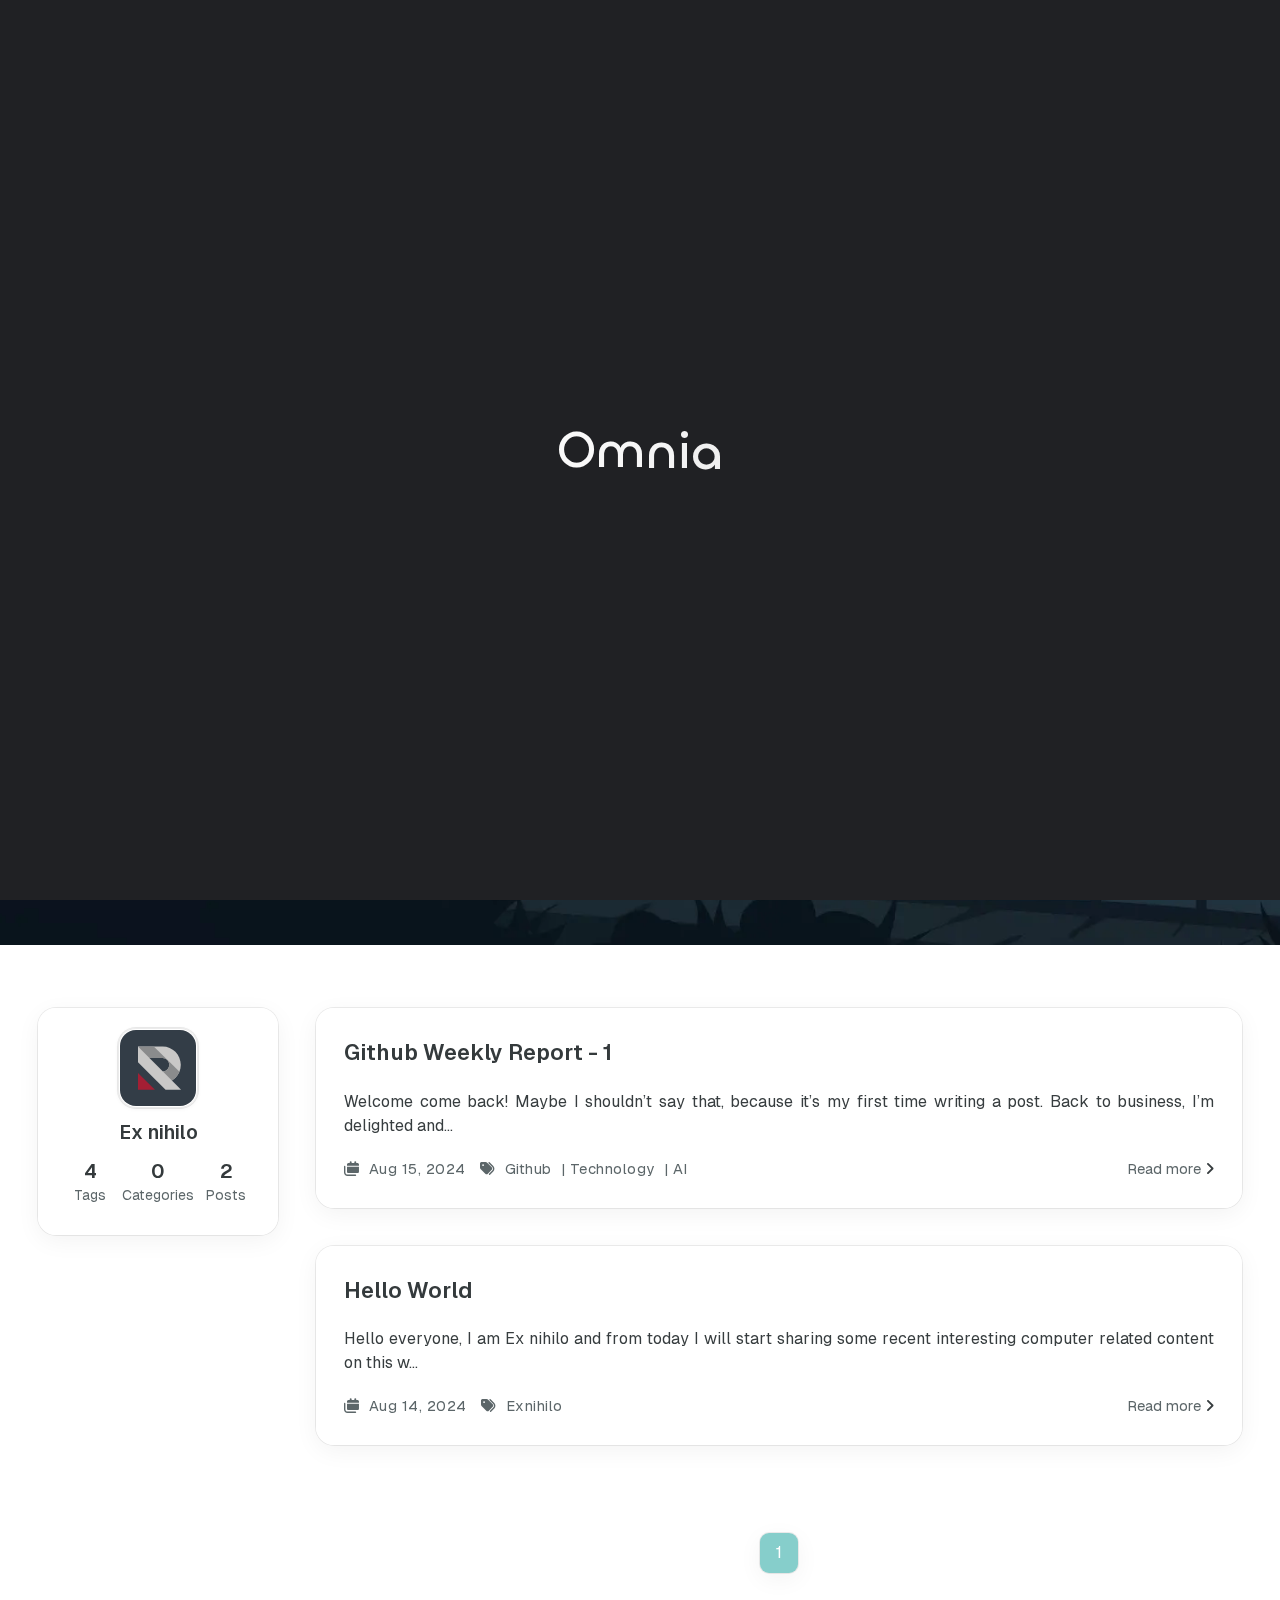
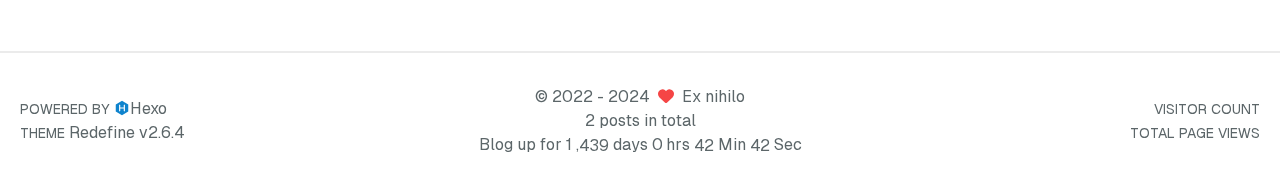
<file: index.html>
<!DOCTYPE html>
<html lang="en">
<head>
    <meta charset="utf-8">
    <meta name="viewport" content="width=device-width, initial-scale=1">
    <meta name="keywords" content="Hexo Theme Redefine">
    
    <meta name="author" content="Ex nihilo">
    <!-- preconnect -->
    <link rel="preconnect" href="https://fonts.googleapis.com">
    <link rel="preconnect" href="https://fonts.gstatic.com" crossorigin>

    
    <!--- Seo Part-->
    
    <link rel="canonical" href="http://example.com/"/>
    <meta name="robots" content="index,follow">
    <meta name="googlebot" content="index,follow">
    <meta name="revisit-after" content="1 days">
    
        <meta property="og:type" content="website">
<meta property="og:title" content="NIHIL">
<meta property="og:url" content="http://example.com/index.html">
<meta property="og:site_name" content="NIHIL">
<meta property="og:locale" content="en_US">
<meta property="article:author" content="Exnihilooo">
<meta name="twitter:card" content="summary">
    
    
    <!--- Icon Part-->
    <link rel="icon" type="image/png" href="/images/redefine-favicon.svg" sizes="192x192">
    <link rel="apple-touch-icon" sizes="180x180" href="/images/redefine-favicon.svg">
    <meta name="theme-color" content="#86cecb">
    <link rel="shortcut icon" href="/images/redefine-favicon.svg">
    <!--- Page Info-->
    
    <title>
        
        Omnia
    </title>

    
<link rel="stylesheet" href="/fonts/Chillax/chillax.css">


    <!--- Inject Part-->
    

    
<link rel="stylesheet" href="/css/style.css">


    
        
<link rel="stylesheet" href="/assets/build/styles.css">

    

    
<link rel="stylesheet" href="/fonts/GeistMono/geist-mono.css">

    
<link rel="stylesheet" href="/fonts/Geist/geist.css">

    <!--- Font Part-->
    
    
    
    

    
        
<script src="/js/libs/anime.min.js"></script>

    

    <script id="hexo-configurations">
    window.config = {"hostname":"example.com","root":"/","language":"en","path":"search.xml"};
    window.theme = {"articles":{"style":{"font_size":"16px","line_height":1.5,"image_border_radius":"14px","image_alignment":"center","image_caption":false,"link_icon":true,"title_alignment":"left","headings_top_spacing":{"h1":"3.2rem","h2":"2.4rem","h3":"1.9rem","h4":"1.6rem","h5":"1.4rem","h6":"1.3rem"}},"word_count":{"enable":true,"count":true,"min2read":true},"author_label":{"enable":false,"auto":false,"list":[]},"code_block":{"copy":true,"style":"mac","font":{"enable":false,"family":null,"url":null}},"toc":{"enable":true,"max_depth":3,"number":false,"expand":true,"init_open":true},"copyright":{"enable":true,"default":"cc_by_nc_sa"},"lazyload":true,"recommendation":{"enable":false,"title":"推荐阅读","limit":3,"mobile_limit":2,"placeholder":"/images/wallhaven-wqery6-light.webp","skip_dirs":[]}},"colors":{"primary":"#86cecb","secondary":null,"default_mode":"dark"},"global":{"fonts":{"chinese":{"enable":false,"family":null,"url":null},"english":{"enable":false,"family":null,"url":null}},"content_max_width":"1000px","sidebar_width":"210px","hover":{"shadow":true,"scale":false},"scroll_progress":{"bar":true,"percentage":true},"website_counter":{"url":"https://cn.vercount.one/js","enable":true,"site_pv":true,"site_uv":true,"post_pv":true},"single_page":true,"preloader":true,"open_graph":true,"google_analytics":{"enable":false,"id":null}},"home_banner":{"enable":true,"style":"fixed","image":{"light":"/images/wallhaven-wqery6-light.webp","dark":"/images/wallhaven-wqery6-dark.webp"},"title":"Omnia mutantur, nihil interit","subtitle":{"text":[],"hitokoto":{"enable":false,"api":"https://v1.hitokoto.cn"},"typing_speed":100,"backing_speed":80,"starting_delay":500,"backing_delay":1500,"loop":true,"smart_backspace":true},"text_color":{"light":"#fff","dark":"#d1d1b6"},"text_style":{"title_size":"2.8rem","subtitle_size":"1.5rem","line_height":1.2},"custom_font":{"enable":false,"family":null,"url":null},"social_links":{"enable":true,"style":"default","links":{"github":"https://github.com/Exnihilooo","instagram":"https://www.instagram.com/exnihilooooo/","email":"pwxsab@gmail.com","linkedin":"https://www.linkedin.com/in/wenxuan-pan-aa3951312/"},"qrs":{"weixin":null}}},"plugins":{"feed":{"enable":false},"aplayer":{"enable":false,"type":"fixed","audios":[{"name":null,"artist":null,"url":null,"cover":null,"lrc":null}]},"mermaid":{"enable":false,"version":"9.3.0"}},"version":"2.6.4","navbar":{"auto_hide":false,"color":{"left":"\t#137a7f","right":"#e12885","transparency":35},"width":{"home":"1200px","pages":"1000px"},"links":{"Home":{"path":"/","icon":"fa-regular fa-house"},"Archives":{"path":"/archives","icon":"fa-regular fa-archive"}},"search":{"enable":true,"preload":true}},"page_templates":{"friends_column":2,"tags_style":"blur"},"home":{"sidebar":{"enable":true,"position":"left","first_item":"menu","announcement":null,"show_on_mobile":true,"links":null},"article_date_format":"MMM D, YYYY","categories":{"enable":true,"limit":3},"tags":{"enable":true,"limit":3}},"footerStart":"2022/8/17 11:45:14"};
    window.lang_ago = {"second":"%s seconds ago","minute":"%s minutes ago","hour":"%s hours ago","day":"%s days ago","week":"%s weeks ago","month":"%s months ago","year":"%s years ago"};
    window.data = {"masonry":false};
  </script>
    
    <!--- Fontawesome Part-->
    
<link rel="stylesheet" href="/fontawesome/fontawesome.min.css">

    
<link rel="stylesheet" href="/fontawesome/brands.min.css">

    
<link rel="stylesheet" href="/fontawesome/solid.min.css">

    
<link rel="stylesheet" href="/fontawesome/regular.min.css">

    
    
    
    
<meta name="generator" content="Hexo 7.3.0"></head>


<body>
<div class="progress-bar-container">
    
        <span class="scroll-progress-bar"></span>
    

    
        <span class="pjax-progress-bar"></span>
<!--        <span class="swup-progress-icon">-->
<!--            <i class="fa-solid fa-circle-notch fa-spin"></i>-->
<!--        </span>-->
    
</div>



    <style>
    :root {
        --preloader-background-color: #fff;
        --preloader-text-color: #000;
    }

    @media (prefers-color-scheme: dark) {
        :root {
            --preloader-background-color: #202124;
            --preloader-text-color: #fff;
        }
    }

    @media (prefers-color-scheme: light) {
        :root {
            --preloader-background-color: #fff;
            --preloader-text-color: #000;
        }
    }

    @media (max-width: 600px) {
        .ml13 {
            font-size: 2.6rem !important; /* Adjust this value as needed */
        }
    }

    .preloader {
        display: flex;
        flex-direction: column;
        gap: 1rem; /* Tailwind 'gap-4' is 1rem */
        align-items: center;
        justify-content: center;
        position: fixed;
        padding: 12px;
        top: 0;
        right: 0;
        bottom: 0;
        left: 0;
        width: 100vw;
        height: 100vh; /* 'h-screen' is 100% of the viewport height */
        background-color: var(--preloader-background-color);
        z-index: 1100; /* 'z-[1100]' sets the z-index */
        transition: opacity 0.2s ease-in-out;
    }

    .ml13 {
        font-size: 3.2rem;
        /* text-transform: uppercase; */
        color: var(--preloader-text-color);
        letter-spacing: -1px;
        font-weight: 500;
        font-family: 'Chillax-Variable', sans-serif;
        text-align: center;
    }

    .ml13 .word {
        display: inline-flex;
        flex-wrap: wrap;
        white-space: nowrap;
    }

    .ml13 .letter {
        display: inline-block;
        line-height: 1em;
    }
</style>

<div class="preloader">
    <h2 class="ml13">
        Omnia
    </h2>
    <script>
        var textWrapper = document.querySelector('.ml13');
        // Split text into words
        var words = textWrapper.textContent.trim().split(' ');

        // Clear the existing content
        textWrapper.innerHTML = '';

        // Wrap each word and its letters in spans
        words.forEach(function(word) {
            var wordSpan = document.createElement('span');
            wordSpan.classList.add('word');
            wordSpan.innerHTML = word.replace(/\S/g, "<span class='letter'>$&</span>");
            textWrapper.appendChild(wordSpan);
            textWrapper.appendChild(document.createTextNode(' ')); // Add space between words
        });

        var animation = anime.timeline({loop: true})
            .add({
                targets: '.ml13 .letter',
                translateY: [40,0],
                translateZ: 0,
                opacity: [0,1],
                filter: ['blur(5px)', 'blur(0px)'], // Starting from blurred to unblurred
                easing: "easeOutExpo",
                duration: 1400,
                delay: (el, i) => 300 + 30 * i,
            }).add({
                targets: '.ml13 .letter',
                translateY: [0,-40],
                opacity: [1,0],
                filter: ['blur(0px)', 'blur(5px)'], // Ending from unblurred to blurred
                easing: "easeInExpo",
                duration: 1200,
                delay: (el, i) => 100 + 30 * i,
                complete: function() {
                    hidePreloader(); // Call hidePreloader after the animation completes
                }
            });

        let themeStatus = JSON.parse(localStorage.getItem('REDEFINE-THEME-STATUS'))?.isDark;

        // If the theme status is not found in local storage, check the preferred color scheme
        if (themeStatus === undefined || themeStatus === null) {
            if (window.matchMedia && window.matchMedia('(prefers-color-scheme: dark)').matches) {
                themeStatus = 'dark';
            } else {
                themeStatus = 'light';
            }
        }

        // Now you can use the themeStatus variable in your code
        if (themeStatus) {
            document.documentElement.style.setProperty('--preloader-background-color', '#202124');
            document.documentElement.style.setProperty('--preloader-text-color', '#fff');
        } else {
            document.documentElement.style.setProperty('--preloader-background-color', '#fff');
            document.documentElement.style.setProperty('--preloader-text-color', '#000');
        }

        window.addEventListener('load', function () {
            setTimeout(hidePreloader, 5000); // Call hidePreloader after 5000 milliseconds if not already called by animation
        });

        function hidePreloader() {
            var preloader = document.querySelector('.preloader');
            preloader.style.opacity = '0';
            setTimeout(function () {
                preloader.style.display = 'none';
            }, 200);
        }
    </script>
</div>

<main class="page-container" id="swup">

    
        
    <style>
        .home-banner-container {
            background: none !important;
        }
        .home-article-item,
        .sidebar-links,
        .sidebar-content,
        a.page-number,
        a.extend,
        .sidebar-links .links:hover,
        .right-bottom-tools,
        footer.footer {
            background-color: var(--background-color-transparent-80) !important;
        }
        .right-bottom-tools:hover,
        a.page-number:hover,
        a.extend:hover {
            background-color: var(--primary-color) !important;
        }
        .site-info,
        .home-article-sticky-label {
            background-color: var(--background-color-transparent-15) !important;
        }
        .home-article-sticky-label {
            backdrop-filter: none !important;
        }
    </style>
    <div class="home-banner-background transition-fade fixed top-0 left-0 w-screen h-screen scale-125 sm:scale-110 box-border will-change-transform bg-cover">
        <img src="/images/wallhaven-wqery6-light.webp" alt="home-banner-background" class="w-full h-full object-cover dark:hidden">
        <img src="/images/wallhaven-wqery6-dark.webp" alt="home-banner-background" class="w-full h-full object-cover hidden dark:block">
    </div>


<div class="home-banner-container flex justify-center items-center transition-fade relative">
    
    <div class="content mt-8 flex flex-col justify-center items-center">
        <div class="description flex flex-col justify-center items-center w-screen font-medium text-center"
        
        >
            Omnia mutantur, nihil interit
            
            
                <p><i id="subtitle"></i></p>
            
        </div>
        
            
            <div class="absolute bottom-0.5 flex flex-row justify-between max-w-[1340px] items-center w-full px-8 sm:px-12">
                <div class="flex p-3 bg-gray-300/50 dark:bg-gray-500/40 backdrop-blur-lg border border-white/20 dark:border-gray-500/30 group rounded-full cursor-pointer flex justify-center items-center aspect-square h-full shadow-redefine-flat hover:shadow-redefine-flat-hover transition-shadow" onclick="scrollToMain()" >
                    <i class="fa-solid fa-arrow-down fa-fw fa-lg group-hover:translate-y-1 transition-transform"></i>
                </div>
                <div class="social-contacts px-6 py-3 bg-gray-300/50 dark:bg-gray-500/40 backdrop-blur-lg border border-white/20 dark:border-gray-500/30 shadow-redefine-flat rounded-full flex flex-row gap-3 items-center">
                    
                        
                            
                                <span class="social-contact-item github">
                                    <a target="_blank" href="https://github.com/Exnihilooo">
                                        <i class="fa-brands fa-fw fa-lg fa-github"></i>
                                    </a>
                                </span>
                            
                        
                    
                        
                            
                                <span class="social-contact-item instagram">
                                    <a target="_blank" href="https://www.instagram.com/exnihilooooo/">
                                        <i class="fa-brands fa-fw fa-lg fa-instagram"></i>
                                    </a>
                                </span>
                            
                        
                    
                        
                            
                                <span class="social-contact-item email ">
                                    <a href="mailto:pwxsab@gmail.com">
                                        <i class="fa-solid fa-fw fa-at fa-lg"></i>
                                    </a>
                                </span>
                            
                        
                    
                        
                            
                                <span class="social-contact-item linkedin">
                                    <a target="_blank" href="https://www.linkedin.com/in/wenxuan-pan-aa3951312/">
                                        <i class="fa-brands fa-fw fa-lg fa-linkedin"></i>
                                    </a>
                                </span>
                            
                        
                    
                    
                </div>
            </div>
        
    </div>
    <script>
        const scrollToMain = ()=> {
            console.log('scroll');
            const target = document.querySelector('.main-content-container');
            target.scrollIntoView({ behavior: 'smooth'});
        }
    </script>
</div>
    

    <div class="main-content-container">


        <div class="main-content-header">
            <header class="navbar-container px-6 md:px-12">

    <div class="navbar-content has-home-banner">
        <div class="left">
            
            <a class="logo-title" href="/">
                <h1>
                Omnia
                </h1>
            </a>
        </div>

        <div class="right">
            <!-- PC -->
            <div class="desktop">
                <ul class="navbar-list">
                    
                        
                            

                            <li class="navbar-item">
                                <!-- Menu -->
                                <a class="active"
                                   href="/"
                                        >
                                    <i class="fa-regular fa-house fa-fw"></i>
                                    HOME
                                    
                                </a>

                                <!-- Submenu -->
                                
                            </li>
                    
                        
                            

                            <li class="navbar-item">
                                <!-- Menu -->
                                <a class=""
                                   href="/archives"
                                        >
                                    <i class="fa-regular fa-archive fa-fw"></i>
                                    ARCHIVES
                                    
                                </a>

                                <!-- Submenu -->
                                
                            </li>
                    
                    
                        <li class="navbar-item search search-popup-trigger">
                            <i class="fa-solid fa-magnifying-glass"></i>
                        </li>
                    
                </ul>
            </div>
            <!-- Mobile -->
            <div class="mobile">
                
                    <div class="icon-item search search-popup-trigger"><i class="fa-solid fa-magnifying-glass"></i>
                    </div>
                
                <div class="icon-item navbar-bar">
                    <div class="navbar-bar-middle"></div>
                </div>
            </div>
        </div>
    </div>

    <!-- Mobile sheet -->
    <div class="navbar-drawer h-screen w-full absolute top-0 left-0 bg-background-color flex flex-col justify-between">
        <ul class="drawer-navbar-list flex flex-col px-4 justify-center items-start">
            
                
                    

                    <li class="drawer-navbar-item text-base my-1.5 flex flex-col w-full">
                        
                        <a class="py-1.5 px-2 flex flex-row items-center justify-between gap-1 hover:!text-primary active:!text-primary text-2xl font-semibold group border-b border-border-color hover:border-primary w-full active"
                           href="/"
                        >
                            <span>
                                HOME
                            </span>
                            
                                <i class="fa-regular fa-house fa-sm fa-fw"></i>
                            
                        </a>
                        

                        
                    </li>
            
                
                    

                    <li class="drawer-navbar-item text-base my-1.5 flex flex-col w-full">
                        
                        <a class="py-1.5 px-2 flex flex-row items-center justify-between gap-1 hover:!text-primary active:!text-primary text-2xl font-semibold group border-b border-border-color hover:border-primary w-full "
                           href="/archives"
                        >
                            <span>
                                ARCHIVES
                            </span>
                            
                                <i class="fa-regular fa-archive fa-sm fa-fw"></i>
                            
                        </a>
                        

                        
                    </li>
            

            
            
        </ul>

        <div class="statistics flex justify-around my-2.5">
    <a class="item tag-count-item flex flex-col justify-center items-center w-20" href="/tags">
        <div class="number text-2xl sm:text-xl text-second-text-color font-semibold">4</div>
        <div class="label text-third-text-color text-sm">Tags</div>
    </a>
    <a class="item tag-count-item flex flex-col justify-center items-center w-20" href="/categories">
        <div class="number text-2xl sm:text-xl text-second-text-color font-semibold">0</div>
        <div class="label text-third-text-color text-sm">Categories</div>
    </a>
    <a class="item tag-count-item flex flex-col justify-center items-center w-20" href="/archives">
        <div class="number text-2xl sm:text-xl text-second-text-color font-semibold">2</div>
        <div class="label text-third-text-color text-sm">Posts</div>
    </a>
</div>
    </div>

    <div class="window-mask"></div>

</header>


        </div>

        <div class="main-content-body">

            
                <div class="home-sidebar-container">
    <div class="sticky-container sticky">
        
        
            
            <div class="sidebar-content" >
                <div class="avatar flex justify-center">
    <img src="/images/redefine-avatar.svg">
</div>
                <div class="author flex flex-col justify-center my-2.5 mx-0">
    <div class="name">Ex nihilo</div>
    
</div>
                <div class="statistics flex justify-around my-2.5">
    <a class="item tag-count-item flex flex-col justify-center items-center w-20" href="/tags">
        <div class="number text-2xl sm:text-xl text-second-text-color font-semibold">4</div>
        <div class="label text-third-text-color text-sm">Tags</div>
    </a>
    <a class="item tag-count-item flex flex-col justify-center items-center w-20" href="/categories">
        <div class="number text-2xl sm:text-xl text-second-text-color font-semibold">0</div>
        <div class="label text-third-text-color text-sm">Categories</div>
    </a>
    <a class="item tag-count-item flex flex-col justify-center items-center w-20" href="/archives">
        <div class="number text-2xl sm:text-xl text-second-text-color font-semibold">2</div>
        <div class="label text-third-text-color text-sm">Posts</div>
    </a>
</div>
            </div>
        

    </div>
</div>

            

            <div class="main-content">

                
                    <div class="home-content-container">
    <ul class="home-article-list">
        
            <li class="home-article-item">

                

                

                
                <div class="flex flex-col gap-5 px-7 pb-7 pt-7">
                    <h3 class="home-article-title">
                        <a href="/2024/08/15/Github%20Weekly%20Report%20-%201/">
                            Github Weekly Report - 1
                        </a>
                    </h3>

                    <div class="home-article-content markdown-body">
                        
                            Welcome come back! Maybe I shouldn’t say that, because it’s my first time writing a post.
Back to business, I’m delighted and...
                        
                    </div>

                    <div class="home-article-meta-info-container">
    <div class="home-article-meta-info">
        <span><i class="fa-solid fa-calendars"></i>&nbsp;
            <span class="home-article-date" data-date="Thu Aug 15 2024 16:42:11 GMT+0400">
                
                    Aug 15, 2024
                
            </span>
        </span>
        
        
            <span class="home-article-tag">
                <i class="fa-solid fa-tags"></i>&nbsp;
                <ul>
                    
                        <li>
                            
                            <a href="/tags/Github/">Github</a>&nbsp;
                        </li>
                    
                        <li>
                            | 
                            <a href="/tags/Technology/">Technology</a>&nbsp;
                        </li>
                    
                        <li>
                            | 
                            <a href="/tags/AI/">AI</a>&nbsp;
                        </li>
                    
                </ul>
            </span>
        
    </div>

    <a href="/2024/08/15/Github%20Weekly%20Report%20-%201/">Read more<span class="seo-reader-text">Github Weekly Report - 1</span>&nbsp;<i class="fa-solid fa-angle-right"></i></a>
</div>

                </div>
            </li>
        
            <li class="home-article-item">

                

                

                
                <div class="flex flex-col gap-5 px-7 pb-7 pt-7">
                    <h3 class="home-article-title">
                        <a href="/2024/08/14/hello_world/">
                            Hello World
                        </a>
                    </h3>

                    <div class="home-article-content markdown-body">
                        
                            Hello everyone, I am Ex nihilo and from today I will start sharing some recent interesting computer related content on this w...
                        
                    </div>

                    <div class="home-article-meta-info-container">
    <div class="home-article-meta-info">
        <span><i class="fa-solid fa-calendars"></i>&nbsp;
            <span class="home-article-date" data-date="Wed Aug 14 2024 23:09:33 GMT+0400">
                
                    Aug 14, 2024
                
            </span>
        </span>
        
        
            <span class="home-article-tag">
                <i class="fa-solid fa-tags"></i>&nbsp;
                <ul>
                    
                        <li>
                            
                            <a href="/tags/Exnihilo/">Exnihilo</a>&nbsp;
                        </li>
                    
                </ul>
            </span>
        
    </div>

    <a href="/2024/08/14/hello_world/">Read more<span class="seo-reader-text">Hello World</span>&nbsp;<i class="fa-solid fa-angle-right"></i></a>
</div>

                </div>
            </li>
        
    </ul>

    <div class="home-paginator px-7 py-5">
        <div class="paginator">
    <span class="page-number current">1</span>
</div>

    </div>
</div>

                    <div class="comment-container pjax"></div>
                

            </div>

            

        </div>

        <div class="main-content-footer">
            <footer class="footer mt-5 py-5 h-auto text-base text-third-text-color relative border-t-2 border-t-border-color">
    <div class="info-container py-3 text-center">
        
        <div class="text-center">
            &copy;
            
              <span>2022</span>
              -
            
            2024&nbsp;&nbsp;<i class="fa-solid fa-heart fa-beat" style="--fa-animation-duration: 0.5s; color: #f54545"></i>&nbsp;&nbsp;<a href="/">Ex nihilo</a>
            
                
                <p class="post-count space-x-0.5">
                    <span>
                        2 posts in total
                    </span>
                    
                </p>
            
        </div>
        
            <script data-swup-reload-script src="https://cn.vercount.one/js"></script>
            <div class="relative text-center lg:absolute lg:right-[20px] lg:top-1/2 lg:-translate-y-1/2 lg:text-right">
                
                    <span id="busuanzi_container_site_uv" class="lg:!block">
                        <span class="text-sm">VISITOR COUNT</span>
                        <span id="busuanzi_value_site_uv"></span>
                    </span>
                
                
                    <span id="busuanzi_container_site_pv" class="lg:!block">
                        <span class="text-sm">TOTAL PAGE VIEWS</span>
                        <span id="busuanzi_value_site_pv"></span>
                    </span>
                
            </div>
        
        <div class="relative text-center lg:absolute lg:left-[20px] lg:top-1/2 lg:-translate-y-1/2 lg:text-left">
            <span class="lg:block text-sm">POWERED BY <?xml version="1.0" encoding="utf-8"?><!DOCTYPE svg PUBLIC "-//W3C//DTD SVG 1.1//EN" "http://www.w3.org/Graphics/SVG/1.1/DTD/svg11.dtd"><svg class="relative top-[2px] inline-block align-baseline" version="1.1" id="圖層_1" xmlns="http://www.w3.org/2000/svg" xmlns:xlink="http://www.w3.org/1999/xlink" x="0px" y="0px" width="1rem" height="1rem" viewBox="0 0 512 512" enable-background="new 0 0 512 512" xml:space="preserve"><path fill="#0E83CD" d="M256.4,25.8l-200,115.5L56,371.5l199.6,114.7l200-115.5l0.4-230.2L256.4,25.8z M349,354.6l-18.4,10.7l-18.6-11V275H200v79.6l-18.4,10.7l-18.6-11v-197l18.5-10.6l18.5,10.8V237h112v-79.6l18.5-10.6l18.5,10.8V354.6z"/></svg><a target="_blank" class="text-base" href="https://hexo.io">Hexo</a></span>
            <span class="text-sm lg:block">THEME&nbsp;<a class="text-base" target="_blank" href="https://github.com/EvanNotFound/hexo-theme-redefine">Redefine v2.6.4</a></span>
        </div>
        
        
            <div>
                Blog up for <span class="odometer" id="runtime_days" ></span> days <span class="odometer" id="runtime_hours"></span> hrs <span class="odometer" id="runtime_minutes"></span> Min <span class="odometer" id="runtime_seconds"></span> Sec
            </div>
        
        
            <script data-swup-reload-script>
                try {
                    function odometer_init() {
                    const elements = document.querySelectorAll('.odometer');
                    elements.forEach(el => {
                        new Odometer({
                            el,
                            format: '( ddd).dd',
                            duration: 200
                        });
                    });
                    }
                    odometer_init();
                } catch (error) {}
            </script>
        
        
        
    </div>  
</footer>
        </div>
    </div>

    

    <div class="right-side-tools-container">
        <div class="side-tools-container">
    <ul class="hidden-tools-list">
        <li class="right-bottom-tools tool-font-adjust-plus flex justify-center items-center">
            <i class="fa-regular fa-magnifying-glass-plus"></i>
        </li>

        <li class="right-bottom-tools tool-font-adjust-minus flex justify-center items-center">
            <i class="fa-regular fa-magnifying-glass-minus"></i>
        </li>

        <li class="right-bottom-tools tool-dark-light-toggle flex justify-center items-center">
            <i class="fa-regular fa-moon"></i>
        </li>

        <!-- rss -->
        

        

        <li class="right-bottom-tools tool-scroll-to-bottom flex justify-center items-center">
            <i class="fa-regular fa-arrow-down"></i>
        </li>
    </ul>

    <ul class="visible-tools-list">
        <li class="right-bottom-tools toggle-tools-list flex justify-center items-center">
            <i class="fa-regular fa-cog fa-spin"></i>
        </li>
        
            <li class="right-bottom-tools tool-scroll-to-top flex justify-center items-center">
                <i class="arrow-up fas fa-arrow-up"></i>
                <span class="percent"></span>
            </li>
        
        
    </ul>
</div>

    </div>

    <div class="image-viewer-container">
    <img src="">
</div>


    
        <div class="search-pop-overlay">
    <div class="popup search-popup">
        <div class="search-header">
          <span class="search-input-field-pre">
            <i class="fa-solid fa-keyboard"></i>
          </span>
            <div class="search-input-container">
                <input autocomplete="off"
                       autocorrect="off"
                       autocapitalize="off"
                       placeholder="Search..."
                       spellcheck="false"
                       type="search"
                       class="search-input"
                >
            </div>
            <span class="popup-btn-close">
                <i class="fa-solid fa-times"></i>
            </span>
        </div>
        <div id="search-result">
            <div id="no-result">
                <i class="fa-solid fa-spinner fa-spin-pulse fa-5x fa-fw"></i>
            </div>
        </div>
    </div>
</div>

    

</main>


    
<script src="/js/libs/Swup.min.js"></script>

<script src="/js/libs/SwupSlideTheme.min.js"></script>

<script src="/js/libs/SwupScriptsPlugin.min.js"></script>

<script src="/js/libs/SwupProgressPlugin.min.js"></script>

<script src="/js/libs/SwupScrollPlugin.min.js"></script>

<script src="/js/libs/SwupPreloadPlugin.min.js"></script>

<script>
    const swup = new Swup({
        plugins: [
            new SwupScriptsPlugin({
                optin: true,
            }),
            new SwupProgressPlugin(),
            new SwupScrollPlugin({
                offset: 80,
            }),
            new SwupSlideTheme({
                mainElement: ".main-content-body",
            }),
            new SwupPreloadPlugin(),
        ],
        containers: ["#swup"],
    });
</script>








<script src="/js/tools/imageViewer.js" type="module"></script>

<script src="/js/utils.js" type="module"></script>

<script src="/js/main.js" type="module"></script>

<script src="/js/layouts/navbarShrink.js" type="module"></script>

<script src="/js/tools/scrollTopBottom.js" type="module"></script>

<script src="/js/tools/lightDarkSwitch.js" type="module"></script>

<script src="/js/layouts/categoryList.js" type="module"></script>



    
<script src="/js/tools/localSearch.js" type="module"></script>




    
<script src="/js/tools/codeBlock.js" type="module"></script>




    
<script src="/js/layouts/lazyload.js" type="module"></script>




    
<script src="/js/tools/runtime.js"></script>

    
<script src="/js/libs/odometer.min.js"></script>

    
<link rel="stylesheet" href="/assets/odometer-theme-minimal.css">




  
<script src="/js/libs/Typed.min.js"></script>

  
<script src="/js/plugins/typed.js" type="module"></script>









<div class="post-scripts" data-swup-reload-script>
    
        
<script src="/js/tools/tocToggle.js" type="module"></script>

<script src="/js/layouts/toc.js" type="module"></script>

<script src="/js/plugins/tabs.js" type="module"></script>

    
</div>


</body>
</html>
</file>
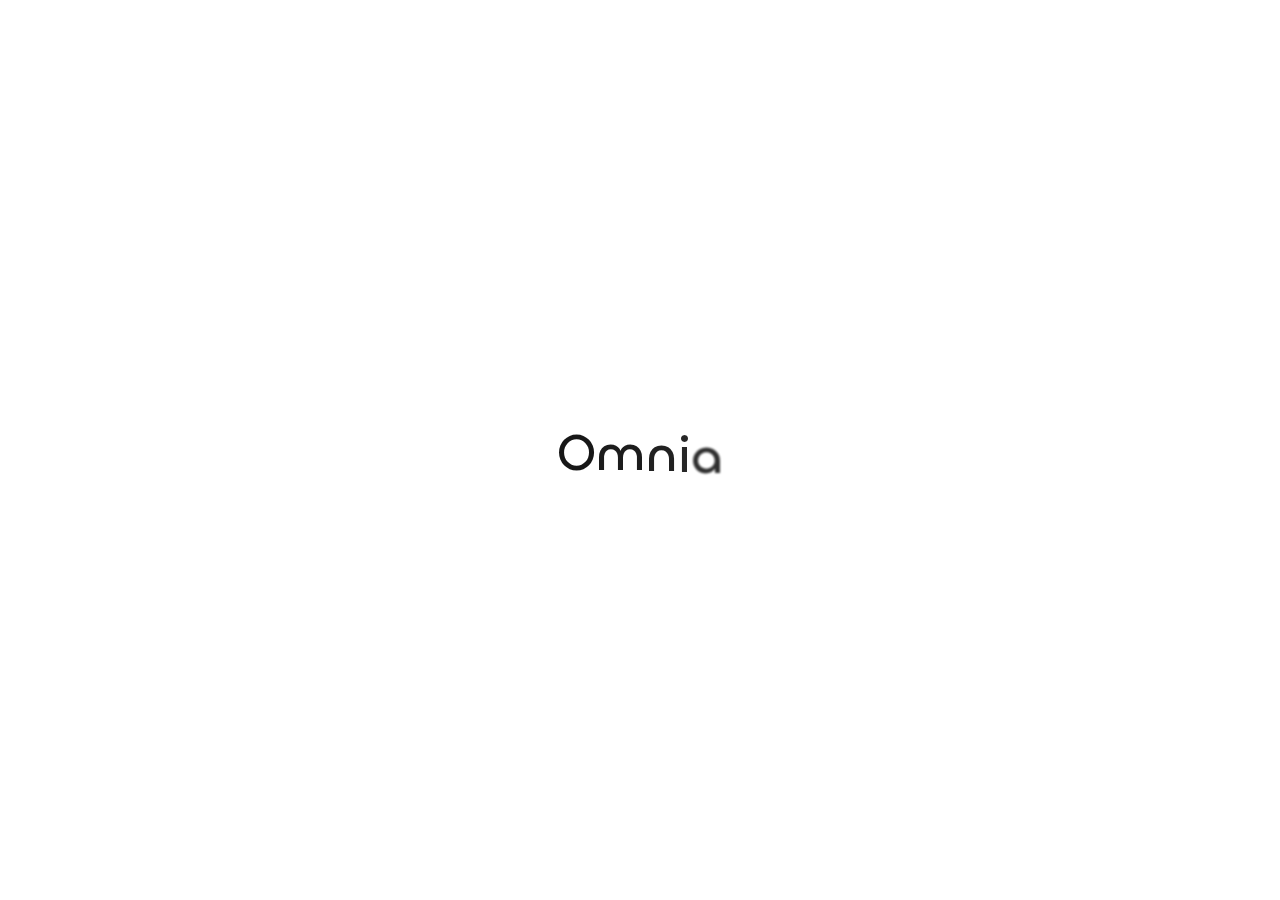
<file: archives/index.html>
<!DOCTYPE html>
<html lang="en">
<head>
    <meta charset="utf-8">
    <meta name="viewport" content="width=device-width, initial-scale=1">
    <meta name="keywords" content="Hexo Theme Redefine">
    
    <meta name="author" content="Ex nihilo">
    <!-- preconnect -->
    <link rel="preconnect" href="https://fonts.googleapis.com">
    <link rel="preconnect" href="https://fonts.gstatic.com" crossorigin>

    
    <!--- Seo Part-->
    
    <link rel="canonical" href="http://example.com/archives/"/>
    <meta name="robots" content="index,follow">
    <meta name="googlebot" content="index,follow">
    <meta name="revisit-after" content="1 days">
    
        <meta property="og:type" content="website">
<meta property="og:title" content="NIHIL">
<meta property="og:url" content="http://example.com/archives/index.html">
<meta property="og:site_name" content="NIHIL">
<meta property="og:locale" content="en_US">
<meta property="article:author" content="Exnihilooo">
<meta name="twitter:card" content="summary">
    
    
    <!--- Icon Part-->
    <link rel="icon" type="image/png" href="/images/redefine-favicon.svg" sizes="192x192">
    <link rel="apple-touch-icon" sizes="180x180" href="/images/redefine-favicon.svg">
    <meta name="theme-color" content="#86cecb">
    <link rel="shortcut icon" href="/images/redefine-favicon.svg">
    <!--- Page Info-->
    
    <title>
        
            Archive -
        
        Omnia
    </title>

    
<link rel="stylesheet" href="/fonts/Chillax/chillax.css">


    <!--- Inject Part-->
    

    
<link rel="stylesheet" href="/css/style.css">


    
        
<link rel="stylesheet" href="/assets/build/styles.css">

    

    
<link rel="stylesheet" href="/fonts/GeistMono/geist-mono.css">

    
<link rel="stylesheet" href="/fonts/Geist/geist.css">

    <!--- Font Part-->
    
    
    
    

    
        
<script src="/js/libs/anime.min.js"></script>

    

    <script id="hexo-configurations">
    window.config = {"hostname":"example.com","root":"/","language":"en","path":"search.xml"};
    window.theme = {"articles":{"style":{"font_size":"16px","line_height":1.5,"image_border_radius":"14px","image_alignment":"center","image_caption":false,"link_icon":true,"title_alignment":"left","headings_top_spacing":{"h1":"3.2rem","h2":"2.4rem","h3":"1.9rem","h4":"1.6rem","h5":"1.4rem","h6":"1.3rem"}},"word_count":{"enable":true,"count":true,"min2read":true},"author_label":{"enable":false,"auto":false,"list":[]},"code_block":{"copy":true,"style":"mac","font":{"enable":false,"family":null,"url":null}},"toc":{"enable":true,"max_depth":3,"number":false,"expand":true,"init_open":true},"copyright":{"enable":true,"default":"cc_by_nc_sa"},"lazyload":true,"recommendation":{"enable":false,"title":"推荐阅读","limit":3,"mobile_limit":2,"placeholder":"/images/wallhaven-wqery6-light.webp","skip_dirs":[]}},"colors":{"primary":"#86cecb","secondary":null,"default_mode":"dark"},"global":{"fonts":{"chinese":{"enable":false,"family":null,"url":null},"english":{"enable":false,"family":null,"url":null}},"content_max_width":"1000px","sidebar_width":"210px","hover":{"shadow":true,"scale":false},"scroll_progress":{"bar":true,"percentage":true},"website_counter":{"url":"https://cn.vercount.one/js","enable":true,"site_pv":true,"site_uv":true,"post_pv":true},"single_page":true,"preloader":true,"open_graph":true,"google_analytics":{"enable":false,"id":null}},"home_banner":{"enable":true,"style":"fixed","image":{"light":"/images/wallhaven-wqery6-light.webp","dark":"/images/wallhaven-wqery6-dark.webp"},"title":"Omnia mutantur, nihil interit","subtitle":{"text":[],"hitokoto":{"enable":false,"api":"https://v1.hitokoto.cn"},"typing_speed":100,"backing_speed":80,"starting_delay":500,"backing_delay":1500,"loop":true,"smart_backspace":true},"text_color":{"light":"#fff","dark":"#d1d1b6"},"text_style":{"title_size":"2.8rem","subtitle_size":"1.5rem","line_height":1.2},"custom_font":{"enable":false,"family":null,"url":null},"social_links":{"enable":true,"style":"default","links":{"github":"https://github.com/Exnihilooo","instagram":"https://www.instagram.com/exnihilooooo/","email":"pwxsab@gmail.com","linkedin":"https://www.linkedin.com/in/wenxuan-pan-aa3951312/"},"qrs":{"weixin":null}}},"plugins":{"feed":{"enable":false},"aplayer":{"enable":false,"type":"fixed","audios":[{"name":null,"artist":null,"url":null,"cover":null,"lrc":null}]},"mermaid":{"enable":false,"version":"9.3.0"}},"version":"2.6.4","navbar":{"auto_hide":false,"color":{"left":"\t#137a7f","right":"#e12885","transparency":35},"width":{"home":"1200px","pages":"1000px"},"links":{"Home":{"path":"/","icon":"fa-regular fa-house"},"Archives":{"path":"/archives","icon":"fa-regular fa-archive"}},"search":{"enable":true,"preload":true}},"page_templates":{"friends_column":2,"tags_style":"blur"},"home":{"sidebar":{"enable":true,"position":"left","first_item":"menu","announcement":null,"show_on_mobile":true,"links":null},"article_date_format":"MMM D, YYYY","categories":{"enable":true,"limit":3},"tags":{"enable":true,"limit":3}},"footerStart":"2022/8/17 11:45:14"};
    window.lang_ago = {"second":"%s seconds ago","minute":"%s minutes ago","hour":"%s hours ago","day":"%s days ago","week":"%s weeks ago","month":"%s months ago","year":"%s years ago"};
    window.data = {"masonry":false};
  </script>
    
    <!--- Fontawesome Part-->
    
<link rel="stylesheet" href="/fontawesome/fontawesome.min.css">

    
<link rel="stylesheet" href="/fontawesome/brands.min.css">

    
<link rel="stylesheet" href="/fontawesome/solid.min.css">

    
<link rel="stylesheet" href="/fontawesome/regular.min.css">

    
    
    
    
<meta name="generator" content="Hexo 7.3.0"></head>


<body>
<div class="progress-bar-container">
    
        <span class="scroll-progress-bar"></span>
    

    
        <span class="pjax-progress-bar"></span>
<!--        <span class="swup-progress-icon">-->
<!--            <i class="fa-solid fa-circle-notch fa-spin"></i>-->
<!--        </span>-->
    
</div>



    <style>
    :root {
        --preloader-background-color: #fff;
        --preloader-text-color: #000;
    }

    @media (prefers-color-scheme: dark) {
        :root {
            --preloader-background-color: #202124;
            --preloader-text-color: #fff;
        }
    }

    @media (prefers-color-scheme: light) {
        :root {
            --preloader-background-color: #fff;
            --preloader-text-color: #000;
        }
    }

    @media (max-width: 600px) {
        .ml13 {
            font-size: 2.6rem !important; /* Adjust this value as needed */
        }
    }

    .preloader {
        display: flex;
        flex-direction: column;
        gap: 1rem; /* Tailwind 'gap-4' is 1rem */
        align-items: center;
        justify-content: center;
        position: fixed;
        padding: 12px;
        top: 0;
        right: 0;
        bottom: 0;
        left: 0;
        width: 100vw;
        height: 100vh; /* 'h-screen' is 100% of the viewport height */
        background-color: var(--preloader-background-color);
        z-index: 1100; /* 'z-[1100]' sets the z-index */
        transition: opacity 0.2s ease-in-out;
    }

    .ml13 {
        font-size: 3.2rem;
        /* text-transform: uppercase; */
        color: var(--preloader-text-color);
        letter-spacing: -1px;
        font-weight: 500;
        font-family: 'Chillax-Variable', sans-serif;
        text-align: center;
    }

    .ml13 .word {
        display: inline-flex;
        flex-wrap: wrap;
        white-space: nowrap;
    }

    .ml13 .letter {
        display: inline-block;
        line-height: 1em;
    }
</style>

<div class="preloader">
    <h2 class="ml13">
        Omnia
    </h2>
    <script>
        var textWrapper = document.querySelector('.ml13');
        // Split text into words
        var words = textWrapper.textContent.trim().split(' ');

        // Clear the existing content
        textWrapper.innerHTML = '';

        // Wrap each word and its letters in spans
        words.forEach(function(word) {
            var wordSpan = document.createElement('span');
            wordSpan.classList.add('word');
            wordSpan.innerHTML = word.replace(/\S/g, "<span class='letter'>$&</span>");
            textWrapper.appendChild(wordSpan);
            textWrapper.appendChild(document.createTextNode(' ')); // Add space between words
        });

        var animation = anime.timeline({loop: true})
            .add({
                targets: '.ml13 .letter',
                translateY: [40,0],
                translateZ: 0,
                opacity: [0,1],
                filter: ['blur(5px)', 'blur(0px)'], // Starting from blurred to unblurred
                easing: "easeOutExpo",
                duration: 1400,
                delay: (el, i) => 300 + 30 * i,
            }).add({
                targets: '.ml13 .letter',
                translateY: [0,-40],
                opacity: [1,0],
                filter: ['blur(0px)', 'blur(5px)'], // Ending from unblurred to blurred
                easing: "easeInExpo",
                duration: 1200,
                delay: (el, i) => 100 + 30 * i,
                complete: function() {
                    hidePreloader(); // Call hidePreloader after the animation completes
                }
            });

        let themeStatus = JSON.parse(localStorage.getItem('REDEFINE-THEME-STATUS'))?.isDark;

        // If the theme status is not found in local storage, check the preferred color scheme
        if (themeStatus === undefined || themeStatus === null) {
            if (window.matchMedia && window.matchMedia('(prefers-color-scheme: dark)').matches) {
                themeStatus = 'dark';
            } else {
                themeStatus = 'light';
            }
        }

        // Now you can use the themeStatus variable in your code
        if (themeStatus) {
            document.documentElement.style.setProperty('--preloader-background-color', '#202124');
            document.documentElement.style.setProperty('--preloader-text-color', '#fff');
        } else {
            document.documentElement.style.setProperty('--preloader-background-color', '#fff');
            document.documentElement.style.setProperty('--preloader-text-color', '#000');
        }

        window.addEventListener('load', function () {
            setTimeout(hidePreloader, 5000); // Call hidePreloader after 5000 milliseconds if not already called by animation
        });

        function hidePreloader() {
            var preloader = document.querySelector('.preloader');
            preloader.style.opacity = '0';
            setTimeout(function () {
                preloader.style.display = 'none';
            }, 200);
        }
    </script>
</div>

<main class="page-container" id="swup">

    

    <div class="main-content-container">


        <div class="main-content-header">
            <header class="navbar-container px-6 md:px-12">

    <div class="navbar-content ">
        <div class="left">
            
            <a class="logo-title" href="/">
                
                Omnia
                
            </a>
        </div>

        <div class="right">
            <!-- PC -->
            <div class="desktop">
                <ul class="navbar-list">
                    
                        
                            

                            <li class="navbar-item">
                                <!-- Menu -->
                                <a class=""
                                   href="/"
                                        >
                                    <i class="fa-regular fa-house fa-fw"></i>
                                    HOME
                                    
                                </a>

                                <!-- Submenu -->
                                
                            </li>
                    
                        
                            

                            <li class="navbar-item">
                                <!-- Menu -->
                                <a class="active"
                                   href="/archives"
                                        >
                                    <i class="fa-regular fa-archive fa-fw"></i>
                                    ARCHIVES
                                    
                                </a>

                                <!-- Submenu -->
                                
                            </li>
                    
                    
                        <li class="navbar-item search search-popup-trigger">
                            <i class="fa-solid fa-magnifying-glass"></i>
                        </li>
                    
                </ul>
            </div>
            <!-- Mobile -->
            <div class="mobile">
                
                    <div class="icon-item search search-popup-trigger"><i class="fa-solid fa-magnifying-glass"></i>
                    </div>
                
                <div class="icon-item navbar-bar">
                    <div class="navbar-bar-middle"></div>
                </div>
            </div>
        </div>
    </div>

    <!-- Mobile sheet -->
    <div class="navbar-drawer h-screen w-full absolute top-0 left-0 bg-background-color flex flex-col justify-between">
        <ul class="drawer-navbar-list flex flex-col px-4 justify-center items-start">
            
                
                    

                    <li class="drawer-navbar-item text-base my-1.5 flex flex-col w-full">
                        
                        <a class="py-1.5 px-2 flex flex-row items-center justify-between gap-1 hover:!text-primary active:!text-primary text-2xl font-semibold group border-b border-border-color hover:border-primary w-full "
                           href="/"
                        >
                            <span>
                                HOME
                            </span>
                            
                                <i class="fa-regular fa-house fa-sm fa-fw"></i>
                            
                        </a>
                        

                        
                    </li>
            
                
                    

                    <li class="drawer-navbar-item text-base my-1.5 flex flex-col w-full">
                        
                        <a class="py-1.5 px-2 flex flex-row items-center justify-between gap-1 hover:!text-primary active:!text-primary text-2xl font-semibold group border-b border-border-color hover:border-primary w-full active"
                           href="/archives"
                        >
                            <span>
                                ARCHIVES
                            </span>
                            
                                <i class="fa-regular fa-archive fa-sm fa-fw"></i>
                            
                        </a>
                        

                        
                    </li>
            

            
            
        </ul>

        <div class="statistics flex justify-around my-2.5">
    <a class="item tag-count-item flex flex-col justify-center items-center w-20" href="/tags">
        <div class="number text-2xl sm:text-xl text-second-text-color font-semibold">4</div>
        <div class="label text-third-text-color text-sm">Tags</div>
    </a>
    <a class="item tag-count-item flex flex-col justify-center items-center w-20" href="/categories">
        <div class="number text-2xl sm:text-xl text-second-text-color font-semibold">0</div>
        <div class="label text-third-text-color text-sm">Categories</div>
    </a>
    <a class="item tag-count-item flex flex-col justify-center items-center w-20" href="/archives">
        <div class="number text-2xl sm:text-xl text-second-text-color font-semibold">2</div>
        <div class="label text-third-text-color text-sm">Posts</div>
    </a>
</div>
    </div>

    <div class="window-mask"></div>

</header>


        </div>

        <div class="main-content-body">

            

            <div class="main-content">

                
                    <div class="archive-container shadow-none hover:shadow-none sm:shadow-redefine sm:hover:shadow-redefine-hover">
    
<div class="archive-list-container">
    
        <section class="archive-item mb-spacing-unit last:mb-0">
            <div class="archive-item-header flex flex-row items-center mb-2">
                <span class="archive-year font-semibold text-3xl mr-2">2024</span>
                <span class="archive-year-post-count text-xs md:text-sm font-bold rounded-small bg-third-background-color py-[2px] px-[10px] border border-border-color">2</span>
            </div>
            
            <ul class="article-list pl-0 md:pl-8 text-lg leading-[1.5]">
                
                    
                    
                         <!-- Close the previous LI if not the first item -->
                        <li class="article-item space-y-2 px-6 pt-10 pb-2 text-xl relative border-l-2 border-border-color" date-is='08-15'>
                    
                    <a href="/2024/08/15/Github%20Weekly%20Report%20-%201/" class="block overflow-hidden w-fit">
                        <span class="article-title my-0.5 text-2xl">Github Weekly Report - 1</span>
                    </a>
                    
                
                    
                    
                        
                            </li>
                         <!-- Close the previous LI if not the first item -->
                        <li class="article-item space-y-2 px-6 pt-10 pb-2 text-xl relative border-l-2 border-border-color" date-is='08-14'>
                    
                    <a href="/2024/08/14/hello_world/" class="block overflow-hidden w-fit">
                        <span class="article-title my-0.5 text-2xl">Hello World</span>
                    </a>
                    
                
                </li> <!-- Ensure the last item is properly closed -->
            </ul>
        </section>
    
</div>

</div>

                

            </div>

            

        </div>

        <div class="main-content-footer">
            <footer class="footer mt-5 py-5 h-auto text-base text-third-text-color relative border-t-2 border-t-border-color">
    <div class="info-container py-3 text-center">
        
        <div class="text-center">
            &copy;
            
              <span>2022</span>
              -
            
            2024&nbsp;&nbsp;<i class="fa-solid fa-heart fa-beat" style="--fa-animation-duration: 0.5s; color: #f54545"></i>&nbsp;&nbsp;<a href="/">Ex nihilo</a>
            
                
                <p class="post-count space-x-0.5">
                    <span>
                        2 posts in total
                    </span>
                    
                </p>
            
        </div>
        
            <script data-swup-reload-script src="https://cn.vercount.one/js"></script>
            <div class="relative text-center lg:absolute lg:right-[20px] lg:top-1/2 lg:-translate-y-1/2 lg:text-right">
                
                    <span id="busuanzi_container_site_uv" class="lg:!block">
                        <span class="text-sm">VISITOR COUNT</span>
                        <span id="busuanzi_value_site_uv"></span>
                    </span>
                
                
                    <span id="busuanzi_container_site_pv" class="lg:!block">
                        <span class="text-sm">TOTAL PAGE VIEWS</span>
                        <span id="busuanzi_value_site_pv"></span>
                    </span>
                
            </div>
        
        <div class="relative text-center lg:absolute lg:left-[20px] lg:top-1/2 lg:-translate-y-1/2 lg:text-left">
            <span class="lg:block text-sm">POWERED BY <?xml version="1.0" encoding="utf-8"?><!DOCTYPE svg PUBLIC "-//W3C//DTD SVG 1.1//EN" "http://www.w3.org/Graphics/SVG/1.1/DTD/svg11.dtd"><svg class="relative top-[2px] inline-block align-baseline" version="1.1" id="圖層_1" xmlns="http://www.w3.org/2000/svg" xmlns:xlink="http://www.w3.org/1999/xlink" x="0px" y="0px" width="1rem" height="1rem" viewBox="0 0 512 512" enable-background="new 0 0 512 512" xml:space="preserve"><path fill="#0E83CD" d="M256.4,25.8l-200,115.5L56,371.5l199.6,114.7l200-115.5l0.4-230.2L256.4,25.8z M349,354.6l-18.4,10.7l-18.6-11V275H200v79.6l-18.4,10.7l-18.6-11v-197l18.5-10.6l18.5,10.8V237h112v-79.6l18.5-10.6l18.5,10.8V354.6z"/></svg><a target="_blank" class="text-base" href="https://hexo.io">Hexo</a></span>
            <span class="text-sm lg:block">THEME&nbsp;<a class="text-base" target="_blank" href="https://github.com/EvanNotFound/hexo-theme-redefine">Redefine v2.6.4</a></span>
        </div>
        
        
            <div>
                Blog up for <span class="odometer" id="runtime_days" ></span> days <span class="odometer" id="runtime_hours"></span> hrs <span class="odometer" id="runtime_minutes"></span> Min <span class="odometer" id="runtime_seconds"></span> Sec
            </div>
        
        
            <script data-swup-reload-script>
                try {
                    function odometer_init() {
                    const elements = document.querySelectorAll('.odometer');
                    elements.forEach(el => {
                        new Odometer({
                            el,
                            format: '( ddd).dd',
                            duration: 200
                        });
                    });
                    }
                    odometer_init();
                } catch (error) {}
            </script>
        
        
        
    </div>  
</footer>
        </div>
    </div>

    

    <div class="right-side-tools-container">
        <div class="side-tools-container">
    <ul class="hidden-tools-list">
        <li class="right-bottom-tools tool-font-adjust-plus flex justify-center items-center">
            <i class="fa-regular fa-magnifying-glass-plus"></i>
        </li>

        <li class="right-bottom-tools tool-font-adjust-minus flex justify-center items-center">
            <i class="fa-regular fa-magnifying-glass-minus"></i>
        </li>

        <li class="right-bottom-tools tool-dark-light-toggle flex justify-center items-center">
            <i class="fa-regular fa-moon"></i>
        </li>

        <!-- rss -->
        

        

        <li class="right-bottom-tools tool-scroll-to-bottom flex justify-center items-center">
            <i class="fa-regular fa-arrow-down"></i>
        </li>
    </ul>

    <ul class="visible-tools-list">
        <li class="right-bottom-tools toggle-tools-list flex justify-center items-center">
            <i class="fa-regular fa-cog fa-spin"></i>
        </li>
        
            <li class="right-bottom-tools tool-scroll-to-top flex justify-center items-center">
                <i class="arrow-up fas fa-arrow-up"></i>
                <span class="percent"></span>
            </li>
        
        
    </ul>
</div>

    </div>

    <div class="image-viewer-container">
    <img src="">
</div>


    
        <div class="search-pop-overlay">
    <div class="popup search-popup">
        <div class="search-header">
          <span class="search-input-field-pre">
            <i class="fa-solid fa-keyboard"></i>
          </span>
            <div class="search-input-container">
                <input autocomplete="off"
                       autocorrect="off"
                       autocapitalize="off"
                       placeholder="Search..."
                       spellcheck="false"
                       type="search"
                       class="search-input"
                >
            </div>
            <span class="popup-btn-close">
                <i class="fa-solid fa-times"></i>
            </span>
        </div>
        <div id="search-result">
            <div id="no-result">
                <i class="fa-solid fa-spinner fa-spin-pulse fa-5x fa-fw"></i>
            </div>
        </div>
    </div>
</div>

    

</main>


    
<script src="/js/libs/Swup.min.js"></script>

<script src="/js/libs/SwupSlideTheme.min.js"></script>

<script src="/js/libs/SwupScriptsPlugin.min.js"></script>

<script src="/js/libs/SwupProgressPlugin.min.js"></script>

<script src="/js/libs/SwupScrollPlugin.min.js"></script>

<script src="/js/libs/SwupPreloadPlugin.min.js"></script>

<script>
    const swup = new Swup({
        plugins: [
            new SwupScriptsPlugin({
                optin: true,
            }),
            new SwupProgressPlugin(),
            new SwupScrollPlugin({
                offset: 80,
            }),
            new SwupSlideTheme({
                mainElement: ".main-content-body",
            }),
            new SwupPreloadPlugin(),
        ],
        containers: ["#swup"],
    });
</script>







<script src="/js/tools/imageViewer.js" type="module"></script>

<script src="/js/utils.js" type="module"></script>

<script src="/js/main.js" type="module"></script>

<script src="/js/layouts/navbarShrink.js" type="module"></script>

<script src="/js/tools/scrollTopBottom.js" type="module"></script>

<script src="/js/tools/lightDarkSwitch.js" type="module"></script>

<script src="/js/layouts/categoryList.js" type="module"></script>



    
<script src="/js/tools/localSearch.js" type="module"></script>




    
<script src="/js/tools/codeBlock.js" type="module"></script>




    
<script src="/js/layouts/lazyload.js" type="module"></script>




    
<script src="/js/tools/runtime.js"></script>

    
<script src="/js/libs/odometer.min.js"></script>

    
<link rel="stylesheet" href="/assets/odometer-theme-minimal.css">




  
<script src="/js/libs/Typed.min.js"></script>

  
<script src="/js/plugins/typed.js" type="module"></script>









<div class="post-scripts" data-swup-reload-script>
    
        
<script src="/js/tools/tocToggle.js" type="module"></script>

<script src="/js/layouts/toc.js" type="module"></script>

<script src="/js/plugins/tabs.js" type="module"></script>

    
</div>


</body>
</html>
</file>
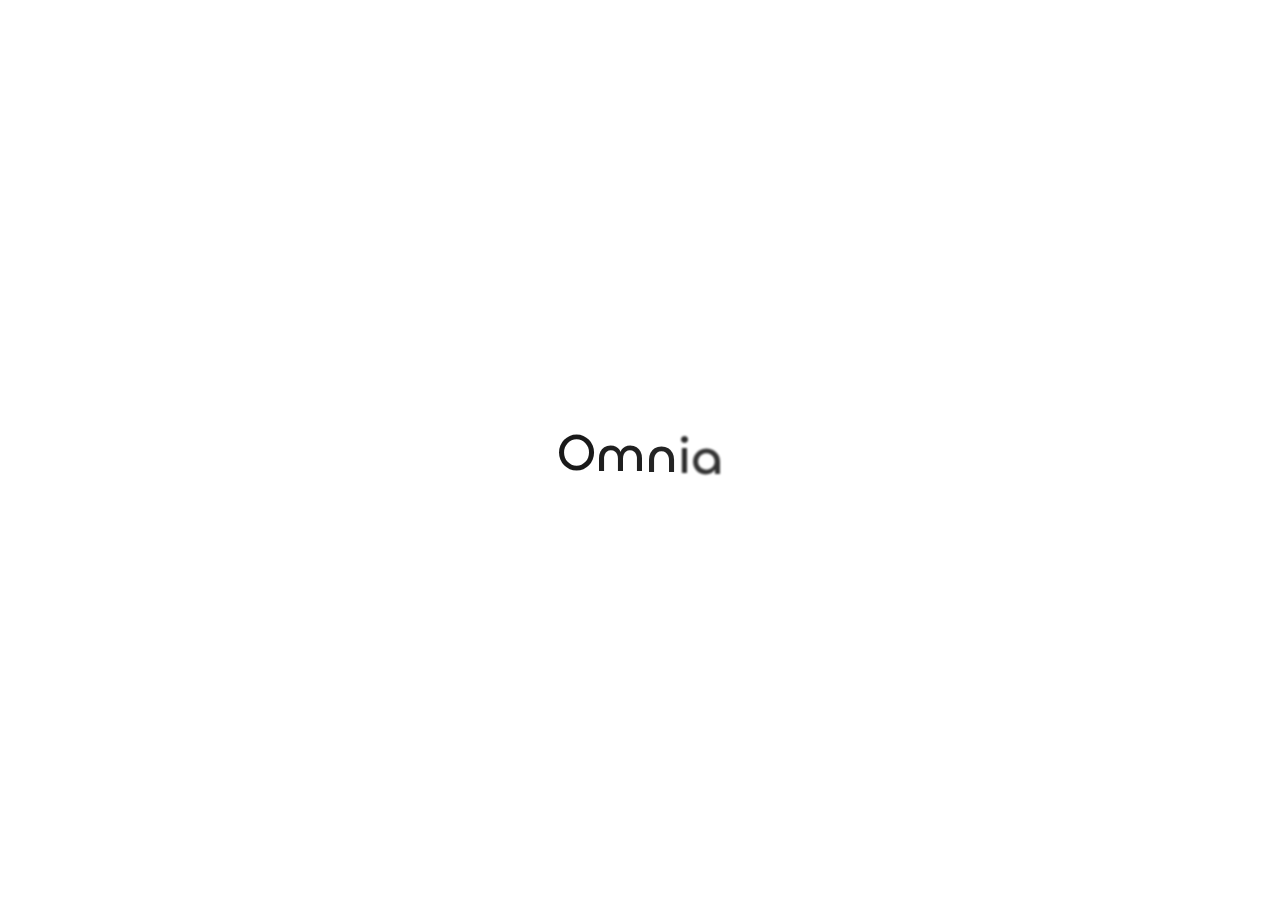
<file: categories/index.html>
<!DOCTYPE html>
<html lang="en">
<head>
    <meta charset="utf-8">
    <meta name="viewport" content="width=device-width, initial-scale=1">
    <meta name="keywords" content="Hexo Theme Redefine">
    
    <meta name="author" content="Ex nihilo">
    <!-- preconnect -->
    <link rel="preconnect" href="https://fonts.googleapis.com">
    <link rel="preconnect" href="https://fonts.gstatic.com" crossorigin>

    
    <!--- Seo Part-->
    
    <link rel="canonical" href="http://example.com/categories/"/>
    <meta name="robots" content="index,follow">
    <meta name="googlebot" content="index,follow">
    <meta name="revisit-after" content="1 days">
    
        <meta property="og:type" content="website">
<meta property="og:title" content="categories">
<meta property="og:url" content="http://example.com/categories/index.html">
<meta property="og:site_name" content="NIHIL">
<meta property="og:locale" content="en_US">
<meta property="article:published_time" content="2024-08-15T17:58:34.000Z">
<meta property="article:modified_time" content="2024-08-15T17:58:34.604Z">
<meta property="article:author" content="Exnihilooo">
<meta name="twitter:card" content="summary">
    
    
    <!--- Icon Part-->
    <link rel="icon" type="image/png" href="/images/redefine-favicon.svg" sizes="192x192">
    <link rel="apple-touch-icon" sizes="180x180" href="/images/redefine-favicon.svg">
    <meta name="theme-color" content="#86cecb">
    <link rel="shortcut icon" href="/images/redefine-favicon.svg">
    <!--- Page Info-->
    
    <title>
        
            Categories -
        
        Omnia
    </title>

    
<link rel="stylesheet" href="/fonts/Chillax/chillax.css">


    <!--- Inject Part-->
    

    
<link rel="stylesheet" href="/css/style.css">


    
        
<link rel="stylesheet" href="/assets/build/styles.css">

    

    
<link rel="stylesheet" href="/fonts/GeistMono/geist-mono.css">

    
<link rel="stylesheet" href="/fonts/Geist/geist.css">

    <!--- Font Part-->
    
    
    
    

    
        
<script src="/js/libs/anime.min.js"></script>

    

    <script id="hexo-configurations">
    window.config = {"hostname":"example.com","root":"/","language":"en","path":"search.xml"};
    window.theme = {"articles":{"style":{"font_size":"16px","line_height":1.5,"image_border_radius":"14px","image_alignment":"center","image_caption":false,"link_icon":true,"title_alignment":"left","headings_top_spacing":{"h1":"3.2rem","h2":"2.4rem","h3":"1.9rem","h4":"1.6rem","h5":"1.4rem","h6":"1.3rem"}},"word_count":{"enable":true,"count":true,"min2read":true},"author_label":{"enable":false,"auto":false,"list":[]},"code_block":{"copy":true,"style":"mac","font":{"enable":false,"family":null,"url":null}},"toc":{"enable":true,"max_depth":3,"number":false,"expand":true,"init_open":true},"copyright":{"enable":true,"default":"cc_by_nc_sa"},"lazyload":true,"recommendation":{"enable":false,"title":"推荐阅读","limit":3,"mobile_limit":2,"placeholder":"/images/wallhaven-wqery6-light.webp","skip_dirs":[]}},"colors":{"primary":"#86cecb","secondary":null,"default_mode":"dark"},"global":{"fonts":{"chinese":{"enable":false,"family":null,"url":null},"english":{"enable":false,"family":null,"url":null}},"content_max_width":"1000px","sidebar_width":"210px","hover":{"shadow":true,"scale":false},"scroll_progress":{"bar":true,"percentage":true},"website_counter":{"url":"https://cn.vercount.one/js","enable":true,"site_pv":true,"site_uv":true,"post_pv":true},"single_page":true,"preloader":true,"open_graph":true,"google_analytics":{"enable":false,"id":null}},"home_banner":{"enable":true,"style":"fixed","image":{"light":"/images/wallhaven-wqery6-light.webp","dark":"/images/wallhaven-wqery6-dark.webp"},"title":"Omnia mutantur, nihil interit","subtitle":{"text":[],"hitokoto":{"enable":false,"api":"https://v1.hitokoto.cn"},"typing_speed":100,"backing_speed":80,"starting_delay":500,"backing_delay":1500,"loop":true,"smart_backspace":true},"text_color":{"light":"#fff","dark":"#d1d1b6"},"text_style":{"title_size":"2.8rem","subtitle_size":"1.5rem","line_height":1.2},"custom_font":{"enable":false,"family":null,"url":null},"social_links":{"enable":true,"style":"default","links":{"github":"https://github.com/Exnihilooo","instagram":"https://www.instagram.com/exnihilooooo/","email":"pwxsab@gmail.com","linkedin":"https://www.linkedin.com/in/wenxuan-pan-aa3951312/"},"qrs":{"weixin":null}}},"plugins":{"feed":{"enable":false},"aplayer":{"enable":false,"type":"fixed","audios":[{"name":null,"artist":null,"url":null,"cover":null,"lrc":null}]},"mermaid":{"enable":false,"version":"9.3.0"}},"version":"2.6.4","navbar":{"auto_hide":false,"color":{"left":"\t#137a7f","right":"#e12885","transparency":35},"width":{"home":"1200px","pages":"1000px"},"links":{"Home":{"path":"/","icon":"fa-regular fa-house"},"Archives":{"path":"/archives","icon":"fa-regular fa-archive"}},"search":{"enable":true,"preload":true}},"page_templates":{"friends_column":2,"tags_style":"blur"},"home":{"sidebar":{"enable":true,"position":"left","first_item":"menu","announcement":null,"show_on_mobile":true,"links":null},"article_date_format":"MMM D, YYYY","categories":{"enable":true,"limit":3},"tags":{"enable":true,"limit":3}},"footerStart":"2022/8/17 11:45:14"};
    window.lang_ago = {"second":"%s seconds ago","minute":"%s minutes ago","hour":"%s hours ago","day":"%s days ago","week":"%s weeks ago","month":"%s months ago","year":"%s years ago"};
    window.data = {"masonry":false};
  </script>
    
    <!--- Fontawesome Part-->
    
<link rel="stylesheet" href="/fontawesome/fontawesome.min.css">

    
<link rel="stylesheet" href="/fontawesome/brands.min.css">

    
<link rel="stylesheet" href="/fontawesome/solid.min.css">

    
<link rel="stylesheet" href="/fontawesome/regular.min.css">

    
    
    
    
<meta name="generator" content="Hexo 7.3.0"></head>


<body>
<div class="progress-bar-container">
    
        <span class="scroll-progress-bar"></span>
    

    
        <span class="pjax-progress-bar"></span>
<!--        <span class="swup-progress-icon">-->
<!--            <i class="fa-solid fa-circle-notch fa-spin"></i>-->
<!--        </span>-->
    
</div>



    <style>
    :root {
        --preloader-background-color: #fff;
        --preloader-text-color: #000;
    }

    @media (prefers-color-scheme: dark) {
        :root {
            --preloader-background-color: #202124;
            --preloader-text-color: #fff;
        }
    }

    @media (prefers-color-scheme: light) {
        :root {
            --preloader-background-color: #fff;
            --preloader-text-color: #000;
        }
    }

    @media (max-width: 600px) {
        .ml13 {
            font-size: 2.6rem !important; /* Adjust this value as needed */
        }
    }

    .preloader {
        display: flex;
        flex-direction: column;
        gap: 1rem; /* Tailwind 'gap-4' is 1rem */
        align-items: center;
        justify-content: center;
        position: fixed;
        padding: 12px;
        top: 0;
        right: 0;
        bottom: 0;
        left: 0;
        width: 100vw;
        height: 100vh; /* 'h-screen' is 100% of the viewport height */
        background-color: var(--preloader-background-color);
        z-index: 1100; /* 'z-[1100]' sets the z-index */
        transition: opacity 0.2s ease-in-out;
    }

    .ml13 {
        font-size: 3.2rem;
        /* text-transform: uppercase; */
        color: var(--preloader-text-color);
        letter-spacing: -1px;
        font-weight: 500;
        font-family: 'Chillax-Variable', sans-serif;
        text-align: center;
    }

    .ml13 .word {
        display: inline-flex;
        flex-wrap: wrap;
        white-space: nowrap;
    }

    .ml13 .letter {
        display: inline-block;
        line-height: 1em;
    }
</style>

<div class="preloader">
    <h2 class="ml13">
        Omnia
    </h2>
    <script>
        var textWrapper = document.querySelector('.ml13');
        // Split text into words
        var words = textWrapper.textContent.trim().split(' ');

        // Clear the existing content
        textWrapper.innerHTML = '';

        // Wrap each word and its letters in spans
        words.forEach(function(word) {
            var wordSpan = document.createElement('span');
            wordSpan.classList.add('word');
            wordSpan.innerHTML = word.replace(/\S/g, "<span class='letter'>$&</span>");
            textWrapper.appendChild(wordSpan);
            textWrapper.appendChild(document.createTextNode(' ')); // Add space between words
        });

        var animation = anime.timeline({loop: true})
            .add({
                targets: '.ml13 .letter',
                translateY: [40,0],
                translateZ: 0,
                opacity: [0,1],
                filter: ['blur(5px)', 'blur(0px)'], // Starting from blurred to unblurred
                easing: "easeOutExpo",
                duration: 1400,
                delay: (el, i) => 300 + 30 * i,
            }).add({
                targets: '.ml13 .letter',
                translateY: [0,-40],
                opacity: [1,0],
                filter: ['blur(0px)', 'blur(5px)'], // Ending from unblurred to blurred
                easing: "easeInExpo",
                duration: 1200,
                delay: (el, i) => 100 + 30 * i,
                complete: function() {
                    hidePreloader(); // Call hidePreloader after the animation completes
                }
            });

        let themeStatus = JSON.parse(localStorage.getItem('REDEFINE-THEME-STATUS'))?.isDark;

        // If the theme status is not found in local storage, check the preferred color scheme
        if (themeStatus === undefined || themeStatus === null) {
            if (window.matchMedia && window.matchMedia('(prefers-color-scheme: dark)').matches) {
                themeStatus = 'dark';
            } else {
                themeStatus = 'light';
            }
        }

        // Now you can use the themeStatus variable in your code
        if (themeStatus) {
            document.documentElement.style.setProperty('--preloader-background-color', '#202124');
            document.documentElement.style.setProperty('--preloader-text-color', '#fff');
        } else {
            document.documentElement.style.setProperty('--preloader-background-color', '#fff');
            document.documentElement.style.setProperty('--preloader-text-color', '#000');
        }

        window.addEventListener('load', function () {
            setTimeout(hidePreloader, 5000); // Call hidePreloader after 5000 milliseconds if not already called by animation
        });

        function hidePreloader() {
            var preloader = document.querySelector('.preloader');
            preloader.style.opacity = '0';
            setTimeout(function () {
                preloader.style.display = 'none';
            }, 200);
        }
    </script>
</div>

<main class="page-container" id="swup">

    

    <div class="main-content-container">


        <div class="main-content-header">
            <header class="navbar-container px-6 md:px-12">

    <div class="navbar-content ">
        <div class="left">
            
            <a class="logo-title" href="/">
                
                Omnia
                
            </a>
        </div>

        <div class="right">
            <!-- PC -->
            <div class="desktop">
                <ul class="navbar-list">
                    
                        
                            

                            <li class="navbar-item">
                                <!-- Menu -->
                                <a class=""
                                   href="/"
                                        >
                                    <i class="fa-regular fa-house fa-fw"></i>
                                    HOME
                                    
                                </a>

                                <!-- Submenu -->
                                
                            </li>
                    
                        
                            

                            <li class="navbar-item">
                                <!-- Menu -->
                                <a class=""
                                   href="/archives"
                                        >
                                    <i class="fa-regular fa-archive fa-fw"></i>
                                    ARCHIVES
                                    
                                </a>

                                <!-- Submenu -->
                                
                            </li>
                    
                    
                        <li class="navbar-item search search-popup-trigger">
                            <i class="fa-solid fa-magnifying-glass"></i>
                        </li>
                    
                </ul>
            </div>
            <!-- Mobile -->
            <div class="mobile">
                
                    <div class="icon-item search search-popup-trigger"><i class="fa-solid fa-magnifying-glass"></i>
                    </div>
                
                <div class="icon-item navbar-bar">
                    <div class="navbar-bar-middle"></div>
                </div>
            </div>
        </div>
    </div>

    <!-- Mobile sheet -->
    <div class="navbar-drawer h-screen w-full absolute top-0 left-0 bg-background-color flex flex-col justify-between">
        <ul class="drawer-navbar-list flex flex-col px-4 justify-center items-start">
            
                
                    

                    <li class="drawer-navbar-item text-base my-1.5 flex flex-col w-full">
                        
                        <a class="py-1.5 px-2 flex flex-row items-center justify-between gap-1 hover:!text-primary active:!text-primary text-2xl font-semibold group border-b border-border-color hover:border-primary w-full "
                           href="/"
                        >
                            <span>
                                HOME
                            </span>
                            
                                <i class="fa-regular fa-house fa-sm fa-fw"></i>
                            
                        </a>
                        

                        
                    </li>
            
                
                    

                    <li class="drawer-navbar-item text-base my-1.5 flex flex-col w-full">
                        
                        <a class="py-1.5 px-2 flex flex-row items-center justify-between gap-1 hover:!text-primary active:!text-primary text-2xl font-semibold group border-b border-border-color hover:border-primary w-full "
                           href="/archives"
                        >
                            <span>
                                ARCHIVES
                            </span>
                            
                                <i class="fa-regular fa-archive fa-sm fa-fw"></i>
                            
                        </a>
                        

                        
                    </li>
            

            
            
        </ul>

        <div class="statistics flex justify-around my-2.5">
    <a class="item tag-count-item flex flex-col justify-center items-center w-20" href="/tags">
        <div class="number text-2xl sm:text-xl text-second-text-color font-semibold">4</div>
        <div class="label text-third-text-color text-sm">Tags</div>
    </a>
    <a class="item tag-count-item flex flex-col justify-center items-center w-20" href="/categories">
        <div class="number text-2xl sm:text-xl text-second-text-color font-semibold">0</div>
        <div class="label text-third-text-color text-sm">Categories</div>
    </a>
    <a class="item tag-count-item flex flex-col justify-center items-center w-20" href="/archives">
        <div class="number text-2xl sm:text-xl text-second-text-color font-semibold">2</div>
        <div class="label text-third-text-color text-sm">Posts</div>
    </a>
</div>
    </div>

    <div class="window-mask"></div>

</header>


        </div>

        <div class="main-content-body">

            

            <div class="main-content">

                
                    <div class="category-list-container">
	<div >
		<h1 class="category-header">
			Categories
		</h1>
	</div>
	<div class="category-list-content">
		
	</div>
	<div class="category-comments">
		
	</div>
</div>


                

            </div>

            

        </div>

        <div class="main-content-footer">
            <footer class="footer mt-5 py-5 h-auto text-base text-third-text-color relative border-t-2 border-t-border-color">
    <div class="info-container py-3 text-center">
        
        <div class="text-center">
            &copy;
            
              <span>2022</span>
              -
            
            2024&nbsp;&nbsp;<i class="fa-solid fa-heart fa-beat" style="--fa-animation-duration: 0.5s; color: #f54545"></i>&nbsp;&nbsp;<a href="/">Ex nihilo</a>
            
                
                <p class="post-count space-x-0.5">
                    <span>
                        2 posts in total
                    </span>
                    
                </p>
            
        </div>
        
            <script data-swup-reload-script src="https://cn.vercount.one/js"></script>
            <div class="relative text-center lg:absolute lg:right-[20px] lg:top-1/2 lg:-translate-y-1/2 lg:text-right">
                
                    <span id="busuanzi_container_site_uv" class="lg:!block">
                        <span class="text-sm">VISITOR COUNT</span>
                        <span id="busuanzi_value_site_uv"></span>
                    </span>
                
                
                    <span id="busuanzi_container_site_pv" class="lg:!block">
                        <span class="text-sm">TOTAL PAGE VIEWS</span>
                        <span id="busuanzi_value_site_pv"></span>
                    </span>
                
            </div>
        
        <div class="relative text-center lg:absolute lg:left-[20px] lg:top-1/2 lg:-translate-y-1/2 lg:text-left">
            <span class="lg:block text-sm">POWERED BY <?xml version="1.0" encoding="utf-8"?><!DOCTYPE svg PUBLIC "-//W3C//DTD SVG 1.1//EN" "http://www.w3.org/Graphics/SVG/1.1/DTD/svg11.dtd"><svg class="relative top-[2px] inline-block align-baseline" version="1.1" id="圖層_1" xmlns="http://www.w3.org/2000/svg" xmlns:xlink="http://www.w3.org/1999/xlink" x="0px" y="0px" width="1rem" height="1rem" viewBox="0 0 512 512" enable-background="new 0 0 512 512" xml:space="preserve"><path fill="#0E83CD" d="M256.4,25.8l-200,115.5L56,371.5l199.6,114.7l200-115.5l0.4-230.2L256.4,25.8z M349,354.6l-18.4,10.7l-18.6-11V275H200v79.6l-18.4,10.7l-18.6-11v-197l18.5-10.6l18.5,10.8V237h112v-79.6l18.5-10.6l18.5,10.8V354.6z"/></svg><a target="_blank" class="text-base" href="https://hexo.io">Hexo</a></span>
            <span class="text-sm lg:block">THEME&nbsp;<a class="text-base" target="_blank" href="https://github.com/EvanNotFound/hexo-theme-redefine">Redefine v2.6.4</a></span>
        </div>
        
        
            <div>
                Blog up for <span class="odometer" id="runtime_days" ></span> days <span class="odometer" id="runtime_hours"></span> hrs <span class="odometer" id="runtime_minutes"></span> Min <span class="odometer" id="runtime_seconds"></span> Sec
            </div>
        
        
            <script data-swup-reload-script>
                try {
                    function odometer_init() {
                    const elements = document.querySelectorAll('.odometer');
                    elements.forEach(el => {
                        new Odometer({
                            el,
                            format: '( ddd).dd',
                            duration: 200
                        });
                    });
                    }
                    odometer_init();
                } catch (error) {}
            </script>
        
        
        
    </div>  
</footer>
        </div>
    </div>

    

    <div class="right-side-tools-container">
        <div class="side-tools-container">
    <ul class="hidden-tools-list">
        <li class="right-bottom-tools tool-font-adjust-plus flex justify-center items-center">
            <i class="fa-regular fa-magnifying-glass-plus"></i>
        </li>

        <li class="right-bottom-tools tool-font-adjust-minus flex justify-center items-center">
            <i class="fa-regular fa-magnifying-glass-minus"></i>
        </li>

        <li class="right-bottom-tools tool-dark-light-toggle flex justify-center items-center">
            <i class="fa-regular fa-moon"></i>
        </li>

        <!-- rss -->
        

        

        <li class="right-bottom-tools tool-scroll-to-bottom flex justify-center items-center">
            <i class="fa-regular fa-arrow-down"></i>
        </li>
    </ul>

    <ul class="visible-tools-list">
        <li class="right-bottom-tools toggle-tools-list flex justify-center items-center">
            <i class="fa-regular fa-cog fa-spin"></i>
        </li>
        
            <li class="right-bottom-tools tool-scroll-to-top flex justify-center items-center">
                <i class="arrow-up fas fa-arrow-up"></i>
                <span class="percent"></span>
            </li>
        
        
    </ul>
</div>

    </div>

    <div class="image-viewer-container">
    <img src="">
</div>


    
        <div class="search-pop-overlay">
    <div class="popup search-popup">
        <div class="search-header">
          <span class="search-input-field-pre">
            <i class="fa-solid fa-keyboard"></i>
          </span>
            <div class="search-input-container">
                <input autocomplete="off"
                       autocorrect="off"
                       autocapitalize="off"
                       placeholder="Search..."
                       spellcheck="false"
                       type="search"
                       class="search-input"
                >
            </div>
            <span class="popup-btn-close">
                <i class="fa-solid fa-times"></i>
            </span>
        </div>
        <div id="search-result">
            <div id="no-result">
                <i class="fa-solid fa-spinner fa-spin-pulse fa-5x fa-fw"></i>
            </div>
        </div>
    </div>
</div>

    

</main>


    
<script src="/js/libs/Swup.min.js"></script>

<script src="/js/libs/SwupSlideTheme.min.js"></script>

<script src="/js/libs/SwupScriptsPlugin.min.js"></script>

<script src="/js/libs/SwupProgressPlugin.min.js"></script>

<script src="/js/libs/SwupScrollPlugin.min.js"></script>

<script src="/js/libs/SwupPreloadPlugin.min.js"></script>

<script>
    const swup = new Swup({
        plugins: [
            new SwupScriptsPlugin({
                optin: true,
            }),
            new SwupProgressPlugin(),
            new SwupScrollPlugin({
                offset: 80,
            }),
            new SwupSlideTheme({
                mainElement: ".main-content-body",
            }),
            new SwupPreloadPlugin(),
        ],
        containers: ["#swup"],
    });
</script>







<script src="/js/tools/imageViewer.js" type="module"></script>

<script src="/js/utils.js" type="module"></script>

<script src="/js/main.js" type="module"></script>

<script src="/js/layouts/navbarShrink.js" type="module"></script>

<script src="/js/tools/scrollTopBottom.js" type="module"></script>

<script src="/js/tools/lightDarkSwitch.js" type="module"></script>

<script src="/js/layouts/categoryList.js" type="module"></script>



    
<script src="/js/tools/localSearch.js" type="module"></script>




    
<script src="/js/tools/codeBlock.js" type="module"></script>




    
<script src="/js/layouts/lazyload.js" type="module"></script>




    
<script src="/js/tools/runtime.js"></script>

    
<script src="/js/libs/odometer.min.js"></script>

    
<link rel="stylesheet" href="/assets/odometer-theme-minimal.css">




  
<script src="/js/libs/Typed.min.js"></script>

  
<script src="/js/plugins/typed.js" type="module"></script>









<div class="post-scripts" data-swup-reload-script>
    
        
<script src="/js/tools/tocToggle.js" type="module"></script>

<script src="/js/layouts/toc.js" type="module"></script>

<script src="/js/plugins/tabs.js" type="module"></script>

    
</div>


</body>
</html>
</file>
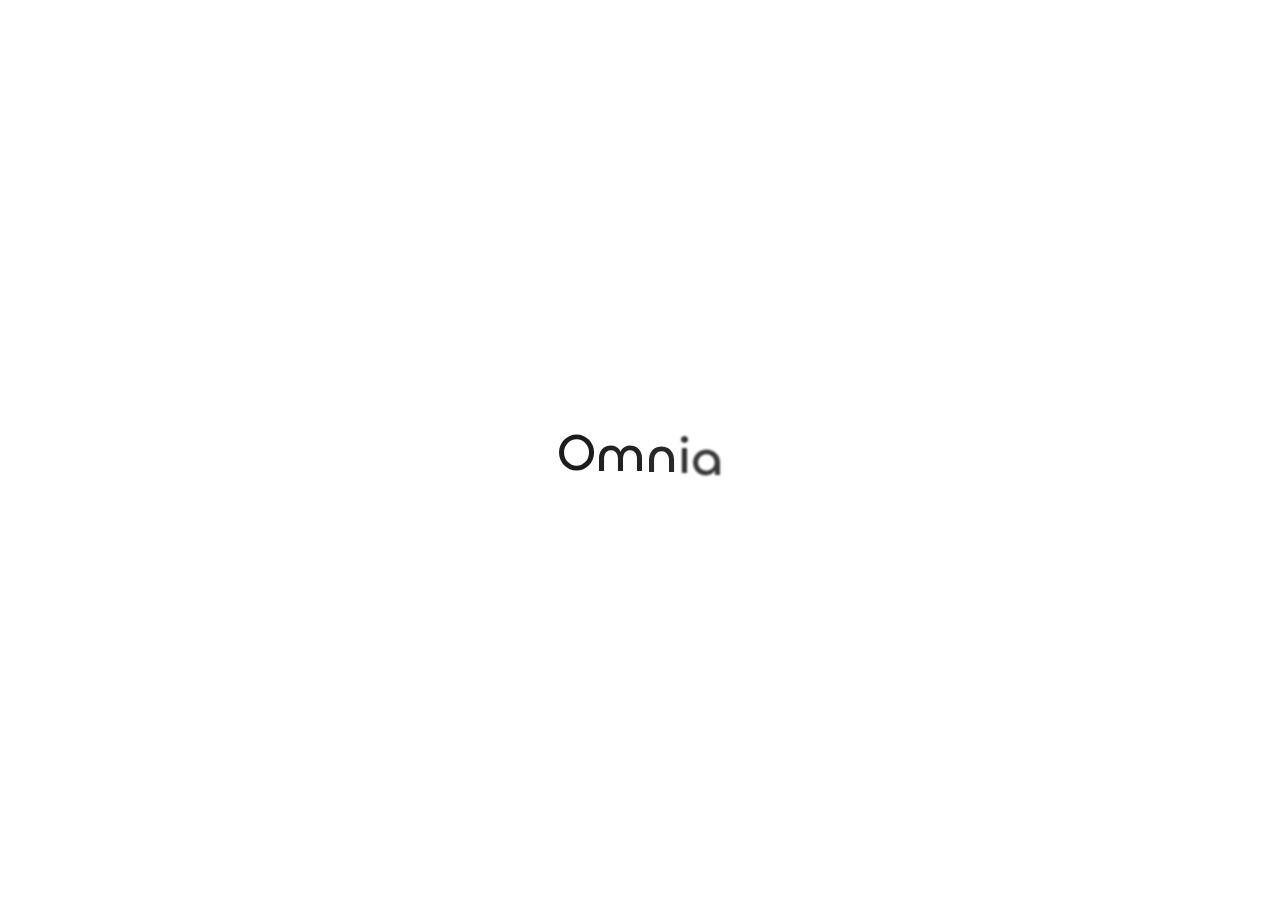
<file: tags/index.html>
<!DOCTYPE html>
<html lang="en">
<head>
    <meta charset="utf-8">
    <meta name="viewport" content="width=device-width, initial-scale=1">
    <meta name="keywords" content="Hexo Theme Redefine">
    
    <meta name="author" content="Ex nihilo">
    <!-- preconnect -->
    <link rel="preconnect" href="https://fonts.googleapis.com">
    <link rel="preconnect" href="https://fonts.gstatic.com" crossorigin>

    
    <!--- Seo Part-->
    
    <link rel="canonical" href="http://example.com/tags/"/>
    <meta name="robots" content="index,follow">
    <meta name="googlebot" content="index,follow">
    <meta name="revisit-after" content="1 days">
    
        <meta property="og:type" content="website">
<meta property="og:title" content="tags">
<meta property="og:url" content="http://example.com/tags/index.html">
<meta property="og:site_name" content="NIHIL">
<meta property="og:locale" content="en_US">
<meta property="article:published_time" content="2024-08-15T17:56:32.000Z">
<meta property="article:modified_time" content="2024-08-15T17:56:32.234Z">
<meta property="article:author" content="Exnihilooo">
<meta name="twitter:card" content="summary">
    
    
    <!--- Icon Part-->
    <link rel="icon" type="image/png" href="/images/redefine-favicon.svg" sizes="192x192">
    <link rel="apple-touch-icon" sizes="180x180" href="/images/redefine-favicon.svg">
    <meta name="theme-color" content="#86cecb">
    <link rel="shortcut icon" href="/images/redefine-favicon.svg">
    <!--- Page Info-->
    
    <title>
        
            Tags -
        
        Omnia
    </title>

    
<link rel="stylesheet" href="/fonts/Chillax/chillax.css">


    <!--- Inject Part-->
    

    
<link rel="stylesheet" href="/css/style.css">


    
        
<link rel="stylesheet" href="/assets/build/styles.css">

    

    
<link rel="stylesheet" href="/fonts/GeistMono/geist-mono.css">

    
<link rel="stylesheet" href="/fonts/Geist/geist.css">

    <!--- Font Part-->
    
    
    
    

    
        
<script src="/js/libs/anime.min.js"></script>

    

    <script id="hexo-configurations">
    window.config = {"hostname":"example.com","root":"/","language":"en","path":"search.xml"};
    window.theme = {"articles":{"style":{"font_size":"16px","line_height":1.5,"image_border_radius":"14px","image_alignment":"center","image_caption":false,"link_icon":true,"title_alignment":"left","headings_top_spacing":{"h1":"3.2rem","h2":"2.4rem","h3":"1.9rem","h4":"1.6rem","h5":"1.4rem","h6":"1.3rem"}},"word_count":{"enable":true,"count":true,"min2read":true},"author_label":{"enable":false,"auto":false,"list":[]},"code_block":{"copy":true,"style":"mac","font":{"enable":false,"family":null,"url":null}},"toc":{"enable":true,"max_depth":3,"number":false,"expand":true,"init_open":true},"copyright":{"enable":true,"default":"cc_by_nc_sa"},"lazyload":true,"recommendation":{"enable":false,"title":"推荐阅读","limit":3,"mobile_limit":2,"placeholder":"/images/wallhaven-wqery6-light.webp","skip_dirs":[]}},"colors":{"primary":"#86cecb","secondary":null,"default_mode":"dark"},"global":{"fonts":{"chinese":{"enable":false,"family":null,"url":null},"english":{"enable":false,"family":null,"url":null}},"content_max_width":"1000px","sidebar_width":"210px","hover":{"shadow":true,"scale":false},"scroll_progress":{"bar":true,"percentage":true},"website_counter":{"url":"https://cn.vercount.one/js","enable":true,"site_pv":true,"site_uv":true,"post_pv":true},"single_page":true,"preloader":true,"open_graph":true,"google_analytics":{"enable":false,"id":null}},"home_banner":{"enable":true,"style":"fixed","image":{"light":"/images/wallhaven-wqery6-light.webp","dark":"/images/wallhaven-wqery6-dark.webp"},"title":"Omnia mutantur, nihil interit","subtitle":{"text":[],"hitokoto":{"enable":false,"api":"https://v1.hitokoto.cn"},"typing_speed":100,"backing_speed":80,"starting_delay":500,"backing_delay":1500,"loop":true,"smart_backspace":true},"text_color":{"light":"#fff","dark":"#d1d1b6"},"text_style":{"title_size":"2.8rem","subtitle_size":"1.5rem","line_height":1.2},"custom_font":{"enable":false,"family":null,"url":null},"social_links":{"enable":true,"style":"default","links":{"github":"https://github.com/Exnihilooo","instagram":"https://www.instagram.com/exnihilooooo/","email":"pwxsab@gmail.com","linkedin":"https://www.linkedin.com/in/wenxuan-pan-aa3951312/"},"qrs":{"weixin":null}}},"plugins":{"feed":{"enable":false},"aplayer":{"enable":false,"type":"fixed","audios":[{"name":null,"artist":null,"url":null,"cover":null,"lrc":null}]},"mermaid":{"enable":false,"version":"9.3.0"}},"version":"2.6.4","navbar":{"auto_hide":false,"color":{"left":"\t#137a7f","right":"#e12885","transparency":35},"width":{"home":"1200px","pages":"1000px"},"links":{"Home":{"path":"/","icon":"fa-regular fa-house"},"Archives":{"path":"/archives","icon":"fa-regular fa-archive"}},"search":{"enable":true,"preload":true}},"page_templates":{"friends_column":2,"tags_style":"blur"},"home":{"sidebar":{"enable":true,"position":"left","first_item":"menu","announcement":null,"show_on_mobile":true,"links":null},"article_date_format":"MMM D, YYYY","categories":{"enable":true,"limit":3},"tags":{"enable":true,"limit":3}},"footerStart":"2022/8/17 11:45:14"};
    window.lang_ago = {"second":"%s seconds ago","minute":"%s minutes ago","hour":"%s hours ago","day":"%s days ago","week":"%s weeks ago","month":"%s months ago","year":"%s years ago"};
    window.data = {"masonry":false};
  </script>
    
    <!--- Fontawesome Part-->
    
<link rel="stylesheet" href="/fontawesome/fontawesome.min.css">

    
<link rel="stylesheet" href="/fontawesome/brands.min.css">

    
<link rel="stylesheet" href="/fontawesome/solid.min.css">

    
<link rel="stylesheet" href="/fontawesome/regular.min.css">

    
    
    
    
<meta name="generator" content="Hexo 7.3.0"></head>


<body>
<div class="progress-bar-container">
    
        <span class="scroll-progress-bar"></span>
    

    
        <span class="pjax-progress-bar"></span>
<!--        <span class="swup-progress-icon">-->
<!--            <i class="fa-solid fa-circle-notch fa-spin"></i>-->
<!--        </span>-->
    
</div>



    <style>
    :root {
        --preloader-background-color: #fff;
        --preloader-text-color: #000;
    }

    @media (prefers-color-scheme: dark) {
        :root {
            --preloader-background-color: #202124;
            --preloader-text-color: #fff;
        }
    }

    @media (prefers-color-scheme: light) {
        :root {
            --preloader-background-color: #fff;
            --preloader-text-color: #000;
        }
    }

    @media (max-width: 600px) {
        .ml13 {
            font-size: 2.6rem !important; /* Adjust this value as needed */
        }
    }

    .preloader {
        display: flex;
        flex-direction: column;
        gap: 1rem; /* Tailwind 'gap-4' is 1rem */
        align-items: center;
        justify-content: center;
        position: fixed;
        padding: 12px;
        top: 0;
        right: 0;
        bottom: 0;
        left: 0;
        width: 100vw;
        height: 100vh; /* 'h-screen' is 100% of the viewport height */
        background-color: var(--preloader-background-color);
        z-index: 1100; /* 'z-[1100]' sets the z-index */
        transition: opacity 0.2s ease-in-out;
    }

    .ml13 {
        font-size: 3.2rem;
        /* text-transform: uppercase; */
        color: var(--preloader-text-color);
        letter-spacing: -1px;
        font-weight: 500;
        font-family: 'Chillax-Variable', sans-serif;
        text-align: center;
    }

    .ml13 .word {
        display: inline-flex;
        flex-wrap: wrap;
        white-space: nowrap;
    }

    .ml13 .letter {
        display: inline-block;
        line-height: 1em;
    }
</style>

<div class="preloader">
    <h2 class="ml13">
        Omnia
    </h2>
    <script>
        var textWrapper = document.querySelector('.ml13');
        // Split text into words
        var words = textWrapper.textContent.trim().split(' ');

        // Clear the existing content
        textWrapper.innerHTML = '';

        // Wrap each word and its letters in spans
        words.forEach(function(word) {
            var wordSpan = document.createElement('span');
            wordSpan.classList.add('word');
            wordSpan.innerHTML = word.replace(/\S/g, "<span class='letter'>$&</span>");
            textWrapper.appendChild(wordSpan);
            textWrapper.appendChild(document.createTextNode(' ')); // Add space between words
        });

        var animation = anime.timeline({loop: true})
            .add({
                targets: '.ml13 .letter',
                translateY: [40,0],
                translateZ: 0,
                opacity: [0,1],
                filter: ['blur(5px)', 'blur(0px)'], // Starting from blurred to unblurred
                easing: "easeOutExpo",
                duration: 1400,
                delay: (el, i) => 300 + 30 * i,
            }).add({
                targets: '.ml13 .letter',
                translateY: [0,-40],
                opacity: [1,0],
                filter: ['blur(0px)', 'blur(5px)'], // Ending from unblurred to blurred
                easing: "easeInExpo",
                duration: 1200,
                delay: (el, i) => 100 + 30 * i,
                complete: function() {
                    hidePreloader(); // Call hidePreloader after the animation completes
                }
            });

        let themeStatus = JSON.parse(localStorage.getItem('REDEFINE-THEME-STATUS'))?.isDark;

        // If the theme status is not found in local storage, check the preferred color scheme
        if (themeStatus === undefined || themeStatus === null) {
            if (window.matchMedia && window.matchMedia('(prefers-color-scheme: dark)').matches) {
                themeStatus = 'dark';
            } else {
                themeStatus = 'light';
            }
        }

        // Now you can use the themeStatus variable in your code
        if (themeStatus) {
            document.documentElement.style.setProperty('--preloader-background-color', '#202124');
            document.documentElement.style.setProperty('--preloader-text-color', '#fff');
        } else {
            document.documentElement.style.setProperty('--preloader-background-color', '#fff');
            document.documentElement.style.setProperty('--preloader-text-color', '#000');
        }

        window.addEventListener('load', function () {
            setTimeout(hidePreloader, 5000); // Call hidePreloader after 5000 milliseconds if not already called by animation
        });

        function hidePreloader() {
            var preloader = document.querySelector('.preloader');
            preloader.style.opacity = '0';
            setTimeout(function () {
                preloader.style.display = 'none';
            }, 200);
        }
    </script>
</div>

<main class="page-container" id="swup">

    

    <div class="main-content-container">


        <div class="main-content-header">
            <header class="navbar-container px-6 md:px-12">

    <div class="navbar-content ">
        <div class="left">
            
            <a class="logo-title" href="/">
                
                Omnia
                
            </a>
        </div>

        <div class="right">
            <!-- PC -->
            <div class="desktop">
                <ul class="navbar-list">
                    
                        
                            

                            <li class="navbar-item">
                                <!-- Menu -->
                                <a class=""
                                   href="/"
                                        >
                                    <i class="fa-regular fa-house fa-fw"></i>
                                    HOME
                                    
                                </a>

                                <!-- Submenu -->
                                
                            </li>
                    
                        
                            

                            <li class="navbar-item">
                                <!-- Menu -->
                                <a class=""
                                   href="/archives"
                                        >
                                    <i class="fa-regular fa-archive fa-fw"></i>
                                    ARCHIVES
                                    
                                </a>

                                <!-- Submenu -->
                                
                            </li>
                    
                    
                        <li class="navbar-item search search-popup-trigger">
                            <i class="fa-solid fa-magnifying-glass"></i>
                        </li>
                    
                </ul>
            </div>
            <!-- Mobile -->
            <div class="mobile">
                
                    <div class="icon-item search search-popup-trigger"><i class="fa-solid fa-magnifying-glass"></i>
                    </div>
                
                <div class="icon-item navbar-bar">
                    <div class="navbar-bar-middle"></div>
                </div>
            </div>
        </div>
    </div>

    <!-- Mobile sheet -->
    <div class="navbar-drawer h-screen w-full absolute top-0 left-0 bg-background-color flex flex-col justify-between">
        <ul class="drawer-navbar-list flex flex-col px-4 justify-center items-start">
            
                
                    

                    <li class="drawer-navbar-item text-base my-1.5 flex flex-col w-full">
                        
                        <a class="py-1.5 px-2 flex flex-row items-center justify-between gap-1 hover:!text-primary active:!text-primary text-2xl font-semibold group border-b border-border-color hover:border-primary w-full "
                           href="/"
                        >
                            <span>
                                HOME
                            </span>
                            
                                <i class="fa-regular fa-house fa-sm fa-fw"></i>
                            
                        </a>
                        

                        
                    </li>
            
                
                    

                    <li class="drawer-navbar-item text-base my-1.5 flex flex-col w-full">
                        
                        <a class="py-1.5 px-2 flex flex-row items-center justify-between gap-1 hover:!text-primary active:!text-primary text-2xl font-semibold group border-b border-border-color hover:border-primary w-full "
                           href="/archives"
                        >
                            <span>
                                ARCHIVES
                            </span>
                            
                                <i class="fa-regular fa-archive fa-sm fa-fw"></i>
                            
                        </a>
                        

                        
                    </li>
            

            
            
        </ul>

        <div class="statistics flex justify-around my-2.5">
    <a class="item tag-count-item flex flex-col justify-center items-center w-20" href="/tags">
        <div class="number text-2xl sm:text-xl text-second-text-color font-semibold">4</div>
        <div class="label text-third-text-color text-sm">Tags</div>
    </a>
    <a class="item tag-count-item flex flex-col justify-center items-center w-20" href="/categories">
        <div class="number text-2xl sm:text-xl text-second-text-color font-semibold">0</div>
        <div class="label text-third-text-color text-sm">Categories</div>
    </a>
    <a class="item tag-count-item flex flex-col justify-center items-center w-20" href="/archives">
        <div class="number text-2xl sm:text-xl text-second-text-color font-semibold">2</div>
        <div class="label text-third-text-color text-sm">Posts</div>
    </a>
</div>
    </div>

    <div class="window-mask"></div>

</header>


        </div>

        <div class="main-content-body">

            

            <div class="main-content">

                
                    
<div class="tagcloud-container">
	<div>
		<h1 class="tagcloud-header">Tags</h1>
	</div>

	
	<div class="tagcloud-content">
		<ul class="tag-list" data-show-value="true">
			
				<li>
					<a data-weight="1" href="/tags/Github/">
						<i class="fa-solid fa-hashtag"></i>Github
					</a>
				</li>
			
				<li>
					<a data-weight="1" href="/tags/Technology/">
						<i class="fa-solid fa-hashtag"></i>Technology
					</a>
				</li>
			
				<li>
					<a data-weight="1" href="/tags/AI/">
						<i class="fa-solid fa-hashtag"></i>AI
					</a>
				</li>
			
				<li>
					<a data-weight="1" href="/tags/Exnihilo/">
						<i class="fa-solid fa-hashtag"></i>Exnihilo
					</a>
				</li>
			
		</ul>
	</div>
	
</div>



                

            </div>

            

        </div>

        <div class="main-content-footer">
            <footer class="footer mt-5 py-5 h-auto text-base text-third-text-color relative border-t-2 border-t-border-color">
    <div class="info-container py-3 text-center">
        
        <div class="text-center">
            &copy;
            
              <span>2022</span>
              -
            
            2024&nbsp;&nbsp;<i class="fa-solid fa-heart fa-beat" style="--fa-animation-duration: 0.5s; color: #f54545"></i>&nbsp;&nbsp;<a href="/">Ex nihilo</a>
            
                
                <p class="post-count space-x-0.5">
                    <span>
                        2 posts in total
                    </span>
                    
                </p>
            
        </div>
        
            <script data-swup-reload-script src="https://cn.vercount.one/js"></script>
            <div class="relative text-center lg:absolute lg:right-[20px] lg:top-1/2 lg:-translate-y-1/2 lg:text-right">
                
                    <span id="busuanzi_container_site_uv" class="lg:!block">
                        <span class="text-sm">VISITOR COUNT</span>
                        <span id="busuanzi_value_site_uv"></span>
                    </span>
                
                
                    <span id="busuanzi_container_site_pv" class="lg:!block">
                        <span class="text-sm">TOTAL PAGE VIEWS</span>
                        <span id="busuanzi_value_site_pv"></span>
                    </span>
                
            </div>
        
        <div class="relative text-center lg:absolute lg:left-[20px] lg:top-1/2 lg:-translate-y-1/2 lg:text-left">
            <span class="lg:block text-sm">POWERED BY <?xml version="1.0" encoding="utf-8"?><!DOCTYPE svg PUBLIC "-//W3C//DTD SVG 1.1//EN" "http://www.w3.org/Graphics/SVG/1.1/DTD/svg11.dtd"><svg class="relative top-[2px] inline-block align-baseline" version="1.1" id="圖層_1" xmlns="http://www.w3.org/2000/svg" xmlns:xlink="http://www.w3.org/1999/xlink" x="0px" y="0px" width="1rem" height="1rem" viewBox="0 0 512 512" enable-background="new 0 0 512 512" xml:space="preserve"><path fill="#0E83CD" d="M256.4,25.8l-200,115.5L56,371.5l199.6,114.7l200-115.5l0.4-230.2L256.4,25.8z M349,354.6l-18.4,10.7l-18.6-11V275H200v79.6l-18.4,10.7l-18.6-11v-197l18.5-10.6l18.5,10.8V237h112v-79.6l18.5-10.6l18.5,10.8V354.6z"/></svg><a target="_blank" class="text-base" href="https://hexo.io">Hexo</a></span>
            <span class="text-sm lg:block">THEME&nbsp;<a class="text-base" target="_blank" href="https://github.com/EvanNotFound/hexo-theme-redefine">Redefine v2.6.4</a></span>
        </div>
        
        
            <div>
                Blog up for <span class="odometer" id="runtime_days" ></span> days <span class="odometer" id="runtime_hours"></span> hrs <span class="odometer" id="runtime_minutes"></span> Min <span class="odometer" id="runtime_seconds"></span> Sec
            </div>
        
        
            <script data-swup-reload-script>
                try {
                    function odometer_init() {
                    const elements = document.querySelectorAll('.odometer');
                    elements.forEach(el => {
                        new Odometer({
                            el,
                            format: '( ddd).dd',
                            duration: 200
                        });
                    });
                    }
                    odometer_init();
                } catch (error) {}
            </script>
        
        
        
    </div>  
</footer>
        </div>
    </div>

    

    <div class="right-side-tools-container">
        <div class="side-tools-container">
    <ul class="hidden-tools-list">
        <li class="right-bottom-tools tool-font-adjust-plus flex justify-center items-center">
            <i class="fa-regular fa-magnifying-glass-plus"></i>
        </li>

        <li class="right-bottom-tools tool-font-adjust-minus flex justify-center items-center">
            <i class="fa-regular fa-magnifying-glass-minus"></i>
        </li>

        <li class="right-bottom-tools tool-dark-light-toggle flex justify-center items-center">
            <i class="fa-regular fa-moon"></i>
        </li>

        <!-- rss -->
        

        

        <li class="right-bottom-tools tool-scroll-to-bottom flex justify-center items-center">
            <i class="fa-regular fa-arrow-down"></i>
        </li>
    </ul>

    <ul class="visible-tools-list">
        <li class="right-bottom-tools toggle-tools-list flex justify-center items-center">
            <i class="fa-regular fa-cog fa-spin"></i>
        </li>
        
            <li class="right-bottom-tools tool-scroll-to-top flex justify-center items-center">
                <i class="arrow-up fas fa-arrow-up"></i>
                <span class="percent"></span>
            </li>
        
        
    </ul>
</div>

    </div>

    <div class="image-viewer-container">
    <img src="">
</div>


    
        <div class="search-pop-overlay">
    <div class="popup search-popup">
        <div class="search-header">
          <span class="search-input-field-pre">
            <i class="fa-solid fa-keyboard"></i>
          </span>
            <div class="search-input-container">
                <input autocomplete="off"
                       autocorrect="off"
                       autocapitalize="off"
                       placeholder="Search..."
                       spellcheck="false"
                       type="search"
                       class="search-input"
                >
            </div>
            <span class="popup-btn-close">
                <i class="fa-solid fa-times"></i>
            </span>
        </div>
        <div id="search-result">
            <div id="no-result">
                <i class="fa-solid fa-spinner fa-spin-pulse fa-5x fa-fw"></i>
            </div>
        </div>
    </div>
</div>

    

</main>


    
<script src="/js/libs/Swup.min.js"></script>

<script src="/js/libs/SwupSlideTheme.min.js"></script>

<script src="/js/libs/SwupScriptsPlugin.min.js"></script>

<script src="/js/libs/SwupProgressPlugin.min.js"></script>

<script src="/js/libs/SwupScrollPlugin.min.js"></script>

<script src="/js/libs/SwupPreloadPlugin.min.js"></script>

<script>
    const swup = new Swup({
        plugins: [
            new SwupScriptsPlugin({
                optin: true,
            }),
            new SwupProgressPlugin(),
            new SwupScrollPlugin({
                offset: 80,
            }),
            new SwupSlideTheme({
                mainElement: ".main-content-body",
            }),
            new SwupPreloadPlugin(),
        ],
        containers: ["#swup"],
    });
</script>







<script src="/js/tools/imageViewer.js" type="module"></script>

<script src="/js/utils.js" type="module"></script>

<script src="/js/main.js" type="module"></script>

<script src="/js/layouts/navbarShrink.js" type="module"></script>

<script src="/js/tools/scrollTopBottom.js" type="module"></script>

<script src="/js/tools/lightDarkSwitch.js" type="module"></script>

<script src="/js/layouts/categoryList.js" type="module"></script>



    
<script src="/js/tools/localSearch.js" type="module"></script>




    
<script src="/js/tools/codeBlock.js" type="module"></script>




    
<script src="/js/layouts/lazyload.js" type="module"></script>




    
<script src="/js/tools/runtime.js"></script>

    
<script src="/js/libs/odometer.min.js"></script>

    
<link rel="stylesheet" href="/assets/odometer-theme-minimal.css">




  
<script src="/js/libs/Typed.min.js"></script>

  
<script src="/js/plugins/typed.js" type="module"></script>









<div class="post-scripts" data-swup-reload-script>
    
        
<script src="/js/tools/tocToggle.js" type="module"></script>

<script src="/js/layouts/toc.js" type="module"></script>

<script src="/js/plugins/tabs.js" type="module"></script>

    
</div>


</body>
</html>
</file>
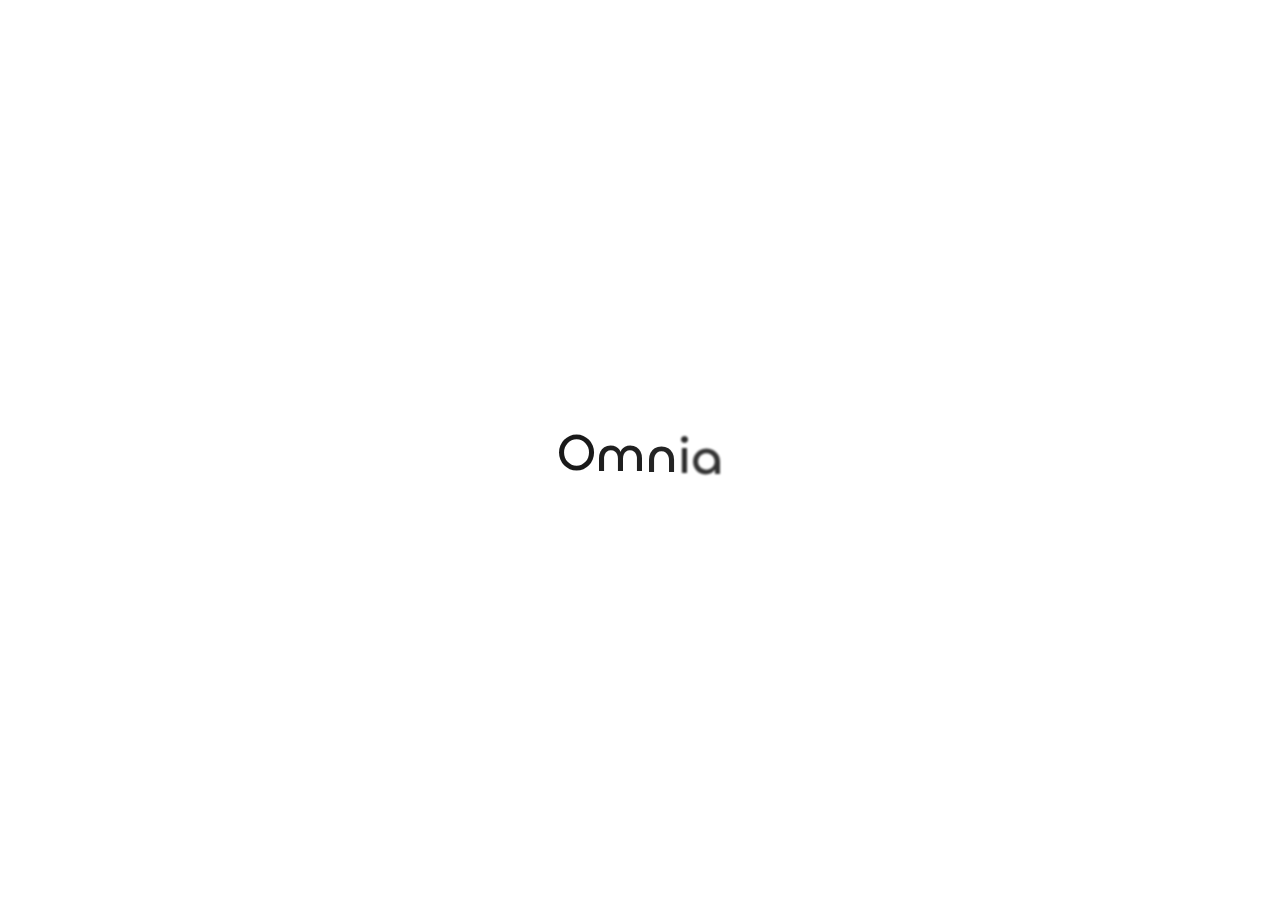
<file: archives/2024/index.html>
<!DOCTYPE html>
<html lang="en">
<head>
    <meta charset="utf-8">
    <meta name="viewport" content="width=device-width, initial-scale=1">
    <meta name="keywords" content="Hexo Theme Redefine">
    
    <meta name="author" content="Ex nihilo">
    <!-- preconnect -->
    <link rel="preconnect" href="https://fonts.googleapis.com">
    <link rel="preconnect" href="https://fonts.gstatic.com" crossorigin>

    
    <!--- Seo Part-->
    
    <link rel="canonical" href="http://example.com/archives/2024/"/>
    <meta name="robots" content="index,follow">
    <meta name="googlebot" content="index,follow">
    <meta name="revisit-after" content="1 days">
    
        <meta property="og:type" content="website">
<meta property="og:title" content="NIHIL">
<meta property="og:url" content="http://example.com/archives/2024/index.html">
<meta property="og:site_name" content="NIHIL">
<meta property="og:locale" content="en_US">
<meta property="article:author" content="Exnihilooo">
<meta name="twitter:card" content="summary">
    
    
    <!--- Icon Part-->
    <link rel="icon" type="image/png" href="/images/redefine-favicon.svg" sizes="192x192">
    <link rel="apple-touch-icon" sizes="180x180" href="/images/redefine-favicon.svg">
    <meta name="theme-color" content="#86cecb">
    <link rel="shortcut icon" href="/images/redefine-favicon.svg">
    <!--- Page Info-->
    
    <title>
        
            Archive: 2024 -
        
        Omnia
    </title>

    
<link rel="stylesheet" href="/fonts/Chillax/chillax.css">


    <!--- Inject Part-->
    

    
<link rel="stylesheet" href="/css/style.css">


    
        
<link rel="stylesheet" href="/assets/build/styles.css">

    

    
<link rel="stylesheet" href="/fonts/GeistMono/geist-mono.css">

    
<link rel="stylesheet" href="/fonts/Geist/geist.css">

    <!--- Font Part-->
    
    
    
    

    
        
<script src="/js/libs/anime.min.js"></script>

    

    <script id="hexo-configurations">
    window.config = {"hostname":"example.com","root":"/","language":"en","path":"search.xml"};
    window.theme = {"articles":{"style":{"font_size":"16px","line_height":1.5,"image_border_radius":"14px","image_alignment":"center","image_caption":false,"link_icon":true,"title_alignment":"left","headings_top_spacing":{"h1":"3.2rem","h2":"2.4rem","h3":"1.9rem","h4":"1.6rem","h5":"1.4rem","h6":"1.3rem"}},"word_count":{"enable":true,"count":true,"min2read":true},"author_label":{"enable":false,"auto":false,"list":[]},"code_block":{"copy":true,"style":"mac","font":{"enable":false,"family":null,"url":null}},"toc":{"enable":true,"max_depth":3,"number":false,"expand":true,"init_open":true},"copyright":{"enable":true,"default":"cc_by_nc_sa"},"lazyload":true,"recommendation":{"enable":false,"title":"推荐阅读","limit":3,"mobile_limit":2,"placeholder":"/images/wallhaven-wqery6-light.webp","skip_dirs":[]}},"colors":{"primary":"#86cecb","secondary":null,"default_mode":"dark"},"global":{"fonts":{"chinese":{"enable":false,"family":null,"url":null},"english":{"enable":false,"family":null,"url":null}},"content_max_width":"1000px","sidebar_width":"210px","hover":{"shadow":true,"scale":false},"scroll_progress":{"bar":true,"percentage":true},"website_counter":{"url":"https://cn.vercount.one/js","enable":true,"site_pv":true,"site_uv":true,"post_pv":true},"single_page":true,"preloader":true,"open_graph":true,"google_analytics":{"enable":false,"id":null}},"home_banner":{"enable":true,"style":"fixed","image":{"light":"/images/wallhaven-wqery6-light.webp","dark":"/images/wallhaven-wqery6-dark.webp"},"title":"Omnia mutantur, nihil interit","subtitle":{"text":[],"hitokoto":{"enable":false,"api":"https://v1.hitokoto.cn"},"typing_speed":100,"backing_speed":80,"starting_delay":500,"backing_delay":1500,"loop":true,"smart_backspace":true},"text_color":{"light":"#fff","dark":"#d1d1b6"},"text_style":{"title_size":"2.8rem","subtitle_size":"1.5rem","line_height":1.2},"custom_font":{"enable":false,"family":null,"url":null},"social_links":{"enable":true,"style":"default","links":{"github":"https://github.com/Exnihilooo","instagram":"https://www.instagram.com/exnihilooooo/","email":"pwxsab@gmail.com","linkedin":"https://www.linkedin.com/in/wenxuan-pan-aa3951312/"},"qrs":{"weixin":null}}},"plugins":{"feed":{"enable":false},"aplayer":{"enable":false,"type":"fixed","audios":[{"name":null,"artist":null,"url":null,"cover":null,"lrc":null}]},"mermaid":{"enable":false,"version":"9.3.0"}},"version":"2.6.4","navbar":{"auto_hide":false,"color":{"left":"\t#137a7f","right":"#e12885","transparency":35},"width":{"home":"1200px","pages":"1000px"},"links":{"Home":{"path":"/","icon":"fa-regular fa-house"},"Archives":{"path":"/archives","icon":"fa-regular fa-archive"}},"search":{"enable":true,"preload":true}},"page_templates":{"friends_column":2,"tags_style":"blur"},"home":{"sidebar":{"enable":true,"position":"left","first_item":"menu","announcement":null,"show_on_mobile":true,"links":null},"article_date_format":"MMM D, YYYY","categories":{"enable":true,"limit":3},"tags":{"enable":true,"limit":3}},"footerStart":"2022/8/17 11:45:14"};
    window.lang_ago = {"second":"%s seconds ago","minute":"%s minutes ago","hour":"%s hours ago","day":"%s days ago","week":"%s weeks ago","month":"%s months ago","year":"%s years ago"};
    window.data = {"masonry":false};
  </script>
    
    <!--- Fontawesome Part-->
    
<link rel="stylesheet" href="/fontawesome/fontawesome.min.css">

    
<link rel="stylesheet" href="/fontawesome/brands.min.css">

    
<link rel="stylesheet" href="/fontawesome/solid.min.css">

    
<link rel="stylesheet" href="/fontawesome/regular.min.css">

    
    
    
    
<meta name="generator" content="Hexo 7.3.0"></head>


<body>
<div class="progress-bar-container">
    
        <span class="scroll-progress-bar"></span>
    

    
        <span class="pjax-progress-bar"></span>
<!--        <span class="swup-progress-icon">-->
<!--            <i class="fa-solid fa-circle-notch fa-spin"></i>-->
<!--        </span>-->
    
</div>



    <style>
    :root {
        --preloader-background-color: #fff;
        --preloader-text-color: #000;
    }

    @media (prefers-color-scheme: dark) {
        :root {
            --preloader-background-color: #202124;
            --preloader-text-color: #fff;
        }
    }

    @media (prefers-color-scheme: light) {
        :root {
            --preloader-background-color: #fff;
            --preloader-text-color: #000;
        }
    }

    @media (max-width: 600px) {
        .ml13 {
            font-size: 2.6rem !important; /* Adjust this value as needed */
        }
    }

    .preloader {
        display: flex;
        flex-direction: column;
        gap: 1rem; /* Tailwind 'gap-4' is 1rem */
        align-items: center;
        justify-content: center;
        position: fixed;
        padding: 12px;
        top: 0;
        right: 0;
        bottom: 0;
        left: 0;
        width: 100vw;
        height: 100vh; /* 'h-screen' is 100% of the viewport height */
        background-color: var(--preloader-background-color);
        z-index: 1100; /* 'z-[1100]' sets the z-index */
        transition: opacity 0.2s ease-in-out;
    }

    .ml13 {
        font-size: 3.2rem;
        /* text-transform: uppercase; */
        color: var(--preloader-text-color);
        letter-spacing: -1px;
        font-weight: 500;
        font-family: 'Chillax-Variable', sans-serif;
        text-align: center;
    }

    .ml13 .word {
        display: inline-flex;
        flex-wrap: wrap;
        white-space: nowrap;
    }

    .ml13 .letter {
        display: inline-block;
        line-height: 1em;
    }
</style>

<div class="preloader">
    <h2 class="ml13">
        Omnia
    </h2>
    <script>
        var textWrapper = document.querySelector('.ml13');
        // Split text into words
        var words = textWrapper.textContent.trim().split(' ');

        // Clear the existing content
        textWrapper.innerHTML = '';

        // Wrap each word and its letters in spans
        words.forEach(function(word) {
            var wordSpan = document.createElement('span');
            wordSpan.classList.add('word');
            wordSpan.innerHTML = word.replace(/\S/g, "<span class='letter'>$&</span>");
            textWrapper.appendChild(wordSpan);
            textWrapper.appendChild(document.createTextNode(' ')); // Add space between words
        });

        var animation = anime.timeline({loop: true})
            .add({
                targets: '.ml13 .letter',
                translateY: [40,0],
                translateZ: 0,
                opacity: [0,1],
                filter: ['blur(5px)', 'blur(0px)'], // Starting from blurred to unblurred
                easing: "easeOutExpo",
                duration: 1400,
                delay: (el, i) => 300 + 30 * i,
            }).add({
                targets: '.ml13 .letter',
                translateY: [0,-40],
                opacity: [1,0],
                filter: ['blur(0px)', 'blur(5px)'], // Ending from unblurred to blurred
                easing: "easeInExpo",
                duration: 1200,
                delay: (el, i) => 100 + 30 * i,
                complete: function() {
                    hidePreloader(); // Call hidePreloader after the animation completes
                }
            });

        let themeStatus = JSON.parse(localStorage.getItem('REDEFINE-THEME-STATUS'))?.isDark;

        // If the theme status is not found in local storage, check the preferred color scheme
        if (themeStatus === undefined || themeStatus === null) {
            if (window.matchMedia && window.matchMedia('(prefers-color-scheme: dark)').matches) {
                themeStatus = 'dark';
            } else {
                themeStatus = 'light';
            }
        }

        // Now you can use the themeStatus variable in your code
        if (themeStatus) {
            document.documentElement.style.setProperty('--preloader-background-color', '#202124');
            document.documentElement.style.setProperty('--preloader-text-color', '#fff');
        } else {
            document.documentElement.style.setProperty('--preloader-background-color', '#fff');
            document.documentElement.style.setProperty('--preloader-text-color', '#000');
        }

        window.addEventListener('load', function () {
            setTimeout(hidePreloader, 5000); // Call hidePreloader after 5000 milliseconds if not already called by animation
        });

        function hidePreloader() {
            var preloader = document.querySelector('.preloader');
            preloader.style.opacity = '0';
            setTimeout(function () {
                preloader.style.display = 'none';
            }, 200);
        }
    </script>
</div>

<main class="page-container" id="swup">

    

    <div class="main-content-container">


        <div class="main-content-header">
            <header class="navbar-container px-6 md:px-12">

    <div class="navbar-content ">
        <div class="left">
            
            <a class="logo-title" href="/">
                
                Omnia
                
            </a>
        </div>

        <div class="right">
            <!-- PC -->
            <div class="desktop">
                <ul class="navbar-list">
                    
                        
                            

                            <li class="navbar-item">
                                <!-- Menu -->
                                <a class=""
                                   href="/"
                                        >
                                    <i class="fa-regular fa-house fa-fw"></i>
                                    HOME
                                    
                                </a>

                                <!-- Submenu -->
                                
                            </li>
                    
                        
                            

                            <li class="navbar-item">
                                <!-- Menu -->
                                <a class="active"
                                   href="/archives"
                                        >
                                    <i class="fa-regular fa-archive fa-fw"></i>
                                    ARCHIVES
                                    
                                </a>

                                <!-- Submenu -->
                                
                            </li>
                    
                    
                        <li class="navbar-item search search-popup-trigger">
                            <i class="fa-solid fa-magnifying-glass"></i>
                        </li>
                    
                </ul>
            </div>
            <!-- Mobile -->
            <div class="mobile">
                
                    <div class="icon-item search search-popup-trigger"><i class="fa-solid fa-magnifying-glass"></i>
                    </div>
                
                <div class="icon-item navbar-bar">
                    <div class="navbar-bar-middle"></div>
                </div>
            </div>
        </div>
    </div>

    <!-- Mobile sheet -->
    <div class="navbar-drawer h-screen w-full absolute top-0 left-0 bg-background-color flex flex-col justify-between">
        <ul class="drawer-navbar-list flex flex-col px-4 justify-center items-start">
            
                
                    

                    <li class="drawer-navbar-item text-base my-1.5 flex flex-col w-full">
                        
                        <a class="py-1.5 px-2 flex flex-row items-center justify-between gap-1 hover:!text-primary active:!text-primary text-2xl font-semibold group border-b border-border-color hover:border-primary w-full "
                           href="/"
                        >
                            <span>
                                HOME
                            </span>
                            
                                <i class="fa-regular fa-house fa-sm fa-fw"></i>
                            
                        </a>
                        

                        
                    </li>
            
                
                    

                    <li class="drawer-navbar-item text-base my-1.5 flex flex-col w-full">
                        
                        <a class="py-1.5 px-2 flex flex-row items-center justify-between gap-1 hover:!text-primary active:!text-primary text-2xl font-semibold group border-b border-border-color hover:border-primary w-full active"
                           href="/archives"
                        >
                            <span>
                                ARCHIVES
                            </span>
                            
                                <i class="fa-regular fa-archive fa-sm fa-fw"></i>
                            
                        </a>
                        

                        
                    </li>
            

            
            
        </ul>

        <div class="statistics flex justify-around my-2.5">
    <a class="item tag-count-item flex flex-col justify-center items-center w-20" href="/tags">
        <div class="number text-2xl sm:text-xl text-second-text-color font-semibold">4</div>
        <div class="label text-third-text-color text-sm">Tags</div>
    </a>
    <a class="item tag-count-item flex flex-col justify-center items-center w-20" href="/categories">
        <div class="number text-2xl sm:text-xl text-second-text-color font-semibold">0</div>
        <div class="label text-third-text-color text-sm">Categories</div>
    </a>
    <a class="item tag-count-item flex flex-col justify-center items-center w-20" href="/archives">
        <div class="number text-2xl sm:text-xl text-second-text-color font-semibold">2</div>
        <div class="label text-third-text-color text-sm">Posts</div>
    </a>
</div>
    </div>

    <div class="window-mask"></div>

</header>


        </div>

        <div class="main-content-body">

            

            <div class="main-content">

                
                    <div class="archive-container shadow-none hover:shadow-none sm:shadow-redefine sm:hover:shadow-redefine-hover">
    
<div class="archive-list-container">
    
        <section class="archive-item mb-spacing-unit last:mb-0">
            <div class="archive-item-header flex flex-row items-center mb-2">
                <span class="archive-year font-semibold text-3xl mr-2">2024</span>
                <span class="archive-year-post-count text-xs md:text-sm font-bold rounded-small bg-third-background-color py-[2px] px-[10px] border border-border-color">2</span>
            </div>
            
            <ul class="article-list pl-0 md:pl-8 text-lg leading-[1.5]">
                
                    
                    
                         <!-- Close the previous LI if not the first item -->
                        <li class="article-item space-y-2 px-6 pt-10 pb-2 text-xl relative border-l-2 border-border-color" date-is='08-15'>
                    
                    <a href="/2024/08/15/Github%20Weekly%20Report%20-%201/" class="block overflow-hidden w-fit">
                        <span class="article-title my-0.5 text-2xl">Github Weekly Report - 1</span>
                    </a>
                    
                
                    
                    
                        
                            </li>
                         <!-- Close the previous LI if not the first item -->
                        <li class="article-item space-y-2 px-6 pt-10 pb-2 text-xl relative border-l-2 border-border-color" date-is='08-14'>
                    
                    <a href="/2024/08/14/hello_world/" class="block overflow-hidden w-fit">
                        <span class="article-title my-0.5 text-2xl">Hello World</span>
                    </a>
                    
                
                </li> <!-- Ensure the last item is properly closed -->
            </ul>
        </section>
    
</div>

</div>

                

            </div>

            

        </div>

        <div class="main-content-footer">
            <footer class="footer mt-5 py-5 h-auto text-base text-third-text-color relative border-t-2 border-t-border-color">
    <div class="info-container py-3 text-center">
        
        <div class="text-center">
            &copy;
            
              <span>2022</span>
              -
            
            2024&nbsp;&nbsp;<i class="fa-solid fa-heart fa-beat" style="--fa-animation-duration: 0.5s; color: #f54545"></i>&nbsp;&nbsp;<a href="/">Ex nihilo</a>
            
                
                <p class="post-count space-x-0.5">
                    <span>
                        2 posts in total
                    </span>
                    
                </p>
            
        </div>
        
            <script data-swup-reload-script src="https://cn.vercount.one/js"></script>
            <div class="relative text-center lg:absolute lg:right-[20px] lg:top-1/2 lg:-translate-y-1/2 lg:text-right">
                
                    <span id="busuanzi_container_site_uv" class="lg:!block">
                        <span class="text-sm">VISITOR COUNT</span>
                        <span id="busuanzi_value_site_uv"></span>
                    </span>
                
                
                    <span id="busuanzi_container_site_pv" class="lg:!block">
                        <span class="text-sm">TOTAL PAGE VIEWS</span>
                        <span id="busuanzi_value_site_pv"></span>
                    </span>
                
            </div>
        
        <div class="relative text-center lg:absolute lg:left-[20px] lg:top-1/2 lg:-translate-y-1/2 lg:text-left">
            <span class="lg:block text-sm">POWERED BY <?xml version="1.0" encoding="utf-8"?><!DOCTYPE svg PUBLIC "-//W3C//DTD SVG 1.1//EN" "http://www.w3.org/Graphics/SVG/1.1/DTD/svg11.dtd"><svg class="relative top-[2px] inline-block align-baseline" version="1.1" id="圖層_1" xmlns="http://www.w3.org/2000/svg" xmlns:xlink="http://www.w3.org/1999/xlink" x="0px" y="0px" width="1rem" height="1rem" viewBox="0 0 512 512" enable-background="new 0 0 512 512" xml:space="preserve"><path fill="#0E83CD" d="M256.4,25.8l-200,115.5L56,371.5l199.6,114.7l200-115.5l0.4-230.2L256.4,25.8z M349,354.6l-18.4,10.7l-18.6-11V275H200v79.6l-18.4,10.7l-18.6-11v-197l18.5-10.6l18.5,10.8V237h112v-79.6l18.5-10.6l18.5,10.8V354.6z"/></svg><a target="_blank" class="text-base" href="https://hexo.io">Hexo</a></span>
            <span class="text-sm lg:block">THEME&nbsp;<a class="text-base" target="_blank" href="https://github.com/EvanNotFound/hexo-theme-redefine">Redefine v2.6.4</a></span>
        </div>
        
        
            <div>
                Blog up for <span class="odometer" id="runtime_days" ></span> days <span class="odometer" id="runtime_hours"></span> hrs <span class="odometer" id="runtime_minutes"></span> Min <span class="odometer" id="runtime_seconds"></span> Sec
            </div>
        
        
            <script data-swup-reload-script>
                try {
                    function odometer_init() {
                    const elements = document.querySelectorAll('.odometer');
                    elements.forEach(el => {
                        new Odometer({
                            el,
                            format: '( ddd).dd',
                            duration: 200
                        });
                    });
                    }
                    odometer_init();
                } catch (error) {}
            </script>
        
        
        
    </div>  
</footer>
        </div>
    </div>

    

    <div class="right-side-tools-container">
        <div class="side-tools-container">
    <ul class="hidden-tools-list">
        <li class="right-bottom-tools tool-font-adjust-plus flex justify-center items-center">
            <i class="fa-regular fa-magnifying-glass-plus"></i>
        </li>

        <li class="right-bottom-tools tool-font-adjust-minus flex justify-center items-center">
            <i class="fa-regular fa-magnifying-glass-minus"></i>
        </li>

        <li class="right-bottom-tools tool-dark-light-toggle flex justify-center items-center">
            <i class="fa-regular fa-moon"></i>
        </li>

        <!-- rss -->
        

        

        <li class="right-bottom-tools tool-scroll-to-bottom flex justify-center items-center">
            <i class="fa-regular fa-arrow-down"></i>
        </li>
    </ul>

    <ul class="visible-tools-list">
        <li class="right-bottom-tools toggle-tools-list flex justify-center items-center">
            <i class="fa-regular fa-cog fa-spin"></i>
        </li>
        
            <li class="right-bottom-tools tool-scroll-to-top flex justify-center items-center">
                <i class="arrow-up fas fa-arrow-up"></i>
                <span class="percent"></span>
            </li>
        
        
    </ul>
</div>

    </div>

    <div class="image-viewer-container">
    <img src="">
</div>


    
        <div class="search-pop-overlay">
    <div class="popup search-popup">
        <div class="search-header">
          <span class="search-input-field-pre">
            <i class="fa-solid fa-keyboard"></i>
          </span>
            <div class="search-input-container">
                <input autocomplete="off"
                       autocorrect="off"
                       autocapitalize="off"
                       placeholder="Search..."
                       spellcheck="false"
                       type="search"
                       class="search-input"
                >
            </div>
            <span class="popup-btn-close">
                <i class="fa-solid fa-times"></i>
            </span>
        </div>
        <div id="search-result">
            <div id="no-result">
                <i class="fa-solid fa-spinner fa-spin-pulse fa-5x fa-fw"></i>
            </div>
        </div>
    </div>
</div>

    

</main>


    
<script src="/js/libs/Swup.min.js"></script>

<script src="/js/libs/SwupSlideTheme.min.js"></script>

<script src="/js/libs/SwupScriptsPlugin.min.js"></script>

<script src="/js/libs/SwupProgressPlugin.min.js"></script>

<script src="/js/libs/SwupScrollPlugin.min.js"></script>

<script src="/js/libs/SwupPreloadPlugin.min.js"></script>

<script>
    const swup = new Swup({
        plugins: [
            new SwupScriptsPlugin({
                optin: true,
            }),
            new SwupProgressPlugin(),
            new SwupScrollPlugin({
                offset: 80,
            }),
            new SwupSlideTheme({
                mainElement: ".main-content-body",
            }),
            new SwupPreloadPlugin(),
        ],
        containers: ["#swup"],
    });
</script>







<script src="/js/tools/imageViewer.js" type="module"></script>

<script src="/js/utils.js" type="module"></script>

<script src="/js/main.js" type="module"></script>

<script src="/js/layouts/navbarShrink.js" type="module"></script>

<script src="/js/tools/scrollTopBottom.js" type="module"></script>

<script src="/js/tools/lightDarkSwitch.js" type="module"></script>

<script src="/js/layouts/categoryList.js" type="module"></script>



    
<script src="/js/tools/localSearch.js" type="module"></script>




    
<script src="/js/tools/codeBlock.js" type="module"></script>




    
<script src="/js/layouts/lazyload.js" type="module"></script>




    
<script src="/js/tools/runtime.js"></script>

    
<script src="/js/libs/odometer.min.js"></script>

    
<link rel="stylesheet" href="/assets/odometer-theme-minimal.css">




  
<script src="/js/libs/Typed.min.js"></script>

  
<script src="/js/plugins/typed.js" type="module"></script>









<div class="post-scripts" data-swup-reload-script>
    
        
<script src="/js/tools/tocToggle.js" type="module"></script>

<script src="/js/layouts/toc.js" type="module"></script>

<script src="/js/plugins/tabs.js" type="module"></script>

    
</div>


</body>
</html>
</file>
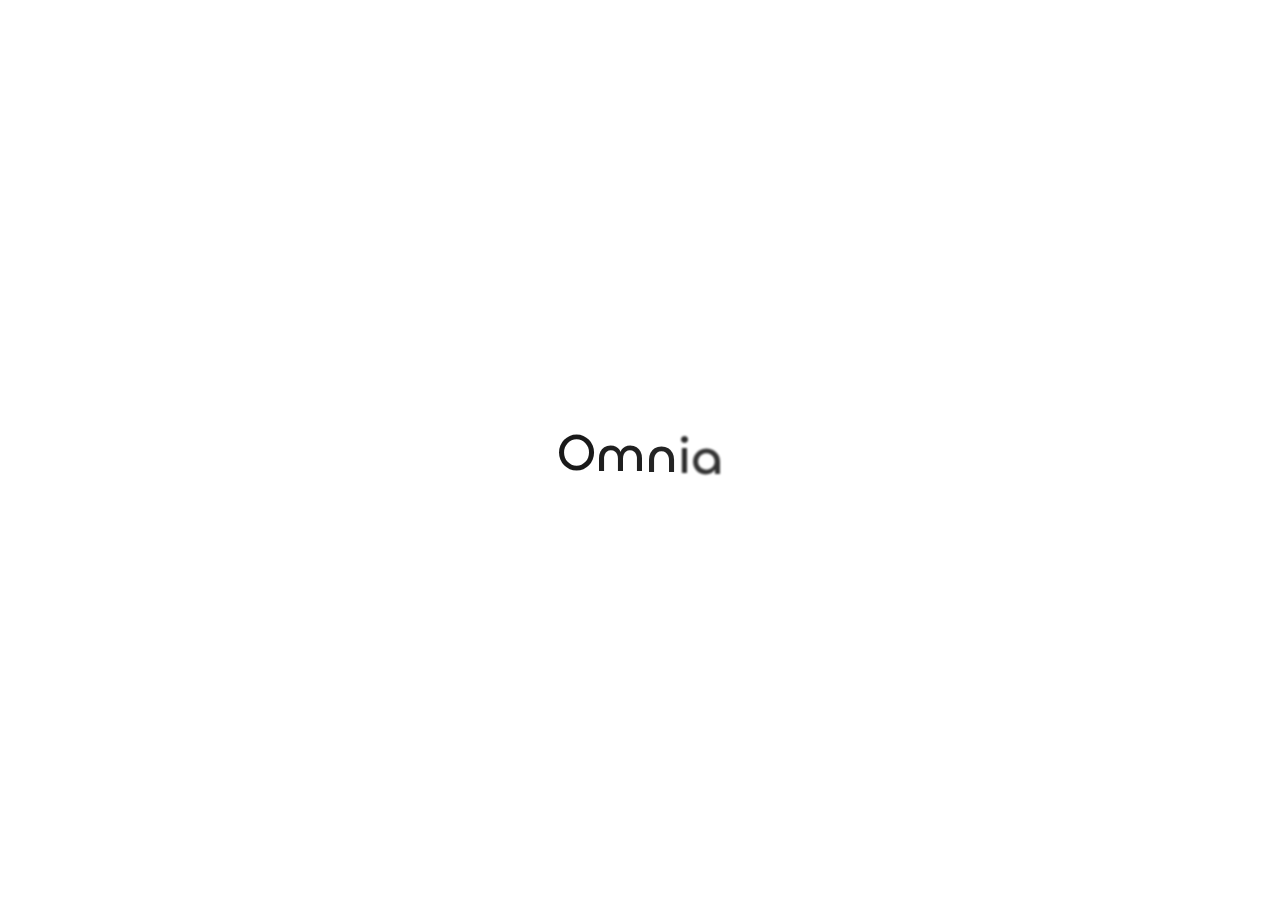
<file: tags/AI/index.html>
<!DOCTYPE html>
<html lang="en">
<head>
    <meta charset="utf-8">
    <meta name="viewport" content="width=device-width, initial-scale=1">
    <meta name="keywords" content="Hexo Theme Redefine">
    
    <meta name="author" content="Ex nihilo">
    <!-- preconnect -->
    <link rel="preconnect" href="https://fonts.googleapis.com">
    <link rel="preconnect" href="https://fonts.gstatic.com" crossorigin>

    
    <!--- Seo Part-->
    
    <link rel="canonical" href="http://example.com/tags/ai/"/>
    <meta name="robots" content="index,follow">
    <meta name="googlebot" content="index,follow">
    <meta name="revisit-after" content="1 days">
    
        <meta property="og:type" content="website">
<meta property="og:title" content="NIHIL">
<meta property="og:url" content="http://example.com/tags/AI/index.html">
<meta property="og:site_name" content="NIHIL">
<meta property="og:locale" content="en_US">
<meta property="article:author" content="Exnihilooo">
<meta name="twitter:card" content="summary">
    
    
    <!--- Icon Part-->
    <link rel="icon" type="image/png" href="/images/redefine-favicon.svg" sizes="192x192">
    <link rel="apple-touch-icon" sizes="180x180" href="/images/redefine-favicon.svg">
    <meta name="theme-color" content="#86cecb">
    <link rel="shortcut icon" href="/images/redefine-favicon.svg">
    <!--- Page Info-->
    
    <title>
        
            Tag: AI -
        
        Omnia
    </title>

    
<link rel="stylesheet" href="/fonts/Chillax/chillax.css">


    <!--- Inject Part-->
    

    
<link rel="stylesheet" href="/css/style.css">


    
        
<link rel="stylesheet" href="/assets/build/styles.css">

    

    
<link rel="stylesheet" href="/fonts/GeistMono/geist-mono.css">

    
<link rel="stylesheet" href="/fonts/Geist/geist.css">

    <!--- Font Part-->
    
    
    
    

    
        
<script src="/js/libs/anime.min.js"></script>

    

    <script id="hexo-configurations">
    window.config = {"hostname":"example.com","root":"/","language":"en","path":"search.xml"};
    window.theme = {"articles":{"style":{"font_size":"16px","line_height":1.5,"image_border_radius":"14px","image_alignment":"center","image_caption":false,"link_icon":true,"title_alignment":"left","headings_top_spacing":{"h1":"3.2rem","h2":"2.4rem","h3":"1.9rem","h4":"1.6rem","h5":"1.4rem","h6":"1.3rem"}},"word_count":{"enable":true,"count":true,"min2read":true},"author_label":{"enable":false,"auto":false,"list":[]},"code_block":{"copy":true,"style":"mac","font":{"enable":false,"family":null,"url":null}},"toc":{"enable":true,"max_depth":3,"number":false,"expand":true,"init_open":true},"copyright":{"enable":true,"default":"cc_by_nc_sa"},"lazyload":true,"recommendation":{"enable":false,"title":"推荐阅读","limit":3,"mobile_limit":2,"placeholder":"/images/wallhaven-wqery6-light.webp","skip_dirs":[]}},"colors":{"primary":"#86cecb","secondary":null,"default_mode":"dark"},"global":{"fonts":{"chinese":{"enable":false,"family":null,"url":null},"english":{"enable":false,"family":null,"url":null}},"content_max_width":"1000px","sidebar_width":"210px","hover":{"shadow":true,"scale":false},"scroll_progress":{"bar":true,"percentage":true},"website_counter":{"url":"https://cn.vercount.one/js","enable":true,"site_pv":true,"site_uv":true,"post_pv":true},"single_page":true,"preloader":true,"open_graph":true,"google_analytics":{"enable":false,"id":null}},"home_banner":{"enable":true,"style":"fixed","image":{"light":"/images/wallhaven-wqery6-light.webp","dark":"/images/wallhaven-wqery6-dark.webp"},"title":"Omnia mutantur, nihil interit","subtitle":{"text":[],"hitokoto":{"enable":false,"api":"https://v1.hitokoto.cn"},"typing_speed":100,"backing_speed":80,"starting_delay":500,"backing_delay":1500,"loop":true,"smart_backspace":true},"text_color":{"light":"#fff","dark":"#d1d1b6"},"text_style":{"title_size":"2.8rem","subtitle_size":"1.5rem","line_height":1.2},"custom_font":{"enable":false,"family":null,"url":null},"social_links":{"enable":true,"style":"default","links":{"github":"https://github.com/Exnihilooo","instagram":"https://www.instagram.com/exnihilooooo/","email":"pwxsab@gmail.com","linkedin":"https://www.linkedin.com/in/wenxuan-pan-aa3951312/"},"qrs":{"weixin":null}}},"plugins":{"feed":{"enable":false},"aplayer":{"enable":false,"type":"fixed","audios":[{"name":null,"artist":null,"url":null,"cover":null,"lrc":null}]},"mermaid":{"enable":false,"version":"9.3.0"}},"version":"2.6.4","navbar":{"auto_hide":false,"color":{"left":"\t#137a7f","right":"#e12885","transparency":35},"width":{"home":"1200px","pages":"1000px"},"links":{"Home":{"path":"/","icon":"fa-regular fa-house"},"Archives":{"path":"/archives","icon":"fa-regular fa-archive"}},"search":{"enable":true,"preload":true}},"page_templates":{"friends_column":2,"tags_style":"blur"},"home":{"sidebar":{"enable":true,"position":"left","first_item":"menu","announcement":null,"show_on_mobile":true,"links":null},"article_date_format":"MMM D, YYYY","categories":{"enable":true,"limit":3},"tags":{"enable":true,"limit":3}},"footerStart":"2022/8/17 11:45:14"};
    window.lang_ago = {"second":"%s seconds ago","minute":"%s minutes ago","hour":"%s hours ago","day":"%s days ago","week":"%s weeks ago","month":"%s months ago","year":"%s years ago"};
    window.data = {"masonry":false};
  </script>
    
    <!--- Fontawesome Part-->
    
<link rel="stylesheet" href="/fontawesome/fontawesome.min.css">

    
<link rel="stylesheet" href="/fontawesome/brands.min.css">

    
<link rel="stylesheet" href="/fontawesome/solid.min.css">

    
<link rel="stylesheet" href="/fontawesome/regular.min.css">

    
    
    
    
<meta name="generator" content="Hexo 7.3.0"></head>


<body>
<div class="progress-bar-container">
    
        <span class="scroll-progress-bar"></span>
    

    
        <span class="pjax-progress-bar"></span>
<!--        <span class="swup-progress-icon">-->
<!--            <i class="fa-solid fa-circle-notch fa-spin"></i>-->
<!--        </span>-->
    
</div>



    <style>
    :root {
        --preloader-background-color: #fff;
        --preloader-text-color: #000;
    }

    @media (prefers-color-scheme: dark) {
        :root {
            --preloader-background-color: #202124;
            --preloader-text-color: #fff;
        }
    }

    @media (prefers-color-scheme: light) {
        :root {
            --preloader-background-color: #fff;
            --preloader-text-color: #000;
        }
    }

    @media (max-width: 600px) {
        .ml13 {
            font-size: 2.6rem !important; /* Adjust this value as needed */
        }
    }

    .preloader {
        display: flex;
        flex-direction: column;
        gap: 1rem; /* Tailwind 'gap-4' is 1rem */
        align-items: center;
        justify-content: center;
        position: fixed;
        padding: 12px;
        top: 0;
        right: 0;
        bottom: 0;
        left: 0;
        width: 100vw;
        height: 100vh; /* 'h-screen' is 100% of the viewport height */
        background-color: var(--preloader-background-color);
        z-index: 1100; /* 'z-[1100]' sets the z-index */
        transition: opacity 0.2s ease-in-out;
    }

    .ml13 {
        font-size: 3.2rem;
        /* text-transform: uppercase; */
        color: var(--preloader-text-color);
        letter-spacing: -1px;
        font-weight: 500;
        font-family: 'Chillax-Variable', sans-serif;
        text-align: center;
    }

    .ml13 .word {
        display: inline-flex;
        flex-wrap: wrap;
        white-space: nowrap;
    }

    .ml13 .letter {
        display: inline-block;
        line-height: 1em;
    }
</style>

<div class="preloader">
    <h2 class="ml13">
        Omnia
    </h2>
    <script>
        var textWrapper = document.querySelector('.ml13');
        // Split text into words
        var words = textWrapper.textContent.trim().split(' ');

        // Clear the existing content
        textWrapper.innerHTML = '';

        // Wrap each word and its letters in spans
        words.forEach(function(word) {
            var wordSpan = document.createElement('span');
            wordSpan.classList.add('word');
            wordSpan.innerHTML = word.replace(/\S/g, "<span class='letter'>$&</span>");
            textWrapper.appendChild(wordSpan);
            textWrapper.appendChild(document.createTextNode(' ')); // Add space between words
        });

        var animation = anime.timeline({loop: true})
            .add({
                targets: '.ml13 .letter',
                translateY: [40,0],
                translateZ: 0,
                opacity: [0,1],
                filter: ['blur(5px)', 'blur(0px)'], // Starting from blurred to unblurred
                easing: "easeOutExpo",
                duration: 1400,
                delay: (el, i) => 300 + 30 * i,
            }).add({
                targets: '.ml13 .letter',
                translateY: [0,-40],
                opacity: [1,0],
                filter: ['blur(0px)', 'blur(5px)'], // Ending from unblurred to blurred
                easing: "easeInExpo",
                duration: 1200,
                delay: (el, i) => 100 + 30 * i,
                complete: function() {
                    hidePreloader(); // Call hidePreloader after the animation completes
                }
            });

        let themeStatus = JSON.parse(localStorage.getItem('REDEFINE-THEME-STATUS'))?.isDark;

        // If the theme status is not found in local storage, check the preferred color scheme
        if (themeStatus === undefined || themeStatus === null) {
            if (window.matchMedia && window.matchMedia('(prefers-color-scheme: dark)').matches) {
                themeStatus = 'dark';
            } else {
                themeStatus = 'light';
            }
        }

        // Now you can use the themeStatus variable in your code
        if (themeStatus) {
            document.documentElement.style.setProperty('--preloader-background-color', '#202124');
            document.documentElement.style.setProperty('--preloader-text-color', '#fff');
        } else {
            document.documentElement.style.setProperty('--preloader-background-color', '#fff');
            document.documentElement.style.setProperty('--preloader-text-color', '#000');
        }

        window.addEventListener('load', function () {
            setTimeout(hidePreloader, 5000); // Call hidePreloader after 5000 milliseconds if not already called by animation
        });

        function hidePreloader() {
            var preloader = document.querySelector('.preloader');
            preloader.style.opacity = '0';
            setTimeout(function () {
                preloader.style.display = 'none';
            }, 200);
        }
    </script>
</div>

<main class="page-container" id="swup">

    

    <div class="main-content-container">


        <div class="main-content-header">
            <header class="navbar-container px-6 md:px-12">

    <div class="navbar-content ">
        <div class="left">
            
            <a class="logo-title" href="/">
                
                Omnia
                
            </a>
        </div>

        <div class="right">
            <!-- PC -->
            <div class="desktop">
                <ul class="navbar-list">
                    
                        
                            

                            <li class="navbar-item">
                                <!-- Menu -->
                                <a class=""
                                   href="/"
                                        >
                                    <i class="fa-regular fa-house fa-fw"></i>
                                    HOME
                                    
                                </a>

                                <!-- Submenu -->
                                
                            </li>
                    
                        
                            

                            <li class="navbar-item">
                                <!-- Menu -->
                                <a class=""
                                   href="/archives"
                                        >
                                    <i class="fa-regular fa-archive fa-fw"></i>
                                    ARCHIVES
                                    
                                </a>

                                <!-- Submenu -->
                                
                            </li>
                    
                    
                        <li class="navbar-item search search-popup-trigger">
                            <i class="fa-solid fa-magnifying-glass"></i>
                        </li>
                    
                </ul>
            </div>
            <!-- Mobile -->
            <div class="mobile">
                
                    <div class="icon-item search search-popup-trigger"><i class="fa-solid fa-magnifying-glass"></i>
                    </div>
                
                <div class="icon-item navbar-bar">
                    <div class="navbar-bar-middle"></div>
                </div>
            </div>
        </div>
    </div>

    <!-- Mobile sheet -->
    <div class="navbar-drawer h-screen w-full absolute top-0 left-0 bg-background-color flex flex-col justify-between">
        <ul class="drawer-navbar-list flex flex-col px-4 justify-center items-start">
            
                
                    

                    <li class="drawer-navbar-item text-base my-1.5 flex flex-col w-full">
                        
                        <a class="py-1.5 px-2 flex flex-row items-center justify-between gap-1 hover:!text-primary active:!text-primary text-2xl font-semibold group border-b border-border-color hover:border-primary w-full "
                           href="/"
                        >
                            <span>
                                HOME
                            </span>
                            
                                <i class="fa-regular fa-house fa-sm fa-fw"></i>
                            
                        </a>
                        

                        
                    </li>
            
                
                    

                    <li class="drawer-navbar-item text-base my-1.5 flex flex-col w-full">
                        
                        <a class="py-1.5 px-2 flex flex-row items-center justify-between gap-1 hover:!text-primary active:!text-primary text-2xl font-semibold group border-b border-border-color hover:border-primary w-full "
                           href="/archives"
                        >
                            <span>
                                ARCHIVES
                            </span>
                            
                                <i class="fa-regular fa-archive fa-sm fa-fw"></i>
                            
                        </a>
                        

                        
                    </li>
            

            
            
        </ul>

        <div class="statistics flex justify-around my-2.5">
    <a class="item tag-count-item flex flex-col justify-center items-center w-20" href="/tags">
        <div class="number text-2xl sm:text-xl text-second-text-color font-semibold">4</div>
        <div class="label text-third-text-color text-sm">Tags</div>
    </a>
    <a class="item tag-count-item flex flex-col justify-center items-center w-20" href="/categories">
        <div class="number text-2xl sm:text-xl text-second-text-color font-semibold">0</div>
        <div class="label text-third-text-color text-sm">Categories</div>
    </a>
    <a class="item tag-count-item flex flex-col justify-center items-center w-20" href="/archives">
        <div class="number text-2xl sm:text-xl text-second-text-color font-semibold">2</div>
        <div class="label text-third-text-color text-sm">Posts</div>
    </a>
</div>
    </div>

    <div class="window-mask"></div>

</header>


        </div>

        <div class="main-content-body">

            

            <div class="main-content">

                
                    <div class="tag-container">
	<div class="tag-name">
		<i class="fa-solid fa-tag"></i>&nbsp;AI
	</div>
	<div class="tag-post-list">
		
<div class="archive-list-container">
    
        <section class="archive-item mb-spacing-unit last:mb-0">
            <div class="archive-item-header flex flex-row items-center mb-2">
                <span class="archive-year font-semibold text-3xl mr-2">2024</span>
                <span class="archive-year-post-count text-xs md:text-sm font-bold rounded-small bg-third-background-color py-[2px] px-[10px] border border-border-color">1</span>
            </div>
            
            <ul class="article-list pl-0 md:pl-8 text-lg leading-[1.5]">
                
                    
                    
                         <!-- Close the previous LI if not the first item -->
                        <li class="article-item space-y-2 px-6 pt-10 pb-2 text-xl relative border-l-2 border-border-color" date-is='08-15'>
                    
                    <a href="/2024/08/15/Github%20Weekly%20Report%20-%201/" class="block overflow-hidden w-fit">
                        <span class="article-title my-0.5 text-2xl">Github Weekly Report - 1</span>
                    </a>
                    
                
                </li> <!-- Ensure the last item is properly closed -->
            </ul>
        </section>
    
</div>

	</div>
</div>

<div class="tag-paginator">
	<div class="paginator">
    <span class="page-number current">1</span>
</div>

</div>


                

            </div>

            

        </div>

        <div class="main-content-footer">
            <footer class="footer mt-5 py-5 h-auto text-base text-third-text-color relative border-t-2 border-t-border-color">
    <div class="info-container py-3 text-center">
        
        <div class="text-center">
            &copy;
            
              <span>2022</span>
              -
            
            2024&nbsp;&nbsp;<i class="fa-solid fa-heart fa-beat" style="--fa-animation-duration: 0.5s; color: #f54545"></i>&nbsp;&nbsp;<a href="/">Ex nihilo</a>
            
                
                <p class="post-count space-x-0.5">
                    <span>
                        2 posts in total
                    </span>
                    
                </p>
            
        </div>
        
            <script data-swup-reload-script src="https://cn.vercount.one/js"></script>
            <div class="relative text-center lg:absolute lg:right-[20px] lg:top-1/2 lg:-translate-y-1/2 lg:text-right">
                
                    <span id="busuanzi_container_site_uv" class="lg:!block">
                        <span class="text-sm">VISITOR COUNT</span>
                        <span id="busuanzi_value_site_uv"></span>
                    </span>
                
                
                    <span id="busuanzi_container_site_pv" class="lg:!block">
                        <span class="text-sm">TOTAL PAGE VIEWS</span>
                        <span id="busuanzi_value_site_pv"></span>
                    </span>
                
            </div>
        
        <div class="relative text-center lg:absolute lg:left-[20px] lg:top-1/2 lg:-translate-y-1/2 lg:text-left">
            <span class="lg:block text-sm">POWERED BY <?xml version="1.0" encoding="utf-8"?><!DOCTYPE svg PUBLIC "-//W3C//DTD SVG 1.1//EN" "http://www.w3.org/Graphics/SVG/1.1/DTD/svg11.dtd"><svg class="relative top-[2px] inline-block align-baseline" version="1.1" id="圖層_1" xmlns="http://www.w3.org/2000/svg" xmlns:xlink="http://www.w3.org/1999/xlink" x="0px" y="0px" width="1rem" height="1rem" viewBox="0 0 512 512" enable-background="new 0 0 512 512" xml:space="preserve"><path fill="#0E83CD" d="M256.4,25.8l-200,115.5L56,371.5l199.6,114.7l200-115.5l0.4-230.2L256.4,25.8z M349,354.6l-18.4,10.7l-18.6-11V275H200v79.6l-18.4,10.7l-18.6-11v-197l18.5-10.6l18.5,10.8V237h112v-79.6l18.5-10.6l18.5,10.8V354.6z"/></svg><a target="_blank" class="text-base" href="https://hexo.io">Hexo</a></span>
            <span class="text-sm lg:block">THEME&nbsp;<a class="text-base" target="_blank" href="https://github.com/EvanNotFound/hexo-theme-redefine">Redefine v2.6.4</a></span>
        </div>
        
        
            <div>
                Blog up for <span class="odometer" id="runtime_days" ></span> days <span class="odometer" id="runtime_hours"></span> hrs <span class="odometer" id="runtime_minutes"></span> Min <span class="odometer" id="runtime_seconds"></span> Sec
            </div>
        
        
            <script data-swup-reload-script>
                try {
                    function odometer_init() {
                    const elements = document.querySelectorAll('.odometer');
                    elements.forEach(el => {
                        new Odometer({
                            el,
                            format: '( ddd).dd',
                            duration: 200
                        });
                    });
                    }
                    odometer_init();
                } catch (error) {}
            </script>
        
        
        
    </div>  
</footer>
        </div>
    </div>

    

    <div class="right-side-tools-container">
        <div class="side-tools-container">
    <ul class="hidden-tools-list">
        <li class="right-bottom-tools tool-font-adjust-plus flex justify-center items-center">
            <i class="fa-regular fa-magnifying-glass-plus"></i>
        </li>

        <li class="right-bottom-tools tool-font-adjust-minus flex justify-center items-center">
            <i class="fa-regular fa-magnifying-glass-minus"></i>
        </li>

        <li class="right-bottom-tools tool-dark-light-toggle flex justify-center items-center">
            <i class="fa-regular fa-moon"></i>
        </li>

        <!-- rss -->
        

        

        <li class="right-bottom-tools tool-scroll-to-bottom flex justify-center items-center">
            <i class="fa-regular fa-arrow-down"></i>
        </li>
    </ul>

    <ul class="visible-tools-list">
        <li class="right-bottom-tools toggle-tools-list flex justify-center items-center">
            <i class="fa-regular fa-cog fa-spin"></i>
        </li>
        
            <li class="right-bottom-tools tool-scroll-to-top flex justify-center items-center">
                <i class="arrow-up fas fa-arrow-up"></i>
                <span class="percent"></span>
            </li>
        
        
    </ul>
</div>

    </div>

    <div class="image-viewer-container">
    <img src="">
</div>


    
        <div class="search-pop-overlay">
    <div class="popup search-popup">
        <div class="search-header">
          <span class="search-input-field-pre">
            <i class="fa-solid fa-keyboard"></i>
          </span>
            <div class="search-input-container">
                <input autocomplete="off"
                       autocorrect="off"
                       autocapitalize="off"
                       placeholder="Search..."
                       spellcheck="false"
                       type="search"
                       class="search-input"
                >
            </div>
            <span class="popup-btn-close">
                <i class="fa-solid fa-times"></i>
            </span>
        </div>
        <div id="search-result">
            <div id="no-result">
                <i class="fa-solid fa-spinner fa-spin-pulse fa-5x fa-fw"></i>
            </div>
        </div>
    </div>
</div>

    

</main>


    
<script src="/js/libs/Swup.min.js"></script>

<script src="/js/libs/SwupSlideTheme.min.js"></script>

<script src="/js/libs/SwupScriptsPlugin.min.js"></script>

<script src="/js/libs/SwupProgressPlugin.min.js"></script>

<script src="/js/libs/SwupScrollPlugin.min.js"></script>

<script src="/js/libs/SwupPreloadPlugin.min.js"></script>

<script>
    const swup = new Swup({
        plugins: [
            new SwupScriptsPlugin({
                optin: true,
            }),
            new SwupProgressPlugin(),
            new SwupScrollPlugin({
                offset: 80,
            }),
            new SwupSlideTheme({
                mainElement: ".main-content-body",
            }),
            new SwupPreloadPlugin(),
        ],
        containers: ["#swup"],
    });
</script>







<script src="/js/tools/imageViewer.js" type="module"></script>

<script src="/js/utils.js" type="module"></script>

<script src="/js/main.js" type="module"></script>

<script src="/js/layouts/navbarShrink.js" type="module"></script>

<script src="/js/tools/scrollTopBottom.js" type="module"></script>

<script src="/js/tools/lightDarkSwitch.js" type="module"></script>

<script src="/js/layouts/categoryList.js" type="module"></script>



    
<script src="/js/tools/localSearch.js" type="module"></script>




    
<script src="/js/tools/codeBlock.js" type="module"></script>




    
<script src="/js/layouts/lazyload.js" type="module"></script>




    
<script src="/js/tools/runtime.js"></script>

    
<script src="/js/libs/odometer.min.js"></script>

    
<link rel="stylesheet" href="/assets/odometer-theme-minimal.css">




  
<script src="/js/libs/Typed.min.js"></script>

  
<script src="/js/plugins/typed.js" type="module"></script>









<div class="post-scripts" data-swup-reload-script>
    
        
<script src="/js/tools/tocToggle.js" type="module"></script>

<script src="/js/layouts/toc.js" type="module"></script>

<script src="/js/plugins/tabs.js" type="module"></script>

    
</div>


</body>
</html>
</file>
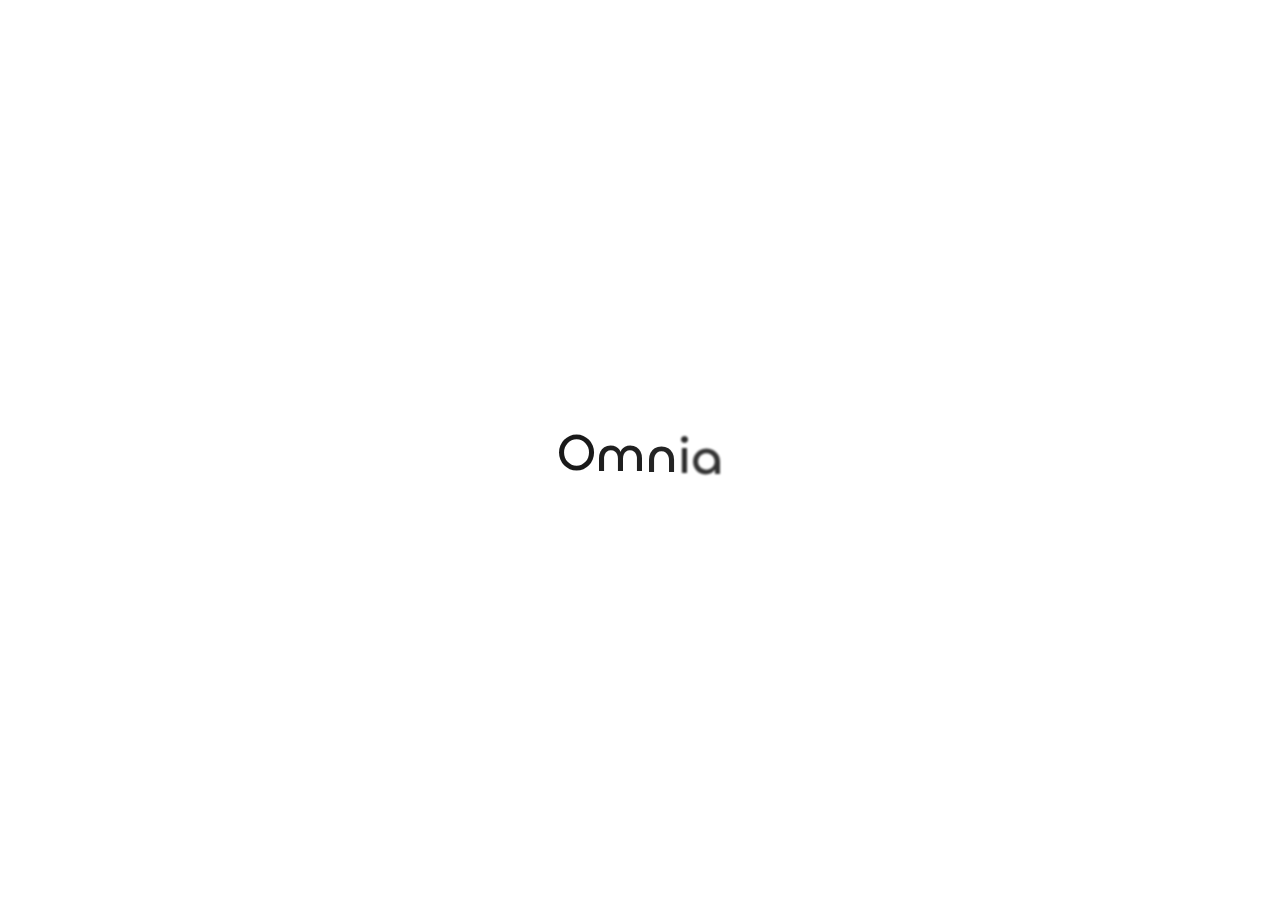
<file: tags/Exnihilo/index.html>
<!DOCTYPE html>
<html lang="en">
<head>
    <meta charset="utf-8">
    <meta name="viewport" content="width=device-width, initial-scale=1">
    <meta name="keywords" content="Hexo Theme Redefine">
    
    <meta name="author" content="Ex nihilo">
    <!-- preconnect -->
    <link rel="preconnect" href="https://fonts.googleapis.com">
    <link rel="preconnect" href="https://fonts.gstatic.com" crossorigin>

    
    <!--- Seo Part-->
    
    <link rel="canonical" href="http://example.com/tags/exnihilo/"/>
    <meta name="robots" content="index,follow">
    <meta name="googlebot" content="index,follow">
    <meta name="revisit-after" content="1 days">
    
        <meta property="og:type" content="website">
<meta property="og:title" content="NIHIL">
<meta property="og:url" content="http://example.com/tags/Exnihilo/index.html">
<meta property="og:site_name" content="NIHIL">
<meta property="og:locale" content="en_US">
<meta property="article:author" content="Exnihilooo">
<meta name="twitter:card" content="summary">
    
    
    <!--- Icon Part-->
    <link rel="icon" type="image/png" href="/images/redefine-favicon.svg" sizes="192x192">
    <link rel="apple-touch-icon" sizes="180x180" href="/images/redefine-favicon.svg">
    <meta name="theme-color" content="#86cecb">
    <link rel="shortcut icon" href="/images/redefine-favicon.svg">
    <!--- Page Info-->
    
    <title>
        
            Tag: Exnihilo -
        
        Omnia
    </title>

    
<link rel="stylesheet" href="/fonts/Chillax/chillax.css">


    <!--- Inject Part-->
    

    
<link rel="stylesheet" href="/css/style.css">


    
        
<link rel="stylesheet" href="/assets/build/styles.css">

    

    
<link rel="stylesheet" href="/fonts/GeistMono/geist-mono.css">

    
<link rel="stylesheet" href="/fonts/Geist/geist.css">

    <!--- Font Part-->
    
    
    
    

    
        
<script src="/js/libs/anime.min.js"></script>

    

    <script id="hexo-configurations">
    window.config = {"hostname":"example.com","root":"/","language":"en","path":"search.xml"};
    window.theme = {"articles":{"style":{"font_size":"16px","line_height":1.5,"image_border_radius":"14px","image_alignment":"center","image_caption":false,"link_icon":true,"title_alignment":"left","headings_top_spacing":{"h1":"3.2rem","h2":"2.4rem","h3":"1.9rem","h4":"1.6rem","h5":"1.4rem","h6":"1.3rem"}},"word_count":{"enable":true,"count":true,"min2read":true},"author_label":{"enable":false,"auto":false,"list":[]},"code_block":{"copy":true,"style":"mac","font":{"enable":false,"family":null,"url":null}},"toc":{"enable":true,"max_depth":3,"number":false,"expand":true,"init_open":true},"copyright":{"enable":true,"default":"cc_by_nc_sa"},"lazyload":true,"recommendation":{"enable":false,"title":"推荐阅读","limit":3,"mobile_limit":2,"placeholder":"/images/wallhaven-wqery6-light.webp","skip_dirs":[]}},"colors":{"primary":"#86cecb","secondary":null,"default_mode":"dark"},"global":{"fonts":{"chinese":{"enable":false,"family":null,"url":null},"english":{"enable":false,"family":null,"url":null}},"content_max_width":"1000px","sidebar_width":"210px","hover":{"shadow":true,"scale":false},"scroll_progress":{"bar":true,"percentage":true},"website_counter":{"url":"https://cn.vercount.one/js","enable":true,"site_pv":true,"site_uv":true,"post_pv":true},"single_page":true,"preloader":true,"open_graph":true,"google_analytics":{"enable":false,"id":null}},"home_banner":{"enable":true,"style":"fixed","image":{"light":"/images/wallhaven-wqery6-light.webp","dark":"/images/wallhaven-wqery6-dark.webp"},"title":"Omnia mutantur, nihil interit","subtitle":{"text":[],"hitokoto":{"enable":false,"api":"https://v1.hitokoto.cn"},"typing_speed":100,"backing_speed":80,"starting_delay":500,"backing_delay":1500,"loop":true,"smart_backspace":true},"text_color":{"light":"#fff","dark":"#d1d1b6"},"text_style":{"title_size":"2.8rem","subtitle_size":"1.5rem","line_height":1.2},"custom_font":{"enable":false,"family":null,"url":null},"social_links":{"enable":true,"style":"default","links":{"github":"https://github.com/Exnihilooo","instagram":"https://www.instagram.com/exnihilooooo/","email":"pwxsab@gmail.com","linkedin":"https://www.linkedin.com/in/wenxuan-pan-aa3951312/"},"qrs":{"weixin":null}}},"plugins":{"feed":{"enable":false},"aplayer":{"enable":false,"type":"fixed","audios":[{"name":null,"artist":null,"url":null,"cover":null,"lrc":null}]},"mermaid":{"enable":false,"version":"9.3.0"}},"version":"2.6.4","navbar":{"auto_hide":false,"color":{"left":"\t#137a7f","right":"#e12885","transparency":35},"width":{"home":"1200px","pages":"1000px"},"links":{"Home":{"path":"/","icon":"fa-regular fa-house"},"Archives":{"path":"/archives","icon":"fa-regular fa-archive"}},"search":{"enable":true,"preload":true}},"page_templates":{"friends_column":2,"tags_style":"blur"},"home":{"sidebar":{"enable":true,"position":"left","first_item":"menu","announcement":null,"show_on_mobile":true,"links":null},"article_date_format":"MMM D, YYYY","categories":{"enable":true,"limit":3},"tags":{"enable":true,"limit":3}},"footerStart":"2022/8/17 11:45:14"};
    window.lang_ago = {"second":"%s seconds ago","minute":"%s minutes ago","hour":"%s hours ago","day":"%s days ago","week":"%s weeks ago","month":"%s months ago","year":"%s years ago"};
    window.data = {"masonry":false};
  </script>
    
    <!--- Fontawesome Part-->
    
<link rel="stylesheet" href="/fontawesome/fontawesome.min.css">

    
<link rel="stylesheet" href="/fontawesome/brands.min.css">

    
<link rel="stylesheet" href="/fontawesome/solid.min.css">

    
<link rel="stylesheet" href="/fontawesome/regular.min.css">

    
    
    
    
<meta name="generator" content="Hexo 7.3.0"></head>


<body>
<div class="progress-bar-container">
    
        <span class="scroll-progress-bar"></span>
    

    
        <span class="pjax-progress-bar"></span>
<!--        <span class="swup-progress-icon">-->
<!--            <i class="fa-solid fa-circle-notch fa-spin"></i>-->
<!--        </span>-->
    
</div>



    <style>
    :root {
        --preloader-background-color: #fff;
        --preloader-text-color: #000;
    }

    @media (prefers-color-scheme: dark) {
        :root {
            --preloader-background-color: #202124;
            --preloader-text-color: #fff;
        }
    }

    @media (prefers-color-scheme: light) {
        :root {
            --preloader-background-color: #fff;
            --preloader-text-color: #000;
        }
    }

    @media (max-width: 600px) {
        .ml13 {
            font-size: 2.6rem !important; /* Adjust this value as needed */
        }
    }

    .preloader {
        display: flex;
        flex-direction: column;
        gap: 1rem; /* Tailwind 'gap-4' is 1rem */
        align-items: center;
        justify-content: center;
        position: fixed;
        padding: 12px;
        top: 0;
        right: 0;
        bottom: 0;
        left: 0;
        width: 100vw;
        height: 100vh; /* 'h-screen' is 100% of the viewport height */
        background-color: var(--preloader-background-color);
        z-index: 1100; /* 'z-[1100]' sets the z-index */
        transition: opacity 0.2s ease-in-out;
    }

    .ml13 {
        font-size: 3.2rem;
        /* text-transform: uppercase; */
        color: var(--preloader-text-color);
        letter-spacing: -1px;
        font-weight: 500;
        font-family: 'Chillax-Variable', sans-serif;
        text-align: center;
    }

    .ml13 .word {
        display: inline-flex;
        flex-wrap: wrap;
        white-space: nowrap;
    }

    .ml13 .letter {
        display: inline-block;
        line-height: 1em;
    }
</style>

<div class="preloader">
    <h2 class="ml13">
        Omnia
    </h2>
    <script>
        var textWrapper = document.querySelector('.ml13');
        // Split text into words
        var words = textWrapper.textContent.trim().split(' ');

        // Clear the existing content
        textWrapper.innerHTML = '';

        // Wrap each word and its letters in spans
        words.forEach(function(word) {
            var wordSpan = document.createElement('span');
            wordSpan.classList.add('word');
            wordSpan.innerHTML = word.replace(/\S/g, "<span class='letter'>$&</span>");
            textWrapper.appendChild(wordSpan);
            textWrapper.appendChild(document.createTextNode(' ')); // Add space between words
        });

        var animation = anime.timeline({loop: true})
            .add({
                targets: '.ml13 .letter',
                translateY: [40,0],
                translateZ: 0,
                opacity: [0,1],
                filter: ['blur(5px)', 'blur(0px)'], // Starting from blurred to unblurred
                easing: "easeOutExpo",
                duration: 1400,
                delay: (el, i) => 300 + 30 * i,
            }).add({
                targets: '.ml13 .letter',
                translateY: [0,-40],
                opacity: [1,0],
                filter: ['blur(0px)', 'blur(5px)'], // Ending from unblurred to blurred
                easing: "easeInExpo",
                duration: 1200,
                delay: (el, i) => 100 + 30 * i,
                complete: function() {
                    hidePreloader(); // Call hidePreloader after the animation completes
                }
            });

        let themeStatus = JSON.parse(localStorage.getItem('REDEFINE-THEME-STATUS'))?.isDark;

        // If the theme status is not found in local storage, check the preferred color scheme
        if (themeStatus === undefined || themeStatus === null) {
            if (window.matchMedia && window.matchMedia('(prefers-color-scheme: dark)').matches) {
                themeStatus = 'dark';
            } else {
                themeStatus = 'light';
            }
        }

        // Now you can use the themeStatus variable in your code
        if (themeStatus) {
            document.documentElement.style.setProperty('--preloader-background-color', '#202124');
            document.documentElement.style.setProperty('--preloader-text-color', '#fff');
        } else {
            document.documentElement.style.setProperty('--preloader-background-color', '#fff');
            document.documentElement.style.setProperty('--preloader-text-color', '#000');
        }

        window.addEventListener('load', function () {
            setTimeout(hidePreloader, 5000); // Call hidePreloader after 5000 milliseconds if not already called by animation
        });

        function hidePreloader() {
            var preloader = document.querySelector('.preloader');
            preloader.style.opacity = '0';
            setTimeout(function () {
                preloader.style.display = 'none';
            }, 200);
        }
    </script>
</div>

<main class="page-container" id="swup">

    

    <div class="main-content-container">


        <div class="main-content-header">
            <header class="navbar-container px-6 md:px-12">

    <div class="navbar-content ">
        <div class="left">
            
            <a class="logo-title" href="/">
                
                Omnia
                
            </a>
        </div>

        <div class="right">
            <!-- PC -->
            <div class="desktop">
                <ul class="navbar-list">
                    
                        
                            

                            <li class="navbar-item">
                                <!-- Menu -->
                                <a class=""
                                   href="/"
                                        >
                                    <i class="fa-regular fa-house fa-fw"></i>
                                    HOME
                                    
                                </a>

                                <!-- Submenu -->
                                
                            </li>
                    
                        
                            

                            <li class="navbar-item">
                                <!-- Menu -->
                                <a class=""
                                   href="/archives"
                                        >
                                    <i class="fa-regular fa-archive fa-fw"></i>
                                    ARCHIVES
                                    
                                </a>

                                <!-- Submenu -->
                                
                            </li>
                    
                    
                        <li class="navbar-item search search-popup-trigger">
                            <i class="fa-solid fa-magnifying-glass"></i>
                        </li>
                    
                </ul>
            </div>
            <!-- Mobile -->
            <div class="mobile">
                
                    <div class="icon-item search search-popup-trigger"><i class="fa-solid fa-magnifying-glass"></i>
                    </div>
                
                <div class="icon-item navbar-bar">
                    <div class="navbar-bar-middle"></div>
                </div>
            </div>
        </div>
    </div>

    <!-- Mobile sheet -->
    <div class="navbar-drawer h-screen w-full absolute top-0 left-0 bg-background-color flex flex-col justify-between">
        <ul class="drawer-navbar-list flex flex-col px-4 justify-center items-start">
            
                
                    

                    <li class="drawer-navbar-item text-base my-1.5 flex flex-col w-full">
                        
                        <a class="py-1.5 px-2 flex flex-row items-center justify-between gap-1 hover:!text-primary active:!text-primary text-2xl font-semibold group border-b border-border-color hover:border-primary w-full "
                           href="/"
                        >
                            <span>
                                HOME
                            </span>
                            
                                <i class="fa-regular fa-house fa-sm fa-fw"></i>
                            
                        </a>
                        

                        
                    </li>
            
                
                    

                    <li class="drawer-navbar-item text-base my-1.5 flex flex-col w-full">
                        
                        <a class="py-1.5 px-2 flex flex-row items-center justify-between gap-1 hover:!text-primary active:!text-primary text-2xl font-semibold group border-b border-border-color hover:border-primary w-full "
                           href="/archives"
                        >
                            <span>
                                ARCHIVES
                            </span>
                            
                                <i class="fa-regular fa-archive fa-sm fa-fw"></i>
                            
                        </a>
                        

                        
                    </li>
            

            
            
        </ul>

        <div class="statistics flex justify-around my-2.5">
    <a class="item tag-count-item flex flex-col justify-center items-center w-20" href="/tags">
        <div class="number text-2xl sm:text-xl text-second-text-color font-semibold">4</div>
        <div class="label text-third-text-color text-sm">Tags</div>
    </a>
    <a class="item tag-count-item flex flex-col justify-center items-center w-20" href="/categories">
        <div class="number text-2xl sm:text-xl text-second-text-color font-semibold">0</div>
        <div class="label text-third-text-color text-sm">Categories</div>
    </a>
    <a class="item tag-count-item flex flex-col justify-center items-center w-20" href="/archives">
        <div class="number text-2xl sm:text-xl text-second-text-color font-semibold">2</div>
        <div class="label text-third-text-color text-sm">Posts</div>
    </a>
</div>
    </div>

    <div class="window-mask"></div>

</header>


        </div>

        <div class="main-content-body">

            

            <div class="main-content">

                
                    <div class="tag-container">
	<div class="tag-name">
		<i class="fa-solid fa-tag"></i>&nbsp;Exnihilo
	</div>
	<div class="tag-post-list">
		
<div class="archive-list-container">
    
        <section class="archive-item mb-spacing-unit last:mb-0">
            <div class="archive-item-header flex flex-row items-center mb-2">
                <span class="archive-year font-semibold text-3xl mr-2">2024</span>
                <span class="archive-year-post-count text-xs md:text-sm font-bold rounded-small bg-third-background-color py-[2px] px-[10px] border border-border-color">1</span>
            </div>
            
            <ul class="article-list pl-0 md:pl-8 text-lg leading-[1.5]">
                
                    
                    
                         <!-- Close the previous LI if not the first item -->
                        <li class="article-item space-y-2 px-6 pt-10 pb-2 text-xl relative border-l-2 border-border-color" date-is='08-14'>
                    
                    <a href="/2024/08/14/hello_world/" class="block overflow-hidden w-fit">
                        <span class="article-title my-0.5 text-2xl">Hello World</span>
                    </a>
                    
                
                </li> <!-- Ensure the last item is properly closed -->
            </ul>
        </section>
    
</div>

	</div>
</div>

<div class="tag-paginator">
	<div class="paginator">
    <span class="page-number current">1</span>
</div>

</div>


                

            </div>

            

        </div>

        <div class="main-content-footer">
            <footer class="footer mt-5 py-5 h-auto text-base text-third-text-color relative border-t-2 border-t-border-color">
    <div class="info-container py-3 text-center">
        
        <div class="text-center">
            &copy;
            
              <span>2022</span>
              -
            
            2024&nbsp;&nbsp;<i class="fa-solid fa-heart fa-beat" style="--fa-animation-duration: 0.5s; color: #f54545"></i>&nbsp;&nbsp;<a href="/">Ex nihilo</a>
            
                
                <p class="post-count space-x-0.5">
                    <span>
                        2 posts in total
                    </span>
                    
                </p>
            
        </div>
        
            <script data-swup-reload-script src="https://cn.vercount.one/js"></script>
            <div class="relative text-center lg:absolute lg:right-[20px] lg:top-1/2 lg:-translate-y-1/2 lg:text-right">
                
                    <span id="busuanzi_container_site_uv" class="lg:!block">
                        <span class="text-sm">VISITOR COUNT</span>
                        <span id="busuanzi_value_site_uv"></span>
                    </span>
                
                
                    <span id="busuanzi_container_site_pv" class="lg:!block">
                        <span class="text-sm">TOTAL PAGE VIEWS</span>
                        <span id="busuanzi_value_site_pv"></span>
                    </span>
                
            </div>
        
        <div class="relative text-center lg:absolute lg:left-[20px] lg:top-1/2 lg:-translate-y-1/2 lg:text-left">
            <span class="lg:block text-sm">POWERED BY <?xml version="1.0" encoding="utf-8"?><!DOCTYPE svg PUBLIC "-//W3C//DTD SVG 1.1//EN" "http://www.w3.org/Graphics/SVG/1.1/DTD/svg11.dtd"><svg class="relative top-[2px] inline-block align-baseline" version="1.1" id="圖層_1" xmlns="http://www.w3.org/2000/svg" xmlns:xlink="http://www.w3.org/1999/xlink" x="0px" y="0px" width="1rem" height="1rem" viewBox="0 0 512 512" enable-background="new 0 0 512 512" xml:space="preserve"><path fill="#0E83CD" d="M256.4,25.8l-200,115.5L56,371.5l199.6,114.7l200-115.5l0.4-230.2L256.4,25.8z M349,354.6l-18.4,10.7l-18.6-11V275H200v79.6l-18.4,10.7l-18.6-11v-197l18.5-10.6l18.5,10.8V237h112v-79.6l18.5-10.6l18.5,10.8V354.6z"/></svg><a target="_blank" class="text-base" href="https://hexo.io">Hexo</a></span>
            <span class="text-sm lg:block">THEME&nbsp;<a class="text-base" target="_blank" href="https://github.com/EvanNotFound/hexo-theme-redefine">Redefine v2.6.4</a></span>
        </div>
        
        
            <div>
                Blog up for <span class="odometer" id="runtime_days" ></span> days <span class="odometer" id="runtime_hours"></span> hrs <span class="odometer" id="runtime_minutes"></span> Min <span class="odometer" id="runtime_seconds"></span> Sec
            </div>
        
        
            <script data-swup-reload-script>
                try {
                    function odometer_init() {
                    const elements = document.querySelectorAll('.odometer');
                    elements.forEach(el => {
                        new Odometer({
                            el,
                            format: '( ddd).dd',
                            duration: 200
                        });
                    });
                    }
                    odometer_init();
                } catch (error) {}
            </script>
        
        
        
    </div>  
</footer>
        </div>
    </div>

    

    <div class="right-side-tools-container">
        <div class="side-tools-container">
    <ul class="hidden-tools-list">
        <li class="right-bottom-tools tool-font-adjust-plus flex justify-center items-center">
            <i class="fa-regular fa-magnifying-glass-plus"></i>
        </li>

        <li class="right-bottom-tools tool-font-adjust-minus flex justify-center items-center">
            <i class="fa-regular fa-magnifying-glass-minus"></i>
        </li>

        <li class="right-bottom-tools tool-dark-light-toggle flex justify-center items-center">
            <i class="fa-regular fa-moon"></i>
        </li>

        <!-- rss -->
        

        

        <li class="right-bottom-tools tool-scroll-to-bottom flex justify-center items-center">
            <i class="fa-regular fa-arrow-down"></i>
        </li>
    </ul>

    <ul class="visible-tools-list">
        <li class="right-bottom-tools toggle-tools-list flex justify-center items-center">
            <i class="fa-regular fa-cog fa-spin"></i>
        </li>
        
            <li class="right-bottom-tools tool-scroll-to-top flex justify-center items-center">
                <i class="arrow-up fas fa-arrow-up"></i>
                <span class="percent"></span>
            </li>
        
        
    </ul>
</div>

    </div>

    <div class="image-viewer-container">
    <img src="">
</div>


    
        <div class="search-pop-overlay">
    <div class="popup search-popup">
        <div class="search-header">
          <span class="search-input-field-pre">
            <i class="fa-solid fa-keyboard"></i>
          </span>
            <div class="search-input-container">
                <input autocomplete="off"
                       autocorrect="off"
                       autocapitalize="off"
                       placeholder="Search..."
                       spellcheck="false"
                       type="search"
                       class="search-input"
                >
            </div>
            <span class="popup-btn-close">
                <i class="fa-solid fa-times"></i>
            </span>
        </div>
        <div id="search-result">
            <div id="no-result">
                <i class="fa-solid fa-spinner fa-spin-pulse fa-5x fa-fw"></i>
            </div>
        </div>
    </div>
</div>

    

</main>


    
<script src="/js/libs/Swup.min.js"></script>

<script src="/js/libs/SwupSlideTheme.min.js"></script>

<script src="/js/libs/SwupScriptsPlugin.min.js"></script>

<script src="/js/libs/SwupProgressPlugin.min.js"></script>

<script src="/js/libs/SwupScrollPlugin.min.js"></script>

<script src="/js/libs/SwupPreloadPlugin.min.js"></script>

<script>
    const swup = new Swup({
        plugins: [
            new SwupScriptsPlugin({
                optin: true,
            }),
            new SwupProgressPlugin(),
            new SwupScrollPlugin({
                offset: 80,
            }),
            new SwupSlideTheme({
                mainElement: ".main-content-body",
            }),
            new SwupPreloadPlugin(),
        ],
        containers: ["#swup"],
    });
</script>







<script src="/js/tools/imageViewer.js" type="module"></script>

<script src="/js/utils.js" type="module"></script>

<script src="/js/main.js" type="module"></script>

<script src="/js/layouts/navbarShrink.js" type="module"></script>

<script src="/js/tools/scrollTopBottom.js" type="module"></script>

<script src="/js/tools/lightDarkSwitch.js" type="module"></script>

<script src="/js/layouts/categoryList.js" type="module"></script>



    
<script src="/js/tools/localSearch.js" type="module"></script>




    
<script src="/js/tools/codeBlock.js" type="module"></script>




    
<script src="/js/layouts/lazyload.js" type="module"></script>




    
<script src="/js/tools/runtime.js"></script>

    
<script src="/js/libs/odometer.min.js"></script>

    
<link rel="stylesheet" href="/assets/odometer-theme-minimal.css">




  
<script src="/js/libs/Typed.min.js"></script>

  
<script src="/js/plugins/typed.js" type="module"></script>









<div class="post-scripts" data-swup-reload-script>
    
        
<script src="/js/tools/tocToggle.js" type="module"></script>

<script src="/js/layouts/toc.js" type="module"></script>

<script src="/js/plugins/tabs.js" type="module"></script>

    
</div>


</body>
</html>
</file>
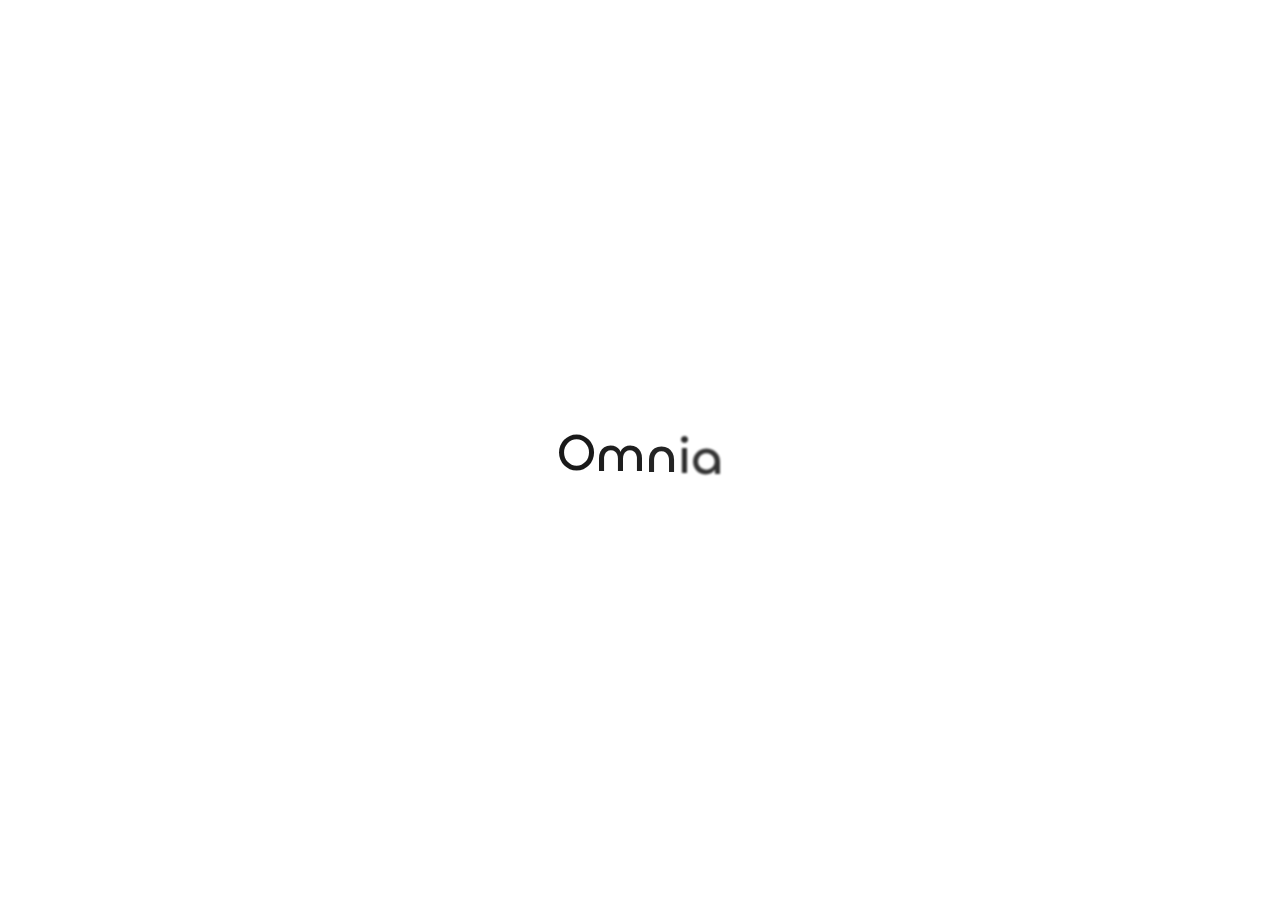
<file: tags/Github/index.html>
<!DOCTYPE html>
<html lang="en">
<head>
    <meta charset="utf-8">
    <meta name="viewport" content="width=device-width, initial-scale=1">
    <meta name="keywords" content="Hexo Theme Redefine">
    
    <meta name="author" content="Ex nihilo">
    <!-- preconnect -->
    <link rel="preconnect" href="https://fonts.googleapis.com">
    <link rel="preconnect" href="https://fonts.gstatic.com" crossorigin>

    
    <!--- Seo Part-->
    
    <link rel="canonical" href="http://example.com/tags/github/"/>
    <meta name="robots" content="index,follow">
    <meta name="googlebot" content="index,follow">
    <meta name="revisit-after" content="1 days">
    
        <meta property="og:type" content="website">
<meta property="og:title" content="NIHIL">
<meta property="og:url" content="http://example.com/tags/Github/index.html">
<meta property="og:site_name" content="NIHIL">
<meta property="og:locale" content="en_US">
<meta property="article:author" content="Exnihilooo">
<meta name="twitter:card" content="summary">
    
    
    <!--- Icon Part-->
    <link rel="icon" type="image/png" href="/images/redefine-favicon.svg" sizes="192x192">
    <link rel="apple-touch-icon" sizes="180x180" href="/images/redefine-favicon.svg">
    <meta name="theme-color" content="#86cecb">
    <link rel="shortcut icon" href="/images/redefine-favicon.svg">
    <!--- Page Info-->
    
    <title>
        
            Tag: Github -
        
        Omnia
    </title>

    
<link rel="stylesheet" href="/fonts/Chillax/chillax.css">


    <!--- Inject Part-->
    

    
<link rel="stylesheet" href="/css/style.css">


    
        
<link rel="stylesheet" href="/assets/build/styles.css">

    

    
<link rel="stylesheet" href="/fonts/GeistMono/geist-mono.css">

    
<link rel="stylesheet" href="/fonts/Geist/geist.css">

    <!--- Font Part-->
    
    
    
    

    
        
<script src="/js/libs/anime.min.js"></script>

    

    <script id="hexo-configurations">
    window.config = {"hostname":"example.com","root":"/","language":"en","path":"search.xml"};
    window.theme = {"articles":{"style":{"font_size":"16px","line_height":1.5,"image_border_radius":"14px","image_alignment":"center","image_caption":false,"link_icon":true,"title_alignment":"left","headings_top_spacing":{"h1":"3.2rem","h2":"2.4rem","h3":"1.9rem","h4":"1.6rem","h5":"1.4rem","h6":"1.3rem"}},"word_count":{"enable":true,"count":true,"min2read":true},"author_label":{"enable":false,"auto":false,"list":[]},"code_block":{"copy":true,"style":"mac","font":{"enable":false,"family":null,"url":null}},"toc":{"enable":true,"max_depth":3,"number":false,"expand":true,"init_open":true},"copyright":{"enable":true,"default":"cc_by_nc_sa"},"lazyload":true,"recommendation":{"enable":false,"title":"推荐阅读","limit":3,"mobile_limit":2,"placeholder":"/images/wallhaven-wqery6-light.webp","skip_dirs":[]}},"colors":{"primary":"#86cecb","secondary":null,"default_mode":"dark"},"global":{"fonts":{"chinese":{"enable":false,"family":null,"url":null},"english":{"enable":false,"family":null,"url":null}},"content_max_width":"1000px","sidebar_width":"210px","hover":{"shadow":true,"scale":false},"scroll_progress":{"bar":true,"percentage":true},"website_counter":{"url":"https://cn.vercount.one/js","enable":true,"site_pv":true,"site_uv":true,"post_pv":true},"single_page":true,"preloader":true,"open_graph":true,"google_analytics":{"enable":false,"id":null}},"home_banner":{"enable":true,"style":"fixed","image":{"light":"/images/wallhaven-wqery6-light.webp","dark":"/images/wallhaven-wqery6-dark.webp"},"title":"Omnia mutantur, nihil interit","subtitle":{"text":[],"hitokoto":{"enable":false,"api":"https://v1.hitokoto.cn"},"typing_speed":100,"backing_speed":80,"starting_delay":500,"backing_delay":1500,"loop":true,"smart_backspace":true},"text_color":{"light":"#fff","dark":"#d1d1b6"},"text_style":{"title_size":"2.8rem","subtitle_size":"1.5rem","line_height":1.2},"custom_font":{"enable":false,"family":null,"url":null},"social_links":{"enable":true,"style":"default","links":{"github":"https://github.com/Exnihilooo","instagram":"https://www.instagram.com/exnihilooooo/","email":"pwxsab@gmail.com","linkedin":"https://www.linkedin.com/in/wenxuan-pan-aa3951312/"},"qrs":{"weixin":null}}},"plugins":{"feed":{"enable":false},"aplayer":{"enable":false,"type":"fixed","audios":[{"name":null,"artist":null,"url":null,"cover":null,"lrc":null}]},"mermaid":{"enable":false,"version":"9.3.0"}},"version":"2.6.4","navbar":{"auto_hide":false,"color":{"left":"\t#137a7f","right":"#e12885","transparency":35},"width":{"home":"1200px","pages":"1000px"},"links":{"Home":{"path":"/","icon":"fa-regular fa-house"},"Archives":{"path":"/archives","icon":"fa-regular fa-archive"}},"search":{"enable":true,"preload":true}},"page_templates":{"friends_column":2,"tags_style":"blur"},"home":{"sidebar":{"enable":true,"position":"left","first_item":"menu","announcement":null,"show_on_mobile":true,"links":null},"article_date_format":"MMM D, YYYY","categories":{"enable":true,"limit":3},"tags":{"enable":true,"limit":3}},"footerStart":"2022/8/17 11:45:14"};
    window.lang_ago = {"second":"%s seconds ago","minute":"%s minutes ago","hour":"%s hours ago","day":"%s days ago","week":"%s weeks ago","month":"%s months ago","year":"%s years ago"};
    window.data = {"masonry":false};
  </script>
    
    <!--- Fontawesome Part-->
    
<link rel="stylesheet" href="/fontawesome/fontawesome.min.css">

    
<link rel="stylesheet" href="/fontawesome/brands.min.css">

    
<link rel="stylesheet" href="/fontawesome/solid.min.css">

    
<link rel="stylesheet" href="/fontawesome/regular.min.css">

    
    
    
    
<meta name="generator" content="Hexo 7.3.0"></head>


<body>
<div class="progress-bar-container">
    
        <span class="scroll-progress-bar"></span>
    

    
        <span class="pjax-progress-bar"></span>
<!--        <span class="swup-progress-icon">-->
<!--            <i class="fa-solid fa-circle-notch fa-spin"></i>-->
<!--        </span>-->
    
</div>



    <style>
    :root {
        --preloader-background-color: #fff;
        --preloader-text-color: #000;
    }

    @media (prefers-color-scheme: dark) {
        :root {
            --preloader-background-color: #202124;
            --preloader-text-color: #fff;
        }
    }

    @media (prefers-color-scheme: light) {
        :root {
            --preloader-background-color: #fff;
            --preloader-text-color: #000;
        }
    }

    @media (max-width: 600px) {
        .ml13 {
            font-size: 2.6rem !important; /* Adjust this value as needed */
        }
    }

    .preloader {
        display: flex;
        flex-direction: column;
        gap: 1rem; /* Tailwind 'gap-4' is 1rem */
        align-items: center;
        justify-content: center;
        position: fixed;
        padding: 12px;
        top: 0;
        right: 0;
        bottom: 0;
        left: 0;
        width: 100vw;
        height: 100vh; /* 'h-screen' is 100% of the viewport height */
        background-color: var(--preloader-background-color);
        z-index: 1100; /* 'z-[1100]' sets the z-index */
        transition: opacity 0.2s ease-in-out;
    }

    .ml13 {
        font-size: 3.2rem;
        /* text-transform: uppercase; */
        color: var(--preloader-text-color);
        letter-spacing: -1px;
        font-weight: 500;
        font-family: 'Chillax-Variable', sans-serif;
        text-align: center;
    }

    .ml13 .word {
        display: inline-flex;
        flex-wrap: wrap;
        white-space: nowrap;
    }

    .ml13 .letter {
        display: inline-block;
        line-height: 1em;
    }
</style>

<div class="preloader">
    <h2 class="ml13">
        Omnia
    </h2>
    <script>
        var textWrapper = document.querySelector('.ml13');
        // Split text into words
        var words = textWrapper.textContent.trim().split(' ');

        // Clear the existing content
        textWrapper.innerHTML = '';

        // Wrap each word and its letters in spans
        words.forEach(function(word) {
            var wordSpan = document.createElement('span');
            wordSpan.classList.add('word');
            wordSpan.innerHTML = word.replace(/\S/g, "<span class='letter'>$&</span>");
            textWrapper.appendChild(wordSpan);
            textWrapper.appendChild(document.createTextNode(' ')); // Add space between words
        });

        var animation = anime.timeline({loop: true})
            .add({
                targets: '.ml13 .letter',
                translateY: [40,0],
                translateZ: 0,
                opacity: [0,1],
                filter: ['blur(5px)', 'blur(0px)'], // Starting from blurred to unblurred
                easing: "easeOutExpo",
                duration: 1400,
                delay: (el, i) => 300 + 30 * i,
            }).add({
                targets: '.ml13 .letter',
                translateY: [0,-40],
                opacity: [1,0],
                filter: ['blur(0px)', 'blur(5px)'], // Ending from unblurred to blurred
                easing: "easeInExpo",
                duration: 1200,
                delay: (el, i) => 100 + 30 * i,
                complete: function() {
                    hidePreloader(); // Call hidePreloader after the animation completes
                }
            });

        let themeStatus = JSON.parse(localStorage.getItem('REDEFINE-THEME-STATUS'))?.isDark;

        // If the theme status is not found in local storage, check the preferred color scheme
        if (themeStatus === undefined || themeStatus === null) {
            if (window.matchMedia && window.matchMedia('(prefers-color-scheme: dark)').matches) {
                themeStatus = 'dark';
            } else {
                themeStatus = 'light';
            }
        }

        // Now you can use the themeStatus variable in your code
        if (themeStatus) {
            document.documentElement.style.setProperty('--preloader-background-color', '#202124');
            document.documentElement.style.setProperty('--preloader-text-color', '#fff');
        } else {
            document.documentElement.style.setProperty('--preloader-background-color', '#fff');
            document.documentElement.style.setProperty('--preloader-text-color', '#000');
        }

        window.addEventListener('load', function () {
            setTimeout(hidePreloader, 5000); // Call hidePreloader after 5000 milliseconds if not already called by animation
        });

        function hidePreloader() {
            var preloader = document.querySelector('.preloader');
            preloader.style.opacity = '0';
            setTimeout(function () {
                preloader.style.display = 'none';
            }, 200);
        }
    </script>
</div>

<main class="page-container" id="swup">

    

    <div class="main-content-container">


        <div class="main-content-header">
            <header class="navbar-container px-6 md:px-12">

    <div class="navbar-content ">
        <div class="left">
            
            <a class="logo-title" href="/">
                
                Omnia
                
            </a>
        </div>

        <div class="right">
            <!-- PC -->
            <div class="desktop">
                <ul class="navbar-list">
                    
                        
                            

                            <li class="navbar-item">
                                <!-- Menu -->
                                <a class=""
                                   href="/"
                                        >
                                    <i class="fa-regular fa-house fa-fw"></i>
                                    HOME
                                    
                                </a>

                                <!-- Submenu -->
                                
                            </li>
                    
                        
                            

                            <li class="navbar-item">
                                <!-- Menu -->
                                <a class=""
                                   href="/archives"
                                        >
                                    <i class="fa-regular fa-archive fa-fw"></i>
                                    ARCHIVES
                                    
                                </a>

                                <!-- Submenu -->
                                
                            </li>
                    
                    
                        <li class="navbar-item search search-popup-trigger">
                            <i class="fa-solid fa-magnifying-glass"></i>
                        </li>
                    
                </ul>
            </div>
            <!-- Mobile -->
            <div class="mobile">
                
                    <div class="icon-item search search-popup-trigger"><i class="fa-solid fa-magnifying-glass"></i>
                    </div>
                
                <div class="icon-item navbar-bar">
                    <div class="navbar-bar-middle"></div>
                </div>
            </div>
        </div>
    </div>

    <!-- Mobile sheet -->
    <div class="navbar-drawer h-screen w-full absolute top-0 left-0 bg-background-color flex flex-col justify-between">
        <ul class="drawer-navbar-list flex flex-col px-4 justify-center items-start">
            
                
                    

                    <li class="drawer-navbar-item text-base my-1.5 flex flex-col w-full">
                        
                        <a class="py-1.5 px-2 flex flex-row items-center justify-between gap-1 hover:!text-primary active:!text-primary text-2xl font-semibold group border-b border-border-color hover:border-primary w-full "
                           href="/"
                        >
                            <span>
                                HOME
                            </span>
                            
                                <i class="fa-regular fa-house fa-sm fa-fw"></i>
                            
                        </a>
                        

                        
                    </li>
            
                
                    

                    <li class="drawer-navbar-item text-base my-1.5 flex flex-col w-full">
                        
                        <a class="py-1.5 px-2 flex flex-row items-center justify-between gap-1 hover:!text-primary active:!text-primary text-2xl font-semibold group border-b border-border-color hover:border-primary w-full "
                           href="/archives"
                        >
                            <span>
                                ARCHIVES
                            </span>
                            
                                <i class="fa-regular fa-archive fa-sm fa-fw"></i>
                            
                        </a>
                        

                        
                    </li>
            

            
            
        </ul>

        <div class="statistics flex justify-around my-2.5">
    <a class="item tag-count-item flex flex-col justify-center items-center w-20" href="/tags">
        <div class="number text-2xl sm:text-xl text-second-text-color font-semibold">4</div>
        <div class="label text-third-text-color text-sm">Tags</div>
    </a>
    <a class="item tag-count-item flex flex-col justify-center items-center w-20" href="/categories">
        <div class="number text-2xl sm:text-xl text-second-text-color font-semibold">0</div>
        <div class="label text-third-text-color text-sm">Categories</div>
    </a>
    <a class="item tag-count-item flex flex-col justify-center items-center w-20" href="/archives">
        <div class="number text-2xl sm:text-xl text-second-text-color font-semibold">2</div>
        <div class="label text-third-text-color text-sm">Posts</div>
    </a>
</div>
    </div>

    <div class="window-mask"></div>

</header>


        </div>

        <div class="main-content-body">

            

            <div class="main-content">

                
                    <div class="tag-container">
	<div class="tag-name">
		<i class="fa-solid fa-tag"></i>&nbsp;Github
	</div>
	<div class="tag-post-list">
		
<div class="archive-list-container">
    
        <section class="archive-item mb-spacing-unit last:mb-0">
            <div class="archive-item-header flex flex-row items-center mb-2">
                <span class="archive-year font-semibold text-3xl mr-2">2024</span>
                <span class="archive-year-post-count text-xs md:text-sm font-bold rounded-small bg-third-background-color py-[2px] px-[10px] border border-border-color">1</span>
            </div>
            
            <ul class="article-list pl-0 md:pl-8 text-lg leading-[1.5]">
                
                    
                    
                         <!-- Close the previous LI if not the first item -->
                        <li class="article-item space-y-2 px-6 pt-10 pb-2 text-xl relative border-l-2 border-border-color" date-is='08-15'>
                    
                    <a href="/2024/08/15/Github%20Weekly%20Report%20-%201/" class="block overflow-hidden w-fit">
                        <span class="article-title my-0.5 text-2xl">Github Weekly Report - 1</span>
                    </a>
                    
                
                </li> <!-- Ensure the last item is properly closed -->
            </ul>
        </section>
    
</div>

	</div>
</div>

<div class="tag-paginator">
	<div class="paginator">
    <span class="page-number current">1</span>
</div>

</div>


                

            </div>

            

        </div>

        <div class="main-content-footer">
            <footer class="footer mt-5 py-5 h-auto text-base text-third-text-color relative border-t-2 border-t-border-color">
    <div class="info-container py-3 text-center">
        
        <div class="text-center">
            &copy;
            
              <span>2022</span>
              -
            
            2024&nbsp;&nbsp;<i class="fa-solid fa-heart fa-beat" style="--fa-animation-duration: 0.5s; color: #f54545"></i>&nbsp;&nbsp;<a href="/">Ex nihilo</a>
            
                
                <p class="post-count space-x-0.5">
                    <span>
                        2 posts in total
                    </span>
                    
                </p>
            
        </div>
        
            <script data-swup-reload-script src="https://cn.vercount.one/js"></script>
            <div class="relative text-center lg:absolute lg:right-[20px] lg:top-1/2 lg:-translate-y-1/2 lg:text-right">
                
                    <span id="busuanzi_container_site_uv" class="lg:!block">
                        <span class="text-sm">VISITOR COUNT</span>
                        <span id="busuanzi_value_site_uv"></span>
                    </span>
                
                
                    <span id="busuanzi_container_site_pv" class="lg:!block">
                        <span class="text-sm">TOTAL PAGE VIEWS</span>
                        <span id="busuanzi_value_site_pv"></span>
                    </span>
                
            </div>
        
        <div class="relative text-center lg:absolute lg:left-[20px] lg:top-1/2 lg:-translate-y-1/2 lg:text-left">
            <span class="lg:block text-sm">POWERED BY <?xml version="1.0" encoding="utf-8"?><!DOCTYPE svg PUBLIC "-//W3C//DTD SVG 1.1//EN" "http://www.w3.org/Graphics/SVG/1.1/DTD/svg11.dtd"><svg class="relative top-[2px] inline-block align-baseline" version="1.1" id="圖層_1" xmlns="http://www.w3.org/2000/svg" xmlns:xlink="http://www.w3.org/1999/xlink" x="0px" y="0px" width="1rem" height="1rem" viewBox="0 0 512 512" enable-background="new 0 0 512 512" xml:space="preserve"><path fill="#0E83CD" d="M256.4,25.8l-200,115.5L56,371.5l199.6,114.7l200-115.5l0.4-230.2L256.4,25.8z M349,354.6l-18.4,10.7l-18.6-11V275H200v79.6l-18.4,10.7l-18.6-11v-197l18.5-10.6l18.5,10.8V237h112v-79.6l18.5-10.6l18.5,10.8V354.6z"/></svg><a target="_blank" class="text-base" href="https://hexo.io">Hexo</a></span>
            <span class="text-sm lg:block">THEME&nbsp;<a class="text-base" target="_blank" href="https://github.com/EvanNotFound/hexo-theme-redefine">Redefine v2.6.4</a></span>
        </div>
        
        
            <div>
                Blog up for <span class="odometer" id="runtime_days" ></span> days <span class="odometer" id="runtime_hours"></span> hrs <span class="odometer" id="runtime_minutes"></span> Min <span class="odometer" id="runtime_seconds"></span> Sec
            </div>
        
        
            <script data-swup-reload-script>
                try {
                    function odometer_init() {
                    const elements = document.querySelectorAll('.odometer');
                    elements.forEach(el => {
                        new Odometer({
                            el,
                            format: '( ddd).dd',
                            duration: 200
                        });
                    });
                    }
                    odometer_init();
                } catch (error) {}
            </script>
        
        
        
    </div>  
</footer>
        </div>
    </div>

    

    <div class="right-side-tools-container">
        <div class="side-tools-container">
    <ul class="hidden-tools-list">
        <li class="right-bottom-tools tool-font-adjust-plus flex justify-center items-center">
            <i class="fa-regular fa-magnifying-glass-plus"></i>
        </li>

        <li class="right-bottom-tools tool-font-adjust-minus flex justify-center items-center">
            <i class="fa-regular fa-magnifying-glass-minus"></i>
        </li>

        <li class="right-bottom-tools tool-dark-light-toggle flex justify-center items-center">
            <i class="fa-regular fa-moon"></i>
        </li>

        <!-- rss -->
        

        

        <li class="right-bottom-tools tool-scroll-to-bottom flex justify-center items-center">
            <i class="fa-regular fa-arrow-down"></i>
        </li>
    </ul>

    <ul class="visible-tools-list">
        <li class="right-bottom-tools toggle-tools-list flex justify-center items-center">
            <i class="fa-regular fa-cog fa-spin"></i>
        </li>
        
            <li class="right-bottom-tools tool-scroll-to-top flex justify-center items-center">
                <i class="arrow-up fas fa-arrow-up"></i>
                <span class="percent"></span>
            </li>
        
        
    </ul>
</div>

    </div>

    <div class="image-viewer-container">
    <img src="">
</div>


    
        <div class="search-pop-overlay">
    <div class="popup search-popup">
        <div class="search-header">
          <span class="search-input-field-pre">
            <i class="fa-solid fa-keyboard"></i>
          </span>
            <div class="search-input-container">
                <input autocomplete="off"
                       autocorrect="off"
                       autocapitalize="off"
                       placeholder="Search..."
                       spellcheck="false"
                       type="search"
                       class="search-input"
                >
            </div>
            <span class="popup-btn-close">
                <i class="fa-solid fa-times"></i>
            </span>
        </div>
        <div id="search-result">
            <div id="no-result">
                <i class="fa-solid fa-spinner fa-spin-pulse fa-5x fa-fw"></i>
            </div>
        </div>
    </div>
</div>

    

</main>


    
<script src="/js/libs/Swup.min.js"></script>

<script src="/js/libs/SwupSlideTheme.min.js"></script>

<script src="/js/libs/SwupScriptsPlugin.min.js"></script>

<script src="/js/libs/SwupProgressPlugin.min.js"></script>

<script src="/js/libs/SwupScrollPlugin.min.js"></script>

<script src="/js/libs/SwupPreloadPlugin.min.js"></script>

<script>
    const swup = new Swup({
        plugins: [
            new SwupScriptsPlugin({
                optin: true,
            }),
            new SwupProgressPlugin(),
            new SwupScrollPlugin({
                offset: 80,
            }),
            new SwupSlideTheme({
                mainElement: ".main-content-body",
            }),
            new SwupPreloadPlugin(),
        ],
        containers: ["#swup"],
    });
</script>







<script src="/js/tools/imageViewer.js" type="module"></script>

<script src="/js/utils.js" type="module"></script>

<script src="/js/main.js" type="module"></script>

<script src="/js/layouts/navbarShrink.js" type="module"></script>

<script src="/js/tools/scrollTopBottom.js" type="module"></script>

<script src="/js/tools/lightDarkSwitch.js" type="module"></script>

<script src="/js/layouts/categoryList.js" type="module"></script>



    
<script src="/js/tools/localSearch.js" type="module"></script>




    
<script src="/js/tools/codeBlock.js" type="module"></script>




    
<script src="/js/layouts/lazyload.js" type="module"></script>




    
<script src="/js/tools/runtime.js"></script>

    
<script src="/js/libs/odometer.min.js"></script>

    
<link rel="stylesheet" href="/assets/odometer-theme-minimal.css">




  
<script src="/js/libs/Typed.min.js"></script>

  
<script src="/js/plugins/typed.js" type="module"></script>









<div class="post-scripts" data-swup-reload-script>
    
        
<script src="/js/tools/tocToggle.js" type="module"></script>

<script src="/js/layouts/toc.js" type="module"></script>

<script src="/js/plugins/tabs.js" type="module"></script>

    
</div>


</body>
</html>
</file>
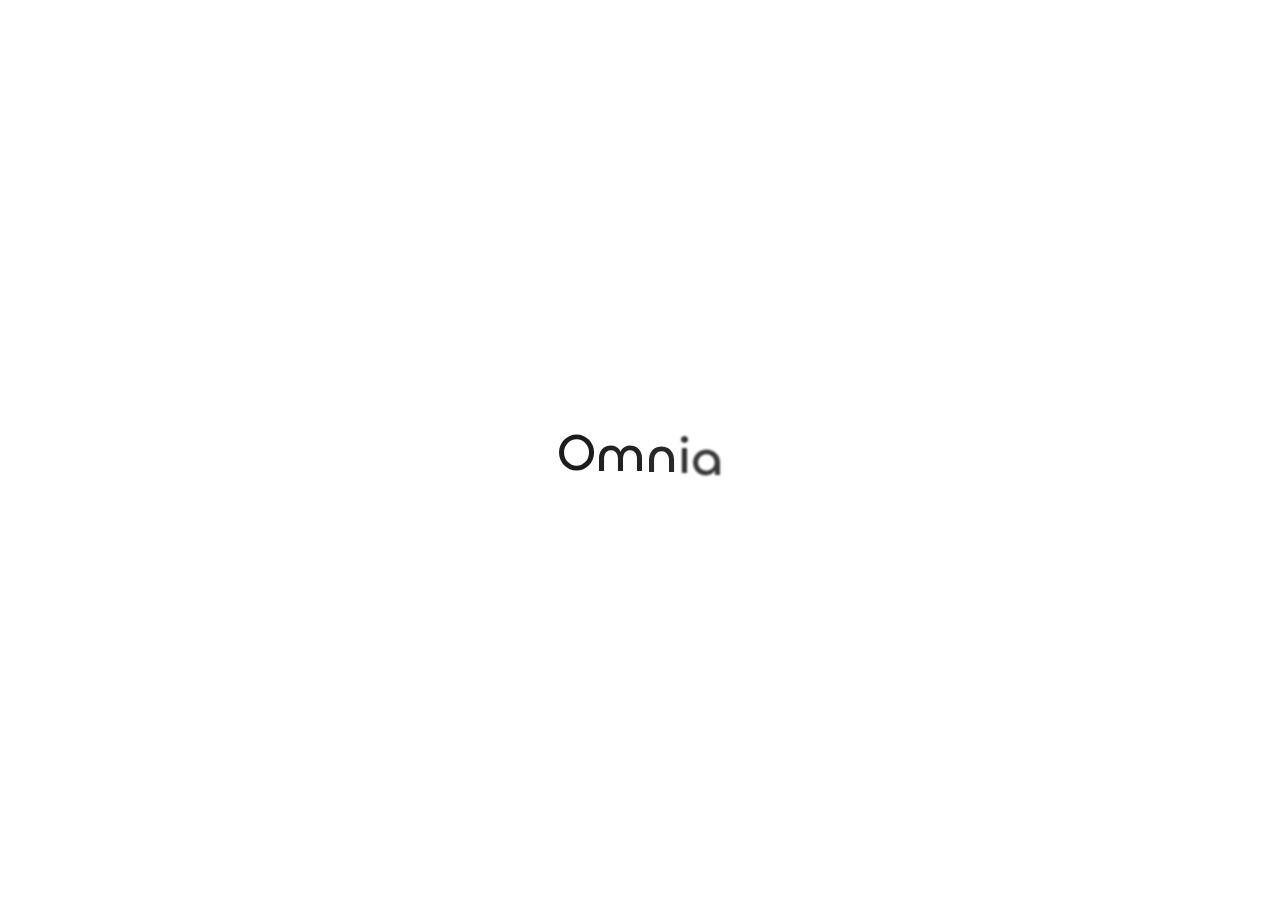
<file: tags/Technology/index.html>
<!DOCTYPE html>
<html lang="en">
<head>
    <meta charset="utf-8">
    <meta name="viewport" content="width=device-width, initial-scale=1">
    <meta name="keywords" content="Hexo Theme Redefine">
    
    <meta name="author" content="Ex nihilo">
    <!-- preconnect -->
    <link rel="preconnect" href="https://fonts.googleapis.com">
    <link rel="preconnect" href="https://fonts.gstatic.com" crossorigin>

    
    <!--- Seo Part-->
    
    <link rel="canonical" href="http://example.com/tags/technology/"/>
    <meta name="robots" content="index,follow">
    <meta name="googlebot" content="index,follow">
    <meta name="revisit-after" content="1 days">
    
        <meta property="og:type" content="website">
<meta property="og:title" content="NIHIL">
<meta property="og:url" content="http://example.com/tags/Technology/index.html">
<meta property="og:site_name" content="NIHIL">
<meta property="og:locale" content="en_US">
<meta property="article:author" content="Exnihilooo">
<meta name="twitter:card" content="summary">
    
    
    <!--- Icon Part-->
    <link rel="icon" type="image/png" href="/images/redefine-favicon.svg" sizes="192x192">
    <link rel="apple-touch-icon" sizes="180x180" href="/images/redefine-favicon.svg">
    <meta name="theme-color" content="#86cecb">
    <link rel="shortcut icon" href="/images/redefine-favicon.svg">
    <!--- Page Info-->
    
    <title>
        
            Tag: Technology -
        
        Omnia
    </title>

    
<link rel="stylesheet" href="/fonts/Chillax/chillax.css">


    <!--- Inject Part-->
    

    
<link rel="stylesheet" href="/css/style.css">


    
        
<link rel="stylesheet" href="/assets/build/styles.css">

    

    
<link rel="stylesheet" href="/fonts/GeistMono/geist-mono.css">

    
<link rel="stylesheet" href="/fonts/Geist/geist.css">

    <!--- Font Part-->
    
    
    
    

    
        
<script src="/js/libs/anime.min.js"></script>

    

    <script id="hexo-configurations">
    window.config = {"hostname":"example.com","root":"/","language":"en","path":"search.xml"};
    window.theme = {"articles":{"style":{"font_size":"16px","line_height":1.5,"image_border_radius":"14px","image_alignment":"center","image_caption":false,"link_icon":true,"title_alignment":"left","headings_top_spacing":{"h1":"3.2rem","h2":"2.4rem","h3":"1.9rem","h4":"1.6rem","h5":"1.4rem","h6":"1.3rem"}},"word_count":{"enable":true,"count":true,"min2read":true},"author_label":{"enable":false,"auto":false,"list":[]},"code_block":{"copy":true,"style":"mac","font":{"enable":false,"family":null,"url":null}},"toc":{"enable":true,"max_depth":3,"number":false,"expand":true,"init_open":true},"copyright":{"enable":true,"default":"cc_by_nc_sa"},"lazyload":true,"recommendation":{"enable":false,"title":"推荐阅读","limit":3,"mobile_limit":2,"placeholder":"/images/wallhaven-wqery6-light.webp","skip_dirs":[]}},"colors":{"primary":"#86cecb","secondary":null,"default_mode":"dark"},"global":{"fonts":{"chinese":{"enable":false,"family":null,"url":null},"english":{"enable":false,"family":null,"url":null}},"content_max_width":"1000px","sidebar_width":"210px","hover":{"shadow":true,"scale":false},"scroll_progress":{"bar":true,"percentage":true},"website_counter":{"url":"https://cn.vercount.one/js","enable":true,"site_pv":true,"site_uv":true,"post_pv":true},"single_page":true,"preloader":true,"open_graph":true,"google_analytics":{"enable":false,"id":null}},"home_banner":{"enable":true,"style":"fixed","image":{"light":"/images/wallhaven-wqery6-light.webp","dark":"/images/wallhaven-wqery6-dark.webp"},"title":"Omnia mutantur, nihil interit","subtitle":{"text":[],"hitokoto":{"enable":false,"api":"https://v1.hitokoto.cn"},"typing_speed":100,"backing_speed":80,"starting_delay":500,"backing_delay":1500,"loop":true,"smart_backspace":true},"text_color":{"light":"#fff","dark":"#d1d1b6"},"text_style":{"title_size":"2.8rem","subtitle_size":"1.5rem","line_height":1.2},"custom_font":{"enable":false,"family":null,"url":null},"social_links":{"enable":true,"style":"default","links":{"github":"https://github.com/Exnihilooo","instagram":"https://www.instagram.com/exnihilooooo/","email":"pwxsab@gmail.com","linkedin":"https://www.linkedin.com/in/wenxuan-pan-aa3951312/"},"qrs":{"weixin":null}}},"plugins":{"feed":{"enable":false},"aplayer":{"enable":false,"type":"fixed","audios":[{"name":null,"artist":null,"url":null,"cover":null,"lrc":null}]},"mermaid":{"enable":false,"version":"9.3.0"}},"version":"2.6.4","navbar":{"auto_hide":false,"color":{"left":"\t#137a7f","right":"#e12885","transparency":35},"width":{"home":"1200px","pages":"1000px"},"links":{"Home":{"path":"/","icon":"fa-regular fa-house"},"Archives":{"path":"/archives","icon":"fa-regular fa-archive"}},"search":{"enable":true,"preload":true}},"page_templates":{"friends_column":2,"tags_style":"blur"},"home":{"sidebar":{"enable":true,"position":"left","first_item":"menu","announcement":null,"show_on_mobile":true,"links":null},"article_date_format":"MMM D, YYYY","categories":{"enable":true,"limit":3},"tags":{"enable":true,"limit":3}},"footerStart":"2022/8/17 11:45:14"};
    window.lang_ago = {"second":"%s seconds ago","minute":"%s minutes ago","hour":"%s hours ago","day":"%s days ago","week":"%s weeks ago","month":"%s months ago","year":"%s years ago"};
    window.data = {"masonry":false};
  </script>
    
    <!--- Fontawesome Part-->
    
<link rel="stylesheet" href="/fontawesome/fontawesome.min.css">

    
<link rel="stylesheet" href="/fontawesome/brands.min.css">

    
<link rel="stylesheet" href="/fontawesome/solid.min.css">

    
<link rel="stylesheet" href="/fontawesome/regular.min.css">

    
    
    
    
<meta name="generator" content="Hexo 7.3.0"></head>


<body>
<div class="progress-bar-container">
    
        <span class="scroll-progress-bar"></span>
    

    
        <span class="pjax-progress-bar"></span>
<!--        <span class="swup-progress-icon">-->
<!--            <i class="fa-solid fa-circle-notch fa-spin"></i>-->
<!--        </span>-->
    
</div>



    <style>
    :root {
        --preloader-background-color: #fff;
        --preloader-text-color: #000;
    }

    @media (prefers-color-scheme: dark) {
        :root {
            --preloader-background-color: #202124;
            --preloader-text-color: #fff;
        }
    }

    @media (prefers-color-scheme: light) {
        :root {
            --preloader-background-color: #fff;
            --preloader-text-color: #000;
        }
    }

    @media (max-width: 600px) {
        .ml13 {
            font-size: 2.6rem !important; /* Adjust this value as needed */
        }
    }

    .preloader {
        display: flex;
        flex-direction: column;
        gap: 1rem; /* Tailwind 'gap-4' is 1rem */
        align-items: center;
        justify-content: center;
        position: fixed;
        padding: 12px;
        top: 0;
        right: 0;
        bottom: 0;
        left: 0;
        width: 100vw;
        height: 100vh; /* 'h-screen' is 100% of the viewport height */
        background-color: var(--preloader-background-color);
        z-index: 1100; /* 'z-[1100]' sets the z-index */
        transition: opacity 0.2s ease-in-out;
    }

    .ml13 {
        font-size: 3.2rem;
        /* text-transform: uppercase; */
        color: var(--preloader-text-color);
        letter-spacing: -1px;
        font-weight: 500;
        font-family: 'Chillax-Variable', sans-serif;
        text-align: center;
    }

    .ml13 .word {
        display: inline-flex;
        flex-wrap: wrap;
        white-space: nowrap;
    }

    .ml13 .letter {
        display: inline-block;
        line-height: 1em;
    }
</style>

<div class="preloader">
    <h2 class="ml13">
        Omnia
    </h2>
    <script>
        var textWrapper = document.querySelector('.ml13');
        // Split text into words
        var words = textWrapper.textContent.trim().split(' ');

        // Clear the existing content
        textWrapper.innerHTML = '';

        // Wrap each word and its letters in spans
        words.forEach(function(word) {
            var wordSpan = document.createElement('span');
            wordSpan.classList.add('word');
            wordSpan.innerHTML = word.replace(/\S/g, "<span class='letter'>$&</span>");
            textWrapper.appendChild(wordSpan);
            textWrapper.appendChild(document.createTextNode(' ')); // Add space between words
        });

        var animation = anime.timeline({loop: true})
            .add({
                targets: '.ml13 .letter',
                translateY: [40,0],
                translateZ: 0,
                opacity: [0,1],
                filter: ['blur(5px)', 'blur(0px)'], // Starting from blurred to unblurred
                easing: "easeOutExpo",
                duration: 1400,
                delay: (el, i) => 300 + 30 * i,
            }).add({
                targets: '.ml13 .letter',
                translateY: [0,-40],
                opacity: [1,0],
                filter: ['blur(0px)', 'blur(5px)'], // Ending from unblurred to blurred
                easing: "easeInExpo",
                duration: 1200,
                delay: (el, i) => 100 + 30 * i,
                complete: function() {
                    hidePreloader(); // Call hidePreloader after the animation completes
                }
            });

        let themeStatus = JSON.parse(localStorage.getItem('REDEFINE-THEME-STATUS'))?.isDark;

        // If the theme status is not found in local storage, check the preferred color scheme
        if (themeStatus === undefined || themeStatus === null) {
            if (window.matchMedia && window.matchMedia('(prefers-color-scheme: dark)').matches) {
                themeStatus = 'dark';
            } else {
                themeStatus = 'light';
            }
        }

        // Now you can use the themeStatus variable in your code
        if (themeStatus) {
            document.documentElement.style.setProperty('--preloader-background-color', '#202124');
            document.documentElement.style.setProperty('--preloader-text-color', '#fff');
        } else {
            document.documentElement.style.setProperty('--preloader-background-color', '#fff');
            document.documentElement.style.setProperty('--preloader-text-color', '#000');
        }

        window.addEventListener('load', function () {
            setTimeout(hidePreloader, 5000); // Call hidePreloader after 5000 milliseconds if not already called by animation
        });

        function hidePreloader() {
            var preloader = document.querySelector('.preloader');
            preloader.style.opacity = '0';
            setTimeout(function () {
                preloader.style.display = 'none';
            }, 200);
        }
    </script>
</div>

<main class="page-container" id="swup">

    

    <div class="main-content-container">


        <div class="main-content-header">
            <header class="navbar-container px-6 md:px-12">

    <div class="navbar-content ">
        <div class="left">
            
            <a class="logo-title" href="/">
                
                Omnia
                
            </a>
        </div>

        <div class="right">
            <!-- PC -->
            <div class="desktop">
                <ul class="navbar-list">
                    
                        
                            

                            <li class="navbar-item">
                                <!-- Menu -->
                                <a class=""
                                   href="/"
                                        >
                                    <i class="fa-regular fa-house fa-fw"></i>
                                    HOME
                                    
                                </a>

                                <!-- Submenu -->
                                
                            </li>
                    
                        
                            

                            <li class="navbar-item">
                                <!-- Menu -->
                                <a class=""
                                   href="/archives"
                                        >
                                    <i class="fa-regular fa-archive fa-fw"></i>
                                    ARCHIVES
                                    
                                </a>

                                <!-- Submenu -->
                                
                            </li>
                    
                    
                        <li class="navbar-item search search-popup-trigger">
                            <i class="fa-solid fa-magnifying-glass"></i>
                        </li>
                    
                </ul>
            </div>
            <!-- Mobile -->
            <div class="mobile">
                
                    <div class="icon-item search search-popup-trigger"><i class="fa-solid fa-magnifying-glass"></i>
                    </div>
                
                <div class="icon-item navbar-bar">
                    <div class="navbar-bar-middle"></div>
                </div>
            </div>
        </div>
    </div>

    <!-- Mobile sheet -->
    <div class="navbar-drawer h-screen w-full absolute top-0 left-0 bg-background-color flex flex-col justify-between">
        <ul class="drawer-navbar-list flex flex-col px-4 justify-center items-start">
            
                
                    

                    <li class="drawer-navbar-item text-base my-1.5 flex flex-col w-full">
                        
                        <a class="py-1.5 px-2 flex flex-row items-center justify-between gap-1 hover:!text-primary active:!text-primary text-2xl font-semibold group border-b border-border-color hover:border-primary w-full "
                           href="/"
                        >
                            <span>
                                HOME
                            </span>
                            
                                <i class="fa-regular fa-house fa-sm fa-fw"></i>
                            
                        </a>
                        

                        
                    </li>
            
                
                    

                    <li class="drawer-navbar-item text-base my-1.5 flex flex-col w-full">
                        
                        <a class="py-1.5 px-2 flex flex-row items-center justify-between gap-1 hover:!text-primary active:!text-primary text-2xl font-semibold group border-b border-border-color hover:border-primary w-full "
                           href="/archives"
                        >
                            <span>
                                ARCHIVES
                            </span>
                            
                                <i class="fa-regular fa-archive fa-sm fa-fw"></i>
                            
                        </a>
                        

                        
                    </li>
            

            
            
        </ul>

        <div class="statistics flex justify-around my-2.5">
    <a class="item tag-count-item flex flex-col justify-center items-center w-20" href="/tags">
        <div class="number text-2xl sm:text-xl text-second-text-color font-semibold">4</div>
        <div class="label text-third-text-color text-sm">Tags</div>
    </a>
    <a class="item tag-count-item flex flex-col justify-center items-center w-20" href="/categories">
        <div class="number text-2xl sm:text-xl text-second-text-color font-semibold">0</div>
        <div class="label text-third-text-color text-sm">Categories</div>
    </a>
    <a class="item tag-count-item flex flex-col justify-center items-center w-20" href="/archives">
        <div class="number text-2xl sm:text-xl text-second-text-color font-semibold">2</div>
        <div class="label text-third-text-color text-sm">Posts</div>
    </a>
</div>
    </div>

    <div class="window-mask"></div>

</header>


        </div>

        <div class="main-content-body">

            

            <div class="main-content">

                
                    <div class="tag-container">
	<div class="tag-name">
		<i class="fa-solid fa-tag"></i>&nbsp;Technology
	</div>
	<div class="tag-post-list">
		
<div class="archive-list-container">
    
        <section class="archive-item mb-spacing-unit last:mb-0">
            <div class="archive-item-header flex flex-row items-center mb-2">
                <span class="archive-year font-semibold text-3xl mr-2">2024</span>
                <span class="archive-year-post-count text-xs md:text-sm font-bold rounded-small bg-third-background-color py-[2px] px-[10px] border border-border-color">1</span>
            </div>
            
            <ul class="article-list pl-0 md:pl-8 text-lg leading-[1.5]">
                
                    
                    
                         <!-- Close the previous LI if not the first item -->
                        <li class="article-item space-y-2 px-6 pt-10 pb-2 text-xl relative border-l-2 border-border-color" date-is='08-15'>
                    
                    <a href="/2024/08/15/Github%20Weekly%20Report%20-%201/" class="block overflow-hidden w-fit">
                        <span class="article-title my-0.5 text-2xl">Github Weekly Report - 1</span>
                    </a>
                    
                
                </li> <!-- Ensure the last item is properly closed -->
            </ul>
        </section>
    
</div>

	</div>
</div>

<div class="tag-paginator">
	<div class="paginator">
    <span class="page-number current">1</span>
</div>

</div>


                

            </div>

            

        </div>

        <div class="main-content-footer">
            <footer class="footer mt-5 py-5 h-auto text-base text-third-text-color relative border-t-2 border-t-border-color">
    <div class="info-container py-3 text-center">
        
        <div class="text-center">
            &copy;
            
              <span>2022</span>
              -
            
            2024&nbsp;&nbsp;<i class="fa-solid fa-heart fa-beat" style="--fa-animation-duration: 0.5s; color: #f54545"></i>&nbsp;&nbsp;<a href="/">Ex nihilo</a>
            
                
                <p class="post-count space-x-0.5">
                    <span>
                        2 posts in total
                    </span>
                    
                </p>
            
        </div>
        
            <script data-swup-reload-script src="https://cn.vercount.one/js"></script>
            <div class="relative text-center lg:absolute lg:right-[20px] lg:top-1/2 lg:-translate-y-1/2 lg:text-right">
                
                    <span id="busuanzi_container_site_uv" class="lg:!block">
                        <span class="text-sm">VISITOR COUNT</span>
                        <span id="busuanzi_value_site_uv"></span>
                    </span>
                
                
                    <span id="busuanzi_container_site_pv" class="lg:!block">
                        <span class="text-sm">TOTAL PAGE VIEWS</span>
                        <span id="busuanzi_value_site_pv"></span>
                    </span>
                
            </div>
        
        <div class="relative text-center lg:absolute lg:left-[20px] lg:top-1/2 lg:-translate-y-1/2 lg:text-left">
            <span class="lg:block text-sm">POWERED BY <?xml version="1.0" encoding="utf-8"?><!DOCTYPE svg PUBLIC "-//W3C//DTD SVG 1.1//EN" "http://www.w3.org/Graphics/SVG/1.1/DTD/svg11.dtd"><svg class="relative top-[2px] inline-block align-baseline" version="1.1" id="圖層_1" xmlns="http://www.w3.org/2000/svg" xmlns:xlink="http://www.w3.org/1999/xlink" x="0px" y="0px" width="1rem" height="1rem" viewBox="0 0 512 512" enable-background="new 0 0 512 512" xml:space="preserve"><path fill="#0E83CD" d="M256.4,25.8l-200,115.5L56,371.5l199.6,114.7l200-115.5l0.4-230.2L256.4,25.8z M349,354.6l-18.4,10.7l-18.6-11V275H200v79.6l-18.4,10.7l-18.6-11v-197l18.5-10.6l18.5,10.8V237h112v-79.6l18.5-10.6l18.5,10.8V354.6z"/></svg><a target="_blank" class="text-base" href="https://hexo.io">Hexo</a></span>
            <span class="text-sm lg:block">THEME&nbsp;<a class="text-base" target="_blank" href="https://github.com/EvanNotFound/hexo-theme-redefine">Redefine v2.6.4</a></span>
        </div>
        
        
            <div>
                Blog up for <span class="odometer" id="runtime_days" ></span> days <span class="odometer" id="runtime_hours"></span> hrs <span class="odometer" id="runtime_minutes"></span> Min <span class="odometer" id="runtime_seconds"></span> Sec
            </div>
        
        
            <script data-swup-reload-script>
                try {
                    function odometer_init() {
                    const elements = document.querySelectorAll('.odometer');
                    elements.forEach(el => {
                        new Odometer({
                            el,
                            format: '( ddd).dd',
                            duration: 200
                        });
                    });
                    }
                    odometer_init();
                } catch (error) {}
            </script>
        
        
        
    </div>  
</footer>
        </div>
    </div>

    

    <div class="right-side-tools-container">
        <div class="side-tools-container">
    <ul class="hidden-tools-list">
        <li class="right-bottom-tools tool-font-adjust-plus flex justify-center items-center">
            <i class="fa-regular fa-magnifying-glass-plus"></i>
        </li>

        <li class="right-bottom-tools tool-font-adjust-minus flex justify-center items-center">
            <i class="fa-regular fa-magnifying-glass-minus"></i>
        </li>

        <li class="right-bottom-tools tool-dark-light-toggle flex justify-center items-center">
            <i class="fa-regular fa-moon"></i>
        </li>

        <!-- rss -->
        

        

        <li class="right-bottom-tools tool-scroll-to-bottom flex justify-center items-center">
            <i class="fa-regular fa-arrow-down"></i>
        </li>
    </ul>

    <ul class="visible-tools-list">
        <li class="right-bottom-tools toggle-tools-list flex justify-center items-center">
            <i class="fa-regular fa-cog fa-spin"></i>
        </li>
        
            <li class="right-bottom-tools tool-scroll-to-top flex justify-center items-center">
                <i class="arrow-up fas fa-arrow-up"></i>
                <span class="percent"></span>
            </li>
        
        
    </ul>
</div>

    </div>

    <div class="image-viewer-container">
    <img src="">
</div>


    
        <div class="search-pop-overlay">
    <div class="popup search-popup">
        <div class="search-header">
          <span class="search-input-field-pre">
            <i class="fa-solid fa-keyboard"></i>
          </span>
            <div class="search-input-container">
                <input autocomplete="off"
                       autocorrect="off"
                       autocapitalize="off"
                       placeholder="Search..."
                       spellcheck="false"
                       type="search"
                       class="search-input"
                >
            </div>
            <span class="popup-btn-close">
                <i class="fa-solid fa-times"></i>
            </span>
        </div>
        <div id="search-result">
            <div id="no-result">
                <i class="fa-solid fa-spinner fa-spin-pulse fa-5x fa-fw"></i>
            </div>
        </div>
    </div>
</div>

    

</main>


    
<script src="/js/libs/Swup.min.js"></script>

<script src="/js/libs/SwupSlideTheme.min.js"></script>

<script src="/js/libs/SwupScriptsPlugin.min.js"></script>

<script src="/js/libs/SwupProgressPlugin.min.js"></script>

<script src="/js/libs/SwupScrollPlugin.min.js"></script>

<script src="/js/libs/SwupPreloadPlugin.min.js"></script>

<script>
    const swup = new Swup({
        plugins: [
            new SwupScriptsPlugin({
                optin: true,
            }),
            new SwupProgressPlugin(),
            new SwupScrollPlugin({
                offset: 80,
            }),
            new SwupSlideTheme({
                mainElement: ".main-content-body",
            }),
            new SwupPreloadPlugin(),
        ],
        containers: ["#swup"],
    });
</script>







<script src="/js/tools/imageViewer.js" type="module"></script>

<script src="/js/utils.js" type="module"></script>

<script src="/js/main.js" type="module"></script>

<script src="/js/layouts/navbarShrink.js" type="module"></script>

<script src="/js/tools/scrollTopBottom.js" type="module"></script>

<script src="/js/tools/lightDarkSwitch.js" type="module"></script>

<script src="/js/layouts/categoryList.js" type="module"></script>



    
<script src="/js/tools/localSearch.js" type="module"></script>




    
<script src="/js/tools/codeBlock.js" type="module"></script>




    
<script src="/js/layouts/lazyload.js" type="module"></script>




    
<script src="/js/tools/runtime.js"></script>

    
<script src="/js/libs/odometer.min.js"></script>

    
<link rel="stylesheet" href="/assets/odometer-theme-minimal.css">




  
<script src="/js/libs/Typed.min.js"></script>

  
<script src="/js/plugins/typed.js" type="module"></script>









<div class="post-scripts" data-swup-reload-script>
    
        
<script src="/js/tools/tocToggle.js" type="module"></script>

<script src="/js/layouts/toc.js" type="module"></script>

<script src="/js/plugins/tabs.js" type="module"></script>

    
</div>


</body>
</html>
</file>
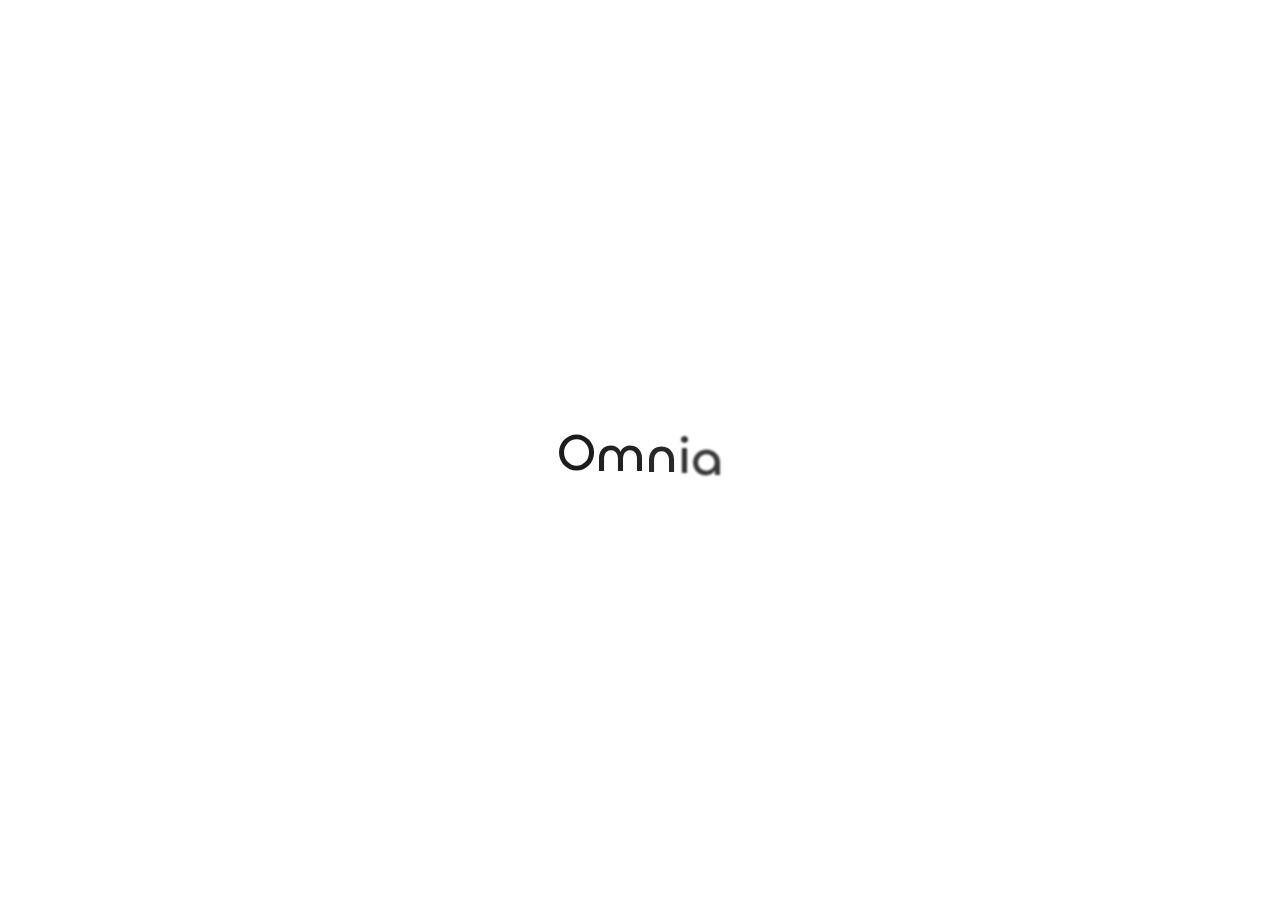
<file: archives/2024/08/index.html>
<!DOCTYPE html>
<html lang="en">
<head>
    <meta charset="utf-8">
    <meta name="viewport" content="width=device-width, initial-scale=1">
    <meta name="keywords" content="Hexo Theme Redefine">
    
    <meta name="author" content="Ex nihilo">
    <!-- preconnect -->
    <link rel="preconnect" href="https://fonts.googleapis.com">
    <link rel="preconnect" href="https://fonts.gstatic.com" crossorigin>

    
    <!--- Seo Part-->
    
    <link rel="canonical" href="http://example.com/archives/2024/08/"/>
    <meta name="robots" content="index,follow">
    <meta name="googlebot" content="index,follow">
    <meta name="revisit-after" content="1 days">
    
        <meta property="og:type" content="website">
<meta property="og:title" content="NIHIL">
<meta property="og:url" content="http://example.com/archives/2024/08/index.html">
<meta property="og:site_name" content="NIHIL">
<meta property="og:locale" content="en_US">
<meta property="article:author" content="Exnihilooo">
<meta name="twitter:card" content="summary">
    
    
    <!--- Icon Part-->
    <link rel="icon" type="image/png" href="/images/redefine-favicon.svg" sizes="192x192">
    <link rel="apple-touch-icon" sizes="180x180" href="/images/redefine-favicon.svg">
    <meta name="theme-color" content="#86cecb">
    <link rel="shortcut icon" href="/images/redefine-favicon.svg">
    <!--- Page Info-->
    
    <title>
        
            Archive: 2024/8 -
        
        Omnia
    </title>

    
<link rel="stylesheet" href="/fonts/Chillax/chillax.css">


    <!--- Inject Part-->
    

    
<link rel="stylesheet" href="/css/style.css">


    
        
<link rel="stylesheet" href="/assets/build/styles.css">

    

    
<link rel="stylesheet" href="/fonts/GeistMono/geist-mono.css">

    
<link rel="stylesheet" href="/fonts/Geist/geist.css">

    <!--- Font Part-->
    
    
    
    

    
        
<script src="/js/libs/anime.min.js"></script>

    

    <script id="hexo-configurations">
    window.config = {"hostname":"example.com","root":"/","language":"en","path":"search.xml"};
    window.theme = {"articles":{"style":{"font_size":"16px","line_height":1.5,"image_border_radius":"14px","image_alignment":"center","image_caption":false,"link_icon":true,"title_alignment":"left","headings_top_spacing":{"h1":"3.2rem","h2":"2.4rem","h3":"1.9rem","h4":"1.6rem","h5":"1.4rem","h6":"1.3rem"}},"word_count":{"enable":true,"count":true,"min2read":true},"author_label":{"enable":false,"auto":false,"list":[]},"code_block":{"copy":true,"style":"mac","font":{"enable":false,"family":null,"url":null}},"toc":{"enable":true,"max_depth":3,"number":false,"expand":true,"init_open":true},"copyright":{"enable":true,"default":"cc_by_nc_sa"},"lazyload":true,"recommendation":{"enable":false,"title":"推荐阅读","limit":3,"mobile_limit":2,"placeholder":"/images/wallhaven-wqery6-light.webp","skip_dirs":[]}},"colors":{"primary":"#86cecb","secondary":null,"default_mode":"dark"},"global":{"fonts":{"chinese":{"enable":false,"family":null,"url":null},"english":{"enable":false,"family":null,"url":null}},"content_max_width":"1000px","sidebar_width":"210px","hover":{"shadow":true,"scale":false},"scroll_progress":{"bar":true,"percentage":true},"website_counter":{"url":"https://cn.vercount.one/js","enable":true,"site_pv":true,"site_uv":true,"post_pv":true},"single_page":true,"preloader":true,"open_graph":true,"google_analytics":{"enable":false,"id":null}},"home_banner":{"enable":true,"style":"fixed","image":{"light":"/images/wallhaven-wqery6-light.webp","dark":"/images/wallhaven-wqery6-dark.webp"},"title":"Omnia mutantur, nihil interit","subtitle":{"text":[],"hitokoto":{"enable":false,"api":"https://v1.hitokoto.cn"},"typing_speed":100,"backing_speed":80,"starting_delay":500,"backing_delay":1500,"loop":true,"smart_backspace":true},"text_color":{"light":"#fff","dark":"#d1d1b6"},"text_style":{"title_size":"2.8rem","subtitle_size":"1.5rem","line_height":1.2},"custom_font":{"enable":false,"family":null,"url":null},"social_links":{"enable":true,"style":"default","links":{"github":"https://github.com/Exnihilooo","instagram":"https://www.instagram.com/exnihilooooo/","email":"pwxsab@gmail.com","linkedin":"https://www.linkedin.com/in/wenxuan-pan-aa3951312/"},"qrs":{"weixin":null}}},"plugins":{"feed":{"enable":false},"aplayer":{"enable":false,"type":"fixed","audios":[{"name":null,"artist":null,"url":null,"cover":null,"lrc":null}]},"mermaid":{"enable":false,"version":"9.3.0"}},"version":"2.6.4","navbar":{"auto_hide":false,"color":{"left":"\t#137a7f","right":"#e12885","transparency":35},"width":{"home":"1200px","pages":"1000px"},"links":{"Home":{"path":"/","icon":"fa-regular fa-house"},"Archives":{"path":"/archives","icon":"fa-regular fa-archive"}},"search":{"enable":true,"preload":true}},"page_templates":{"friends_column":2,"tags_style":"blur"},"home":{"sidebar":{"enable":true,"position":"left","first_item":"menu","announcement":null,"show_on_mobile":true,"links":null},"article_date_format":"MMM D, YYYY","categories":{"enable":true,"limit":3},"tags":{"enable":true,"limit":3}},"footerStart":"2022/8/17 11:45:14"};
    window.lang_ago = {"second":"%s seconds ago","minute":"%s minutes ago","hour":"%s hours ago","day":"%s days ago","week":"%s weeks ago","month":"%s months ago","year":"%s years ago"};
    window.data = {"masonry":false};
  </script>
    
    <!--- Fontawesome Part-->
    
<link rel="stylesheet" href="/fontawesome/fontawesome.min.css">

    
<link rel="stylesheet" href="/fontawesome/brands.min.css">

    
<link rel="stylesheet" href="/fontawesome/solid.min.css">

    
<link rel="stylesheet" href="/fontawesome/regular.min.css">

    
    
    
    
<meta name="generator" content="Hexo 7.3.0"></head>


<body>
<div class="progress-bar-container">
    
        <span class="scroll-progress-bar"></span>
    

    
        <span class="pjax-progress-bar"></span>
<!--        <span class="swup-progress-icon">-->
<!--            <i class="fa-solid fa-circle-notch fa-spin"></i>-->
<!--        </span>-->
    
</div>



    <style>
    :root {
        --preloader-background-color: #fff;
        --preloader-text-color: #000;
    }

    @media (prefers-color-scheme: dark) {
        :root {
            --preloader-background-color: #202124;
            --preloader-text-color: #fff;
        }
    }

    @media (prefers-color-scheme: light) {
        :root {
            --preloader-background-color: #fff;
            --preloader-text-color: #000;
        }
    }

    @media (max-width: 600px) {
        .ml13 {
            font-size: 2.6rem !important; /* Adjust this value as needed */
        }
    }

    .preloader {
        display: flex;
        flex-direction: column;
        gap: 1rem; /* Tailwind 'gap-4' is 1rem */
        align-items: center;
        justify-content: center;
        position: fixed;
        padding: 12px;
        top: 0;
        right: 0;
        bottom: 0;
        left: 0;
        width: 100vw;
        height: 100vh; /* 'h-screen' is 100% of the viewport height */
        background-color: var(--preloader-background-color);
        z-index: 1100; /* 'z-[1100]' sets the z-index */
        transition: opacity 0.2s ease-in-out;
    }

    .ml13 {
        font-size: 3.2rem;
        /* text-transform: uppercase; */
        color: var(--preloader-text-color);
        letter-spacing: -1px;
        font-weight: 500;
        font-family: 'Chillax-Variable', sans-serif;
        text-align: center;
    }

    .ml13 .word {
        display: inline-flex;
        flex-wrap: wrap;
        white-space: nowrap;
    }

    .ml13 .letter {
        display: inline-block;
        line-height: 1em;
    }
</style>

<div class="preloader">
    <h2 class="ml13">
        Omnia
    </h2>
    <script>
        var textWrapper = document.querySelector('.ml13');
        // Split text into words
        var words = textWrapper.textContent.trim().split(' ');

        // Clear the existing content
        textWrapper.innerHTML = '';

        // Wrap each word and its letters in spans
        words.forEach(function(word) {
            var wordSpan = document.createElement('span');
            wordSpan.classList.add('word');
            wordSpan.innerHTML = word.replace(/\S/g, "<span class='letter'>$&</span>");
            textWrapper.appendChild(wordSpan);
            textWrapper.appendChild(document.createTextNode(' ')); // Add space between words
        });

        var animation = anime.timeline({loop: true})
            .add({
                targets: '.ml13 .letter',
                translateY: [40,0],
                translateZ: 0,
                opacity: [0,1],
                filter: ['blur(5px)', 'blur(0px)'], // Starting from blurred to unblurred
                easing: "easeOutExpo",
                duration: 1400,
                delay: (el, i) => 300 + 30 * i,
            }).add({
                targets: '.ml13 .letter',
                translateY: [0,-40],
                opacity: [1,0],
                filter: ['blur(0px)', 'blur(5px)'], // Ending from unblurred to blurred
                easing: "easeInExpo",
                duration: 1200,
                delay: (el, i) => 100 + 30 * i,
                complete: function() {
                    hidePreloader(); // Call hidePreloader after the animation completes
                }
            });

        let themeStatus = JSON.parse(localStorage.getItem('REDEFINE-THEME-STATUS'))?.isDark;

        // If the theme status is not found in local storage, check the preferred color scheme
        if (themeStatus === undefined || themeStatus === null) {
            if (window.matchMedia && window.matchMedia('(prefers-color-scheme: dark)').matches) {
                themeStatus = 'dark';
            } else {
                themeStatus = 'light';
            }
        }

        // Now you can use the themeStatus variable in your code
        if (themeStatus) {
            document.documentElement.style.setProperty('--preloader-background-color', '#202124');
            document.documentElement.style.setProperty('--preloader-text-color', '#fff');
        } else {
            document.documentElement.style.setProperty('--preloader-background-color', '#fff');
            document.documentElement.style.setProperty('--preloader-text-color', '#000');
        }

        window.addEventListener('load', function () {
            setTimeout(hidePreloader, 5000); // Call hidePreloader after 5000 milliseconds if not already called by animation
        });

        function hidePreloader() {
            var preloader = document.querySelector('.preloader');
            preloader.style.opacity = '0';
            setTimeout(function () {
                preloader.style.display = 'none';
            }, 200);
        }
    </script>
</div>

<main class="page-container" id="swup">

    

    <div class="main-content-container">


        <div class="main-content-header">
            <header class="navbar-container px-6 md:px-12">

    <div class="navbar-content ">
        <div class="left">
            
            <a class="logo-title" href="/">
                
                Omnia
                
            </a>
        </div>

        <div class="right">
            <!-- PC -->
            <div class="desktop">
                <ul class="navbar-list">
                    
                        
                            

                            <li class="navbar-item">
                                <!-- Menu -->
                                <a class=""
                                   href="/"
                                        >
                                    <i class="fa-regular fa-house fa-fw"></i>
                                    HOME
                                    
                                </a>

                                <!-- Submenu -->
                                
                            </li>
                    
                        
                            

                            <li class="navbar-item">
                                <!-- Menu -->
                                <a class="active"
                                   href="/archives"
                                        >
                                    <i class="fa-regular fa-archive fa-fw"></i>
                                    ARCHIVES
                                    
                                </a>

                                <!-- Submenu -->
                                
                            </li>
                    
                    
                        <li class="navbar-item search search-popup-trigger">
                            <i class="fa-solid fa-magnifying-glass"></i>
                        </li>
                    
                </ul>
            </div>
            <!-- Mobile -->
            <div class="mobile">
                
                    <div class="icon-item search search-popup-trigger"><i class="fa-solid fa-magnifying-glass"></i>
                    </div>
                
                <div class="icon-item navbar-bar">
                    <div class="navbar-bar-middle"></div>
                </div>
            </div>
        </div>
    </div>

    <!-- Mobile sheet -->
    <div class="navbar-drawer h-screen w-full absolute top-0 left-0 bg-background-color flex flex-col justify-between">
        <ul class="drawer-navbar-list flex flex-col px-4 justify-center items-start">
            
                
                    

                    <li class="drawer-navbar-item text-base my-1.5 flex flex-col w-full">
                        
                        <a class="py-1.5 px-2 flex flex-row items-center justify-between gap-1 hover:!text-primary active:!text-primary text-2xl font-semibold group border-b border-border-color hover:border-primary w-full "
                           href="/"
                        >
                            <span>
                                HOME
                            </span>
                            
                                <i class="fa-regular fa-house fa-sm fa-fw"></i>
                            
                        </a>
                        

                        
                    </li>
            
                
                    

                    <li class="drawer-navbar-item text-base my-1.5 flex flex-col w-full">
                        
                        <a class="py-1.5 px-2 flex flex-row items-center justify-between gap-1 hover:!text-primary active:!text-primary text-2xl font-semibold group border-b border-border-color hover:border-primary w-full active"
                           href="/archives"
                        >
                            <span>
                                ARCHIVES
                            </span>
                            
                                <i class="fa-regular fa-archive fa-sm fa-fw"></i>
                            
                        </a>
                        

                        
                    </li>
            

            
            
        </ul>

        <div class="statistics flex justify-around my-2.5">
    <a class="item tag-count-item flex flex-col justify-center items-center w-20" href="/tags">
        <div class="number text-2xl sm:text-xl text-second-text-color font-semibold">4</div>
        <div class="label text-third-text-color text-sm">Tags</div>
    </a>
    <a class="item tag-count-item flex flex-col justify-center items-center w-20" href="/categories">
        <div class="number text-2xl sm:text-xl text-second-text-color font-semibold">0</div>
        <div class="label text-third-text-color text-sm">Categories</div>
    </a>
    <a class="item tag-count-item flex flex-col justify-center items-center w-20" href="/archives">
        <div class="number text-2xl sm:text-xl text-second-text-color font-semibold">2</div>
        <div class="label text-third-text-color text-sm">Posts</div>
    </a>
</div>
    </div>

    <div class="window-mask"></div>

</header>


        </div>

        <div class="main-content-body">

            

            <div class="main-content">

                
                    <div class="archive-container shadow-none hover:shadow-none sm:shadow-redefine sm:hover:shadow-redefine-hover">
    
<div class="archive-list-container">
    
        <section class="archive-item mb-spacing-unit last:mb-0">
            <div class="archive-item-header flex flex-row items-center mb-2">
                <span class="archive-year font-semibold text-3xl mr-2">2024</span>
                <span class="archive-year-post-count text-xs md:text-sm font-bold rounded-small bg-third-background-color py-[2px] px-[10px] border border-border-color">2</span>
            </div>
            
            <ul class="article-list pl-0 md:pl-8 text-lg leading-[1.5]">
                
                    
                    
                         <!-- Close the previous LI if not the first item -->
                        <li class="article-item space-y-2 px-6 pt-10 pb-2 text-xl relative border-l-2 border-border-color" date-is='08-15'>
                    
                    <a href="/2024/08/15/Github%20Weekly%20Report%20-%201/" class="block overflow-hidden w-fit">
                        <span class="article-title my-0.5 text-2xl">Github Weekly Report - 1</span>
                    </a>
                    
                
                    
                    
                        
                            </li>
                         <!-- Close the previous LI if not the first item -->
                        <li class="article-item space-y-2 px-6 pt-10 pb-2 text-xl relative border-l-2 border-border-color" date-is='08-14'>
                    
                    <a href="/2024/08/14/hello_world/" class="block overflow-hidden w-fit">
                        <span class="article-title my-0.5 text-2xl">Hello World</span>
                    </a>
                    
                
                </li> <!-- Ensure the last item is properly closed -->
            </ul>
        </section>
    
</div>

</div>

                

            </div>

            

        </div>

        <div class="main-content-footer">
            <footer class="footer mt-5 py-5 h-auto text-base text-third-text-color relative border-t-2 border-t-border-color">
    <div class="info-container py-3 text-center">
        
        <div class="text-center">
            &copy;
            
              <span>2022</span>
              -
            
            2024&nbsp;&nbsp;<i class="fa-solid fa-heart fa-beat" style="--fa-animation-duration: 0.5s; color: #f54545"></i>&nbsp;&nbsp;<a href="/">Ex nihilo</a>
            
                
                <p class="post-count space-x-0.5">
                    <span>
                        2 posts in total
                    </span>
                    
                </p>
            
        </div>
        
            <script data-swup-reload-script src="https://cn.vercount.one/js"></script>
            <div class="relative text-center lg:absolute lg:right-[20px] lg:top-1/2 lg:-translate-y-1/2 lg:text-right">
                
                    <span id="busuanzi_container_site_uv" class="lg:!block">
                        <span class="text-sm">VISITOR COUNT</span>
                        <span id="busuanzi_value_site_uv"></span>
                    </span>
                
                
                    <span id="busuanzi_container_site_pv" class="lg:!block">
                        <span class="text-sm">TOTAL PAGE VIEWS</span>
                        <span id="busuanzi_value_site_pv"></span>
                    </span>
                
            </div>
        
        <div class="relative text-center lg:absolute lg:left-[20px] lg:top-1/2 lg:-translate-y-1/2 lg:text-left">
            <span class="lg:block text-sm">POWERED BY <?xml version="1.0" encoding="utf-8"?><!DOCTYPE svg PUBLIC "-//W3C//DTD SVG 1.1//EN" "http://www.w3.org/Graphics/SVG/1.1/DTD/svg11.dtd"><svg class="relative top-[2px] inline-block align-baseline" version="1.1" id="圖層_1" xmlns="http://www.w3.org/2000/svg" xmlns:xlink="http://www.w3.org/1999/xlink" x="0px" y="0px" width="1rem" height="1rem" viewBox="0 0 512 512" enable-background="new 0 0 512 512" xml:space="preserve"><path fill="#0E83CD" d="M256.4,25.8l-200,115.5L56,371.5l199.6,114.7l200-115.5l0.4-230.2L256.4,25.8z M349,354.6l-18.4,10.7l-18.6-11V275H200v79.6l-18.4,10.7l-18.6-11v-197l18.5-10.6l18.5,10.8V237h112v-79.6l18.5-10.6l18.5,10.8V354.6z"/></svg><a target="_blank" class="text-base" href="https://hexo.io">Hexo</a></span>
            <span class="text-sm lg:block">THEME&nbsp;<a class="text-base" target="_blank" href="https://github.com/EvanNotFound/hexo-theme-redefine">Redefine v2.6.4</a></span>
        </div>
        
        
            <div>
                Blog up for <span class="odometer" id="runtime_days" ></span> days <span class="odometer" id="runtime_hours"></span> hrs <span class="odometer" id="runtime_minutes"></span> Min <span class="odometer" id="runtime_seconds"></span> Sec
            </div>
        
        
            <script data-swup-reload-script>
                try {
                    function odometer_init() {
                    const elements = document.querySelectorAll('.odometer');
                    elements.forEach(el => {
                        new Odometer({
                            el,
                            format: '( ddd).dd',
                            duration: 200
                        });
                    });
                    }
                    odometer_init();
                } catch (error) {}
            </script>
        
        
        
    </div>  
</footer>
        </div>
    </div>

    

    <div class="right-side-tools-container">
        <div class="side-tools-container">
    <ul class="hidden-tools-list">
        <li class="right-bottom-tools tool-font-adjust-plus flex justify-center items-center">
            <i class="fa-regular fa-magnifying-glass-plus"></i>
        </li>

        <li class="right-bottom-tools tool-font-adjust-minus flex justify-center items-center">
            <i class="fa-regular fa-magnifying-glass-minus"></i>
        </li>

        <li class="right-bottom-tools tool-dark-light-toggle flex justify-center items-center">
            <i class="fa-regular fa-moon"></i>
        </li>

        <!-- rss -->
        

        

        <li class="right-bottom-tools tool-scroll-to-bottom flex justify-center items-center">
            <i class="fa-regular fa-arrow-down"></i>
        </li>
    </ul>

    <ul class="visible-tools-list">
        <li class="right-bottom-tools toggle-tools-list flex justify-center items-center">
            <i class="fa-regular fa-cog fa-spin"></i>
        </li>
        
            <li class="right-bottom-tools tool-scroll-to-top flex justify-center items-center">
                <i class="arrow-up fas fa-arrow-up"></i>
                <span class="percent"></span>
            </li>
        
        
    </ul>
</div>

    </div>

    <div class="image-viewer-container">
    <img src="">
</div>


    
        <div class="search-pop-overlay">
    <div class="popup search-popup">
        <div class="search-header">
          <span class="search-input-field-pre">
            <i class="fa-solid fa-keyboard"></i>
          </span>
            <div class="search-input-container">
                <input autocomplete="off"
                       autocorrect="off"
                       autocapitalize="off"
                       placeholder="Search..."
                       spellcheck="false"
                       type="search"
                       class="search-input"
                >
            </div>
            <span class="popup-btn-close">
                <i class="fa-solid fa-times"></i>
            </span>
        </div>
        <div id="search-result">
            <div id="no-result">
                <i class="fa-solid fa-spinner fa-spin-pulse fa-5x fa-fw"></i>
            </div>
        </div>
    </div>
</div>

    

</main>


    
<script src="/js/libs/Swup.min.js"></script>

<script src="/js/libs/SwupSlideTheme.min.js"></script>

<script src="/js/libs/SwupScriptsPlugin.min.js"></script>

<script src="/js/libs/SwupProgressPlugin.min.js"></script>

<script src="/js/libs/SwupScrollPlugin.min.js"></script>

<script src="/js/libs/SwupPreloadPlugin.min.js"></script>

<script>
    const swup = new Swup({
        plugins: [
            new SwupScriptsPlugin({
                optin: true,
            }),
            new SwupProgressPlugin(),
            new SwupScrollPlugin({
                offset: 80,
            }),
            new SwupSlideTheme({
                mainElement: ".main-content-body",
            }),
            new SwupPreloadPlugin(),
        ],
        containers: ["#swup"],
    });
</script>







<script src="/js/tools/imageViewer.js" type="module"></script>

<script src="/js/utils.js" type="module"></script>

<script src="/js/main.js" type="module"></script>

<script src="/js/layouts/navbarShrink.js" type="module"></script>

<script src="/js/tools/scrollTopBottom.js" type="module"></script>

<script src="/js/tools/lightDarkSwitch.js" type="module"></script>

<script src="/js/layouts/categoryList.js" type="module"></script>



    
<script src="/js/tools/localSearch.js" type="module"></script>




    
<script src="/js/tools/codeBlock.js" type="module"></script>




    
<script src="/js/layouts/lazyload.js" type="module"></script>




    
<script src="/js/tools/runtime.js"></script>

    
<script src="/js/libs/odometer.min.js"></script>

    
<link rel="stylesheet" href="/assets/odometer-theme-minimal.css">




  
<script src="/js/libs/Typed.min.js"></script>

  
<script src="/js/plugins/typed.js" type="module"></script>









<div class="post-scripts" data-swup-reload-script>
    
        
<script src="/js/tools/tocToggle.js" type="module"></script>

<script src="/js/layouts/toc.js" type="module"></script>

<script src="/js/plugins/tabs.js" type="module"></script>

    
</div>


</body>
</html>
</file>
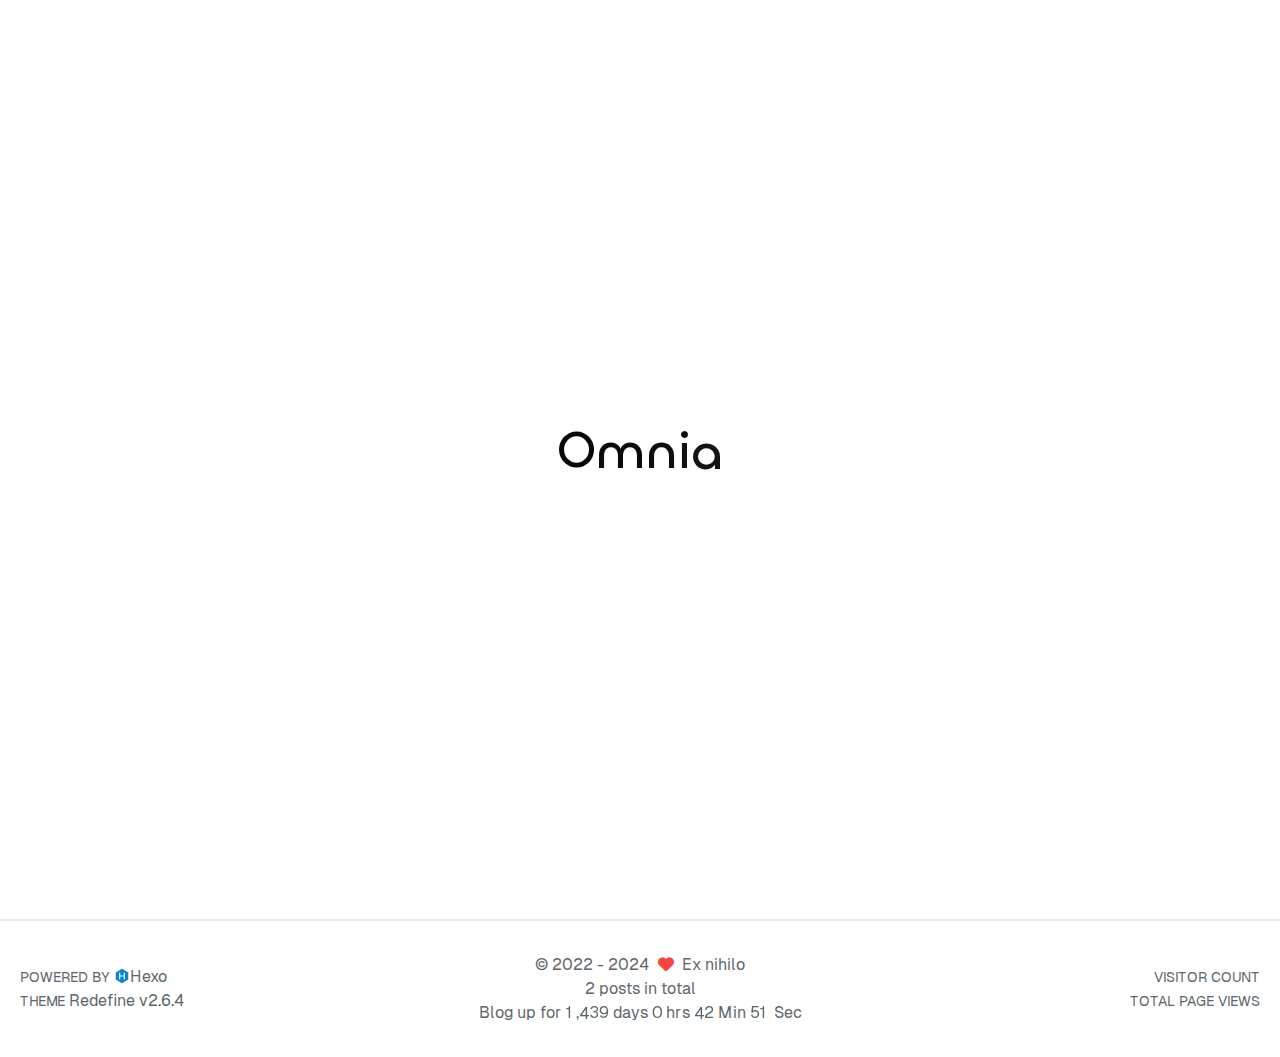
<file: 2024/08/14/hello_world/index.html>
<!DOCTYPE html>
<html lang="en">
<head>
    <meta charset="utf-8">
    <meta name="viewport" content="width=device-width, initial-scale=1">
    <meta name="keywords" content="Hexo Theme Redefine">
    
    <meta name="author" content="Ex nihilo">
    <!-- preconnect -->
    <link rel="preconnect" href="https://fonts.googleapis.com">
    <link rel="preconnect" href="https://fonts.gstatic.com" crossorigin>

    
    <!--- Seo Part-->
    
    <link rel="canonical" href="http://example.com/2024/08/14/hello_world/"/>
    <meta name="robots" content="index,follow">
    <meta name="googlebot" content="index,follow">
    <meta name="revisit-after" content="1 days">
    
        <meta name="description" content="Hello everyone, I am Ex nihilo and from today I will start sharing some recent interesting computer related content on this website on a regular basis. If you all wish to get in touch with me, you can">
<meta property="og:type" content="article">
<meta property="og:title" content="Hello World">
<meta property="og:url" content="http://example.com/2024/08/14/hello_world/index.html">
<meta property="og:site_name" content="NIHIL">
<meta property="og:description" content="Hello everyone, I am Ex nihilo and from today I will start sharing some recent interesting computer related content on this website on a regular basis. If you all wish to get in touch with me, you can">
<meta property="og:locale" content="en_US">
<meta property="article:published_time" content="2024-08-14T19:09:33.254Z">
<meta property="article:modified_time" content="2024-08-15T17:51:38.914Z">
<meta property="article:author" content="Exnihilooo">
<meta property="article:tag" content="Exnihilo">
<meta name="twitter:card" content="summary">
    
    
    <!--- Icon Part-->
    <link rel="icon" type="image/png" href="/images/redefine-favicon.svg" sizes="192x192">
    <link rel="apple-touch-icon" sizes="180x180" href="/images/redefine-favicon.svg">
    <meta name="theme-color" content="#86cecb">
    <link rel="shortcut icon" href="/images/redefine-favicon.svg">
    <!--- Page Info-->
    
    <title>
        
            Hello World -
        
        Omnia
    </title>

    
<link rel="stylesheet" href="/fonts/Chillax/chillax.css">


    <!--- Inject Part-->
    

    
<link rel="stylesheet" href="/css/style.css">


    
        
<link rel="stylesheet" href="/assets/build/styles.css">

    

    
<link rel="stylesheet" href="/fonts/GeistMono/geist-mono.css">

    
<link rel="stylesheet" href="/fonts/Geist/geist.css">

    <!--- Font Part-->
    
    
    
    

    
        
<script src="/js/libs/anime.min.js"></script>

    

    <script id="hexo-configurations">
    window.config = {"hostname":"example.com","root":"/","language":"en","path":"search.xml"};
    window.theme = {"articles":{"style":{"font_size":"16px","line_height":1.5,"image_border_radius":"14px","image_alignment":"center","image_caption":false,"link_icon":true,"title_alignment":"left","headings_top_spacing":{"h1":"3.2rem","h2":"2.4rem","h3":"1.9rem","h4":"1.6rem","h5":"1.4rem","h6":"1.3rem"}},"word_count":{"enable":true,"count":true,"min2read":true},"author_label":{"enable":false,"auto":false,"list":[]},"code_block":{"copy":true,"style":"mac","font":{"enable":false,"family":null,"url":null}},"toc":{"enable":true,"max_depth":3,"number":false,"expand":true,"init_open":true},"copyright":{"enable":true,"default":"cc_by_nc_sa"},"lazyload":true,"recommendation":{"enable":false,"title":"推荐阅读","limit":3,"mobile_limit":2,"placeholder":"/images/wallhaven-wqery6-light.webp","skip_dirs":[]}},"colors":{"primary":"#86cecb","secondary":null,"default_mode":"dark"},"global":{"fonts":{"chinese":{"enable":false,"family":null,"url":null},"english":{"enable":false,"family":null,"url":null}},"content_max_width":"1000px","sidebar_width":"210px","hover":{"shadow":true,"scale":false},"scroll_progress":{"bar":true,"percentage":true},"website_counter":{"url":"https://cn.vercount.one/js","enable":true,"site_pv":true,"site_uv":true,"post_pv":true},"single_page":true,"preloader":true,"open_graph":true,"google_analytics":{"enable":false,"id":null}},"home_banner":{"enable":true,"style":"fixed","image":{"light":"/images/wallhaven-wqery6-light.webp","dark":"/images/wallhaven-wqery6-dark.webp"},"title":"Omnia mutantur, nihil interit","subtitle":{"text":[],"hitokoto":{"enable":false,"api":"https://v1.hitokoto.cn"},"typing_speed":100,"backing_speed":80,"starting_delay":500,"backing_delay":1500,"loop":true,"smart_backspace":true},"text_color":{"light":"#fff","dark":"#d1d1b6"},"text_style":{"title_size":"2.8rem","subtitle_size":"1.5rem","line_height":1.2},"custom_font":{"enable":false,"family":null,"url":null},"social_links":{"enable":true,"style":"default","links":{"github":"https://github.com/Exnihilooo","instagram":"https://www.instagram.com/exnihilooooo/","email":"pwxsab@gmail.com","linkedin":"https://www.linkedin.com/in/wenxuan-pan-aa3951312/"},"qrs":{"weixin":null}}},"plugins":{"feed":{"enable":false},"aplayer":{"enable":false,"type":"fixed","audios":[{"name":null,"artist":null,"url":null,"cover":null,"lrc":null}]},"mermaid":{"enable":false,"version":"9.3.0"}},"version":"2.6.4","navbar":{"auto_hide":false,"color":{"left":"\t#137a7f","right":"#e12885","transparency":35},"width":{"home":"1200px","pages":"1000px"},"links":{"Home":{"path":"/","icon":"fa-regular fa-house"},"Archives":{"path":"/archives","icon":"fa-regular fa-archive"}},"search":{"enable":true,"preload":true}},"page_templates":{"friends_column":2,"tags_style":"blur"},"home":{"sidebar":{"enable":true,"position":"left","first_item":"menu","announcement":null,"show_on_mobile":true,"links":null},"article_date_format":"MMM D, YYYY","categories":{"enable":true,"limit":3},"tags":{"enable":true,"limit":3}},"footerStart":"2022/8/17 11:45:14"};
    window.lang_ago = {"second":"%s seconds ago","minute":"%s minutes ago","hour":"%s hours ago","day":"%s days ago","week":"%s weeks ago","month":"%s months ago","year":"%s years ago"};
    window.data = {"masonry":false};
  </script>
    
    <!--- Fontawesome Part-->
    
<link rel="stylesheet" href="/fontawesome/fontawesome.min.css">

    
<link rel="stylesheet" href="/fontawesome/brands.min.css">

    
<link rel="stylesheet" href="/fontawesome/solid.min.css">

    
<link rel="stylesheet" href="/fontawesome/regular.min.css">

    
    
    
    
<meta name="generator" content="Hexo 7.3.0"></head>


<body>
<div class="progress-bar-container">
    
        <span class="scroll-progress-bar"></span>
    

    
        <span class="pjax-progress-bar"></span>
<!--        <span class="swup-progress-icon">-->
<!--            <i class="fa-solid fa-circle-notch fa-spin"></i>-->
<!--        </span>-->
    
</div>



    <style>
    :root {
        --preloader-background-color: #fff;
        --preloader-text-color: #000;
    }

    @media (prefers-color-scheme: dark) {
        :root {
            --preloader-background-color: #202124;
            --preloader-text-color: #fff;
        }
    }

    @media (prefers-color-scheme: light) {
        :root {
            --preloader-background-color: #fff;
            --preloader-text-color: #000;
        }
    }

    @media (max-width: 600px) {
        .ml13 {
            font-size: 2.6rem !important; /* Adjust this value as needed */
        }
    }

    .preloader {
        display: flex;
        flex-direction: column;
        gap: 1rem; /* Tailwind 'gap-4' is 1rem */
        align-items: center;
        justify-content: center;
        position: fixed;
        padding: 12px;
        top: 0;
        right: 0;
        bottom: 0;
        left: 0;
        width: 100vw;
        height: 100vh; /* 'h-screen' is 100% of the viewport height */
        background-color: var(--preloader-background-color);
        z-index: 1100; /* 'z-[1100]' sets the z-index */
        transition: opacity 0.2s ease-in-out;
    }

    .ml13 {
        font-size: 3.2rem;
        /* text-transform: uppercase; */
        color: var(--preloader-text-color);
        letter-spacing: -1px;
        font-weight: 500;
        font-family: 'Chillax-Variable', sans-serif;
        text-align: center;
    }

    .ml13 .word {
        display: inline-flex;
        flex-wrap: wrap;
        white-space: nowrap;
    }

    .ml13 .letter {
        display: inline-block;
        line-height: 1em;
    }
</style>

<div class="preloader">
    <h2 class="ml13">
        Omnia
    </h2>
    <script>
        var textWrapper = document.querySelector('.ml13');
        // Split text into words
        var words = textWrapper.textContent.trim().split(' ');

        // Clear the existing content
        textWrapper.innerHTML = '';

        // Wrap each word and its letters in spans
        words.forEach(function(word) {
            var wordSpan = document.createElement('span');
            wordSpan.classList.add('word');
            wordSpan.innerHTML = word.replace(/\S/g, "<span class='letter'>$&</span>");
            textWrapper.appendChild(wordSpan);
            textWrapper.appendChild(document.createTextNode(' ')); // Add space between words
        });

        var animation = anime.timeline({loop: true})
            .add({
                targets: '.ml13 .letter',
                translateY: [40,0],
                translateZ: 0,
                opacity: [0,1],
                filter: ['blur(5px)', 'blur(0px)'], // Starting from blurred to unblurred
                easing: "easeOutExpo",
                duration: 1400,
                delay: (el, i) => 300 + 30 * i,
            }).add({
                targets: '.ml13 .letter',
                translateY: [0,-40],
                opacity: [1,0],
                filter: ['blur(0px)', 'blur(5px)'], // Ending from unblurred to blurred
                easing: "easeInExpo",
                duration: 1200,
                delay: (el, i) => 100 + 30 * i,
                complete: function() {
                    hidePreloader(); // Call hidePreloader after the animation completes
                }
            });

        let themeStatus = JSON.parse(localStorage.getItem('REDEFINE-THEME-STATUS'))?.isDark;

        // If the theme status is not found in local storage, check the preferred color scheme
        if (themeStatus === undefined || themeStatus === null) {
            if (window.matchMedia && window.matchMedia('(prefers-color-scheme: dark)').matches) {
                themeStatus = 'dark';
            } else {
                themeStatus = 'light';
            }
        }

        // Now you can use the themeStatus variable in your code
        if (themeStatus) {
            document.documentElement.style.setProperty('--preloader-background-color', '#202124');
            document.documentElement.style.setProperty('--preloader-text-color', '#fff');
        } else {
            document.documentElement.style.setProperty('--preloader-background-color', '#fff');
            document.documentElement.style.setProperty('--preloader-text-color', '#000');
        }

        window.addEventListener('load', function () {
            setTimeout(hidePreloader, 5000); // Call hidePreloader after 5000 milliseconds if not already called by animation
        });

        function hidePreloader() {
            var preloader = document.querySelector('.preloader');
            preloader.style.opacity = '0';
            setTimeout(function () {
                preloader.style.display = 'none';
            }, 200);
        }
    </script>
</div>

<main class="page-container" id="swup">

    

    <div class="main-content-container">


        <div class="main-content-header">
            <header class="navbar-container px-6 md:px-12">

    <div class="navbar-content ">
        <div class="left">
            
            <a class="logo-title" href="/">
                
                Omnia
                
            </a>
        </div>

        <div class="right">
            <!-- PC -->
            <div class="desktop">
                <ul class="navbar-list">
                    
                        
                            

                            <li class="navbar-item">
                                <!-- Menu -->
                                <a class=""
                                   href="/"
                                        >
                                    <i class="fa-regular fa-house fa-fw"></i>
                                    HOME
                                    
                                </a>

                                <!-- Submenu -->
                                
                            </li>
                    
                        
                            

                            <li class="navbar-item">
                                <!-- Menu -->
                                <a class=""
                                   href="/archives"
                                        >
                                    <i class="fa-regular fa-archive fa-fw"></i>
                                    ARCHIVES
                                    
                                </a>

                                <!-- Submenu -->
                                
                            </li>
                    
                    
                        <li class="navbar-item search search-popup-trigger">
                            <i class="fa-solid fa-magnifying-glass"></i>
                        </li>
                    
                </ul>
            </div>
            <!-- Mobile -->
            <div class="mobile">
                
                    <div class="icon-item search search-popup-trigger"><i class="fa-solid fa-magnifying-glass"></i>
                    </div>
                
                <div class="icon-item navbar-bar">
                    <div class="navbar-bar-middle"></div>
                </div>
            </div>
        </div>
    </div>

    <!-- Mobile sheet -->
    <div class="navbar-drawer h-screen w-full absolute top-0 left-0 bg-background-color flex flex-col justify-between">
        <ul class="drawer-navbar-list flex flex-col px-4 justify-center items-start">
            
                
                    

                    <li class="drawer-navbar-item text-base my-1.5 flex flex-col w-full">
                        
                        <a class="py-1.5 px-2 flex flex-row items-center justify-between gap-1 hover:!text-primary active:!text-primary text-2xl font-semibold group border-b border-border-color hover:border-primary w-full "
                           href="/"
                        >
                            <span>
                                HOME
                            </span>
                            
                                <i class="fa-regular fa-house fa-sm fa-fw"></i>
                            
                        </a>
                        

                        
                    </li>
            
                
                    

                    <li class="drawer-navbar-item text-base my-1.5 flex flex-col w-full">
                        
                        <a class="py-1.5 px-2 flex flex-row items-center justify-between gap-1 hover:!text-primary active:!text-primary text-2xl font-semibold group border-b border-border-color hover:border-primary w-full "
                           href="/archives"
                        >
                            <span>
                                ARCHIVES
                            </span>
                            
                                <i class="fa-regular fa-archive fa-sm fa-fw"></i>
                            
                        </a>
                        

                        
                    </li>
            

            
            
        </ul>

        <div class="statistics flex justify-around my-2.5">
    <a class="item tag-count-item flex flex-col justify-center items-center w-20" href="/tags">
        <div class="number text-2xl sm:text-xl text-second-text-color font-semibold">4</div>
        <div class="label text-third-text-color text-sm">Tags</div>
    </a>
    <a class="item tag-count-item flex flex-col justify-center items-center w-20" href="/categories">
        <div class="number text-2xl sm:text-xl text-second-text-color font-semibold">0</div>
        <div class="label text-third-text-color text-sm">Categories</div>
    </a>
    <a class="item tag-count-item flex flex-col justify-center items-center w-20" href="/archives">
        <div class="number text-2xl sm:text-xl text-second-text-color font-semibold">2</div>
        <div class="label text-third-text-color text-sm">Posts</div>
    </a>
</div>
    </div>

    <div class="window-mask"></div>

</header>


        </div>

        <div class="main-content-body">

            

            <div class="main-content">

                
                    <div class="post-page-container flex relative justify-between box-border w-full h-full">
    <div class="article-content-container">

        <div class="article-title relative w-full">
            
                <div class="w-full flex items-center pt-6 justify-start">
                    <h1 class="article-title-regular text-second-text-color tracking-tight text-4xl md:text-6xl font-semibold px-2 sm:px-6 md:px-8 py-3">Hello World</h1>
                </div>
            
            </div>

        
            <div class="article-header flex flex-row gap-2 items-center px-2 sm:px-6 md:px-8">
                <div class="avatar w-[46px] h-[46px] flex-shrink-0 rounded-medium border border-border-color p-[1px]">
                    <img src="/images/redefine-avatar.svg">
                </div>
                <div class="info flex flex-col justify-between">
                    <div class="author flex items-center">
                        <span class="name text-default-text-color text-lg font-semibold">Ex nihilo</span>
                        
                    </div>
                    <div class="meta-info">
                        <div class="article-meta-info">
    <span class="article-date article-meta-item">
        <i class="fa-regular fa-pen-fancy"></i>&nbsp;
        <span class="desktop">2024-08-14 23:09:33</span>
        <span class="mobile">2024-08-14 23:09:33</span>
        <span class="hover-info">Created</span>
    </span>
    
        <span class="article-date article-meta-item">
            <i class="fa-regular fa-wrench"></i>&nbsp;
            <span class="desktop">2024-08-15 21:51:38</span>
            <span class="mobile">2024-08-15 21:51:38</span>
            <span class="hover-info">Updated</span>
        </span>
    

    
    
        <span class="article-tags article-meta-item">
            <i class="fa-regular fa-tags"></i>&nbsp;
            <ul>
                
                    <li>
                        <a href="/tags/Exnihilo/">Exnihilo</a>&nbsp;
                    </li>
                
            </ul>
        </span>
    

    
    
    
    
        <span class="article-pv article-meta-item">
            <i class="fa-regular fa-eye"></i>&nbsp;<span id="busuanzi_value_page_pv"></span>
        </span>
    
</div>

                    </div>
                </div>
            </div>
        

        


        <div class="article-content markdown-body px-2 sm:px-6 md:px-8 pb-8">
            <p>Hello everyone, I am Ex nihilo and from today I will start sharing some recent interesting computer related content on this website on a regular basis. If you all wish to get in touch with me, you can do so through the following link:</p>
<p><a class="link"   target="_blank" rel="noopener" href="https://www.linkedin.com/in/wenxuan-pan-aa3951312/" >Linkedin <i class="fa-regular fa-arrow-up-right-from-square fa-sm"></i></a><br><a class="link"   target="_blank" rel="noopener" href="https://www.instagram.com/exnihilooooo/" >Instagram <i class="fa-regular fa-arrow-up-right-from-square fa-sm"></i></a><br><a class="link"   target="_blank" rel="noopener" href="https://github.com/Exnihilooo" >Github <i class="fa-regular fa-arrow-up-right-from-square fa-sm"></i></a><br><a href="pwxsab@gmail.com">Email</a></p>

        </div>

        
            <div class="post-copyright-info w-full my-8 px-2 sm:px-6 md:px-8">
                <div class="article-copyright-info-container">
    <ul>
        <li><strong>Title:</strong> Hello World</li>
        <li><strong>Author:</strong> Ex nihilo</li>
        <li><strong>Created at
                :</strong> 2024-08-14 23:09:33</li>
        
            <li>
                <strong>Updated at
                    :</strong> 2024-08-15 21:51:38
            </li>
        
        <li>
            <strong>Link:</strong> http://example.com/2024/08/14/hello_world/
        </li>
        <li>
            <strong>
                License:
            </strong>
            

            
                This work is licensed under <a class="license" target="_blank" rel="noopener" href="https://creativecommons.org/licenses/by-nc-sa/4.0">CC BY-NC-SA 4.0</a>.
            
        </li>
    </ul>
</div>

            </div>
        

        
            <ul class="post-tags-box text-lg mt-1.5 flex-wrap justify-center flex md:hidden">
                
                    <li class="tag-item mx-0.5">
                        <a href="/tags/Exnihilo/">#Exnihilo</a>&nbsp;
                    </li>
                
            </ul>
        

        

        
            <div class="article-nav my-8 flex justify-between items-center px-2 sm:px-6 md:px-8">
                
                    <div class="article-prev border-border-color shadow-redefine-flat shadow-shadow-color-2 rounded-medium px-4 py-2 hover:shadow-redefine-flat-hover hover:shadow-shadow-color-2">
                        <a class="prev"
                        rel="prev"
                        href="/2024/08/15/Github%20Weekly%20Report%20-%201/"
                        >
                            <span class="left arrow-icon flex justify-center items-center">
                                <i class="fa-solid fa-chevron-left"></i>
                            </span>
                            <span class="title flex justify-center items-center">
                                <span class="post-nav-title-item">Github Weekly Report - 1</span>
                                <span class="post-nav-item">Prev posts</span>
                            </span>
                        </a>
                    </div>
                
                
            </div>
        


        
    </div>

    
        <div class="toc-content-container">
            <div class="post-toc-wrap">
    <div class="post-toc">
        <div class="toc-title">On this page</div>
        <div class="page-title">Hello World</div>
        

    </div>
</div>
        </div>
    
</div>



                

            </div>

            

        </div>

        <div class="main-content-footer">
            <footer class="footer mt-5 py-5 h-auto text-base text-third-text-color relative border-t-2 border-t-border-color">
    <div class="info-container py-3 text-center">
        
        <div class="text-center">
            &copy;
            
              <span>2022</span>
              -
            
            2024&nbsp;&nbsp;<i class="fa-solid fa-heart fa-beat" style="--fa-animation-duration: 0.5s; color: #f54545"></i>&nbsp;&nbsp;<a href="/">Ex nihilo</a>
            
                
                <p class="post-count space-x-0.5">
                    <span>
                        2 posts in total
                    </span>
                    
                </p>
            
        </div>
        
            <script data-swup-reload-script src="https://cn.vercount.one/js"></script>
            <div class="relative text-center lg:absolute lg:right-[20px] lg:top-1/2 lg:-translate-y-1/2 lg:text-right">
                
                    <span id="busuanzi_container_site_uv" class="lg:!block">
                        <span class="text-sm">VISITOR COUNT</span>
                        <span id="busuanzi_value_site_uv"></span>
                    </span>
                
                
                    <span id="busuanzi_container_site_pv" class="lg:!block">
                        <span class="text-sm">TOTAL PAGE VIEWS</span>
                        <span id="busuanzi_value_site_pv"></span>
                    </span>
                
            </div>
        
        <div class="relative text-center lg:absolute lg:left-[20px] lg:top-1/2 lg:-translate-y-1/2 lg:text-left">
            <span class="lg:block text-sm">POWERED BY <?xml version="1.0" encoding="utf-8"?><!DOCTYPE svg PUBLIC "-//W3C//DTD SVG 1.1//EN" "http://www.w3.org/Graphics/SVG/1.1/DTD/svg11.dtd"><svg class="relative top-[2px] inline-block align-baseline" version="1.1" id="圖層_1" xmlns="http://www.w3.org/2000/svg" xmlns:xlink="http://www.w3.org/1999/xlink" x="0px" y="0px" width="1rem" height="1rem" viewBox="0 0 512 512" enable-background="new 0 0 512 512" xml:space="preserve"><path fill="#0E83CD" d="M256.4,25.8l-200,115.5L56,371.5l199.6,114.7l200-115.5l0.4-230.2L256.4,25.8z M349,354.6l-18.4,10.7l-18.6-11V275H200v79.6l-18.4,10.7l-18.6-11v-197l18.5-10.6l18.5,10.8V237h112v-79.6l18.5-10.6l18.5,10.8V354.6z"/></svg><a target="_blank" class="text-base" href="https://hexo.io">Hexo</a></span>
            <span class="text-sm lg:block">THEME&nbsp;<a class="text-base" target="_blank" href="https://github.com/EvanNotFound/hexo-theme-redefine">Redefine v2.6.4</a></span>
        </div>
        
        
            <div>
                Blog up for <span class="odometer" id="runtime_days" ></span> days <span class="odometer" id="runtime_hours"></span> hrs <span class="odometer" id="runtime_minutes"></span> Min <span class="odometer" id="runtime_seconds"></span> Sec
            </div>
        
        
            <script data-swup-reload-script>
                try {
                    function odometer_init() {
                    const elements = document.querySelectorAll('.odometer');
                    elements.forEach(el => {
                        new Odometer({
                            el,
                            format: '( ddd).dd',
                            duration: 200
                        });
                    });
                    }
                    odometer_init();
                } catch (error) {}
            </script>
        
        
        
    </div>  
</footer>
        </div>
    </div>

    
        <div class="post-tools">
            <div class="post-tools-container">
    <ul class="article-tools-list">
        <!-- TOC aside toggle -->
        
            <li class="right-bottom-tools page-aside-toggle">
                <i class="fa-regular fa-outdent"></i>
            </li>
        

        <!-- go comment -->
        
    </ul>
</div>

        </div>
    

    <div class="right-side-tools-container">
        <div class="side-tools-container">
    <ul class="hidden-tools-list">
        <li class="right-bottom-tools tool-font-adjust-plus flex justify-center items-center">
            <i class="fa-regular fa-magnifying-glass-plus"></i>
        </li>

        <li class="right-bottom-tools tool-font-adjust-minus flex justify-center items-center">
            <i class="fa-regular fa-magnifying-glass-minus"></i>
        </li>

        <li class="right-bottom-tools tool-dark-light-toggle flex justify-center items-center">
            <i class="fa-regular fa-moon"></i>
        </li>

        <!-- rss -->
        

        

        <li class="right-bottom-tools tool-scroll-to-bottom flex justify-center items-center">
            <i class="fa-regular fa-arrow-down"></i>
        </li>
    </ul>

    <ul class="visible-tools-list">
        <li class="right-bottom-tools toggle-tools-list flex justify-center items-center">
            <i class="fa-regular fa-cog fa-spin"></i>
        </li>
        
            <li class="right-bottom-tools tool-scroll-to-top flex justify-center items-center">
                <i class="arrow-up fas fa-arrow-up"></i>
                <span class="percent"></span>
            </li>
        
        
    </ul>
</div>

    </div>

    <div class="image-viewer-container">
    <img src="">
</div>


    
        <div class="search-pop-overlay">
    <div class="popup search-popup">
        <div class="search-header">
          <span class="search-input-field-pre">
            <i class="fa-solid fa-keyboard"></i>
          </span>
            <div class="search-input-container">
                <input autocomplete="off"
                       autocorrect="off"
                       autocapitalize="off"
                       placeholder="Search..."
                       spellcheck="false"
                       type="search"
                       class="search-input"
                >
            </div>
            <span class="popup-btn-close">
                <i class="fa-solid fa-times"></i>
            </span>
        </div>
        <div id="search-result">
            <div id="no-result">
                <i class="fa-solid fa-spinner fa-spin-pulse fa-5x fa-fw"></i>
            </div>
        </div>
    </div>
</div>

    

</main>


    
<script src="/js/libs/Swup.min.js"></script>

<script src="/js/libs/SwupSlideTheme.min.js"></script>

<script src="/js/libs/SwupScriptsPlugin.min.js"></script>

<script src="/js/libs/SwupProgressPlugin.min.js"></script>

<script src="/js/libs/SwupScrollPlugin.min.js"></script>

<script src="/js/libs/SwupPreloadPlugin.min.js"></script>

<script>
    const swup = new Swup({
        plugins: [
            new SwupScriptsPlugin({
                optin: true,
            }),
            new SwupProgressPlugin(),
            new SwupScrollPlugin({
                offset: 80,
            }),
            new SwupSlideTheme({
                mainElement: ".main-content-body",
            }),
            new SwupPreloadPlugin(),
        ],
        containers: ["#swup"],
    });
</script>







<script src="/js/tools/imageViewer.js" type="module"></script>

<script src="/js/utils.js" type="module"></script>

<script src="/js/main.js" type="module"></script>

<script src="/js/layouts/navbarShrink.js" type="module"></script>

<script src="/js/tools/scrollTopBottom.js" type="module"></script>

<script src="/js/tools/lightDarkSwitch.js" type="module"></script>

<script src="/js/layouts/categoryList.js" type="module"></script>



    
<script src="/js/tools/localSearch.js" type="module"></script>




    
<script src="/js/tools/codeBlock.js" type="module"></script>




    
<script src="/js/layouts/lazyload.js" type="module"></script>




    
<script src="/js/tools/runtime.js"></script>

    
<script src="/js/libs/odometer.min.js"></script>

    
<link rel="stylesheet" href="/assets/odometer-theme-minimal.css">




  
<script src="/js/libs/Typed.min.js"></script>

  
<script src="/js/plugins/typed.js" type="module"></script>









<div class="post-scripts" data-swup-reload-script>
    
        
<script src="/js/tools/tocToggle.js" type="module"></script>

<script src="/js/layouts/toc.js" type="module"></script>

<script src="/js/plugins/tabs.js" type="module"></script>

    
</div>


</body>
</html>
</file>
<file: fonts/Chillax/chillax.css>
/**
 * @license
 *
 * Font Family: Chillax
 * Designed by: Manushi Parikh
 * URL: https://www.fontshare.com/fonts/chillax
 * © 2023 Indian Type Foundry
 *
 * Font Style:
 * Chillax Variable(Variable font)
 *
*/


/**
* This is a variable font
* You can controll variable axes as shown below:
* font-variation-settings: 'wght' 700.0;
*
* available axes:

* 'wght' (range from 200.0 to 700.0)

*/

@font-face {
    font-family: 'Chillax-Variable';
    src:local('Chillax-Variable'),
        local('ChillaxVariable'),
        local('Chillax Variable'),
        local('Chillax'),
        url('Chillax-Variable.woff2') format('woff2'),
        url('Chillax-Variable.woff') format('woff'),
        url('Chillax-Variable.ttf') format('truetype');
    font-weight: 200 700;
    font-display: swap;
    font-style: normal;
}
</file>
<file: fonts/GeistMono/geist-mono.css>
/*
 * Geist Mono Variable v1.3.0
 * By Vercel
 */

@font-face {
  font-display: swap;
  font-family: "Geist Mono";
  font-style: normal;
  font-weight: 400;
  src: local('Geist Mono'),
  local('GeistMono'),
  url("GeistMonoVF.woff2") format("woff2"),
  url("GeistMonoVF.woff") format("woff"),
  url("GeistMonoVF.ttf") format("truetype");
}
</file>
<file: fonts/Geist/geist.css>
/*
 * Geist Variable v1.3.0
 * By Vercel
 */

@font-face {
    font-family: 'Geist Variable';
    src: local('Geist Variable'),
    local('GeistVariable'),
    url('GeistVF.woff2') format('woff2'),
    url('GeistVF.woff') format('woff'),
    url('GeistVF.ttf') format('truetype');
    font-weight: 200 700;
    font-display: swap;
    font-style: normal;
}
</file>
<file: assets/odometer-theme-minimal.css>
.odometer.odometer-auto-theme, .odometer.odometer-theme-minimal {
  display: inline-block;
  vertical-align: middle;
  *vertical-align: auto;
  *zoom: 1;
  *display: inline;
  position: relative;
}
.odometer.odometer-auto-theme .odometer-digit, .odometer.odometer-theme-minimal .odometer-digit {
  display: inline-block;
  vertical-align: middle;
  *vertical-align: auto;
  *zoom: 1;
  *display: inline;
  position: relative;
}
.odometer.odometer-auto-theme .odometer-digit .odometer-digit-spacer, .odometer.odometer-theme-minimal .odometer-digit .odometer-digit-spacer {
  display: inline-block;
  vertical-align: middle;
  *vertical-align: auto;
  *zoom: 1;
  *display: inline;
  visibility: hidden;
}
.odometer.odometer-auto-theme .odometer-digit .odometer-digit-inner, .odometer.odometer-theme-minimal .odometer-digit .odometer-digit-inner {
  text-align: left;
  display: block;
  position: absolute;
  top: 0;
  left: 0;
  right: 0;
  bottom: 0;
  overflow: hidden;
}
.odometer.odometer-auto-theme .odometer-digit .odometer-ribbon, .odometer.odometer-theme-minimal .odometer-digit .odometer-ribbon {
  display: block;
}
.odometer.odometer-auto-theme .odometer-digit .odometer-ribbon-inner, .odometer.odometer-theme-minimal .odometer-digit .odometer-ribbon-inner {
  display: block;
  -webkit-backface-visibility: hidden;
}
.odometer.odometer-auto-theme .odometer-digit .odometer-value, .odometer.odometer-theme-minimal .odometer-digit .odometer-value {
  display: block;
  -webkit-transform: translateZ(0);
}
.odometer.odometer-auto-theme .odometer-digit .odometer-value.odometer-last-value, .odometer.odometer-theme-minimal .odometer-digit .odometer-value.odometer-last-value {
  position: absolute;
}
.odometer.odometer-auto-theme.odometer-animating-up .odometer-ribbon-inner, .odometer.odometer-theme-minimal.odometer-animating-up .odometer-ribbon-inner {
  -webkit-transition: -webkit-transform 2s;
  -moz-transition: -moz-transform 2s;
  -ms-transition: -ms-transform 2s;
  -o-transition: -o-transform 2s;
  transition: transform 2s;
}
.odometer.odometer-auto-theme.odometer-animating-up.odometer-animating .odometer-ribbon-inner, .odometer.odometer-theme-minimal.odometer-animating-up.odometer-animating .odometer-ribbon-inner {
  -webkit-transform: translateY(-100%);
  -moz-transform: translateY(-100%);
  -ms-transform: translateY(-100%);
  -o-transform: translateY(-100%);
  transform: translateY(-100%);
}
.odometer.odometer-auto-theme.odometer-animating-down .odometer-ribbon-inner, .odometer.odometer-theme-minimal.odometer-animating-down .odometer-ribbon-inner {
  -webkit-transform: translateY(-100%);
  -moz-transform: translateY(-100%);
  -ms-transform: translateY(-100%);
  -o-transform: translateY(-100%);
  transform: translateY(-100%);
}
.odometer.odometer-auto-theme.odometer-animating-down.odometer-animating .odometer-ribbon-inner, .odometer.odometer-theme-minimal.odometer-animating-down.odometer-animating .odometer-ribbon-inner {
  -webkit-transition: -webkit-transform 2s;
  -moz-transition: -moz-transform 2s;
  -ms-transition: -ms-transform 2s;
  -o-transition: -o-transform 2s;
  transition: transform 2s;
  -webkit-transform: translateY(0);
  -moz-transform: translateY(0);
  -ms-transform: translateY(0);
  -o-transform: translateY(0);
  transform: translateY(0);
}
</file>
<file: css/style.css>
@tailwind base;
@tailwind components;
@tailwind utilities;
.fade-in-down-animation {
  animation-fill-mode: both;
  animation-duration: 1s;
  animation-name: fade-in-down;
  will-change: transform;
}
.title-hover-animation {
  display: inline-block;
  position: relative;
  border-bottom: none;
  line-height: 1.3;
  vertical-align: top;
  color: var(--second-text-color);
}
.title-hover-animation::before {
  content: '';
  position: absolute;
  width: 100%;
  height: 2px;
  bottom: -4px;
  left: 0;
  background-color: var(--second-text-color);
  visibility: hidden;
  transform: scaleX(0);
  transition-property: color, background, box-shadow, border-color, visibility, transform;
  transition-delay: 0s, 0s, 0s, 0s, 0s, 0s;
  transition-duration: 0.2s, 0.2s, 0.2s, 0.2s, 0.2s, 0.2s;
  transition-timing-function: ease, ease, ease, ease, ease-in-out, ease-in-out;
}
@-moz-keyframes fade-in-down {
  0% {
    opacity: 0;
    transform: translateY(-50px);
  }
  100% {
    opacity: 1;
    transform: translateY(0);
  }
}
@-webkit-keyframes fade-in-down {
  0% {
    opacity: 0;
    transform: translateY(-50px);
  }
  100% {
    opacity: 1;
    transform: translateY(0);
  }
}
@-o-keyframes fade-in-down {
  0% {
    opacity: 0;
    transform: translateY(-50px);
  }
  100% {
    opacity: 1;
    transform: translateY(0);
  }
}
@keyframes fade-in-down {
  0% {
    opacity: 0;
    transform: translateY(-50px);
  }
  100% {
    opacity: 1;
    transform: translateY(0);
  }
}
@-moz-keyframes icon-animate {
  0%, 100% {
    transform: scale(1);
  }
  10%, 30% {
    transform: scale(0.88);
  }
  20%, 40%, 60%, 80% {
    transform: scale(1.08);
  }
  50%, 70% {
    transform: scale(1.08);
  }
}
@-webkit-keyframes icon-animate {
  0%, 100% {
    transform: scale(1);
  }
  10%, 30% {
    transform: scale(0.88);
  }
  20%, 40%, 60%, 80% {
    transform: scale(1.08);
  }
  50%, 70% {
    transform: scale(1.08);
  }
}
@-o-keyframes icon-animate {
  0%, 100% {
    transform: scale(1);
  }
  10%, 30% {
    transform: scale(0.88);
  }
  20%, 40%, 60%, 80% {
    transform: scale(1.08);
  }
  50%, 70% {
    transform: scale(1.08);
  }
}
@keyframes icon-animate {
  0%, 100% {
    transform: scale(1);
  }
  10%, 30% {
    transform: scale(0.88);
  }
  20%, 40%, 60%, 80% {
    transform: scale(1.08);
  }
  50%, 70% {
    transform: scale(1.08);
  }
}
:root {
  --background-color: #fff;
  --background-color-transparent: rgba(255,255,255,0.6);
  --background-color-transparent-15: rgba(255,255,255,0.15);
  --background-color-transparent-40: rgba(255,255,255,0.4);
  --background-color-transparent-80: rgba(255,255,255,0.8);
  --second-background-color: #fafafa;
  --third-background-color: #f7f7f7;
  --third-background-color-transparent: rgba(241,241,241,0.6);
  --primary-color: #86cecb;
  --first-text-color: #323739;
  --second-text-color: #343a3c;
  --third-text-color: #5c6669;
  --fourth-text-color: #eaeced;
  --default-text-color: #373d3f;
  --invert-text-color: #bebec6;
  --border-color: rgba(0,0,0,0.08);
  --selection-color: #92d3d0;
  --shadow-color-1: rgba(0,0,0,0.08);
  --shadow-color-2: rgba(0,0,0,0.05);
  --shadow-hover-color: rgba(0,0,0,0.28);
  --scrollbar-color: #c1c1c1;
  --scrollbar-color-hover: #a1a1a1;
  --scroll-bar-bg-color: #fafafa;
  --link-color: #323739;
  --copyright-info-color: #c03;
  --avatar-background-color: #06c;
  --pjax-progress-bar-color: linear-gradient(45deg, #f10006, #ef5b00, #e59c01, #19ca05, #00cab5, #0264c8, #c303c3);
  --archive-timeline-last-child-color: linear-gradient(to bottom, #e8e8e8 60%, rgba(0,0,0,0) 100%) 1 100%;
  --note-blue-title-bg: #d6f7fb;
  --note-red-title-bg: #fde9e9;
  --note-cyan-title-bg: #e9fdf9;
  --note-green-title-bg: #e9fde9;
  --note-yellow-title-bg: #fdf9e9;
  --note-gray-title-bg: #f9f9f9;
  --note-type-title-bg: #fdf3e9;
  --note-black-title-bg: #e9e9e9;
  --note-purple-title-bg: #f9e9fd;
  --home-banner-text-color: #fff;
  --home-banner-icons-container-border-color: rgba(255,255,255,0.35);
  --home-banner-icons-container-background-color: rgba(255,255,255,0.3);
  --redefine-box-shadow: var(--shadow-color-2) 0px 6px 24px 0px, var(--shadow-color-1) 0px 0px 0px 1px;
  --redefine-box-shadow-hover: var(--shadow-color-2) 0px 6px 24px 0px, var(--shadow-color-1) 0px 0px 0px 1px, var(--shadow-color-1) 0px 0px 0px 1px inset;
  --redefine-box-shadow-flat: var(--shadow-color-2) 0px 1px 4px 0px, var(--shadow-color-1) 0px 0px 0px 1px;
  --redefine-box-shadow-flat-hover: var(--shadow-color-2) 0px 1px 4px 0px, var(--shadow-color-1) 0px 0px 0px 1px, var(--shadow-color-1) 0px 0px 0px 1px inset;
  --mermaid-theme: '';
}
@media (prefers-color-scheme: light) {
  :root {
    --background-color: #fff;
    --background-color-transparent: rgba(255,255,255,0.6);
    --background-color-transparent-15: rgba(255,255,255,0.15);
    --background-color-transparent-40: rgba(255,255,255,0.4);
    --background-color-transparent-80: rgba(255,255,255,0.8);
    --second-background-color: #fafafa;
    --third-background-color: #f7f7f7;
    --third-background-color-transparent: rgba(241,241,241,0.6);
    --primary-color: #86cecb;
    --first-text-color: #323739;
    --second-text-color: #343a3c;
    --third-text-color: #5c6669;
    --fourth-text-color: #eaeced;
    --default-text-color: #373d3f;
    --invert-text-color: #bebec6;
    --border-color: rgba(0,0,0,0.08);
    --selection-color: #92d3d0;
    --shadow-color-1: rgba(0,0,0,0.08);
    --shadow-color-2: rgba(0,0,0,0.05);
    --shadow-hover-color: rgba(0,0,0,0.28);
    --scrollbar-color: #c1c1c1;
    --scrollbar-color-hover: #a1a1a1;
    --scroll-bar-bg-color: #fafafa;
    --link-color: #323739;
    --copyright-info-color: #c03;
    --avatar-background-color: #06c;
    --pjax-progress-bar-color: linear-gradient(45deg, #f10006, #ef5b00, #e59c01, #19ca05, #00cab5, #0264c8, #c303c3);
    --archive-timeline-last-child-color: linear-gradient(to bottom, #e8e8e8 60%, rgba(0,0,0,0) 100%) 1 100%;
    --note-blue-title-bg: #d6f7fb;
    --note-red-title-bg: #fde9e9;
    --note-cyan-title-bg: #e9fdf9;
    --note-green-title-bg: #e9fde9;
    --note-yellow-title-bg: #fdf9e9;
    --note-gray-title-bg: #f9f9f9;
    --note-type-title-bg: #fdf3e9;
    --note-black-title-bg: #e9e9e9;
    --note-purple-title-bg: #f9e9fd;
    --home-banner-text-color: #fff;
    --home-banner-icons-container-border-color: rgba(255,255,255,0.35);
    --home-banner-icons-container-background-color: rgba(255,255,255,0.3);
    --redefine-box-shadow: var(--shadow-color-2) 0px 6px 24px 0px, var(--shadow-color-1) 0px 0px 0px 1px;
    --redefine-box-shadow-hover: var(--shadow-color-2) 0px 6px 24px 0px, var(--shadow-color-1) 0px 0px 0px 1px, var(--shadow-color-1) 0px 0px 0px 1px inset;
    --redefine-box-shadow-flat: var(--shadow-color-2) 0px 1px 4px 0px, var(--shadow-color-1) 0px 0px 0px 1px;
    --redefine-box-shadow-flat-hover: var(--shadow-color-2) 0px 1px 4px 0px, var(--shadow-color-1) 0px 0px 0px 1px, var(--shadow-color-1) 0px 0px 0px 1px inset;
    --mermaid-theme: '';
  }
}
@media (prefers-color-scheme: dark) {
  :root {
    --background-color: #202124;
    --background-color-transparent: rgba(32,33,36,0.4);
    --background-color-transparent-15: rgba(32,33,36,0.15);
    --background-color-transparent-40: rgba(32,33,36,0.4);
    --background-color-transparent-80: rgba(32,33,36,0.8);
    --second-background-color: #242529;
    --third-background-color: #292b2f;
    --third-background-color-transparent: rgba(32,33,36,0.6);
    --primary-color: #86cecb;
    --first-text-color: #d2d2d7;
    --second-text-color: #cbcbd1;
    --third-text-color: #9595a2;
    --fourth-text-color: #242429;
    --default-text-color: #bebec6;
    --invert-text-color: #373d3f;
    --border-color: rgba(255,255,255,0.08);
    --selection-color: #92d3d0;
    --shadow-color-1: rgba(255,255,255,0.08);
    --shadow-color-2: rgba(255,255,255,0.05);
    --shadow-hover-color: rgba(69,69,69,0.28);
    --scrollbar-color: #898989;
    --scrollbar-color-hover: #a1a1a1;
    --scroll-bar-bg-color: #2a2c30;
    --link-color: #c5c5cc;
    --copyright-info-color: #a30029;
    --avatar-background-color: #005cb8;
    --pjax-progress-bar-color: linear-gradient(45deg, #ea404a, #ea722f, #e9a71f, #67e559, #18ecec, #1b85f1, #ee1dee);
    --archive-timeline-last-child-color: linear-gradient(to bottom, #323232 60%, rgba(255,255,255,0) 100%) 1 100%;
    --note-blue-title-bg: #1e3e46;
    --note-red-title-bg: #4e1e1e;
    --note-cyan-title-bg: #1e4e4e;
    --note-green-title-bg: #1e4e1e;
    --note-yellow-title-bg: #4e4e1e;
    --note-gray-title-bg: #4e4e4e;
    --note-type-title-bg: #4e3a1e;
    --note-black-title-bg: #1e1e1e;
    --note-purple-title-bg: #4e1e4e;
    --home-banner-text-color: #d1d1b6;
    --home-banner-icons-container-border-color: rgba(197,197,197,0.35);
    --home-banner-icons-container-background-color: rgba(197,197,197,0.3);
    --redefine-box-shadow: var(--shadow-color-2) 0px 6px 24px 0px, var(--shadow-color-1) 0px 0px 0px 1px;
    --redefine-box-shadow-hover: var(--shadow-color-2) 0px 6px 24px 0px, var(--shadow-color-1) 0px 0px 0px 1px, var(--shadow-color-1) 0px 0px 0px 1px inset;
    --redefine-box-shadow-flat: var(--shadow-color-2) 0px 1px 4px 0px, var(--shadow-color-1) 0px 0px 0px 1px;
    --redefine-box-shadow-flat-hover: var(--shadow-color-2) 0px 1px 4px 0px, var(--shadow-color-1) 0px 0px 0px 1px, var(--shadow-color-1) 0px 0px 0px 1px inset;
    --mermaid-theme: '';
  }
}
.light-mode {
  --background-color: #fff;
  --background-color-transparent: rgba(255,255,255,0.6);
  --background-color-transparent-15: rgba(255,255,255,0.15);
  --background-color-transparent-40: rgba(255,255,255,0.4);
  --background-color-transparent-80: rgba(255,255,255,0.8);
  --second-background-color: #fafafa;
  --third-background-color: #f7f7f7;
  --third-background-color-transparent: rgba(241,241,241,0.6);
  --primary-color: #86cecb;
  --first-text-color: #323739;
  --second-text-color: #343a3c;
  --third-text-color: #5c6669;
  --fourth-text-color: #eaeced;
  --default-text-color: #373d3f;
  --invert-text-color: #bebec6;
  --border-color: rgba(0,0,0,0.08);
  --selection-color: #92d3d0;
  --shadow-color-1: rgba(0,0,0,0.08);
  --shadow-color-2: rgba(0,0,0,0.05);
  --shadow-hover-color: rgba(0,0,0,0.28);
  --scrollbar-color: #c1c1c1;
  --scrollbar-color-hover: #a1a1a1;
  --scroll-bar-bg-color: #fafafa;
  --link-color: #323739;
  --copyright-info-color: #c03;
  --avatar-background-color: #06c;
  --pjax-progress-bar-color: linear-gradient(45deg, #f10006, #ef5b00, #e59c01, #19ca05, #00cab5, #0264c8, #c303c3);
  --archive-timeline-last-child-color: linear-gradient(to bottom, #e8e8e8 60%, rgba(0,0,0,0) 100%) 1 100%;
  --note-blue-title-bg: #d6f7fb;
  --note-red-title-bg: #fde9e9;
  --note-cyan-title-bg: #e9fdf9;
  --note-green-title-bg: #e9fde9;
  --note-yellow-title-bg: #fdf9e9;
  --note-gray-title-bg: #f9f9f9;
  --note-type-title-bg: #fdf3e9;
  --note-black-title-bg: #e9e9e9;
  --note-purple-title-bg: #f9e9fd;
  --home-banner-text-color: #fff;
  --home-banner-icons-container-border-color: rgba(255,255,255,0.35);
  --home-banner-icons-container-background-color: rgba(255,255,255,0.3);
  --redefine-box-shadow: var(--shadow-color-2) 0px 6px 24px 0px, var(--shadow-color-1) 0px 0px 0px 1px;
  --redefine-box-shadow-hover: var(--shadow-color-2) 0px 6px 24px 0px, var(--shadow-color-1) 0px 0px 0px 1px, var(--shadow-color-1) 0px 0px 0px 1px inset;
  --redefine-box-shadow-flat: var(--shadow-color-2) 0px 1px 4px 0px, var(--shadow-color-1) 0px 0px 0px 1px;
  --redefine-box-shadow-flat-hover: var(--shadow-color-2) 0px 1px 4px 0px, var(--shadow-color-1) 0px 0px 0px 1px, var(--shadow-color-1) 0px 0px 0px 1px inset;
  --mermaid-theme: '';
}
.dark-mode {
  --background-color: #202124;
  --background-color-transparent: rgba(32,33,36,0.4);
  --background-color-transparent-15: rgba(32,33,36,0.15);
  --background-color-transparent-40: rgba(32,33,36,0.4);
  --background-color-transparent-80: rgba(32,33,36,0.8);
  --second-background-color: #242529;
  --third-background-color: #292b2f;
  --third-background-color-transparent: rgba(32,33,36,0.6);
  --primary-color: #86cecb;
  --first-text-color: #d2d2d7;
  --second-text-color: #cbcbd1;
  --third-text-color: #9595a2;
  --fourth-text-color: #242429;
  --default-text-color: #bebec6;
  --invert-text-color: #373d3f;
  --border-color: rgba(255,255,255,0.08);
  --selection-color: #92d3d0;
  --shadow-color-1: rgba(255,255,255,0.08);
  --shadow-color-2: rgba(255,255,255,0.05);
  --shadow-hover-color: rgba(69,69,69,0.28);
  --scrollbar-color: #898989;
  --scrollbar-color-hover: #a1a1a1;
  --scroll-bar-bg-color: #2a2c30;
  --link-color: #c5c5cc;
  --copyright-info-color: #a30029;
  --avatar-background-color: #005cb8;
  --pjax-progress-bar-color: linear-gradient(45deg, #ea404a, #ea722f, #e9a71f, #67e559, #18ecec, #1b85f1, #ee1dee);
  --archive-timeline-last-child-color: linear-gradient(to bottom, #323232 60%, rgba(255,255,255,0) 100%) 1 100%;
  --note-blue-title-bg: #1e3e46;
  --note-red-title-bg: #4e1e1e;
  --note-cyan-title-bg: #1e4e4e;
  --note-green-title-bg: #1e4e1e;
  --note-yellow-title-bg: #4e4e1e;
  --note-gray-title-bg: #4e4e4e;
  --note-type-title-bg: #4e3a1e;
  --note-black-title-bg: #1e1e1e;
  --note-purple-title-bg: #4e1e4e;
  --home-banner-text-color: #d1d1b6;
  --home-banner-icons-container-border-color: rgba(197,197,197,0.35);
  --home-banner-icons-container-background-color: rgba(197,197,197,0.3);
  --redefine-box-shadow: var(--shadow-color-2) 0px 6px 24px 0px, var(--shadow-color-1) 0px 0px 0px 1px;
  --redefine-box-shadow-hover: var(--shadow-color-2) 0px 6px 24px 0px, var(--shadow-color-1) 0px 0px 0px 1px, var(--shadow-color-1) 0px 0px 0px 1px inset;
  --redefine-box-shadow-flat: var(--shadow-color-2) 0px 1px 4px 0px, var(--shadow-color-1) 0px 0px 0px 1px;
  --redefine-box-shadow-flat-hover: var(--shadow-color-2) 0px 1px 4px 0px, var(--shadow-color-1) 0px 0px 0px 1px, var(--shadow-color-1) 0px 0px 0px 1px inset;
  --mermaid-theme: '';
}
:root {
  --background-color: #fff;
  --background-color-transparent: rgba(255,255,255,0.6);
  --background-color-transparent-15: rgba(255,255,255,0.15);
  --background-color-transparent-40: rgba(255,255,255,0.4);
  --background-color-transparent-80: rgba(255,255,255,0.8);
  --second-background-color: #fafafa;
  --third-background-color: #f7f7f7;
  --third-background-color-transparent: rgba(241,241,241,0.6);
  --primary-color: #86cecb;
  --first-text-color: #323739;
  --second-text-color: #343a3c;
  --third-text-color: #5c6669;
  --fourth-text-color: #eaeced;
  --default-text-color: #373d3f;
  --invert-text-color: #bebec6;
  --border-color: rgba(0,0,0,0.08);
  --selection-color: #92d3d0;
  --shadow-color-1: rgba(0,0,0,0.08);
  --shadow-color-2: rgba(0,0,0,0.05);
  --shadow-hover-color: rgba(0,0,0,0.28);
  --scrollbar-color: #c1c1c1;
  --scrollbar-color-hover: #a1a1a1;
  --scroll-bar-bg-color: #fafafa;
  --link-color: #323739;
  --copyright-info-color: #c03;
  --avatar-background-color: #06c;
  --pjax-progress-bar-color: linear-gradient(45deg, #f10006, #ef5b00, #e59c01, #19ca05, #00cab5, #0264c8, #c303c3);
  --archive-timeline-last-child-color: linear-gradient(to bottom, #e8e8e8 60%, rgba(0,0,0,0) 100%) 1 100%;
  --note-blue-title-bg: #d6f7fb;
  --note-red-title-bg: #fde9e9;
  --note-cyan-title-bg: #e9fdf9;
  --note-green-title-bg: #e9fde9;
  --note-yellow-title-bg: #fdf9e9;
  --note-gray-title-bg: #f9f9f9;
  --note-type-title-bg: #fdf3e9;
  --note-black-title-bg: #e9e9e9;
  --note-purple-title-bg: #f9e9fd;
  --home-banner-text-color: #fff;
  --home-banner-icons-container-border-color: rgba(255,255,255,0.35);
  --home-banner-icons-container-background-color: rgba(255,255,255,0.3);
  --redefine-box-shadow: var(--shadow-color-2) 0px 6px 24px 0px, var(--shadow-color-1) 0px 0px 0px 1px;
  --redefine-box-shadow-hover: var(--shadow-color-2) 0px 6px 24px 0px, var(--shadow-color-1) 0px 0px 0px 1px, var(--shadow-color-1) 0px 0px 0px 1px inset;
  --redefine-box-shadow-flat: var(--shadow-color-2) 0px 1px 4px 0px, var(--shadow-color-1) 0px 0px 0px 1px;
  --redefine-box-shadow-flat-hover: var(--shadow-color-2) 0px 1px 4px 0px, var(--shadow-color-1) 0px 0px 0px 1px, var(--shadow-color-1) 0px 0px 0px 1px inset;
  --mermaid-theme: '';
}
@media (prefers-color-scheme: light) {
  :root {
    --background-color: #fff;
    --background-color-transparent: rgba(255,255,255,0.6);
    --background-color-transparent-15: rgba(255,255,255,0.15);
    --background-color-transparent-40: rgba(255,255,255,0.4);
    --background-color-transparent-80: rgba(255,255,255,0.8);
    --second-background-color: #fafafa;
    --third-background-color: #f7f7f7;
    --third-background-color-transparent: rgba(241,241,241,0.6);
    --primary-color: #86cecb;
    --first-text-color: #323739;
    --second-text-color: #343a3c;
    --third-text-color: #5c6669;
    --fourth-text-color: #eaeced;
    --default-text-color: #373d3f;
    --invert-text-color: #bebec6;
    --border-color: rgba(0,0,0,0.08);
    --selection-color: #92d3d0;
    --shadow-color-1: rgba(0,0,0,0.08);
    --shadow-color-2: rgba(0,0,0,0.05);
    --shadow-hover-color: rgba(0,0,0,0.28);
    --scrollbar-color: #c1c1c1;
    --scrollbar-color-hover: #a1a1a1;
    --scroll-bar-bg-color: #fafafa;
    --link-color: #323739;
    --copyright-info-color: #c03;
    --avatar-background-color: #06c;
    --pjax-progress-bar-color: linear-gradient(45deg, #f10006, #ef5b00, #e59c01, #19ca05, #00cab5, #0264c8, #c303c3);
    --archive-timeline-last-child-color: linear-gradient(to bottom, #e8e8e8 60%, rgba(0,0,0,0) 100%) 1 100%;
    --note-blue-title-bg: #d6f7fb;
    --note-red-title-bg: #fde9e9;
    --note-cyan-title-bg: #e9fdf9;
    --note-green-title-bg: #e9fde9;
    --note-yellow-title-bg: #fdf9e9;
    --note-gray-title-bg: #f9f9f9;
    --note-type-title-bg: #fdf3e9;
    --note-black-title-bg: #e9e9e9;
    --note-purple-title-bg: #f9e9fd;
    --home-banner-text-color: #fff;
    --home-banner-icons-container-border-color: rgba(255,255,255,0.35);
    --home-banner-icons-container-background-color: rgba(255,255,255,0.3);
    --redefine-box-shadow: var(--shadow-color-2) 0px 6px 24px 0px, var(--shadow-color-1) 0px 0px 0px 1px;
    --redefine-box-shadow-hover: var(--shadow-color-2) 0px 6px 24px 0px, var(--shadow-color-1) 0px 0px 0px 1px, var(--shadow-color-1) 0px 0px 0px 1px inset;
    --redefine-box-shadow-flat: var(--shadow-color-2) 0px 1px 4px 0px, var(--shadow-color-1) 0px 0px 0px 1px;
    --redefine-box-shadow-flat-hover: var(--shadow-color-2) 0px 1px 4px 0px, var(--shadow-color-1) 0px 0px 0px 1px, var(--shadow-color-1) 0px 0px 0px 1px inset;
    --mermaid-theme: '';
  }
}
@media (prefers-color-scheme: dark) {
  :root {
    --background-color: #202124;
    --background-color-transparent: rgba(32,33,36,0.4);
    --background-color-transparent-15: rgba(32,33,36,0.15);
    --background-color-transparent-40: rgba(32,33,36,0.4);
    --background-color-transparent-80: rgba(32,33,36,0.8);
    --second-background-color: #242529;
    --third-background-color: #292b2f;
    --third-background-color-transparent: rgba(32,33,36,0.6);
    --primary-color: #86cecb;
    --first-text-color: #d2d2d7;
    --second-text-color: #cbcbd1;
    --third-text-color: #9595a2;
    --fourth-text-color: #242429;
    --default-text-color: #bebec6;
    --invert-text-color: #373d3f;
    --border-color: rgba(255,255,255,0.08);
    --selection-color: #92d3d0;
    --shadow-color-1: rgba(255,255,255,0.08);
    --shadow-color-2: rgba(255,255,255,0.05);
    --shadow-hover-color: rgba(69,69,69,0.28);
    --scrollbar-color: #898989;
    --scrollbar-color-hover: #a1a1a1;
    --scroll-bar-bg-color: #2a2c30;
    --link-color: #c5c5cc;
    --copyright-info-color: #a30029;
    --avatar-background-color: #005cb8;
    --pjax-progress-bar-color: linear-gradient(45deg, #ea404a, #ea722f, #e9a71f, #67e559, #18ecec, #1b85f1, #ee1dee);
    --archive-timeline-last-child-color: linear-gradient(to bottom, #323232 60%, rgba(255,255,255,0) 100%) 1 100%;
    --note-blue-title-bg: #1e3e46;
    --note-red-title-bg: #4e1e1e;
    --note-cyan-title-bg: #1e4e4e;
    --note-green-title-bg: #1e4e1e;
    --note-yellow-title-bg: #4e4e1e;
    --note-gray-title-bg: #4e4e4e;
    --note-type-title-bg: #4e3a1e;
    --note-black-title-bg: #1e1e1e;
    --note-purple-title-bg: #4e1e4e;
    --home-banner-text-color: #d1d1b6;
    --home-banner-icons-container-border-color: rgba(197,197,197,0.35);
    --home-banner-icons-container-background-color: rgba(197,197,197,0.3);
    --redefine-box-shadow: var(--shadow-color-2) 0px 6px 24px 0px, var(--shadow-color-1) 0px 0px 0px 1px;
    --redefine-box-shadow-hover: var(--shadow-color-2) 0px 6px 24px 0px, var(--shadow-color-1) 0px 0px 0px 1px, var(--shadow-color-1) 0px 0px 0px 1px inset;
    --redefine-box-shadow-flat: var(--shadow-color-2) 0px 1px 4px 0px, var(--shadow-color-1) 0px 0px 0px 1px;
    --redefine-box-shadow-flat-hover: var(--shadow-color-2) 0px 1px 4px 0px, var(--shadow-color-1) 0px 0px 0px 1px, var(--shadow-color-1) 0px 0px 0px 1px inset;
    --mermaid-theme: '';
  }
}
.light-mode {
  --background-color: #fff;
  --background-color-transparent: rgba(255,255,255,0.6);
  --background-color-transparent-15: rgba(255,255,255,0.15);
  --background-color-transparent-40: rgba(255,255,255,0.4);
  --background-color-transparent-80: rgba(255,255,255,0.8);
  --second-background-color: #fafafa;
  --third-background-color: #f7f7f7;
  --third-background-color-transparent: rgba(241,241,241,0.6);
  --primary-color: #86cecb;
  --first-text-color: #323739;
  --second-text-color: #343a3c;
  --third-text-color: #5c6669;
  --fourth-text-color: #eaeced;
  --default-text-color: #373d3f;
  --invert-text-color: #bebec6;
  --border-color: rgba(0,0,0,0.08);
  --selection-color: #92d3d0;
  --shadow-color-1: rgba(0,0,0,0.08);
  --shadow-color-2: rgba(0,0,0,0.05);
  --shadow-hover-color: rgba(0,0,0,0.28);
  --scrollbar-color: #c1c1c1;
  --scrollbar-color-hover: #a1a1a1;
  --scroll-bar-bg-color: #fafafa;
  --link-color: #323739;
  --copyright-info-color: #c03;
  --avatar-background-color: #06c;
  --pjax-progress-bar-color: linear-gradient(45deg, #f10006, #ef5b00, #e59c01, #19ca05, #00cab5, #0264c8, #c303c3);
  --archive-timeline-last-child-color: linear-gradient(to bottom, #e8e8e8 60%, rgba(0,0,0,0) 100%) 1 100%;
  --note-blue-title-bg: #d6f7fb;
  --note-red-title-bg: #fde9e9;
  --note-cyan-title-bg: #e9fdf9;
  --note-green-title-bg: #e9fde9;
  --note-yellow-title-bg: #fdf9e9;
  --note-gray-title-bg: #f9f9f9;
  --note-type-title-bg: #fdf3e9;
  --note-black-title-bg: #e9e9e9;
  --note-purple-title-bg: #f9e9fd;
  --home-banner-text-color: #fff;
  --home-banner-icons-container-border-color: rgba(255,255,255,0.35);
  --home-banner-icons-container-background-color: rgba(255,255,255,0.3);
  --redefine-box-shadow: var(--shadow-color-2) 0px 6px 24px 0px, var(--shadow-color-1) 0px 0px 0px 1px;
  --redefine-box-shadow-hover: var(--shadow-color-2) 0px 6px 24px 0px, var(--shadow-color-1) 0px 0px 0px 1px, var(--shadow-color-1) 0px 0px 0px 1px inset;
  --redefine-box-shadow-flat: var(--shadow-color-2) 0px 1px 4px 0px, var(--shadow-color-1) 0px 0px 0px 1px;
  --redefine-box-shadow-flat-hover: var(--shadow-color-2) 0px 1px 4px 0px, var(--shadow-color-1) 0px 0px 0px 1px, var(--shadow-color-1) 0px 0px 0px 1px inset;
  --mermaid-theme: '';
}
.dark-mode {
  --background-color: #202124;
  --background-color-transparent: rgba(32,33,36,0.4);
  --background-color-transparent-15: rgba(32,33,36,0.15);
  --background-color-transparent-40: rgba(32,33,36,0.4);
  --background-color-transparent-80: rgba(32,33,36,0.8);
  --second-background-color: #242529;
  --third-background-color: #292b2f;
  --third-background-color-transparent: rgba(32,33,36,0.6);
  --primary-color: #86cecb;
  --first-text-color: #d2d2d7;
  --second-text-color: #cbcbd1;
  --third-text-color: #9595a2;
  --fourth-text-color: #242429;
  --default-text-color: #bebec6;
  --invert-text-color: #373d3f;
  --border-color: rgba(255,255,255,0.08);
  --selection-color: #92d3d0;
  --shadow-color-1: rgba(255,255,255,0.08);
  --shadow-color-2: rgba(255,255,255,0.05);
  --shadow-hover-color: rgba(69,69,69,0.28);
  --scrollbar-color: #898989;
  --scrollbar-color-hover: #a1a1a1;
  --scroll-bar-bg-color: #2a2c30;
  --link-color: #c5c5cc;
  --copyright-info-color: #a30029;
  --avatar-background-color: #005cb8;
  --pjax-progress-bar-color: linear-gradient(45deg, #ea404a, #ea722f, #e9a71f, #67e559, #18ecec, #1b85f1, #ee1dee);
  --archive-timeline-last-child-color: linear-gradient(to bottom, #323232 60%, rgba(255,255,255,0) 100%) 1 100%;
  --note-blue-title-bg: #1e3e46;
  --note-red-title-bg: #4e1e1e;
  --note-cyan-title-bg: #1e4e4e;
  --note-green-title-bg: #1e4e1e;
  --note-yellow-title-bg: #4e4e1e;
  --note-gray-title-bg: #4e4e4e;
  --note-type-title-bg: #4e3a1e;
  --note-black-title-bg: #1e1e1e;
  --note-purple-title-bg: #4e1e4e;
  --home-banner-text-color: #d1d1b6;
  --home-banner-icons-container-border-color: rgba(197,197,197,0.35);
  --home-banner-icons-container-background-color: rgba(197,197,197,0.3);
  --redefine-box-shadow: var(--shadow-color-2) 0px 6px 24px 0px, var(--shadow-color-1) 0px 0px 0px 1px;
  --redefine-box-shadow-hover: var(--shadow-color-2) 0px 6px 24px 0px, var(--shadow-color-1) 0px 0px 0px 1px, var(--shadow-color-1) 0px 0px 0px 1px inset;
  --redefine-box-shadow-flat: var(--shadow-color-2) 0px 1px 4px 0px, var(--shadow-color-1) 0px 0px 0px 1px;
  --redefine-box-shadow-flat-hover: var(--shadow-color-2) 0px 1px 4px 0px, var(--shadow-color-1) 0px 0px 0px 1px, var(--shadow-color-1) 0px 0px 0px 1px inset;
  --mermaid-theme: '';
}
.fade-in-down-animation {
  animation-fill-mode: both;
  animation-duration: 1s;
  animation-name: fade-in-down;
  will-change: transform;
}
.title-hover-animation {
  display: inline-block;
  position: relative;
  border-bottom: none;
  line-height: 1.3;
  vertical-align: top;
  color: var(--second-text-color);
}
.title-hover-animation::before {
  content: '';
  position: absolute;
  width: 100%;
  height: 2px;
  bottom: -4px;
  left: 0;
  background-color: var(--second-text-color);
  visibility: hidden;
  transform: scaleX(0);
  transition-property: color, background, box-shadow, border-color, visibility, transform;
  transition-delay: 0s, 0s, 0s, 0s, 0s, 0s;
  transition-duration: 0.2s, 0.2s, 0.2s, 0.2s, 0.2s, 0.2s;
  transition-timing-function: ease, ease, ease, ease, ease-in-out, ease-in-out;
}
@-moz-keyframes fade-in-down {
  0% {
    opacity: 0;
    transform: translateY(-50px);
  }
  100% {
    opacity: 1;
    transform: translateY(0);
  }
}
@-webkit-keyframes fade-in-down {
  0% {
    opacity: 0;
    transform: translateY(-50px);
  }
  100% {
    opacity: 1;
    transform: translateY(0);
  }
}
@-o-keyframes fade-in-down {
  0% {
    opacity: 0;
    transform: translateY(-50px);
  }
  100% {
    opacity: 1;
    transform: translateY(0);
  }
}
@keyframes fade-in-down {
  0% {
    opacity: 0;
    transform: translateY(-50px);
  }
  100% {
    opacity: 1;
    transform: translateY(0);
  }
}
@-moz-keyframes icon-animate {
  0%, 100% {
    transform: scale(1);
  }
  10%, 30% {
    transform: scale(0.88);
  }
  20%, 40%, 60%, 80% {
    transform: scale(1.08);
  }
  50%, 70% {
    transform: scale(1.08);
  }
}
@-webkit-keyframes icon-animate {
  0%, 100% {
    transform: scale(1);
  }
  10%, 30% {
    transform: scale(0.88);
  }
  20%, 40%, 60%, 80% {
    transform: scale(1.08);
  }
  50%, 70% {
    transform: scale(1.08);
  }
}
@-o-keyframes icon-animate {
  0%, 100% {
    transform: scale(1);
  }
  10%, 30% {
    transform: scale(0.88);
  }
  20%, 40%, 60%, 80% {
    transform: scale(1.08);
  }
  50%, 70% {
    transform: scale(1.08);
  }
}
@keyframes icon-animate {
  0%, 100% {
    transform: scale(1);
  }
  10%, 30% {
    transform: scale(0.88);
  }
  20%, 40%, 60%, 80% {
    transform: scale(1.08);
  }
  50%, 70% {
    transform: scale(1.08);
  }
}
* {
  transition-property: color, background, box-shadow, border-color;
  transition-delay: 0s, 0s, 0s, 0s;
  transition-duration: 0.2s, 0.2s, 0.2s, 0.2s;
  transition-timing-function: ease, ease, ease, ease;
}
*::-webkit-scrollbar {
  width: 6px;
  height: 6px;
  transition: all 0.2s ease;
  display: block;
}
*::-webkit-scrollbar-thumb {
  background: var(--scrollbar-color);
  border-radius: 18px;
  background-clip: content-box;
  border: 3px solid transparent;
}
*::-webkit-scrollbar-track {
  background-color: var(--scroll-bar-bg-color);
  border: 1px solid var(--shadow-color-1);
}
*::-webkit-scrollbar-thumb:hover {
  background: var(--scrollbar-color-hover);
  border-radius: 18px;
  background-clip: content-box;
  border: 3px solid transparent;
}
html,
body {
  position: relative;
  width: 100%;
  height: 100%;
  margin: 0;
  padding: 0;
  color: var(--default-text-color);
  background: var(--background-color);
  font-family: Geist Variable, Noto Sans SC, -apple-system, system-ui, Segoe UI, Roboto, Ubuntu, Cantarell, Noto Sans, sans-serif, BlinkMacSystemFont, Helvetica Neue, PingFang SC, Hiragino Sans GB, Microsoft YaHei, Arial;
  font-weight: 400;
  font-size: 16px;
  line-height: 1.5;
}
html::-webkit-scrollbar,
body::-webkit-scrollbar {
  width: 14px;
  height: 8px;
}
@media (max-width: 768px) {
  html,
  body {
    font-size: 15.36px;
    line-height: 1.44;
  }
}
@media (max-width: 640px) {
  html,
  body {
    font-size: 14.4px;
    line-height: 1.35;
  }
}
::selection {
  background: var(--selection-color);
  color: #fff;
}
ul,
ol,
li {
  padding: 0;
  margin: 0;
  list-style: none;
}
a {
  text-decoration: none;
  color: var(--default-text-color);
}
a i,
a span {
  color: var(--default-text-color);
}
a:hover,
a:active {
  text-decoration: none !important;
  color: var(--primary-color);
}
a:hover i,
a:active i,
a:hover span,
a:active span {
  color: var(--primary-color);
}
img[lazyload] {
  padding: 10px;
  margin: 20px auto !important;
  cursor: not-allowed;
  pointer-events: none;
}
button {
  padding: 0;
  margin: 0;
  border: 0;
  outline: none;
  cursor: pointer;
  background: transparent;
}
.btn {
  display: inline-block;
  position: relative;
  text-align: center;
  cursor: pointer;
  white-space: nowrap;
  padding: 8px 16px;
  background-color: var(--second-background-color) !important;
  border-radius: 14px !important;
  padding: 12px 16px !important;
  text-decoration: none !important;
  padding: 0;
  border-radius: 18px;
  box-sizing: border-box;
  background: var(--background-color);
  margin-bottom: 1rem;
  box-shadow: var(--redefine-box-shadow);
  box-shadow: var(--redefine-box-shadow-flat) !important;
  user-select: none;
  -moz-user-select: none;
  -webkit-user-select: none;
  -ms-user-select: none;
  box-shadow: var(--redefine-box-shadow);
  transition-property: color, background, box-shadow, border-color, transform;
  transition-delay: 0s, 0s, 0s, 0s, 0s;
  transition-duration: 0.2s, 0.2s, 0.2s, 0.2s, 0.2s;
  transition-timing-function: ease, ease, ease, ease, linear;
}
@media (max-width: 768px) {
  .btn {
    margin-bottom: 0.8rem;
  }
}
@media (max-width: 640px) {
  .btn {
    margin-bottom: 0.6rem;
  }
}
.btn:hover {
  box-shadow: var(--redefine-box-shadow-hover);
}
@media (max-width: 768px) {
  .btn {
    padding: -4;
    border-radius: 18px;
  }
}
@media (max-width: 640px) {
  .btn {
    padding: -8;
    border-radius: 18px;
  }
}
.btn:hover {
  box-shadow: var(--redefine-box-shadow-hover);
}
.btn:hover,
.btn:focus {
  color: var(--primary-color);
  background-color: var(--background-color) !important;
  box-shadow: var(--redefine-box-shadow) !important;
}
.btn:active {
  box-shadow: var(--redefine-box-shadow-flat) !important;
  transform: scale(0.95);
  transition: transform 0.1s ease;
  background-color: var(--third-background-color) !important;
}
.clear {
  clear: both;
}
.markdown-body {
  font-family: 'Geist Variable', -apple-system, BlinkMacSystemFont, 'PingFang SC', 'Microsoft YaHei', 'Heiti SC', 'WenQuanYi Micro Hei', sans-serif, sans-serif;
  font-size: 16px;
}
.markdown-body blockquote {
  box-sizing: border-box;
  margin: 20px 0;
  color: var(--default-text-color);
  background: var(--third-background-color);
  padding: 0 1rem 0 0.5rem;
  border-radius: 0 14px 14px 0;
  position: relative;
  border-left: 5px solid var(--default-text-color);
}
.markdown-body blockquote p,
.markdown-body blockquote ul,
.markdown-body blockquote ol {
  padding: 5px 5px 5px 10px;
}
.markdown-body p {
  line-height: 1.5;
  color: var(--default-text-color);
  font-weight: 400;
  margin-bottom: 1rem;
  margin-top: 0;
}
.markdown-body a {
  position: relative;
  outline: 0;
  text-decoration: underline;
  overflow-wrap: break-word;
  cursor: pointer;
  box-sizing: border-box;
  padding-bottom: 2px;
}
.markdown-body a .fas,
.markdown-body a .far,
.markdown-body a fab {
  margin: 0 2px 0 6px;
  position: relative;
  color: var(--third-text-color);
  font-size: 0.88rem;
}
.markdown-body a:hover {
  text-decoration: underline;
}
.markdown-body a:hover::after {
  background: var(--primary-color);
  text-decoration: underline;
}
.markdown-body strong {
  color: var(--default-text-color);
}
.markdown-body hr {
  margin: 2rem 0;
  border: 0;
  border-top: 2px solid var(--shadow-color-1);
}
.markdown-body em {
  color: var(--default-text-color);
}
.markdown-body ul > li,
.markdown-body ol > li {
  margin-left: 20px;
  line-height: 2rem;
}
.markdown-body ul {
  margin-bottom: 1.2rem;
}
.markdown-body ul li {
  list-style: disc;
}
.markdown-body ul li ul li {
  list-style: circle;
}
.markdown-body ul li ul li ul li {
  list-style: square;
}
.markdown-body ol {
  margin-bottom: 1.2rem;
}
.markdown-body ol li {
  list-style: decimal;
}
.markdown-body ol li ul li {
  list-style: disc;
}
.markdown-body ol li ul ul li {
  list-style: circle;
}
.markdown-body ol li ol li {
  list-style: upper-alpha;
}
.markdown-body ol li ol li ol li {
  list-style: upper-roman;
}
.markdown-body li {
  color: var(--default-text-color);
}
.markdown-body h1,
.markdown-body h2,
.markdown-body h3,
.markdown-body h4,
.markdown-body h5,
.markdown-body h6,
.markdown-body .h1,
.markdown-body .h2,
.markdown-body .h3,
.markdown-body .h4,
.markdown-body .h5,
.markdown-body .h6 {
  font-family: 'Geist Variable', -apple-system, BlinkMacSystemFont, 'PingFang SC', 'Microsoft YaHei', 'Heiti SC', 'WenQuanYi Micro Hei', sans-serif, sans-serif;
  color: var(--second-text-color);
  line-height: 1.5;
}
@media (max-width: 768px) {
  .markdown-body h1,
  .markdown-body h2,
  .markdown-body h3,
  .markdown-body h4,
  .markdown-body h5,
  .markdown-body h6,
  .markdown-body .h1,
  .markdown-body .h2,
  .markdown-body .h3,
  .markdown-body .h4,
  .markdown-body .h5,
  .markdown-body .h6 {
    line-height: 1.44;
  }
}
.markdown-body h1,
.markdown-body .h1 {
  font-size: 3.2rem;
  font-weight: 650;
  border-bottom: solid 2px var(--fourth-text-color);
  margin-top: 3.2rem;
  margin-bottom: 1rem;
  letter-spacing: -0.025em;
  line-height: 1.2;
}
@media (max-width: 768px) {
  .markdown-body h1,
  .markdown-body .h1 {
    font-size: 1.7rem;
    line-height: 1.2;
  }
}
.markdown-body h2,
.markdown-body .h2 {
  font-size: 2.5rem;
  font-weight: 650;
  padding: 3px 0;
  border-bottom: solid 2px var(--fourth-text-color);
  margin-top: 2.4rem;
  margin-bottom: 1rem;
  letter-spacing: -0.025em;
  line-height: 1.1;
}
@media (max-width: 768px) {
  .markdown-body h2,
  .markdown-body .h2 {
    font-size: 1.6rem;
    line-height: 1.1;
  }
}
.markdown-body h3,
.markdown-body .h3 {
  font-size: 1.8rem;
  font-weight: 600;
  margin-top: 1.9rem;
  margin-bottom: 0.75rem;
  letter-spacing: -0.025em;
  line-height: 1.3;
}
@media (max-width: 768px) {
  .markdown-body h3,
  .markdown-body .h3 {
    font-size: 1.5rem;
    line-height: 1.2;
  }
}
.markdown-body h4,
.markdown-body .h4 {
  font-size: 1.5rem;
  font-weight: 600;
  margin-top: 1.6rem;
  margin-bottom: 0.75rem;
  line-height: 1.4;
}
@media (max-width: 768px) {
  .markdown-body h4,
  .markdown-body .h4 {
    font-size: 1.4rem;
    line-height: 1.3;
  }
}
.markdown-body h5,
.markdown-body .h5 {
  font-size: 1.28rem;
  font-weight: 600;
  margin-top: 1.4rem;
  margin-bottom: 0.5rem;
  line-height: 1.3;
}
@media (max-width: 768px) {
  .markdown-body h5,
  .markdown-body .h5 {
    font-size: 1.18rem;
    line-height: 1.2;
  }
}
.markdown-body h6,
.markdown-body .h6 {
  font-size: 1.2rem;
  font-weight: 600;
  margin-top: 1.3rem;
  margin-bottom: 0.5rem;
  line-height: 1.2;
}
@media (max-width: 768px) {
  .markdown-body h6,
  .markdown-body .h6 {
    font-size: 1.1rem;
    line-height: 1.1;
  }
}
.markdown-body img {
  box-sizing: border-box;
  border-radius: 14px;
  max-width: 100%;
  cursor: zoom-in;
  display: block;
  transition-property: color, background, box-shadow, border-color, padding, margin;
  transition-delay: 0s, 0s, 0s, 0s, 0s, 0s;
  transition-duration: 0.2s, 0.2s, 0.2s, 0.2s, 0.2s, 0.2s;
  transition-timing-function: ease, ease, ease, ease, linear, linear;
  margin: 1rem auto 1rem;
}
.markdown-body > table,
.markdown-body .tab-pane > table {
  border-spacing: 0;
  border-collapse: collapse;
  width: 100%;
  overflow: auto;
  margin-bottom: 1.2rem;
  box-shadow: var(--redefine-box-shadow-flat);
  border-radius: 14px;
}
.markdown-body > table thead th,
.markdown-body .tab-pane > table thead th {
  border-bottom: 1px solid var(--shadow-color-1);
  background-color: var(--third-background-color) !important;
}
.markdown-body > table thead th:first-child,
.markdown-body .tab-pane > table thead th:first-child {
  border-top-left-radius: 14px;
}
.markdown-body > table thead th:last-child,
.markdown-body .tab-pane > table thead th:last-child {
  border-top-right-radius: 14px;
}
.markdown-body > table tbody tr:last-child td:first-child,
.markdown-body .tab-pane > table tbody tr:last-child td:first-child {
  border-bottom-left-radius: 14px;
}
.markdown-body > table tbody tr:last-child td:last-child,
.markdown-body .tab-pane > table tbody tr:last-child td:last-child {
  border-bottom-right-radius: 14px;
}
.markdown-body > table td,
.markdown-body .tab-pane > table td,
.markdown-body > table th,
.markdown-body .tab-pane > table th {
  padding: 8px 16px;
  border-left: 1px solid var(--shadow-color-1);
}
.markdown-body > table td:first-child,
.markdown-body .tab-pane > table td:first-child,
.markdown-body > table th:first-child,
.markdown-body .tab-pane > table th:first-child {
  border-left: none;
}
.markdown-body > table tr,
.markdown-body .tab-pane > table tr {
  background-color: var(--background-color);
}
.markdown-body > table tr:nth-child(2n),
.markdown-body .tab-pane > table tr:nth-child(2n) {
  background-color: var(--second-background-color);
}
.markdown-body mjx-container {
  display: inline-block;
  vertical-align: baseline;
}
.markdown-body mjx-container svg {
  display: inline;
}
.markdown-body mjx-container[display="true"] {
  display: flex !important;
  justify-content: center;
}
:root {
  --background-color: #fff;
  --background-color-transparent: rgba(255,255,255,0.6);
  --background-color-transparent-15: rgba(255,255,255,0.15);
  --background-color-transparent-40: rgba(255,255,255,0.4);
  --background-color-transparent-80: rgba(255,255,255,0.8);
  --second-background-color: #fafafa;
  --third-background-color: #f7f7f7;
  --third-background-color-transparent: rgba(241,241,241,0.6);
  --primary-color: #86cecb;
  --first-text-color: #323739;
  --second-text-color: #343a3c;
  --third-text-color: #5c6669;
  --fourth-text-color: #eaeced;
  --default-text-color: #373d3f;
  --invert-text-color: #bebec6;
  --border-color: rgba(0,0,0,0.08);
  --selection-color: #92d3d0;
  --shadow-color-1: rgba(0,0,0,0.08);
  --shadow-color-2: rgba(0,0,0,0.05);
  --shadow-hover-color: rgba(0,0,0,0.28);
  --scrollbar-color: #c1c1c1;
  --scrollbar-color-hover: #a1a1a1;
  --scroll-bar-bg-color: #fafafa;
  --link-color: #323739;
  --copyright-info-color: #c03;
  --avatar-background-color: #06c;
  --pjax-progress-bar-color: linear-gradient(45deg, #f10006, #ef5b00, #e59c01, #19ca05, #00cab5, #0264c8, #c303c3);
  --archive-timeline-last-child-color: linear-gradient(to bottom, #e8e8e8 60%, rgba(0,0,0,0) 100%) 1 100%;
  --note-blue-title-bg: #d6f7fb;
  --note-red-title-bg: #fde9e9;
  --note-cyan-title-bg: #e9fdf9;
  --note-green-title-bg: #e9fde9;
  --note-yellow-title-bg: #fdf9e9;
  --note-gray-title-bg: #f9f9f9;
  --note-type-title-bg: #fdf3e9;
  --note-black-title-bg: #e9e9e9;
  --note-purple-title-bg: #f9e9fd;
  --home-banner-text-color: #fff;
  --home-banner-icons-container-border-color: rgba(255,255,255,0.35);
  --home-banner-icons-container-background-color: rgba(255,255,255,0.3);
  --redefine-box-shadow: var(--shadow-color-2) 0px 6px 24px 0px, var(--shadow-color-1) 0px 0px 0px 1px;
  --redefine-box-shadow-hover: var(--shadow-color-2) 0px 6px 24px 0px, var(--shadow-color-1) 0px 0px 0px 1px, var(--shadow-color-1) 0px 0px 0px 1px inset;
  --redefine-box-shadow-flat: var(--shadow-color-2) 0px 1px 4px 0px, var(--shadow-color-1) 0px 0px 0px 1px;
  --redefine-box-shadow-flat-hover: var(--shadow-color-2) 0px 1px 4px 0px, var(--shadow-color-1) 0px 0px 0px 1px, var(--shadow-color-1) 0px 0px 0px 1px inset;
  --mermaid-theme: '';
}
@media (prefers-color-scheme: light) {
  :root {
    --background-color: #fff;
    --background-color-transparent: rgba(255,255,255,0.6);
    --background-color-transparent-15: rgba(255,255,255,0.15);
    --background-color-transparent-40: rgba(255,255,255,0.4);
    --background-color-transparent-80: rgba(255,255,255,0.8);
    --second-background-color: #fafafa;
    --third-background-color: #f7f7f7;
    --third-background-color-transparent: rgba(241,241,241,0.6);
    --primary-color: #86cecb;
    --first-text-color: #323739;
    --second-text-color: #343a3c;
    --third-text-color: #5c6669;
    --fourth-text-color: #eaeced;
    --default-text-color: #373d3f;
    --invert-text-color: #bebec6;
    --border-color: rgba(0,0,0,0.08);
    --selection-color: #92d3d0;
    --shadow-color-1: rgba(0,0,0,0.08);
    --shadow-color-2: rgba(0,0,0,0.05);
    --shadow-hover-color: rgba(0,0,0,0.28);
    --scrollbar-color: #c1c1c1;
    --scrollbar-color-hover: #a1a1a1;
    --scroll-bar-bg-color: #fafafa;
    --link-color: #323739;
    --copyright-info-color: #c03;
    --avatar-background-color: #06c;
    --pjax-progress-bar-color: linear-gradient(45deg, #f10006, #ef5b00, #e59c01, #19ca05, #00cab5, #0264c8, #c303c3);
    --archive-timeline-last-child-color: linear-gradient(to bottom, #e8e8e8 60%, rgba(0,0,0,0) 100%) 1 100%;
    --note-blue-title-bg: #d6f7fb;
    --note-red-title-bg: #fde9e9;
    --note-cyan-title-bg: #e9fdf9;
    --note-green-title-bg: #e9fde9;
    --note-yellow-title-bg: #fdf9e9;
    --note-gray-title-bg: #f9f9f9;
    --note-type-title-bg: #fdf3e9;
    --note-black-title-bg: #e9e9e9;
    --note-purple-title-bg: #f9e9fd;
    --home-banner-text-color: #fff;
    --home-banner-icons-container-border-color: rgba(255,255,255,0.35);
    --home-banner-icons-container-background-color: rgba(255,255,255,0.3);
    --redefine-box-shadow: var(--shadow-color-2) 0px 6px 24px 0px, var(--shadow-color-1) 0px 0px 0px 1px;
    --redefine-box-shadow-hover: var(--shadow-color-2) 0px 6px 24px 0px, var(--shadow-color-1) 0px 0px 0px 1px, var(--shadow-color-1) 0px 0px 0px 1px inset;
    --redefine-box-shadow-flat: var(--shadow-color-2) 0px 1px 4px 0px, var(--shadow-color-1) 0px 0px 0px 1px;
    --redefine-box-shadow-flat-hover: var(--shadow-color-2) 0px 1px 4px 0px, var(--shadow-color-1) 0px 0px 0px 1px, var(--shadow-color-1) 0px 0px 0px 1px inset;
    --mermaid-theme: '';
  }
}
@media (prefers-color-scheme: dark) {
  :root {
    --background-color: #202124;
    --background-color-transparent: rgba(32,33,36,0.4);
    --background-color-transparent-15: rgba(32,33,36,0.15);
    --background-color-transparent-40: rgba(32,33,36,0.4);
    --background-color-transparent-80: rgba(32,33,36,0.8);
    --second-background-color: #242529;
    --third-background-color: #292b2f;
    --third-background-color-transparent: rgba(32,33,36,0.6);
    --primary-color: #86cecb;
    --first-text-color: #d2d2d7;
    --second-text-color: #cbcbd1;
    --third-text-color: #9595a2;
    --fourth-text-color: #242429;
    --default-text-color: #bebec6;
    --invert-text-color: #373d3f;
    --border-color: rgba(255,255,255,0.08);
    --selection-color: #92d3d0;
    --shadow-color-1: rgba(255,255,255,0.08);
    --shadow-color-2: rgba(255,255,255,0.05);
    --shadow-hover-color: rgba(69,69,69,0.28);
    --scrollbar-color: #898989;
    --scrollbar-color-hover: #a1a1a1;
    --scroll-bar-bg-color: #2a2c30;
    --link-color: #c5c5cc;
    --copyright-info-color: #a30029;
    --avatar-background-color: #005cb8;
    --pjax-progress-bar-color: linear-gradient(45deg, #ea404a, #ea722f, #e9a71f, #67e559, #18ecec, #1b85f1, #ee1dee);
    --archive-timeline-last-child-color: linear-gradient(to bottom, #323232 60%, rgba(255,255,255,0) 100%) 1 100%;
    --note-blue-title-bg: #1e3e46;
    --note-red-title-bg: #4e1e1e;
    --note-cyan-title-bg: #1e4e4e;
    --note-green-title-bg: #1e4e1e;
    --note-yellow-title-bg: #4e4e1e;
    --note-gray-title-bg: #4e4e4e;
    --note-type-title-bg: #4e3a1e;
    --note-black-title-bg: #1e1e1e;
    --note-purple-title-bg: #4e1e4e;
    --home-banner-text-color: #d1d1b6;
    --home-banner-icons-container-border-color: rgba(197,197,197,0.35);
    --home-banner-icons-container-background-color: rgba(197,197,197,0.3);
    --redefine-box-shadow: var(--shadow-color-2) 0px 6px 24px 0px, var(--shadow-color-1) 0px 0px 0px 1px;
    --redefine-box-shadow-hover: var(--shadow-color-2) 0px 6px 24px 0px, var(--shadow-color-1) 0px 0px 0px 1px, var(--shadow-color-1) 0px 0px 0px 1px inset;
    --redefine-box-shadow-flat: var(--shadow-color-2) 0px 1px 4px 0px, var(--shadow-color-1) 0px 0px 0px 1px;
    --redefine-box-shadow-flat-hover: var(--shadow-color-2) 0px 1px 4px 0px, var(--shadow-color-1) 0px 0px 0px 1px, var(--shadow-color-1) 0px 0px 0px 1px inset;
    --mermaid-theme: '';
  }
}
.light-mode {
  --background-color: #fff;
  --background-color-transparent: rgba(255,255,255,0.6);
  --background-color-transparent-15: rgba(255,255,255,0.15);
  --background-color-transparent-40: rgba(255,255,255,0.4);
  --background-color-transparent-80: rgba(255,255,255,0.8);
  --second-background-color: #fafafa;
  --third-background-color: #f7f7f7;
  --third-background-color-transparent: rgba(241,241,241,0.6);
  --primary-color: #86cecb;
  --first-text-color: #323739;
  --second-text-color: #343a3c;
  --third-text-color: #5c6669;
  --fourth-text-color: #eaeced;
  --default-text-color: #373d3f;
  --invert-text-color: #bebec6;
  --border-color: rgba(0,0,0,0.08);
  --selection-color: #92d3d0;
  --shadow-color-1: rgba(0,0,0,0.08);
  --shadow-color-2: rgba(0,0,0,0.05);
  --shadow-hover-color: rgba(0,0,0,0.28);
  --scrollbar-color: #c1c1c1;
  --scrollbar-color-hover: #a1a1a1;
  --scroll-bar-bg-color: #fafafa;
  --link-color: #323739;
  --copyright-info-color: #c03;
  --avatar-background-color: #06c;
  --pjax-progress-bar-color: linear-gradient(45deg, #f10006, #ef5b00, #e59c01, #19ca05, #00cab5, #0264c8, #c303c3);
  --archive-timeline-last-child-color: linear-gradient(to bottom, #e8e8e8 60%, rgba(0,0,0,0) 100%) 1 100%;
  --note-blue-title-bg: #d6f7fb;
  --note-red-title-bg: #fde9e9;
  --note-cyan-title-bg: #e9fdf9;
  --note-green-title-bg: #e9fde9;
  --note-yellow-title-bg: #fdf9e9;
  --note-gray-title-bg: #f9f9f9;
  --note-type-title-bg: #fdf3e9;
  --note-black-title-bg: #e9e9e9;
  --note-purple-title-bg: #f9e9fd;
  --home-banner-text-color: #fff;
  --home-banner-icons-container-border-color: rgba(255,255,255,0.35);
  --home-banner-icons-container-background-color: rgba(255,255,255,0.3);
  --redefine-box-shadow: var(--shadow-color-2) 0px 6px 24px 0px, var(--shadow-color-1) 0px 0px 0px 1px;
  --redefine-box-shadow-hover: var(--shadow-color-2) 0px 6px 24px 0px, var(--shadow-color-1) 0px 0px 0px 1px, var(--shadow-color-1) 0px 0px 0px 1px inset;
  --redefine-box-shadow-flat: var(--shadow-color-2) 0px 1px 4px 0px, var(--shadow-color-1) 0px 0px 0px 1px;
  --redefine-box-shadow-flat-hover: var(--shadow-color-2) 0px 1px 4px 0px, var(--shadow-color-1) 0px 0px 0px 1px, var(--shadow-color-1) 0px 0px 0px 1px inset;
  --mermaid-theme: '';
}
.dark-mode {
  --background-color: #202124;
  --background-color-transparent: rgba(32,33,36,0.4);
  --background-color-transparent-15: rgba(32,33,36,0.15);
  --background-color-transparent-40: rgba(32,33,36,0.4);
  --background-color-transparent-80: rgba(32,33,36,0.8);
  --second-background-color: #242529;
  --third-background-color: #292b2f;
  --third-background-color-transparent: rgba(32,33,36,0.6);
  --primary-color: #86cecb;
  --first-text-color: #d2d2d7;
  --second-text-color: #cbcbd1;
  --third-text-color: #9595a2;
  --fourth-text-color: #242429;
  --default-text-color: #bebec6;
  --invert-text-color: #373d3f;
  --border-color: rgba(255,255,255,0.08);
  --selection-color: #92d3d0;
  --shadow-color-1: rgba(255,255,255,0.08);
  --shadow-color-2: rgba(255,255,255,0.05);
  --shadow-hover-color: rgba(69,69,69,0.28);
  --scrollbar-color: #898989;
  --scrollbar-color-hover: #a1a1a1;
  --scroll-bar-bg-color: #2a2c30;
  --link-color: #c5c5cc;
  --copyright-info-color: #a30029;
  --avatar-background-color: #005cb8;
  --pjax-progress-bar-color: linear-gradient(45deg, #ea404a, #ea722f, #e9a71f, #67e559, #18ecec, #1b85f1, #ee1dee);
  --archive-timeline-last-child-color: linear-gradient(to bottom, #323232 60%, rgba(255,255,255,0) 100%) 1 100%;
  --note-blue-title-bg: #1e3e46;
  --note-red-title-bg: #4e1e1e;
  --note-cyan-title-bg: #1e4e4e;
  --note-green-title-bg: #1e4e1e;
  --note-yellow-title-bg: #4e4e1e;
  --note-gray-title-bg: #4e4e4e;
  --note-type-title-bg: #4e3a1e;
  --note-black-title-bg: #1e1e1e;
  --note-purple-title-bg: #4e1e4e;
  --home-banner-text-color: #d1d1b6;
  --home-banner-icons-container-border-color: rgba(197,197,197,0.35);
  --home-banner-icons-container-background-color: rgba(197,197,197,0.3);
  --redefine-box-shadow: var(--shadow-color-2) 0px 6px 24px 0px, var(--shadow-color-1) 0px 0px 0px 1px;
  --redefine-box-shadow-hover: var(--shadow-color-2) 0px 6px 24px 0px, var(--shadow-color-1) 0px 0px 0px 1px, var(--shadow-color-1) 0px 0px 0px 1px inset;
  --redefine-box-shadow-flat: var(--shadow-color-2) 0px 1px 4px 0px, var(--shadow-color-1) 0px 0px 0px 1px;
  --redefine-box-shadow-flat-hover: var(--shadow-color-2) 0px 1px 4px 0px, var(--shadow-color-1) 0px 0px 0px 1px, var(--shadow-color-1) 0px 0px 0px 1px inset;
  --mermaid-theme: '';
}
:root {
  --code-foreground: #3b4143;
  --code-background: #f2f2f2;
  --highlight-background: #fafafa;
  --highlight-foreground: #3b4143;
  --highlight-keyword: #d73a49;
  --highlight-link: #d73a49;
  --highlight-built-in: #6f42c1;
  --highlight-number: #005cc5;
  --highlight-string: #032f62;
  --highlight-regexp: #e36209;
  --highlight-subst: #24292e;
  --highlight-comment: #6a737d;
  --highlight-doctag: #22863a;
  --highlight-meta: $highlight-meta;
  --highlight-variable: #005cc5;
  --highlight-attr: #22863a;
  --highlight-section: $highlight-section;
  --highlight-bullet: #6f42c1;
  --highlight-addition: #abe338;
  --highlight-deletion: #ffa07a;
}
@media (prefers-color-scheme: light) {
  :root {
    --code-foreground: #3b4143;
    --code-background: #f2f2f2;
    --highlight-background: #fafafa;
    --highlight-foreground: #3b4143;
    --highlight-keyword: #d73a49;
    --highlight-link: #d73a49;
    --highlight-built-in: #6f42c1;
    --highlight-number: #005cc5;
    --highlight-string: #032f62;
    --highlight-regexp: #e36209;
    --highlight-subst: #24292e;
    --highlight-comment: #6a737d;
    --highlight-doctag: #22863a;
    --highlight-meta: $highlight-meta;
    --highlight-variable: #005cc5;
    --highlight-attr: #22863a;
    --highlight-section: $highlight-section;
    --highlight-bullet: #6f42c1;
    --highlight-addition: #abe338;
    --highlight-deletion: #ffa07a;
  }
}
@media (prefers-color-scheme: dark) {
  :root {
    --code-foreground: #bfbfc7;
    --code-background: #35363b;
    --highlight-background: #21252b;
    --highlight-foreground: #bfbfc7;
    --highlight-keyword: #569cd6;
    --highlight-link: #569cd6;
    --highlight-built-in: #4ec9b0;
    --highlight-number: #b8d7a3;
    --highlight-string: #d69d85;
    --highlight-regexp: #9a5334;
    --highlight-subst: #dcdcdc;
    --highlight-comment: #57a64a;
    --highlight-doctag: #608b4e;
    --highlight-meta: #9b9b9b;
    --highlight-variable: #bd63c5;
    --highlight-attr: #9cdcfe;
    --highlight-section: #ffd700;
    --highlight-bullet: #d7ba7d;
    --highlight-addition: #144212;
    --highlight-deletion: #600;
  }
}
.light-mode {
  --code-foreground: #3b4143;
  --code-background: #f2f2f2;
  --highlight-background: #fafafa;
  --highlight-foreground: #3b4143;
  --highlight-keyword: #d73a49;
  --highlight-link: #d73a49;
  --highlight-built-in: #6f42c1;
  --highlight-number: #005cc5;
  --highlight-string: #032f62;
  --highlight-regexp: #e36209;
  --highlight-subst: #24292e;
  --highlight-comment: #6a737d;
  --highlight-doctag: #22863a;
  --highlight-meta: $highlight-meta;
  --highlight-variable: #005cc5;
  --highlight-attr: #22863a;
  --highlight-section: $highlight-section;
  --highlight-bullet: #6f42c1;
  --highlight-addition: #abe338;
  --highlight-deletion: #ffa07a;
}
.dark-mode {
  --code-foreground: #bfbfc7;
  --code-background: #35363b;
  --highlight-background: #21252b;
  --highlight-foreground: #bfbfc7;
  --highlight-keyword: #569cd6;
  --highlight-link: #569cd6;
  --highlight-built-in: #4ec9b0;
  --highlight-number: #b8d7a3;
  --highlight-string: #d69d85;
  --highlight-regexp: #9a5334;
  --highlight-subst: #dcdcdc;
  --highlight-comment: #57a64a;
  --highlight-doctag: #608b4e;
  --highlight-meta: #9b9b9b;
  --highlight-variable: #bd63c5;
  --highlight-attr: #9cdcfe;
  --highlight-section: #ffd700;
  --highlight-bullet: #d7ba7d;
  --highlight-addition: #144212;
  --highlight-deletion: #600;
}
pre,
.highlight {
  -webkit-text-size-adjust: none;
  overflow: auto;
  margin: 20px 0;
  padding: 0;
  font-size: 1rem;
  line-height: 1.5rem;
  color: var(--highlight-foreground);
  background: var(--highlight-background);
}
pre,
code {
  line-height: 1.5 !important;
  font-family: 'Geist Mono', Courier, monospace !important;
}
pre.mermaid {
  background-color: var(--background-color);
}
pre.mermaid svg {
  display: block;
  margin: auto;
}
code {
  padding: 3px 4px;
  word-wrap: break-word;
  border-radius: 4px;
  font-size: 0.875rem !important;
  color: var(--code-foreground);
  background: var(--code-background);
}
pre {
  font-size: 0.9rem !important;
  padding-top: 14px !important;
  tab-size: 4;
}
pre code {
  padding: 0;
  color: var(--highlight-foreground);
  background: none;
  text-shadow: none;
}
.highlight {
  border-radius: 0px 0px 18px 18px;
  padding-bottom: 5px;
  overflow: auto;
  margin: 0 !important;
  border-top: 1px solid var(--shadow-color-1);
}
.highlight:hover::-webkit-scrollbar-thumb {
  border: 3px solid rgba(183,183,183,0.3);
}
.highlight::-webkit-scrollbar {
  width: 6px;
  height: 6px;
  transition: all 0.2s ease;
  display: block;
}
.highlight::-webkit-scrollbar-track {
  background: transparent;
  border: none;
}
.highlight::-webkit-scrollbar-thumb {
  border-radius: 20px;
  border: 3px solid rgba(183,183,183,0);
  transition: all 0.2s ease;
}
.highlight pre {
  border: none;
  margin: 0;
  padding: 10px 0;
}
.highlight table {
  margin: 0;
  width: auto;
  border: none;
  border-spacing: unset;
}
.highlight td {
  border: none;
  padding: 0;
}
.highlight figcaption {
  font-size: 1rem;
  color: var(--highlight-foreground);
  line-height: 1rem;
  margin-bottom: 1rem;
}
.highlight figcaption a {
  float: right;
  color: var(--highlight-foreground);
}
.highlight figcaption a:hover {
  border-bottom-color: var(--highlight-foreground);
}
.highlight .gutter pre {
  padding-left: 10px;
  padding-right: 10px;
  color: var(--highlight-gutter-color);
  text-align: center;
  background-color: var(--highlight-gutter-bg-color);
}
.highlight .code pre {
  width: 100%;
  padding-left: 10px;
  padding-right: 10px;
  background-color: var(--highlight-background);
}
.gutter {
  -webkit-user-select: none;
  -moz-user-select: none;
  -ms-user-select: none;
  user-select: none;
}
.gist table {
  width: auto;
}
.gist table td {
  border: none;
}
pre .keyword,
pre .literal,
pre .symbol,
pre .name {
  color: var(--highlight-keyword);
}
pre .link {
  color: var(--highlight-link);
  text-decoration: underline;
}
pre .built_in,
pre .type {
  color: var(--highlight-built-in);
}
pre .number,
pre .class {
  color: var(--highlight-number);
}
pre .string,
pre .meta .string {
  color: var(--highlight-string);
}
pre .regexp,
pre .template-tag {
  color: var(--highlight-regexp);
}
pre .subst,
pre .function,
pre .title,
pre .params,
pre .formula {
  color: var(--highlight-subst);
}
pre .comment,
pre .quote {
  color: var(--highlight-comment);
  font-style: italic;
}
pre .doctag {
  color: var(--highlight-doctag);
}
pre .meta,
pre .meta .keyword,
pre .tag {
  color: var(--highlight-meta);
}
pre .variable,
pre .template-variable {
  color: var(--highlight-variable);
}
pre .attr,
pre .attribute {
  color: var(--highlight-attr);
}
pre .section {
  color: var(--highlight-section);
}
pre .emphasis {
  font-style: italic;
}
pre .strong {
  font-weight: bold;
}
pre .bullet,
pre .selector-tag,
pre .selector-id,
pre .selector-class,
pre .selector-attr,
pre .selector-pseudo {
  color: var(--highlight-bullet);
}
pre .addition {
  background-color: var(--highlight-addition);
  display: inline-block;
  width: 100%;
}
pre .deletion {
  background-color: var(--highlight-deletion);
  display: inline-block;
  width: 100%;
}
.highlight-container[data-rel] {
  position: relative;
}
.highlight-container:hover .copy-button,
.highlight-container .copy-button:focus,
.highlight-container:hover .fold-button,
.highlight-container .fold-button:focus {
  opacity: 1;
}
.fold-button {
  cursor: pointer;
  border-radius: 0 0 0 0;
  display: inline-block;
  font-weight: bold;
  line-height: 1.8;
  opacity: 0;
  outline: 0;
  padding: 6px 15px;
  position: absolute;
  vertical-align: middle;
  white-space: nowrap;
  font-size: 1rem;
  color: var(--default-text-color);
  -moz-user-select: none;
  -ms-user-select: none;
  -webkit-user-select: none;
  user-select: none;
  transition-property: color, background, box-shadow, border-color, opacity;
  transition-delay: 0s, 0s, 0s, 0s, 0s;
  transition-duration: 0.2s, 0.2s, 0.2s, 0.2s, 0.2s;
  transition-timing-function: ease, ease, ease, ease, ease-in-out;
  background: var(--scond-background-color);
  border: 0;
  right: 40px;
  top: 0;
}
.copy-button {
  cursor: pointer;
  border-radius: 0 18px 0 0;
  display: inline-block;
  font-weight: bold;
  line-height: 1.8;
  opacity: 0;
  outline: 0;
  padding: 6px 15px;
  position: absolute;
  vertical-align: middle;
  white-space: nowrap;
  font-size: 1rem;
  color: var(--default-text-color);
  -moz-user-select: none;
  -ms-user-select: none;
  -webkit-user-select: none;
  user-select: none;
  transition-property: color, background, box-shadow, border-color, opacity;
  transition-delay: 0s, 0s, 0s, 0s, 0s;
  transition-duration: 0.2s, 0.2s, 0.2s, 0.2s, 0.2s;
  transition-timing-function: ease, ease, ease, ease, ease-in-out;
  background: var(--scond-background-color);
  border: 0;
  right: 0;
  top: 0;
}
.highlight-container[data-rel] {
  background: var(--third-background-color);
  border-radius: 18px;
  box-shadow: var(--redefine-box-shadow-flat);
  padding-top: 40px;
  margin-top: 10px;
  margin-bottom: 1.2rem;
  position: relative;
}
.highlight-container[data-rel] figcaption {
  font-weight: bold;
  font-size: 16px;
  position: absolute;
  top: 12px;
  left: 50%;
  transform: translateX(-50%);
}
.highlight-container[data-rel] figcaption a {
  margin-left: 10px;
}
.highlight-container[data-rel]::before {
  position: absolute;
  content: attr(data-rel);
  line-height: 38px;
  border-radius: 50%;
  box-shadow: none;
  height: 12px;
  left: 12px;
  position: absolute;
  width: auto;
  margin-left: 80px;
  top: 0;
  color: var(--default-text-color);
  font-weight: bold;
  font-size: 16px;
}
.highlight-container[data-rel] .folded figure {
  height: 0 !important;
  width: 0 !important;
  overflow: hidden !important;
}
.highlight-container[data-rel]::after {
  content: ' ';
  position: absolute;
  -webkit-border-radius: 50%;
  border-radius: 50%;
  background: #fc625d;
  width: 12px;
  height: 12px;
  top: 0;
  left: 20px;
  margin-top: 13px;
  -webkit-box-shadow: 20px 0px #fdbc40, 40px 0px #35cd4b;
  box-shadow: 20px 0px #fdbc40, 40px 0px #35cd4b;
  z-index: 3;
}
:root {
  --background-color: #fff;
  --background-color-transparent: rgba(255,255,255,0.6);
  --background-color-transparent-15: rgba(255,255,255,0.15);
  --background-color-transparent-40: rgba(255,255,255,0.4);
  --background-color-transparent-80: rgba(255,255,255,0.8);
  --second-background-color: #fafafa;
  --third-background-color: #f7f7f7;
  --third-background-color-transparent: rgba(241,241,241,0.6);
  --primary-color: #86cecb;
  --first-text-color: #323739;
  --second-text-color: #343a3c;
  --third-text-color: #5c6669;
  --fourth-text-color: #eaeced;
  --default-text-color: #373d3f;
  --invert-text-color: #bebec6;
  --border-color: rgba(0,0,0,0.08);
  --selection-color: #92d3d0;
  --shadow-color-1: rgba(0,0,0,0.08);
  --shadow-color-2: rgba(0,0,0,0.05);
  --shadow-hover-color: rgba(0,0,0,0.28);
  --scrollbar-color: #c1c1c1;
  --scrollbar-color-hover: #a1a1a1;
  --scroll-bar-bg-color: #fafafa;
  --link-color: #323739;
  --copyright-info-color: #c03;
  --avatar-background-color: #06c;
  --pjax-progress-bar-color: linear-gradient(45deg, #f10006, #ef5b00, #e59c01, #19ca05, #00cab5, #0264c8, #c303c3);
  --archive-timeline-last-child-color: linear-gradient(to bottom, #e8e8e8 60%, rgba(0,0,0,0) 100%) 1 100%;
  --note-blue-title-bg: #d6f7fb;
  --note-red-title-bg: #fde9e9;
  --note-cyan-title-bg: #e9fdf9;
  --note-green-title-bg: #e9fde9;
  --note-yellow-title-bg: #fdf9e9;
  --note-gray-title-bg: #f9f9f9;
  --note-type-title-bg: #fdf3e9;
  --note-black-title-bg: #e9e9e9;
  --note-purple-title-bg: #f9e9fd;
  --home-banner-text-color: #fff;
  --home-banner-icons-container-border-color: rgba(255,255,255,0.35);
  --home-banner-icons-container-background-color: rgba(255,255,255,0.3);
  --redefine-box-shadow: var(--shadow-color-2) 0px 6px 24px 0px, var(--shadow-color-1) 0px 0px 0px 1px;
  --redefine-box-shadow-hover: var(--shadow-color-2) 0px 6px 24px 0px, var(--shadow-color-1) 0px 0px 0px 1px, var(--shadow-color-1) 0px 0px 0px 1px inset;
  --redefine-box-shadow-flat: var(--shadow-color-2) 0px 1px 4px 0px, var(--shadow-color-1) 0px 0px 0px 1px;
  --redefine-box-shadow-flat-hover: var(--shadow-color-2) 0px 1px 4px 0px, var(--shadow-color-1) 0px 0px 0px 1px, var(--shadow-color-1) 0px 0px 0px 1px inset;
  --mermaid-theme: '';
}
@media (prefers-color-scheme: light) {
  :root {
    --background-color: #fff;
    --background-color-transparent: rgba(255,255,255,0.6);
    --background-color-transparent-15: rgba(255,255,255,0.15);
    --background-color-transparent-40: rgba(255,255,255,0.4);
    --background-color-transparent-80: rgba(255,255,255,0.8);
    --second-background-color: #fafafa;
    --third-background-color: #f7f7f7;
    --third-background-color-transparent: rgba(241,241,241,0.6);
    --primary-color: #86cecb;
    --first-text-color: #323739;
    --second-text-color: #343a3c;
    --third-text-color: #5c6669;
    --fourth-text-color: #eaeced;
    --default-text-color: #373d3f;
    --invert-text-color: #bebec6;
    --border-color: rgba(0,0,0,0.08);
    --selection-color: #92d3d0;
    --shadow-color-1: rgba(0,0,0,0.08);
    --shadow-color-2: rgba(0,0,0,0.05);
    --shadow-hover-color: rgba(0,0,0,0.28);
    --scrollbar-color: #c1c1c1;
    --scrollbar-color-hover: #a1a1a1;
    --scroll-bar-bg-color: #fafafa;
    --link-color: #323739;
    --copyright-info-color: #c03;
    --avatar-background-color: #06c;
    --pjax-progress-bar-color: linear-gradient(45deg, #f10006, #ef5b00, #e59c01, #19ca05, #00cab5, #0264c8, #c303c3);
    --archive-timeline-last-child-color: linear-gradient(to bottom, #e8e8e8 60%, rgba(0,0,0,0) 100%) 1 100%;
    --note-blue-title-bg: #d6f7fb;
    --note-red-title-bg: #fde9e9;
    --note-cyan-title-bg: #e9fdf9;
    --note-green-title-bg: #e9fde9;
    --note-yellow-title-bg: #fdf9e9;
    --note-gray-title-bg: #f9f9f9;
    --note-type-title-bg: #fdf3e9;
    --note-black-title-bg: #e9e9e9;
    --note-purple-title-bg: #f9e9fd;
    --home-banner-text-color: #fff;
    --home-banner-icons-container-border-color: rgba(255,255,255,0.35);
    --home-banner-icons-container-background-color: rgba(255,255,255,0.3);
    --redefine-box-shadow: var(--shadow-color-2) 0px 6px 24px 0px, var(--shadow-color-1) 0px 0px 0px 1px;
    --redefine-box-shadow-hover: var(--shadow-color-2) 0px 6px 24px 0px, var(--shadow-color-1) 0px 0px 0px 1px, var(--shadow-color-1) 0px 0px 0px 1px inset;
    --redefine-box-shadow-flat: var(--shadow-color-2) 0px 1px 4px 0px, var(--shadow-color-1) 0px 0px 0px 1px;
    --redefine-box-shadow-flat-hover: var(--shadow-color-2) 0px 1px 4px 0px, var(--shadow-color-1) 0px 0px 0px 1px, var(--shadow-color-1) 0px 0px 0px 1px inset;
    --mermaid-theme: '';
  }
}
@media (prefers-color-scheme: dark) {
  :root {
    --background-color: #202124;
    --background-color-transparent: rgba(32,33,36,0.4);
    --background-color-transparent-15: rgba(32,33,36,0.15);
    --background-color-transparent-40: rgba(32,33,36,0.4);
    --background-color-transparent-80: rgba(32,33,36,0.8);
    --second-background-color: #242529;
    --third-background-color: #292b2f;
    --third-background-color-transparent: rgba(32,33,36,0.6);
    --primary-color: #86cecb;
    --first-text-color: #d2d2d7;
    --second-text-color: #cbcbd1;
    --third-text-color: #9595a2;
    --fourth-text-color: #242429;
    --default-text-color: #bebec6;
    --invert-text-color: #373d3f;
    --border-color: rgba(255,255,255,0.08);
    --selection-color: #92d3d0;
    --shadow-color-1: rgba(255,255,255,0.08);
    --shadow-color-2: rgba(255,255,255,0.05);
    --shadow-hover-color: rgba(69,69,69,0.28);
    --scrollbar-color: #898989;
    --scrollbar-color-hover: #a1a1a1;
    --scroll-bar-bg-color: #2a2c30;
    --link-color: #c5c5cc;
    --copyright-info-color: #a30029;
    --avatar-background-color: #005cb8;
    --pjax-progress-bar-color: linear-gradient(45deg, #ea404a, #ea722f, #e9a71f, #67e559, #18ecec, #1b85f1, #ee1dee);
    --archive-timeline-last-child-color: linear-gradient(to bottom, #323232 60%, rgba(255,255,255,0) 100%) 1 100%;
    --note-blue-title-bg: #1e3e46;
    --note-red-title-bg: #4e1e1e;
    --note-cyan-title-bg: #1e4e4e;
    --note-green-title-bg: #1e4e1e;
    --note-yellow-title-bg: #4e4e1e;
    --note-gray-title-bg: #4e4e4e;
    --note-type-title-bg: #4e3a1e;
    --note-black-title-bg: #1e1e1e;
    --note-purple-title-bg: #4e1e4e;
    --home-banner-text-color: #d1d1b6;
    --home-banner-icons-container-border-color: rgba(197,197,197,0.35);
    --home-banner-icons-container-background-color: rgba(197,197,197,0.3);
    --redefine-box-shadow: var(--shadow-color-2) 0px 6px 24px 0px, var(--shadow-color-1) 0px 0px 0px 1px;
    --redefine-box-shadow-hover: var(--shadow-color-2) 0px 6px 24px 0px, var(--shadow-color-1) 0px 0px 0px 1px, var(--shadow-color-1) 0px 0px 0px 1px inset;
    --redefine-box-shadow-flat: var(--shadow-color-2) 0px 1px 4px 0px, var(--shadow-color-1) 0px 0px 0px 1px;
    --redefine-box-shadow-flat-hover: var(--shadow-color-2) 0px 1px 4px 0px, var(--shadow-color-1) 0px 0px 0px 1px, var(--shadow-color-1) 0px 0px 0px 1px inset;
    --mermaid-theme: '';
  }
}
.light-mode {
  --background-color: #fff;
  --background-color-transparent: rgba(255,255,255,0.6);
  --background-color-transparent-15: rgba(255,255,255,0.15);
  --background-color-transparent-40: rgba(255,255,255,0.4);
  --background-color-transparent-80: rgba(255,255,255,0.8);
  --second-background-color: #fafafa;
  --third-background-color: #f7f7f7;
  --third-background-color-transparent: rgba(241,241,241,0.6);
  --primary-color: #86cecb;
  --first-text-color: #323739;
  --second-text-color: #343a3c;
  --third-text-color: #5c6669;
  --fourth-text-color: #eaeced;
  --default-text-color: #373d3f;
  --invert-text-color: #bebec6;
  --border-color: rgba(0,0,0,0.08);
  --selection-color: #92d3d0;
  --shadow-color-1: rgba(0,0,0,0.08);
  --shadow-color-2: rgba(0,0,0,0.05);
  --shadow-hover-color: rgba(0,0,0,0.28);
  --scrollbar-color: #c1c1c1;
  --scrollbar-color-hover: #a1a1a1;
  --scroll-bar-bg-color: #fafafa;
  --link-color: #323739;
  --copyright-info-color: #c03;
  --avatar-background-color: #06c;
  --pjax-progress-bar-color: linear-gradient(45deg, #f10006, #ef5b00, #e59c01, #19ca05, #00cab5, #0264c8, #c303c3);
  --archive-timeline-last-child-color: linear-gradient(to bottom, #e8e8e8 60%, rgba(0,0,0,0) 100%) 1 100%;
  --note-blue-title-bg: #d6f7fb;
  --note-red-title-bg: #fde9e9;
  --note-cyan-title-bg: #e9fdf9;
  --note-green-title-bg: #e9fde9;
  --note-yellow-title-bg: #fdf9e9;
  --note-gray-title-bg: #f9f9f9;
  --note-type-title-bg: #fdf3e9;
  --note-black-title-bg: #e9e9e9;
  --note-purple-title-bg: #f9e9fd;
  --home-banner-text-color: #fff;
  --home-banner-icons-container-border-color: rgba(255,255,255,0.35);
  --home-banner-icons-container-background-color: rgba(255,255,255,0.3);
  --redefine-box-shadow: var(--shadow-color-2) 0px 6px 24px 0px, var(--shadow-color-1) 0px 0px 0px 1px;
  --redefine-box-shadow-hover: var(--shadow-color-2) 0px 6px 24px 0px, var(--shadow-color-1) 0px 0px 0px 1px, var(--shadow-color-1) 0px 0px 0px 1px inset;
  --redefine-box-shadow-flat: var(--shadow-color-2) 0px 1px 4px 0px, var(--shadow-color-1) 0px 0px 0px 1px;
  --redefine-box-shadow-flat-hover: var(--shadow-color-2) 0px 1px 4px 0px, var(--shadow-color-1) 0px 0px 0px 1px, var(--shadow-color-1) 0px 0px 0px 1px inset;
  --mermaid-theme: '';
}
.dark-mode {
  --background-color: #202124;
  --background-color-transparent: rgba(32,33,36,0.4);
  --background-color-transparent-15: rgba(32,33,36,0.15);
  --background-color-transparent-40: rgba(32,33,36,0.4);
  --background-color-transparent-80: rgba(32,33,36,0.8);
  --second-background-color: #242529;
  --third-background-color: #292b2f;
  --third-background-color-transparent: rgba(32,33,36,0.6);
  --primary-color: #86cecb;
  --first-text-color: #d2d2d7;
  --second-text-color: #cbcbd1;
  --third-text-color: #9595a2;
  --fourth-text-color: #242429;
  --default-text-color: #bebec6;
  --invert-text-color: #373d3f;
  --border-color: rgba(255,255,255,0.08);
  --selection-color: #92d3d0;
  --shadow-color-1: rgba(255,255,255,0.08);
  --shadow-color-2: rgba(255,255,255,0.05);
  --shadow-hover-color: rgba(69,69,69,0.28);
  --scrollbar-color: #898989;
  --scrollbar-color-hover: #a1a1a1;
  --scroll-bar-bg-color: #2a2c30;
  --link-color: #c5c5cc;
  --copyright-info-color: #a30029;
  --avatar-background-color: #005cb8;
  --pjax-progress-bar-color: linear-gradient(45deg, #ea404a, #ea722f, #e9a71f, #67e559, #18ecec, #1b85f1, #ee1dee);
  --archive-timeline-last-child-color: linear-gradient(to bottom, #323232 60%, rgba(255,255,255,0) 100%) 1 100%;
  --note-blue-title-bg: #1e3e46;
  --note-red-title-bg: #4e1e1e;
  --note-cyan-title-bg: #1e4e4e;
  --note-green-title-bg: #1e4e1e;
  --note-yellow-title-bg: #4e4e1e;
  --note-gray-title-bg: #4e4e4e;
  --note-type-title-bg: #4e3a1e;
  --note-black-title-bg: #1e1e1e;
  --note-purple-title-bg: #4e1e4e;
  --home-banner-text-color: #d1d1b6;
  --home-banner-icons-container-border-color: rgba(197,197,197,0.35);
  --home-banner-icons-container-background-color: rgba(197,197,197,0.3);
  --redefine-box-shadow: var(--shadow-color-2) 0px 6px 24px 0px, var(--shadow-color-1) 0px 0px 0px 1px;
  --redefine-box-shadow-hover: var(--shadow-color-2) 0px 6px 24px 0px, var(--shadow-color-1) 0px 0px 0px 1px, var(--shadow-color-1) 0px 0px 0px 1px inset;
  --redefine-box-shadow-flat: var(--shadow-color-2) 0px 1px 4px 0px, var(--shadow-color-1) 0px 0px 0px 1px;
  --redefine-box-shadow-flat-hover: var(--shadow-color-2) 0px 1px 4px 0px, var(--shadow-color-1) 0px 0px 0px 1px, var(--shadow-color-1) 0px 0px 0px 1px inset;
  --mermaid-theme: '';
}
:root {
  --code-foreground: #3b4143;
  --code-background: #f2f2f2;
  --highlight-background: #fafafa;
  --highlight-foreground: #3b4143;
  --highlight-keyword: #d73a49;
  --highlight-link: #d73a49;
  --highlight-built-in: #6f42c1;
  --highlight-number: #005cc5;
  --highlight-string: #032f62;
  --highlight-regexp: #e36209;
  --highlight-subst: #24292e;
  --highlight-comment: #6a737d;
  --highlight-doctag: #22863a;
  --highlight-meta: $highlight-meta;
  --highlight-variable: #005cc5;
  --highlight-attr: #22863a;
  --highlight-section: $highlight-section;
  --highlight-bullet: #6f42c1;
  --highlight-addition: #abe338;
  --highlight-deletion: #ffa07a;
}
@media (prefers-color-scheme: light) {
  :root {
    --code-foreground: #3b4143;
    --code-background: #f2f2f2;
    --highlight-background: #fafafa;
    --highlight-foreground: #3b4143;
    --highlight-keyword: #d73a49;
    --highlight-link: #d73a49;
    --highlight-built-in: #6f42c1;
    --highlight-number: #005cc5;
    --highlight-string: #032f62;
    --highlight-regexp: #e36209;
    --highlight-subst: #24292e;
    --highlight-comment: #6a737d;
    --highlight-doctag: #22863a;
    --highlight-meta: $highlight-meta;
    --highlight-variable: #005cc5;
    --highlight-attr: #22863a;
    --highlight-section: $highlight-section;
    --highlight-bullet: #6f42c1;
    --highlight-addition: #abe338;
    --highlight-deletion: #ffa07a;
  }
}
@media (prefers-color-scheme: dark) {
  :root {
    --code-foreground: #bfbfc7;
    --code-background: #35363b;
    --highlight-background: #21252b;
    --highlight-foreground: #bfbfc7;
    --highlight-keyword: #569cd6;
    --highlight-link: #569cd6;
    --highlight-built-in: #4ec9b0;
    --highlight-number: #b8d7a3;
    --highlight-string: #d69d85;
    --highlight-regexp: #9a5334;
    --highlight-subst: #dcdcdc;
    --highlight-comment: #57a64a;
    --highlight-doctag: #608b4e;
    --highlight-meta: #9b9b9b;
    --highlight-variable: #bd63c5;
    --highlight-attr: #9cdcfe;
    --highlight-section: #ffd700;
    --highlight-bullet: #d7ba7d;
    --highlight-addition: #144212;
    --highlight-deletion: #600;
  }
}
.light-mode {
  --code-foreground: #3b4143;
  --code-background: #f2f2f2;
  --highlight-background: #fafafa;
  --highlight-foreground: #3b4143;
  --highlight-keyword: #d73a49;
  --highlight-link: #d73a49;
  --highlight-built-in: #6f42c1;
  --highlight-number: #005cc5;
  --highlight-string: #032f62;
  --highlight-regexp: #e36209;
  --highlight-subst: #24292e;
  --highlight-comment: #6a737d;
  --highlight-doctag: #22863a;
  --highlight-meta: $highlight-meta;
  --highlight-variable: #005cc5;
  --highlight-attr: #22863a;
  --highlight-section: $highlight-section;
  --highlight-bullet: #6f42c1;
  --highlight-addition: #abe338;
  --highlight-deletion: #ffa07a;
}
.dark-mode {
  --code-foreground: #bfbfc7;
  --code-background: #35363b;
  --highlight-background: #21252b;
  --highlight-foreground: #bfbfc7;
  --highlight-keyword: #569cd6;
  --highlight-link: #569cd6;
  --highlight-built-in: #4ec9b0;
  --highlight-number: #b8d7a3;
  --highlight-string: #d69d85;
  --highlight-regexp: #9a5334;
  --highlight-subst: #dcdcdc;
  --highlight-comment: #57a64a;
  --highlight-doctag: #608b4e;
  --highlight-meta: #9b9b9b;
  --highlight-variable: #bd63c5;
  --highlight-attr: #9cdcfe;
  --highlight-section: #ffd700;
  --highlight-bullet: #d7ba7d;
  --highlight-addition: #144212;
  --highlight-deletion: #600;
}
:root {
  --background-color: #fff;
  --background-color-transparent: rgba(255,255,255,0.6);
  --background-color-transparent-15: rgba(255,255,255,0.15);
  --background-color-transparent-40: rgba(255,255,255,0.4);
  --background-color-transparent-80: rgba(255,255,255,0.8);
  --second-background-color: #fafafa;
  --third-background-color: #f7f7f7;
  --third-background-color-transparent: rgba(241,241,241,0.6);
  --primary-color: #86cecb;
  --first-text-color: #323739;
  --second-text-color: #343a3c;
  --third-text-color: #5c6669;
  --fourth-text-color: #eaeced;
  --default-text-color: #373d3f;
  --invert-text-color: #bebec6;
  --border-color: rgba(0,0,0,0.08);
  --selection-color: #92d3d0;
  --shadow-color-1: rgba(0,0,0,0.08);
  --shadow-color-2: rgba(0,0,0,0.05);
  --shadow-hover-color: rgba(0,0,0,0.28);
  --scrollbar-color: #c1c1c1;
  --scrollbar-color-hover: #a1a1a1;
  --scroll-bar-bg-color: #fafafa;
  --link-color: #323739;
  --copyright-info-color: #c03;
  --avatar-background-color: #06c;
  --pjax-progress-bar-color: linear-gradient(45deg, #f10006, #ef5b00, #e59c01, #19ca05, #00cab5, #0264c8, #c303c3);
  --archive-timeline-last-child-color: linear-gradient(to bottom, #e8e8e8 60%, rgba(0,0,0,0) 100%) 1 100%;
  --note-blue-title-bg: #d6f7fb;
  --note-red-title-bg: #fde9e9;
  --note-cyan-title-bg: #e9fdf9;
  --note-green-title-bg: #e9fde9;
  --note-yellow-title-bg: #fdf9e9;
  --note-gray-title-bg: #f9f9f9;
  --note-type-title-bg: #fdf3e9;
  --note-black-title-bg: #e9e9e9;
  --note-purple-title-bg: #f9e9fd;
  --home-banner-text-color: #fff;
  --home-banner-icons-container-border-color: rgba(255,255,255,0.35);
  --home-banner-icons-container-background-color: rgba(255,255,255,0.3);
  --redefine-box-shadow: var(--shadow-color-2) 0px 6px 24px 0px, var(--shadow-color-1) 0px 0px 0px 1px;
  --redefine-box-shadow-hover: var(--shadow-color-2) 0px 6px 24px 0px, var(--shadow-color-1) 0px 0px 0px 1px, var(--shadow-color-1) 0px 0px 0px 1px inset;
  --redefine-box-shadow-flat: var(--shadow-color-2) 0px 1px 4px 0px, var(--shadow-color-1) 0px 0px 0px 1px;
  --redefine-box-shadow-flat-hover: var(--shadow-color-2) 0px 1px 4px 0px, var(--shadow-color-1) 0px 0px 0px 1px, var(--shadow-color-1) 0px 0px 0px 1px inset;
  --mermaid-theme: '';
}
@media (prefers-color-scheme: light) {
  :root {
    --background-color: #fff;
    --background-color-transparent: rgba(255,255,255,0.6);
    --background-color-transparent-15: rgba(255,255,255,0.15);
    --background-color-transparent-40: rgba(255,255,255,0.4);
    --background-color-transparent-80: rgba(255,255,255,0.8);
    --second-background-color: #fafafa;
    --third-background-color: #f7f7f7;
    --third-background-color-transparent: rgba(241,241,241,0.6);
    --primary-color: #86cecb;
    --first-text-color: #323739;
    --second-text-color: #343a3c;
    --third-text-color: #5c6669;
    --fourth-text-color: #eaeced;
    --default-text-color: #373d3f;
    --invert-text-color: #bebec6;
    --border-color: rgba(0,0,0,0.08);
    --selection-color: #92d3d0;
    --shadow-color-1: rgba(0,0,0,0.08);
    --shadow-color-2: rgba(0,0,0,0.05);
    --shadow-hover-color: rgba(0,0,0,0.28);
    --scrollbar-color: #c1c1c1;
    --scrollbar-color-hover: #a1a1a1;
    --scroll-bar-bg-color: #fafafa;
    --link-color: #323739;
    --copyright-info-color: #c03;
    --avatar-background-color: #06c;
    --pjax-progress-bar-color: linear-gradient(45deg, #f10006, #ef5b00, #e59c01, #19ca05, #00cab5, #0264c8, #c303c3);
    --archive-timeline-last-child-color: linear-gradient(to bottom, #e8e8e8 60%, rgba(0,0,0,0) 100%) 1 100%;
    --note-blue-title-bg: #d6f7fb;
    --note-red-title-bg: #fde9e9;
    --note-cyan-title-bg: #e9fdf9;
    --note-green-title-bg: #e9fde9;
    --note-yellow-title-bg: #fdf9e9;
    --note-gray-title-bg: #f9f9f9;
    --note-type-title-bg: #fdf3e9;
    --note-black-title-bg: #e9e9e9;
    --note-purple-title-bg: #f9e9fd;
    --home-banner-text-color: #fff;
    --home-banner-icons-container-border-color: rgba(255,255,255,0.35);
    --home-banner-icons-container-background-color: rgba(255,255,255,0.3);
    --redefine-box-shadow: var(--shadow-color-2) 0px 6px 24px 0px, var(--shadow-color-1) 0px 0px 0px 1px;
    --redefine-box-shadow-hover: var(--shadow-color-2) 0px 6px 24px 0px, var(--shadow-color-1) 0px 0px 0px 1px, var(--shadow-color-1) 0px 0px 0px 1px inset;
    --redefine-box-shadow-flat: var(--shadow-color-2) 0px 1px 4px 0px, var(--shadow-color-1) 0px 0px 0px 1px;
    --redefine-box-shadow-flat-hover: var(--shadow-color-2) 0px 1px 4px 0px, var(--shadow-color-1) 0px 0px 0px 1px, var(--shadow-color-1) 0px 0px 0px 1px inset;
    --mermaid-theme: '';
  }
}
@media (prefers-color-scheme: dark) {
  :root {
    --background-color: #202124;
    --background-color-transparent: rgba(32,33,36,0.4);
    --background-color-transparent-15: rgba(32,33,36,0.15);
    --background-color-transparent-40: rgba(32,33,36,0.4);
    --background-color-transparent-80: rgba(32,33,36,0.8);
    --second-background-color: #242529;
    --third-background-color: #292b2f;
    --third-background-color-transparent: rgba(32,33,36,0.6);
    --primary-color: #86cecb;
    --first-text-color: #d2d2d7;
    --second-text-color: #cbcbd1;
    --third-text-color: #9595a2;
    --fourth-text-color: #242429;
    --default-text-color: #bebec6;
    --invert-text-color: #373d3f;
    --border-color: rgba(255,255,255,0.08);
    --selection-color: #92d3d0;
    --shadow-color-1: rgba(255,255,255,0.08);
    --shadow-color-2: rgba(255,255,255,0.05);
    --shadow-hover-color: rgba(69,69,69,0.28);
    --scrollbar-color: #898989;
    --scrollbar-color-hover: #a1a1a1;
    --scroll-bar-bg-color: #2a2c30;
    --link-color: #c5c5cc;
    --copyright-info-color: #a30029;
    --avatar-background-color: #005cb8;
    --pjax-progress-bar-color: linear-gradient(45deg, #ea404a, #ea722f, #e9a71f, #67e559, #18ecec, #1b85f1, #ee1dee);
    --archive-timeline-last-child-color: linear-gradient(to bottom, #323232 60%, rgba(255,255,255,0) 100%) 1 100%;
    --note-blue-title-bg: #1e3e46;
    --note-red-title-bg: #4e1e1e;
    --note-cyan-title-bg: #1e4e4e;
    --note-green-title-bg: #1e4e1e;
    --note-yellow-title-bg: #4e4e1e;
    --note-gray-title-bg: #4e4e4e;
    --note-type-title-bg: #4e3a1e;
    --note-black-title-bg: #1e1e1e;
    --note-purple-title-bg: #4e1e4e;
    --home-banner-text-color: #d1d1b6;
    --home-banner-icons-container-border-color: rgba(197,197,197,0.35);
    --home-banner-icons-container-background-color: rgba(197,197,197,0.3);
    --redefine-box-shadow: var(--shadow-color-2) 0px 6px 24px 0px, var(--shadow-color-1) 0px 0px 0px 1px;
    --redefine-box-shadow-hover: var(--shadow-color-2) 0px 6px 24px 0px, var(--shadow-color-1) 0px 0px 0px 1px, var(--shadow-color-1) 0px 0px 0px 1px inset;
    --redefine-box-shadow-flat: var(--shadow-color-2) 0px 1px 4px 0px, var(--shadow-color-1) 0px 0px 0px 1px;
    --redefine-box-shadow-flat-hover: var(--shadow-color-2) 0px 1px 4px 0px, var(--shadow-color-1) 0px 0px 0px 1px, var(--shadow-color-1) 0px 0px 0px 1px inset;
    --mermaid-theme: '';
  }
}
.light-mode {
  --background-color: #fff;
  --background-color-transparent: rgba(255,255,255,0.6);
  --background-color-transparent-15: rgba(255,255,255,0.15);
  --background-color-transparent-40: rgba(255,255,255,0.4);
  --background-color-transparent-80: rgba(255,255,255,0.8);
  --second-background-color: #fafafa;
  --third-background-color: #f7f7f7;
  --third-background-color-transparent: rgba(241,241,241,0.6);
  --primary-color: #86cecb;
  --first-text-color: #323739;
  --second-text-color: #343a3c;
  --third-text-color: #5c6669;
  --fourth-text-color: #eaeced;
  --default-text-color: #373d3f;
  --invert-text-color: #bebec6;
  --border-color: rgba(0,0,0,0.08);
  --selection-color: #92d3d0;
  --shadow-color-1: rgba(0,0,0,0.08);
  --shadow-color-2: rgba(0,0,0,0.05);
  --shadow-hover-color: rgba(0,0,0,0.28);
  --scrollbar-color: #c1c1c1;
  --scrollbar-color-hover: #a1a1a1;
  --scroll-bar-bg-color: #fafafa;
  --link-color: #323739;
  --copyright-info-color: #c03;
  --avatar-background-color: #06c;
  --pjax-progress-bar-color: linear-gradient(45deg, #f10006, #ef5b00, #e59c01, #19ca05, #00cab5, #0264c8, #c303c3);
  --archive-timeline-last-child-color: linear-gradient(to bottom, #e8e8e8 60%, rgba(0,0,0,0) 100%) 1 100%;
  --note-blue-title-bg: #d6f7fb;
  --note-red-title-bg: #fde9e9;
  --note-cyan-title-bg: #e9fdf9;
  --note-green-title-bg: #e9fde9;
  --note-yellow-title-bg: #fdf9e9;
  --note-gray-title-bg: #f9f9f9;
  --note-type-title-bg: #fdf3e9;
  --note-black-title-bg: #e9e9e9;
  --note-purple-title-bg: #f9e9fd;
  --home-banner-text-color: #fff;
  --home-banner-icons-container-border-color: rgba(255,255,255,0.35);
  --home-banner-icons-container-background-color: rgba(255,255,255,0.3);
  --redefine-box-shadow: var(--shadow-color-2) 0px 6px 24px 0px, var(--shadow-color-1) 0px 0px 0px 1px;
  --redefine-box-shadow-hover: var(--shadow-color-2) 0px 6px 24px 0px, var(--shadow-color-1) 0px 0px 0px 1px, var(--shadow-color-1) 0px 0px 0px 1px inset;
  --redefine-box-shadow-flat: var(--shadow-color-2) 0px 1px 4px 0px, var(--shadow-color-1) 0px 0px 0px 1px;
  --redefine-box-shadow-flat-hover: var(--shadow-color-2) 0px 1px 4px 0px, var(--shadow-color-1) 0px 0px 0px 1px, var(--shadow-color-1) 0px 0px 0px 1px inset;
  --mermaid-theme: '';
}
.dark-mode {
  --background-color: #202124;
  --background-color-transparent: rgba(32,33,36,0.4);
  --background-color-transparent-15: rgba(32,33,36,0.15);
  --background-color-transparent-40: rgba(32,33,36,0.4);
  --background-color-transparent-80: rgba(32,33,36,0.8);
  --second-background-color: #242529;
  --third-background-color: #292b2f;
  --third-background-color-transparent: rgba(32,33,36,0.6);
  --primary-color: #86cecb;
  --first-text-color: #d2d2d7;
  --second-text-color: #cbcbd1;
  --third-text-color: #9595a2;
  --fourth-text-color: #242429;
  --default-text-color: #bebec6;
  --invert-text-color: #373d3f;
  --border-color: rgba(255,255,255,0.08);
  --selection-color: #92d3d0;
  --shadow-color-1: rgba(255,255,255,0.08);
  --shadow-color-2: rgba(255,255,255,0.05);
  --shadow-hover-color: rgba(69,69,69,0.28);
  --scrollbar-color: #898989;
  --scrollbar-color-hover: #a1a1a1;
  --scroll-bar-bg-color: #2a2c30;
  --link-color: #c5c5cc;
  --copyright-info-color: #a30029;
  --avatar-background-color: #005cb8;
  --pjax-progress-bar-color: linear-gradient(45deg, #ea404a, #ea722f, #e9a71f, #67e559, #18ecec, #1b85f1, #ee1dee);
  --archive-timeline-last-child-color: linear-gradient(to bottom, #323232 60%, rgba(255,255,255,0) 100%) 1 100%;
  --note-blue-title-bg: #1e3e46;
  --note-red-title-bg: #4e1e1e;
  --note-cyan-title-bg: #1e4e4e;
  --note-green-title-bg: #1e4e1e;
  --note-yellow-title-bg: #4e4e1e;
  --note-gray-title-bg: #4e4e4e;
  --note-type-title-bg: #4e3a1e;
  --note-black-title-bg: #1e1e1e;
  --note-purple-title-bg: #4e1e4e;
  --home-banner-text-color: #d1d1b6;
  --home-banner-icons-container-border-color: rgba(197,197,197,0.35);
  --home-banner-icons-container-background-color: rgba(197,197,197,0.3);
  --redefine-box-shadow: var(--shadow-color-2) 0px 6px 24px 0px, var(--shadow-color-1) 0px 0px 0px 1px;
  --redefine-box-shadow-hover: var(--shadow-color-2) 0px 6px 24px 0px, var(--shadow-color-1) 0px 0px 0px 1px, var(--shadow-color-1) 0px 0px 0px 1px inset;
  --redefine-box-shadow-flat: var(--shadow-color-2) 0px 1px 4px 0px, var(--shadow-color-1) 0px 0px 0px 1px;
  --redefine-box-shadow-flat-hover: var(--shadow-color-2) 0px 1px 4px 0px, var(--shadow-color-1) 0px 0px 0px 1px, var(--shadow-color-1) 0px 0px 0px 1px inset;
  --mermaid-theme: '';
}
.page-container {
  position: relative;
  box-sizing: border-box;
  width: 100%;
  height: auto;
  background: var(--background-color);
}
@media (max-width: 768px) {
  .page-container {
    padding-right: 0 !important;
  }
}
.page-container .main-content-container {
  padding-top: 70px;
  position: relative;
  transition: padding 0.2s ease;
}
.navbar-shrink .page-container .main-content-container {
  padding-top: 50.4px;
  transition: padding 0.2s ease;
}
@media (max-width: 768px) {
  .navbar-shrink .page-container .main-content-container {
    padding-top: 45.36px;
  }
}
@media (max-width: 640px) {
  .navbar-shrink .page-container .main-content-container {
    padding-top: 40.32px;
  }
}
@media (max-width: 768px) {
  .page-container .main-content-container {
    padding-top: 63px;
  }
}
@media (max-width: 640px) {
  .page-container .main-content-container {
    padding-top: 56px;
  }
}
.page-container .main-content-container .main-content-header {
  position: fixed;
  top: 0;
  right: 0;
  width: 100%;
  height: 70px;
  z-index: 1005;
  box-sizing: border-box;
  transition-property: color, background, box-shadow, border-color, transform, padding-left, height;
  transition-delay: 0s, 0s, 0s, 0s, 0s, 0s, 0s;
  transition-duration: 0.2s, 0.2s, 0.2s, 0.2s, 0.3s, 0.2s, 0.2s;
  transition-timing-function: ease, ease, ease, ease, ease-out, linear, ease;
}
.page-container .main-content-container .main-content-header.hide {
  transform: translateY(-105%);
}
.navbar-shrink .page-container .main-content-container .main-content-header {
  height: 50.4px;
}
@media (max-width: 768px) {
  .navbar-shrink .page-container .main-content-container .main-content-header {
    height: 45.36px;
  }
}
@media (max-width: 640px) {
  .navbar-shrink .page-container .main-content-container .main-content-header {
    height: 40.32px;
  }
}
@media (max-width: 768px) {
  .page-container .main-content-container .main-content-header {
    height: 63px;
    padding-left: 0 !important;
  }
}
@media (max-width: 640px) {
  .page-container .main-content-container .main-content-header {
    height: 56px;
  }
}
.page-container .main-content-container .main-content-body {
  box-sizing: border-box;
  width: 100%;
  display: flex;
  justify-content: center;
  padding: 38px 0;
}
@media (max-width: 768px) {
  .page-container .main-content-container .main-content-body {
    padding: 30.400000000000002px 0;
  }
}
@media (max-width: 640px) {
  .page-container .main-content-container .main-content-body {
    border: none !important;
    padding-top: 0;
  }
}
.page-container .main-content-container .main-content-body .main-content {
  position: relative;
  box-sizing: border-box;
  width: 80%;
  max-width: 1000px;
  height: 100%;
  transition-property: color, background, box-shadow, border-color, max-width, width;
  transition-delay: 0s, 0s, 0s, 0s, 0s, 0s;
  transition-duration: 0.2s, 0.2s, 0.2s, 0.2s, 0.2s, 0.2s;
  transition-timing-function: ease, ease, ease, ease, ease, ease;
}
@media (max-width: 768px) {
  .page-container .main-content-container .main-content-body .main-content {
    width: 86%;
  }
}
@media (max-width: 640px) {
  .page-container .main-content-container .main-content-body .main-content {
    width: 90%;
  }
}
.page-container .main-content-container .main-content-body .main-content.has-toc {
  max-width: 1200px !important;
}
.page-container .main-content-container .main-content-body .main-content-footer {
  width: 100%;
}
.page-container .post-tools {
  position: fixed;
  top: 108px;
  right: 38px;
  transition-property: color, background, box-shadow, border-color, top;
  transition-delay: 0s, 0s, 0s, 0s, 0s;
  transition-duration: 0.2s, 0.2s, 0.2s, 0.2s, 0.2s;
  transition-timing-function: ease, ease, ease, ease, ease;
}
.navbar-shrink .page-container .post-tools {
  top: 88.4px;
}
@media (max-width: 768px) {
  .navbar-shrink .page-container .post-tools {
    top: 83.36px;
  }
}
@media (max-width: 640px) {
  .navbar-shrink .page-container .post-tools {
    top: 78.32px;
  }
}
@media (max-width: 768px) {
  .page-container .post-tools {
    top: 101px;
    right: 10px;
    transform: scale(0.82);
    transform-origin: right top;
  }
}
@media (max-width: 640px) {
  .page-container .post-tools {
    display: none;
    top: 94px;
    right: 5px;
    transform: scale(0.72);
  }
}
.page-container .right-side-tools-container {
  position: fixed;
  bottom: 5%;
  right: 38px;
  opacity: 1;
  transition: opacity 0.2s ease;
}
.page-container .right-side-tools-container.hide {
  opacity: 0;
  pointer-events: none;
  transition: opacity 0.2s ease;
}
@media (max-width: 640px) {
  .page-container .right-side-tools-container {
    right: 12px;
  }
}
.transition-fade {
  transition: 0.4s;
  opacity: 1;
}
html.is-animating .transition-fade {
  opacity: 0;
  transition: 0.4s;
}
:root {
  --background-color: #fff;
  --background-color-transparent: rgba(255,255,255,0.6);
  --background-color-transparent-15: rgba(255,255,255,0.15);
  --background-color-transparent-40: rgba(255,255,255,0.4);
  --background-color-transparent-80: rgba(255,255,255,0.8);
  --second-background-color: #fafafa;
  --third-background-color: #f7f7f7;
  --third-background-color-transparent: rgba(241,241,241,0.6);
  --primary-color: #86cecb;
  --first-text-color: #323739;
  --second-text-color: #343a3c;
  --third-text-color: #5c6669;
  --fourth-text-color: #eaeced;
  --default-text-color: #373d3f;
  --invert-text-color: #bebec6;
  --border-color: rgba(0,0,0,0.08);
  --selection-color: #92d3d0;
  --shadow-color-1: rgba(0,0,0,0.08);
  --shadow-color-2: rgba(0,0,0,0.05);
  --shadow-hover-color: rgba(0,0,0,0.28);
  --scrollbar-color: #c1c1c1;
  --scrollbar-color-hover: #a1a1a1;
  --scroll-bar-bg-color: #fafafa;
  --link-color: #323739;
  --copyright-info-color: #c03;
  --avatar-background-color: #06c;
  --pjax-progress-bar-color: linear-gradient(45deg, #f10006, #ef5b00, #e59c01, #19ca05, #00cab5, #0264c8, #c303c3);
  --archive-timeline-last-child-color: linear-gradient(to bottom, #e8e8e8 60%, rgba(0,0,0,0) 100%) 1 100%;
  --note-blue-title-bg: #d6f7fb;
  --note-red-title-bg: #fde9e9;
  --note-cyan-title-bg: #e9fdf9;
  --note-green-title-bg: #e9fde9;
  --note-yellow-title-bg: #fdf9e9;
  --note-gray-title-bg: #f9f9f9;
  --note-type-title-bg: #fdf3e9;
  --note-black-title-bg: #e9e9e9;
  --note-purple-title-bg: #f9e9fd;
  --home-banner-text-color: #fff;
  --home-banner-icons-container-border-color: rgba(255,255,255,0.35);
  --home-banner-icons-container-background-color: rgba(255,255,255,0.3);
  --redefine-box-shadow: var(--shadow-color-2) 0px 6px 24px 0px, var(--shadow-color-1) 0px 0px 0px 1px;
  --redefine-box-shadow-hover: var(--shadow-color-2) 0px 6px 24px 0px, var(--shadow-color-1) 0px 0px 0px 1px, var(--shadow-color-1) 0px 0px 0px 1px inset;
  --redefine-box-shadow-flat: var(--shadow-color-2) 0px 1px 4px 0px, var(--shadow-color-1) 0px 0px 0px 1px;
  --redefine-box-shadow-flat-hover: var(--shadow-color-2) 0px 1px 4px 0px, var(--shadow-color-1) 0px 0px 0px 1px, var(--shadow-color-1) 0px 0px 0px 1px inset;
  --mermaid-theme: '';
}
@media (prefers-color-scheme: light) {
  :root {
    --background-color: #fff;
    --background-color-transparent: rgba(255,255,255,0.6);
    --background-color-transparent-15: rgba(255,255,255,0.15);
    --background-color-transparent-40: rgba(255,255,255,0.4);
    --background-color-transparent-80: rgba(255,255,255,0.8);
    --second-background-color: #fafafa;
    --third-background-color: #f7f7f7;
    --third-background-color-transparent: rgba(241,241,241,0.6);
    --primary-color: #86cecb;
    --first-text-color: #323739;
    --second-text-color: #343a3c;
    --third-text-color: #5c6669;
    --fourth-text-color: #eaeced;
    --default-text-color: #373d3f;
    --invert-text-color: #bebec6;
    --border-color: rgba(0,0,0,0.08);
    --selection-color: #92d3d0;
    --shadow-color-1: rgba(0,0,0,0.08);
    --shadow-color-2: rgba(0,0,0,0.05);
    --shadow-hover-color: rgba(0,0,0,0.28);
    --scrollbar-color: #c1c1c1;
    --scrollbar-color-hover: #a1a1a1;
    --scroll-bar-bg-color: #fafafa;
    --link-color: #323739;
    --copyright-info-color: #c03;
    --avatar-background-color: #06c;
    --pjax-progress-bar-color: linear-gradient(45deg, #f10006, #ef5b00, #e59c01, #19ca05, #00cab5, #0264c8, #c303c3);
    --archive-timeline-last-child-color: linear-gradient(to bottom, #e8e8e8 60%, rgba(0,0,0,0) 100%) 1 100%;
    --note-blue-title-bg: #d6f7fb;
    --note-red-title-bg: #fde9e9;
    --note-cyan-title-bg: #e9fdf9;
    --note-green-title-bg: #e9fde9;
    --note-yellow-title-bg: #fdf9e9;
    --note-gray-title-bg: #f9f9f9;
    --note-type-title-bg: #fdf3e9;
    --note-black-title-bg: #e9e9e9;
    --note-purple-title-bg: #f9e9fd;
    --home-banner-text-color: #fff;
    --home-banner-icons-container-border-color: rgba(255,255,255,0.35);
    --home-banner-icons-container-background-color: rgba(255,255,255,0.3);
    --redefine-box-shadow: var(--shadow-color-2) 0px 6px 24px 0px, var(--shadow-color-1) 0px 0px 0px 1px;
    --redefine-box-shadow-hover: var(--shadow-color-2) 0px 6px 24px 0px, var(--shadow-color-1) 0px 0px 0px 1px, var(--shadow-color-1) 0px 0px 0px 1px inset;
    --redefine-box-shadow-flat: var(--shadow-color-2) 0px 1px 4px 0px, var(--shadow-color-1) 0px 0px 0px 1px;
    --redefine-box-shadow-flat-hover: var(--shadow-color-2) 0px 1px 4px 0px, var(--shadow-color-1) 0px 0px 0px 1px, var(--shadow-color-1) 0px 0px 0px 1px inset;
    --mermaid-theme: '';
  }
}
@media (prefers-color-scheme: dark) {
  :root {
    --background-color: #202124;
    --background-color-transparent: rgba(32,33,36,0.4);
    --background-color-transparent-15: rgba(32,33,36,0.15);
    --background-color-transparent-40: rgba(32,33,36,0.4);
    --background-color-transparent-80: rgba(32,33,36,0.8);
    --second-background-color: #242529;
    --third-background-color: #292b2f;
    --third-background-color-transparent: rgba(32,33,36,0.6);
    --primary-color: #86cecb;
    --first-text-color: #d2d2d7;
    --second-text-color: #cbcbd1;
    --third-text-color: #9595a2;
    --fourth-text-color: #242429;
    --default-text-color: #bebec6;
    --invert-text-color: #373d3f;
    --border-color: rgba(255,255,255,0.08);
    --selection-color: #92d3d0;
    --shadow-color-1: rgba(255,255,255,0.08);
    --shadow-color-2: rgba(255,255,255,0.05);
    --shadow-hover-color: rgba(69,69,69,0.28);
    --scrollbar-color: #898989;
    --scrollbar-color-hover: #a1a1a1;
    --scroll-bar-bg-color: #2a2c30;
    --link-color: #c5c5cc;
    --copyright-info-color: #a30029;
    --avatar-background-color: #005cb8;
    --pjax-progress-bar-color: linear-gradient(45deg, #ea404a, #ea722f, #e9a71f, #67e559, #18ecec, #1b85f1, #ee1dee);
    --archive-timeline-last-child-color: linear-gradient(to bottom, #323232 60%, rgba(255,255,255,0) 100%) 1 100%;
    --note-blue-title-bg: #1e3e46;
    --note-red-title-bg: #4e1e1e;
    --note-cyan-title-bg: #1e4e4e;
    --note-green-title-bg: #1e4e1e;
    --note-yellow-title-bg: #4e4e1e;
    --note-gray-title-bg: #4e4e4e;
    --note-type-title-bg: #4e3a1e;
    --note-black-title-bg: #1e1e1e;
    --note-purple-title-bg: #4e1e4e;
    --home-banner-text-color: #d1d1b6;
    --home-banner-icons-container-border-color: rgba(197,197,197,0.35);
    --home-banner-icons-container-background-color: rgba(197,197,197,0.3);
    --redefine-box-shadow: var(--shadow-color-2) 0px 6px 24px 0px, var(--shadow-color-1) 0px 0px 0px 1px;
    --redefine-box-shadow-hover: var(--shadow-color-2) 0px 6px 24px 0px, var(--shadow-color-1) 0px 0px 0px 1px, var(--shadow-color-1) 0px 0px 0px 1px inset;
    --redefine-box-shadow-flat: var(--shadow-color-2) 0px 1px 4px 0px, var(--shadow-color-1) 0px 0px 0px 1px;
    --redefine-box-shadow-flat-hover: var(--shadow-color-2) 0px 1px 4px 0px, var(--shadow-color-1) 0px 0px 0px 1px, var(--shadow-color-1) 0px 0px 0px 1px inset;
    --mermaid-theme: '';
  }
}
.light-mode {
  --background-color: #fff;
  --background-color-transparent: rgba(255,255,255,0.6);
  --background-color-transparent-15: rgba(255,255,255,0.15);
  --background-color-transparent-40: rgba(255,255,255,0.4);
  --background-color-transparent-80: rgba(255,255,255,0.8);
  --second-background-color: #fafafa;
  --third-background-color: #f7f7f7;
  --third-background-color-transparent: rgba(241,241,241,0.6);
  --primary-color: #86cecb;
  --first-text-color: #323739;
  --second-text-color: #343a3c;
  --third-text-color: #5c6669;
  --fourth-text-color: #eaeced;
  --default-text-color: #373d3f;
  --invert-text-color: #bebec6;
  --border-color: rgba(0,0,0,0.08);
  --selection-color: #92d3d0;
  --shadow-color-1: rgba(0,0,0,0.08);
  --shadow-color-2: rgba(0,0,0,0.05);
  --shadow-hover-color: rgba(0,0,0,0.28);
  --scrollbar-color: #c1c1c1;
  --scrollbar-color-hover: #a1a1a1;
  --scroll-bar-bg-color: #fafafa;
  --link-color: #323739;
  --copyright-info-color: #c03;
  --avatar-background-color: #06c;
  --pjax-progress-bar-color: linear-gradient(45deg, #f10006, #ef5b00, #e59c01, #19ca05, #00cab5, #0264c8, #c303c3);
  --archive-timeline-last-child-color: linear-gradient(to bottom, #e8e8e8 60%, rgba(0,0,0,0) 100%) 1 100%;
  --note-blue-title-bg: #d6f7fb;
  --note-red-title-bg: #fde9e9;
  --note-cyan-title-bg: #e9fdf9;
  --note-green-title-bg: #e9fde9;
  --note-yellow-title-bg: #fdf9e9;
  --note-gray-title-bg: #f9f9f9;
  --note-type-title-bg: #fdf3e9;
  --note-black-title-bg: #e9e9e9;
  --note-purple-title-bg: #f9e9fd;
  --home-banner-text-color: #fff;
  --home-banner-icons-container-border-color: rgba(255,255,255,0.35);
  --home-banner-icons-container-background-color: rgba(255,255,255,0.3);
  --redefine-box-shadow: var(--shadow-color-2) 0px 6px 24px 0px, var(--shadow-color-1) 0px 0px 0px 1px;
  --redefine-box-shadow-hover: var(--shadow-color-2) 0px 6px 24px 0px, var(--shadow-color-1) 0px 0px 0px 1px, var(--shadow-color-1) 0px 0px 0px 1px inset;
  --redefine-box-shadow-flat: var(--shadow-color-2) 0px 1px 4px 0px, var(--shadow-color-1) 0px 0px 0px 1px;
  --redefine-box-shadow-flat-hover: var(--shadow-color-2) 0px 1px 4px 0px, var(--shadow-color-1) 0px 0px 0px 1px, var(--shadow-color-1) 0px 0px 0px 1px inset;
  --mermaid-theme: '';
}
.dark-mode {
  --background-color: #202124;
  --background-color-transparent: rgba(32,33,36,0.4);
  --background-color-transparent-15: rgba(32,33,36,0.15);
  --background-color-transparent-40: rgba(32,33,36,0.4);
  --background-color-transparent-80: rgba(32,33,36,0.8);
  --second-background-color: #242529;
  --third-background-color: #292b2f;
  --third-background-color-transparent: rgba(32,33,36,0.6);
  --primary-color: #86cecb;
  --first-text-color: #d2d2d7;
  --second-text-color: #cbcbd1;
  --third-text-color: #9595a2;
  --fourth-text-color: #242429;
  --default-text-color: #bebec6;
  --invert-text-color: #373d3f;
  --border-color: rgba(255,255,255,0.08);
  --selection-color: #92d3d0;
  --shadow-color-1: rgba(255,255,255,0.08);
  --shadow-color-2: rgba(255,255,255,0.05);
  --shadow-hover-color: rgba(69,69,69,0.28);
  --scrollbar-color: #898989;
  --scrollbar-color-hover: #a1a1a1;
  --scroll-bar-bg-color: #2a2c30;
  --link-color: #c5c5cc;
  --copyright-info-color: #a30029;
  --avatar-background-color: #005cb8;
  --pjax-progress-bar-color: linear-gradient(45deg, #ea404a, #ea722f, #e9a71f, #67e559, #18ecec, #1b85f1, #ee1dee);
  --archive-timeline-last-child-color: linear-gradient(to bottom, #323232 60%, rgba(255,255,255,0) 100%) 1 100%;
  --note-blue-title-bg: #1e3e46;
  --note-red-title-bg: #4e1e1e;
  --note-cyan-title-bg: #1e4e4e;
  --note-green-title-bg: #1e4e1e;
  --note-yellow-title-bg: #4e4e1e;
  --note-gray-title-bg: #4e4e4e;
  --note-type-title-bg: #4e3a1e;
  --note-black-title-bg: #1e1e1e;
  --note-purple-title-bg: #4e1e4e;
  --home-banner-text-color: #d1d1b6;
  --home-banner-icons-container-border-color: rgba(197,197,197,0.35);
  --home-banner-icons-container-background-color: rgba(197,197,197,0.3);
  --redefine-box-shadow: var(--shadow-color-2) 0px 6px 24px 0px, var(--shadow-color-1) 0px 0px 0px 1px;
  --redefine-box-shadow-hover: var(--shadow-color-2) 0px 6px 24px 0px, var(--shadow-color-1) 0px 0px 0px 1px, var(--shadow-color-1) 0px 0px 0px 1px inset;
  --redefine-box-shadow-flat: var(--shadow-color-2) 0px 1px 4px 0px, var(--shadow-color-1) 0px 0px 0px 1px;
  --redefine-box-shadow-flat-hover: var(--shadow-color-2) 0px 1px 4px 0px, var(--shadow-color-1) 0px 0px 0px 1px, var(--shadow-color-1) 0px 0px 0px 1px inset;
  --mermaid-theme: '';
}
.search-pop-overlay {
  position: fixed;
  display: flex;
  height: 100%;
  width: 100%;
  left: 0;
  top: 0;
  background: rgba(0,0,0,0);
  visibility: hidden;
  z-index: 1008;
  transition-property: color, background, box-shadow, border-color, visibility, background;
  transition-delay: 0s, 0s, 0s, 0s, 0s, 0s;
  transition-duration: 0.2s, 0.2s, 0.2s, 0.2s, 0.3s, 0.3s;
  transition-timing-function: ease, ease, ease, ease, ease, ease;
}
.search-pop-overlay.active {
  visibility: visible;
  background: rgba(0,0,0,0.35);
}
.search-pop-overlay.active .search-popup {
  transform: scale(1);
}
.search-pop-overlay .search-popup {
  background: var(--background-color);
  border-radius: 5px;
  height: 80%;
  width: 70%;
  margin: auto;
  transform: scale(0);
  z-index: 1006;
  transition-property: color, background, box-shadow, border-color, transform;
  transition-delay: 0s, 0s, 0s, 0s, 0s;
  transition-duration: 0.2s, 0.2s, 0.2s, 0.2s, 0.3s;
  transition-timing-function: ease, ease, ease, ease, ease;
}
@media (max-width: 768px) {
  .search-pop-overlay .search-popup {
    width: 80%;
  }
}
@media (max-width: 640px) {
  .search-pop-overlay .search-popup {
    width: 90%;
  }
}
.search-pop-overlay .search-popup .search-header {
  background: var(--fourth-text-color);
  border-top-left-radius: 2px;
  border-top-right-radius: 2px;
  display: flex;
  padding: 10px;
}
.search-pop-overlay .search-popup .search-header .search-input-field-pre,
.search-pop-overlay .search-popup .search-header .popup-btn-close {
  font-size: 1.2rem;
  padding: 0 10px;
  display: flex;
  align-items: center;
}
.search-pop-overlay .search-popup .search-header .search-input-field-pre {
  cursor: pointer;
  color: var(--third-text-color);
}
.search-pop-overlay .search-popup .search-header .popup-btn-close {
  color: var(--default-text-color);
}
.search-pop-overlay .search-popup .search-header .search-input-container {
  flex-grow: 1;
  padding: 2px;
}
.search-pop-overlay .search-popup .search-header .search-input-container .search-input {
  background: transparent;
  border: 0;
  outline: 0;
  width: 100%;
  font-size: 1.2rem;
  color: var(--default-text-color);
}
.search-pop-overlay .search-popup .search-header .search-input-container .search-input::-webkit-search-cancel-button {
  display: none;
}
.search-pop-overlay .search-popup .search-header .popup-btn-close {
  cursor: pointer;
}
.search-pop-overlay .search-popup .search-header .popup-btn-close:hover .fas,
.search-pop-overlay .search-popup .search-header .popup-btn-close far,
.search-pop-overlay .search-popup .search-header .popup-btn-close fab {
  color: var(--first-text-color);
}
.search-pop-overlay .search-popup #search-result {
  display: flex;
  height: calc(100% - 55px);
  overflow: auto;
  padding: 5px 25px;
}
.search-pop-overlay .search-popup #search-result .search-result-list {
  width: 100%;
  height: 100%;
  font-size: 1rem;
}
.search-pop-overlay .search-popup #search-result .search-result-list li {
  border-bottom: 1px dashed var(--border-color);
  padding: 10px 0;
  margin: 10px 0;
  box-sizing: border-box;
}
.search-pop-overlay .search-popup #search-result .search-result-list li:last-child {
  border-bottom: none;
}
.search-pop-overlay .search-popup #search-result .search-result-list li .search-result-title {
  position: relative;
  font-weight: bold;
  margin-bottom: 10px;
  padding-left: 16px;
  display: flex;
  align-items: center;
}
.search-pop-overlay .search-popup #search-result .search-result-list li .search-result-title::after {
  content: '';
  position: absolute;
  width: 5px;
  height: 5px;
  border-radius: 50%;
  top: 50%;
  transform: translateY(-50%);
  left: 0;
  background: var(--default-text-color);
}
.search-pop-overlay .search-popup #search-result .search-result-list li .search-result {
  line-height: 2rem;
  margin: 0;
  padding-left: 16px;
  word-wrap: break-word;
}
.search-pop-overlay .search-popup #search-result .search-result-list li a:hover {
  color: var(--default-text-color);
}
.search-pop-overlay .search-popup #search-result .search-result-list li .search-keyword {
  border-bottom: 1px dashed var(--primary-color);
  color: var(--primary-color);
  font-weight: bold;
}
.search-pop-overlay .search-popup #search-result #no-result {
  color: var(--third-text-color);
  margin: auto;
}
.post-toc-wrap {
  width: 100%;
  font-size: 0.92rem;
  box-sizing: border-box;
  font-family: 'Geist Variable', -apple-system, BlinkMacSystemFont, 'PingFang SC', 'Microsoft YaHei', 'Heiti SC', 'WenQuanYi Micro Hei', sans-serif, 'Noto Sans', 'Noto Sans SC', sans-serif;
}
.post-toc-wrap .post-toc .toc-title {
  font-size: 0.8rem;
  color: var(--default-text-color);
  font-weight: 500;
  margin-bottom: 0.2rem;
}
.post-toc-wrap .post-toc .page-title {
  white-space: normal;
  font-size: 1.1rem;
  color: var(--second-text-color);
  font-weight: bold;
  margin-bottom: 0.6rem;
}
.post-toc-wrap .post-toc ol {
  list-style: none;
  margin: 0;
  padding: 0 2px 12px 10px;
  text-align: left;
}
.post-toc-wrap .post-toc ol ol {
  border-left: 2px dotted var(--shadow-color-1);
}
.post-toc-wrap .post-toc ol:last-child {
  padding-bottom: 0;
}
.post-toc-wrap .post-toc ol > ol {
  padding-left: 0;
}
.post-toc-wrap .post-toc ol a {
  transition-property: all;
}
.post-toc-wrap .post-toc .nav-item {
  line-height: 2;
  overflow: hidden;
  text-overflow: ellipsis;
  white-space: nowrap;
  font-size: 0.9rem;
  transition: all 0.3s ease;
}
.post-toc-wrap .post-toc .nav-item a > span:first-child::before {
  content: ' ';
  width: 10px;
  height: 1.7rem;
  margin: auto 0;
  transform: translate(-12px, 0);
  border-left: 2px solid var(--primary-color);
  position: absolute;
  margin-right: 4px;
  color: var(--primary-color);
  opacity: 0;
  transition: all 0.1s linear;
}
.post-toc-wrap .post-toc .nav .nav-child {
  display: block;
}
.post-toc-wrap .post-toc .nav .active > .nav-child {
  display: block;
}
.post-toc-wrap .post-toc .nav .active-current > .nav-child {
  display: block;
}
.post-toc-wrap .post-toc .nav .active-current > .nav-child > .nav-item {
  display: block;
}
.post-toc-wrap .post-toc .nav .nav-number,
.post-toc-wrap .post-toc .nav .nav-text {
  color: var(--third-text-color);
  padding-left: 0;
  transition: all 0.3s ease;
}
.post-toc-wrap .post-toc .nav .active > a .nav-number,
.post-toc-wrap .post-toc .nav .active > a .nav-text {
  color: var(--primary-color);
  font-weight: bold;
}
.post-toc-wrap .post-toc .nav .active-current .nav-number,
.post-toc-wrap .post-toc .nav .active-current .nav-text {
  color: var(--primary-color) !important;
  font-weight: bold;
  transition: all 0.3s ease;
}
.post-toc-wrap .post-toc .nav .active-current > span:first-child::before {
  content: ' ';
  width: 10px;
  height: 1.7rem;
  margin: auto 0;
  transform: translate(-12px, 0);
  border-left: 2px solid var(--primary-color);
  position: absolute;
  margin-right: 4px;
  color: var(--primary-color);
  opacity: 1;
  transition: all 0.1s linear;
}
.progress-bar-container {
  position: fixed;
  top: 0;
  left: 0;
  width: 100%;
  z-index: 1009;
}
.progress-bar-container .scroll-progress-bar {
  position: absolute;
  top: 0;
  left: 0;
  width: 0;
  height: 2px;
  visibility: hidden;
  z-index: 1007;
  background: var(--primary-color);
  transition-property: color, background, box-shadow, border-color, width, opacity;
  transition-delay: 0s, 0s, 0s, 0s, 0s, 0s;
  transition-duration: 0.2s, 0.2s, 0.2s, 0.2s, 0.1s, 0.1s;
  transition-timing-function: ease, ease, ease, ease, ease, ease;
}
.progress-bar-container .scroll-progress-bar.hide {
  display: none !important;
}
html.is-animating .scroll-progress-bar {
  opacity: 0;
  transition: opacity 0.1s ease-out;
}
.swup-progress-bar {
  background: #12c2e9;
  height: 2px;
  background: linear-gradient(to right, #12c2e9, #c471ed, #f64f59);
}
:root {
  --background-color: #fff;
  --background-color-transparent: rgba(255,255,255,0.6);
  --background-color-transparent-15: rgba(255,255,255,0.15);
  --background-color-transparent-40: rgba(255,255,255,0.4);
  --background-color-transparent-80: rgba(255,255,255,0.8);
  --second-background-color: #fafafa;
  --third-background-color: #f7f7f7;
  --third-background-color-transparent: rgba(241,241,241,0.6);
  --primary-color: #86cecb;
  --first-text-color: #323739;
  --second-text-color: #343a3c;
  --third-text-color: #5c6669;
  --fourth-text-color: #eaeced;
  --default-text-color: #373d3f;
  --invert-text-color: #bebec6;
  --border-color: rgba(0,0,0,0.08);
  --selection-color: #92d3d0;
  --shadow-color-1: rgba(0,0,0,0.08);
  --shadow-color-2: rgba(0,0,0,0.05);
  --shadow-hover-color: rgba(0,0,0,0.28);
  --scrollbar-color: #c1c1c1;
  --scrollbar-color-hover: #a1a1a1;
  --scroll-bar-bg-color: #fafafa;
  --link-color: #323739;
  --copyright-info-color: #c03;
  --avatar-background-color: #06c;
  --pjax-progress-bar-color: linear-gradient(45deg, #f10006, #ef5b00, #e59c01, #19ca05, #00cab5, #0264c8, #c303c3);
  --archive-timeline-last-child-color: linear-gradient(to bottom, #e8e8e8 60%, rgba(0,0,0,0) 100%) 1 100%;
  --note-blue-title-bg: #d6f7fb;
  --note-red-title-bg: #fde9e9;
  --note-cyan-title-bg: #e9fdf9;
  --note-green-title-bg: #e9fde9;
  --note-yellow-title-bg: #fdf9e9;
  --note-gray-title-bg: #f9f9f9;
  --note-type-title-bg: #fdf3e9;
  --note-black-title-bg: #e9e9e9;
  --note-purple-title-bg: #f9e9fd;
  --home-banner-text-color: #fff;
  --home-banner-icons-container-border-color: rgba(255,255,255,0.35);
  --home-banner-icons-container-background-color: rgba(255,255,255,0.3);
  --redefine-box-shadow: var(--shadow-color-2) 0px 6px 24px 0px, var(--shadow-color-1) 0px 0px 0px 1px;
  --redefine-box-shadow-hover: var(--shadow-color-2) 0px 6px 24px 0px, var(--shadow-color-1) 0px 0px 0px 1px, var(--shadow-color-1) 0px 0px 0px 1px inset;
  --redefine-box-shadow-flat: var(--shadow-color-2) 0px 1px 4px 0px, var(--shadow-color-1) 0px 0px 0px 1px;
  --redefine-box-shadow-flat-hover: var(--shadow-color-2) 0px 1px 4px 0px, var(--shadow-color-1) 0px 0px 0px 1px, var(--shadow-color-1) 0px 0px 0px 1px inset;
  --mermaid-theme: '';
}
@media (prefers-color-scheme: light) {
  :root {
    --background-color: #fff;
    --background-color-transparent: rgba(255,255,255,0.6);
    --background-color-transparent-15: rgba(255,255,255,0.15);
    --background-color-transparent-40: rgba(255,255,255,0.4);
    --background-color-transparent-80: rgba(255,255,255,0.8);
    --second-background-color: #fafafa;
    --third-background-color: #f7f7f7;
    --third-background-color-transparent: rgba(241,241,241,0.6);
    --primary-color: #86cecb;
    --first-text-color: #323739;
    --second-text-color: #343a3c;
    --third-text-color: #5c6669;
    --fourth-text-color: #eaeced;
    --default-text-color: #373d3f;
    --invert-text-color: #bebec6;
    --border-color: rgba(0,0,0,0.08);
    --selection-color: #92d3d0;
    --shadow-color-1: rgba(0,0,0,0.08);
    --shadow-color-2: rgba(0,0,0,0.05);
    --shadow-hover-color: rgba(0,0,0,0.28);
    --scrollbar-color: #c1c1c1;
    --scrollbar-color-hover: #a1a1a1;
    --scroll-bar-bg-color: #fafafa;
    --link-color: #323739;
    --copyright-info-color: #c03;
    --avatar-background-color: #06c;
    --pjax-progress-bar-color: linear-gradient(45deg, #f10006, #ef5b00, #e59c01, #19ca05, #00cab5, #0264c8, #c303c3);
    --archive-timeline-last-child-color: linear-gradient(to bottom, #e8e8e8 60%, rgba(0,0,0,0) 100%) 1 100%;
    --note-blue-title-bg: #d6f7fb;
    --note-red-title-bg: #fde9e9;
    --note-cyan-title-bg: #e9fdf9;
    --note-green-title-bg: #e9fde9;
    --note-yellow-title-bg: #fdf9e9;
    --note-gray-title-bg: #f9f9f9;
    --note-type-title-bg: #fdf3e9;
    --note-black-title-bg: #e9e9e9;
    --note-purple-title-bg: #f9e9fd;
    --home-banner-text-color: #fff;
    --home-banner-icons-container-border-color: rgba(255,255,255,0.35);
    --home-banner-icons-container-background-color: rgba(255,255,255,0.3);
    --redefine-box-shadow: var(--shadow-color-2) 0px 6px 24px 0px, var(--shadow-color-1) 0px 0px 0px 1px;
    --redefine-box-shadow-hover: var(--shadow-color-2) 0px 6px 24px 0px, var(--shadow-color-1) 0px 0px 0px 1px, var(--shadow-color-1) 0px 0px 0px 1px inset;
    --redefine-box-shadow-flat: var(--shadow-color-2) 0px 1px 4px 0px, var(--shadow-color-1) 0px 0px 0px 1px;
    --redefine-box-shadow-flat-hover: var(--shadow-color-2) 0px 1px 4px 0px, var(--shadow-color-1) 0px 0px 0px 1px, var(--shadow-color-1) 0px 0px 0px 1px inset;
    --mermaid-theme: '';
  }
}
@media (prefers-color-scheme: dark) {
  :root {
    --background-color: #202124;
    --background-color-transparent: rgba(32,33,36,0.4);
    --background-color-transparent-15: rgba(32,33,36,0.15);
    --background-color-transparent-40: rgba(32,33,36,0.4);
    --background-color-transparent-80: rgba(32,33,36,0.8);
    --second-background-color: #242529;
    --third-background-color: #292b2f;
    --third-background-color-transparent: rgba(32,33,36,0.6);
    --primary-color: #86cecb;
    --first-text-color: #d2d2d7;
    --second-text-color: #cbcbd1;
    --third-text-color: #9595a2;
    --fourth-text-color: #242429;
    --default-text-color: #bebec6;
    --invert-text-color: #373d3f;
    --border-color: rgba(255,255,255,0.08);
    --selection-color: #92d3d0;
    --shadow-color-1: rgba(255,255,255,0.08);
    --shadow-color-2: rgba(255,255,255,0.05);
    --shadow-hover-color: rgba(69,69,69,0.28);
    --scrollbar-color: #898989;
    --scrollbar-color-hover: #a1a1a1;
    --scroll-bar-bg-color: #2a2c30;
    --link-color: #c5c5cc;
    --copyright-info-color: #a30029;
    --avatar-background-color: #005cb8;
    --pjax-progress-bar-color: linear-gradient(45deg, #ea404a, #ea722f, #e9a71f, #67e559, #18ecec, #1b85f1, #ee1dee);
    --archive-timeline-last-child-color: linear-gradient(to bottom, #323232 60%, rgba(255,255,255,0) 100%) 1 100%;
    --note-blue-title-bg: #1e3e46;
    --note-red-title-bg: #4e1e1e;
    --note-cyan-title-bg: #1e4e4e;
    --note-green-title-bg: #1e4e1e;
    --note-yellow-title-bg: #4e4e1e;
    --note-gray-title-bg: #4e4e4e;
    --note-type-title-bg: #4e3a1e;
    --note-black-title-bg: #1e1e1e;
    --note-purple-title-bg: #4e1e4e;
    --home-banner-text-color: #d1d1b6;
    --home-banner-icons-container-border-color: rgba(197,197,197,0.35);
    --home-banner-icons-container-background-color: rgba(197,197,197,0.3);
    --redefine-box-shadow: var(--shadow-color-2) 0px 6px 24px 0px, var(--shadow-color-1) 0px 0px 0px 1px;
    --redefine-box-shadow-hover: var(--shadow-color-2) 0px 6px 24px 0px, var(--shadow-color-1) 0px 0px 0px 1px, var(--shadow-color-1) 0px 0px 0px 1px inset;
    --redefine-box-shadow-flat: var(--shadow-color-2) 0px 1px 4px 0px, var(--shadow-color-1) 0px 0px 0px 1px;
    --redefine-box-shadow-flat-hover: var(--shadow-color-2) 0px 1px 4px 0px, var(--shadow-color-1) 0px 0px 0px 1px, var(--shadow-color-1) 0px 0px 0px 1px inset;
    --mermaid-theme: '';
  }
}
.light-mode {
  --background-color: #fff;
  --background-color-transparent: rgba(255,255,255,0.6);
  --background-color-transparent-15: rgba(255,255,255,0.15);
  --background-color-transparent-40: rgba(255,255,255,0.4);
  --background-color-transparent-80: rgba(255,255,255,0.8);
  --second-background-color: #fafafa;
  --third-background-color: #f7f7f7;
  --third-background-color-transparent: rgba(241,241,241,0.6);
  --primary-color: #86cecb;
  --first-text-color: #323739;
  --second-text-color: #343a3c;
  --third-text-color: #5c6669;
  --fourth-text-color: #eaeced;
  --default-text-color: #373d3f;
  --invert-text-color: #bebec6;
  --border-color: rgba(0,0,0,0.08);
  --selection-color: #92d3d0;
  --shadow-color-1: rgba(0,0,0,0.08);
  --shadow-color-2: rgba(0,0,0,0.05);
  --shadow-hover-color: rgba(0,0,0,0.28);
  --scrollbar-color: #c1c1c1;
  --scrollbar-color-hover: #a1a1a1;
  --scroll-bar-bg-color: #fafafa;
  --link-color: #323739;
  --copyright-info-color: #c03;
  --avatar-background-color: #06c;
  --pjax-progress-bar-color: linear-gradient(45deg, #f10006, #ef5b00, #e59c01, #19ca05, #00cab5, #0264c8, #c303c3);
  --archive-timeline-last-child-color: linear-gradient(to bottom, #e8e8e8 60%, rgba(0,0,0,0) 100%) 1 100%;
  --note-blue-title-bg: #d6f7fb;
  --note-red-title-bg: #fde9e9;
  --note-cyan-title-bg: #e9fdf9;
  --note-green-title-bg: #e9fde9;
  --note-yellow-title-bg: #fdf9e9;
  --note-gray-title-bg: #f9f9f9;
  --note-type-title-bg: #fdf3e9;
  --note-black-title-bg: #e9e9e9;
  --note-purple-title-bg: #f9e9fd;
  --home-banner-text-color: #fff;
  --home-banner-icons-container-border-color: rgba(255,255,255,0.35);
  --home-banner-icons-container-background-color: rgba(255,255,255,0.3);
  --redefine-box-shadow: var(--shadow-color-2) 0px 6px 24px 0px, var(--shadow-color-1) 0px 0px 0px 1px;
  --redefine-box-shadow-hover: var(--shadow-color-2) 0px 6px 24px 0px, var(--shadow-color-1) 0px 0px 0px 1px, var(--shadow-color-1) 0px 0px 0px 1px inset;
  --redefine-box-shadow-flat: var(--shadow-color-2) 0px 1px 4px 0px, var(--shadow-color-1) 0px 0px 0px 1px;
  --redefine-box-shadow-flat-hover: var(--shadow-color-2) 0px 1px 4px 0px, var(--shadow-color-1) 0px 0px 0px 1px, var(--shadow-color-1) 0px 0px 0px 1px inset;
  --mermaid-theme: '';
}
.dark-mode {
  --background-color: #202124;
  --background-color-transparent: rgba(32,33,36,0.4);
  --background-color-transparent-15: rgba(32,33,36,0.15);
  --background-color-transparent-40: rgba(32,33,36,0.4);
  --background-color-transparent-80: rgba(32,33,36,0.8);
  --second-background-color: #242529;
  --third-background-color: #292b2f;
  --third-background-color-transparent: rgba(32,33,36,0.6);
  --primary-color: #86cecb;
  --first-text-color: #d2d2d7;
  --second-text-color: #cbcbd1;
  --third-text-color: #9595a2;
  --fourth-text-color: #242429;
  --default-text-color: #bebec6;
  --invert-text-color: #373d3f;
  --border-color: rgba(255,255,255,0.08);
  --selection-color: #92d3d0;
  --shadow-color-1: rgba(255,255,255,0.08);
  --shadow-color-2: rgba(255,255,255,0.05);
  --shadow-hover-color: rgba(69,69,69,0.28);
  --scrollbar-color: #898989;
  --scrollbar-color-hover: #a1a1a1;
  --scroll-bar-bg-color: #2a2c30;
  --link-color: #c5c5cc;
  --copyright-info-color: #a30029;
  --avatar-background-color: #005cb8;
  --pjax-progress-bar-color: linear-gradient(45deg, #ea404a, #ea722f, #e9a71f, #67e559, #18ecec, #1b85f1, #ee1dee);
  --archive-timeline-last-child-color: linear-gradient(to bottom, #323232 60%, rgba(255,255,255,0) 100%) 1 100%;
  --note-blue-title-bg: #1e3e46;
  --note-red-title-bg: #4e1e1e;
  --note-cyan-title-bg: #1e4e4e;
  --note-green-title-bg: #1e4e1e;
  --note-yellow-title-bg: #4e4e1e;
  --note-gray-title-bg: #4e4e4e;
  --note-type-title-bg: #4e3a1e;
  --note-black-title-bg: #1e1e1e;
  --note-purple-title-bg: #4e1e4e;
  --home-banner-text-color: #d1d1b6;
  --home-banner-icons-container-border-color: rgba(197,197,197,0.35);
  --home-banner-icons-container-background-color: rgba(197,197,197,0.3);
  --redefine-box-shadow: var(--shadow-color-2) 0px 6px 24px 0px, var(--shadow-color-1) 0px 0px 0px 1px;
  --redefine-box-shadow-hover: var(--shadow-color-2) 0px 6px 24px 0px, var(--shadow-color-1) 0px 0px 0px 1px, var(--shadow-color-1) 0px 0px 0px 1px inset;
  --redefine-box-shadow-flat: var(--shadow-color-2) 0px 1px 4px 0px, var(--shadow-color-1) 0px 0px 0px 1px;
  --redefine-box-shadow-flat-hover: var(--shadow-color-2) 0px 1px 4px 0px, var(--shadow-color-1) 0px 0px 0px 1px, var(--shadow-color-1) 0px 0px 0px 1px inset;
  --mermaid-theme: '';
}
.navbar-container {
  font-family: 'Chillax-Variable', sans-serif;
  width: 100%;
  height: 100%;
  box-sizing: border-box;
  display: flex;
  align-items: center;
  justify-content: center;
  background: linear-gradient(120deg, rgba(19,122,127,0.208) 0%, rgba(225,40,133,0.208) 100%);
  -webkit-backdrop-filter: blur(10px);
  backdrop-filter: blur(10px);
  padding-top: 2px;
  box-shadow: var(--redefine-box-shadow);
}
.navbar-container:hover {
  box-shadow: var(--redefine-box-shadow-hover);
}
.navbar-container .navbar-content {
  position: relative;
  height: 100%;
  width: 100%;
  max-width: 1000px;
  display: flex;
  flex-direction: row;
  justify-content: space-between;
  align-items: center;
  z-index: 1005;
  transition: max-width 0.3s ease;
}
.navbar-container .navbar-content.has-home-banner {
  max-width: 1200px;
}
.navbar-container .navbar-content .left {
  display: flex;
  align-items: center;
}
.navbar-container .navbar-content .left .logo-title {
  font-size: 1.7rem;
  font-weight: 520;
  line-height: 1;
  color: var(--first-text-color);
  transform: translateY(1px);
}
.navbar-container .navbar-content .left .logo-title h1 {
  margin: 0;
  font-size: 1.7rem;
  font-weight: 520;
  line-height: 1;
  color: var(--first-text-color);
  transform: translateY(1px);
}
@media (max-width: 768px) {
  .navbar-container .navbar-content .left .logo-title h1 {
    font-size: 1.53rem;
  }
}
@media (max-width: 640px) {
  .navbar-container .navbar-content .left .logo-title h1 {
    font-size: 1.36rem;
  }
}
@media (max-width: 768px) {
  .navbar-container .navbar-content .left .logo-title {
    font-size: 1.53rem;
  }
}
@media (max-width: 640px) {
  .navbar-container .navbar-content .left .logo-title {
    font-size: 1.36rem;
  }
}
.navbar-container .navbar-content .right .desktop .navbar-list {
  display: flex;
  gap: 24px;
  align-items: center;
}
@media (max-width: 768px) {
  .navbar-container .navbar-content .right .desktop .navbar-list {
    display: none;
  }
}
.navbar-container .navbar-content .right .desktop .navbar-list .navbar-item {
  float: left;
  position: relative;
  font-size: 1rem;
  font-weight: 500;
  cursor: pointer;
  color: var(--default-text-color);
}
.navbar-container .navbar-content .right .desktop .navbar-list .navbar-item a {
  display: block;
  padding: 5px;
}
.navbar-container .navbar-content .right .desktop .navbar-list .navbar-item a .fa-chevron-down {
  transform: rotate(0deg);
  transition: transform 0.3s ease;
}
.navbar-container .navbar-content .right .desktop .navbar-list .navbar-item a::after,
.navbar-container .navbar-content .right .desktop .navbar-list .navbar-item .active::after {
  content: '';
  position: absolute;
  bottom: -5px;
  left: 50%;
  width: 100%;
  height: 2px;
  transform: translate3d(-50%, -5px, 0);
  border-radius: 18px;
  background: var(--primary-color);
  opacity: 0;
  transition-property: color, background, box-shadow, border-color, transform, bottom, opacity;
  transition-delay: 0s, 0s, 0s, 0s, 0.2s, 0.2s, 0.2s;
  transition-duration: 0.2s, 0.2s, 0.2s, 0.2s, 0.2s, 0.2s, 0.2s;
  transition-timing-function: ease, ease, ease, ease, ease, ease, ease;
}
.navbar-shrink .navbar-container .navbar-content .right .desktop .navbar-list .navbar-item a::after,
.navbar-shrink .navbar-container .navbar-content .right .desktop .navbar-list .navbar-item .active::after {
  bottom: -8.2px;
}
.navbar-container .navbar-content .right .desktop .navbar-list .navbar-item:hover a .fa-chevron-down {
  transform: rotate(180deg);
}
.navbar-container .navbar-content .right .desktop .navbar-list .navbar-item:hover .has-dropdown::after {
  display: none !important;
}
.navbar-container .navbar-content .right .desktop .navbar-list .navbar-item:hover a::after,
.navbar-container .navbar-content .right .desktop .navbar-list .navbar-item .active::after {
  transform: translate3d(-50%, 0, 0);
  opacity: 1;
  transition-property: color, background, box-shadow, border-color, transform, bottom, opacity;
  transition-delay: 0s, 0s, 0s, 0s, 0s, 0s, 0s;
  transition-duration: 0.2s, 0.2s, 0.2s, 0.2s, 0.2s, 0.2s, 0.2s;
  transition-timing-function: ease, ease, ease, ease, ease, ease, ease;
}
.navbar-shrink .navbar-container .navbar-content .right .desktop .navbar-list .navbar-item:hover a::after,
.navbar-shrink .navbar-container .navbar-content .right .desktop .navbar-list .navbar-item .active::after {
  bottom: -8.2px;
}
.navbar-container .navbar-content .right .desktop .navbar-list .navbar-item.search {
  font-size: 1.5rem;
  margin-left: 26px;
}
.navbar-container .navbar-content .right .desktop .navbar-list .navbar-item.search i {
  color: var(--default-text-color);
}
.navbar-container .navbar-content .right .desktop .navbar-list .navbar-item .sub-menu {
  position: absolute;
  right: auto;
  left: 50%;
  -webkit-transform: translate(-50%, 0);
  -o-transform: translate(-50%, 0);
  transform: translate(-50%, 0);
  margin-top: 0px;
  width: auto;
  text-align: center;
  list-style: none;
  padding: 0 10px;
  border-radius: 18px;
  max-height: 0px;
  overflow: hidden;
  transition-property: color, background, box-shadow, border-color, all;
  transition-delay: 0s, 0s, 0s, 0s, 0s;
  transition-duration: 0.2s, 0.2s, 0.2s, 0.2s, 0.2s;
  transition-timing-function: ease, ease, ease, ease, linear;
}
.navbar-container .navbar-content .right .desktop .navbar-list .navbar-item .sub-menu li a {
  white-space: nowrap;
  color: var(--default-text-color);
  font-size: 1rem;
  padding: 3px 15px;
  display: block;
  text-align: center;
  border-radius: 8px;
  transition-property: color, background, box-shadow, border-color, all;
  transition-delay: 0s, 0s, 0s, 0s, 0s;
  transition-duration: 0.2s, 0.2s, 0.2s, 0.2s, 0.2s;
  transition-timing-function: ease, ease, ease, ease, linear;
}
.navbar-container .navbar-content .right .desktop .navbar-list .navbar-item .sub-menu li a:hover {
  color: var(--primary-color);
  background-color: var(--third-background-color);
}
.navbar-container .navbar-content .right .desktop .navbar-list .navbar-item:hover .sub-menu {
  max-height: 500px;
  transition-property: color, background, box-shadow, border-color, all;
  transition-delay: 0s, 0s, 0s, 0s, 0s;
  transition-duration: 0.2s, 0.2s, 0.2s, 0.2s, 0.2s;
  transition-timing-function: ease, ease, ease, ease, ease;
  padding: 10px;
  border-radius: 18px;
  box-sizing: border-box;
  background: var(--background-color);
  margin-bottom: 5px;
  box-shadow: var(--redefine-box-shadow);
}
@media (max-width: 768px) {
  .navbar-container .navbar-content .right .desktop .navbar-list .navbar-item:hover .sub-menu {
    margin-bottom: 4px;
  }
}
@media (max-width: 640px) {
  .navbar-container .navbar-content .right .desktop .navbar-list .navbar-item:hover .sub-menu {
    margin-bottom: 3px;
  }
}
.navbar-container .navbar-content .right .desktop .navbar-list .navbar-item:hover .sub-menu:hover {
  box-shadow: var(--redefine-box-shadow-hover);
}
@media (max-width: 768px) {
  .navbar-container .navbar-content .right .desktop .navbar-list .navbar-item:hover .sub-menu {
    padding: 6px;
    border-radius: 18px;
  }
}
@media (max-width: 640px) {
  .navbar-container .navbar-content .right .desktop .navbar-list .navbar-item:hover .sub-menu {
    padding: 2px;
    border-radius: 18px;
  }
}
.navbar-container .navbar-content .right .mobile {
  display: flex;
  justify-content: space-between;
  align-items: center;
}
.navbar-container .navbar-content .right .mobile .icon-item {
  display: none;
  position: relative;
  cursor: pointer;
  font-size: 18px;
  margin-left: 12px;
  width: 20px;
  height: 20px;
  color: var(--default-text-color);
}
.navbar-container .navbar-content .right .mobile .icon-item i {
  color: var(--default-text-color);
}
.navbar-container .navbar-content .right .mobile .icon-item:first-child {
  margin-left: 0;
}
@media (max-width: 768px) {
  .navbar-container .navbar-content .right .mobile .icon-item {
    display: flex;
    justify-content: center;
    align-items: center;
  }
}
.navbar-container .navbar-content .right .mobile .navbar-bar .navbar-bar-middle {
  width: 18px;
  height: 2.5px;
  position: relative;
  background: var(--default-text-color);
}
.navbar-drawer-show .navbar-container .navbar-content .right .mobile .navbar-bar .navbar-bar-middle {
  background: transparent;
}
.navbar-container .navbar-content .right .mobile .navbar-bar .navbar-bar-middle::before,
.navbar-container .navbar-content .right .mobile .navbar-bar .navbar-bar-middle::after {
  content: '';
  position: absolute;
  left: 0;
  width: 100%;
  height: 2.5px;
  background: var(--default-text-color);
  transition-property: color, background, box-shadow, border-color, transform;
  transition-delay: 0s, 0s, 0s, 0s, 0s;
  transition-duration: 0.2s, 0.2s, 0.2s, 0.2s, 0.38s;
  transition-timing-function: ease, ease, ease, ease, ease;
}
.navbar-container .navbar-content .right .mobile .navbar-bar .navbar-bar-middle::before {
  top: -6px;
}
.navbar-drawer-show .navbar-container .navbar-content .right .mobile .navbar-bar .navbar-bar-middle::before {
  transform: translateY(6px) rotate(45deg);
}
.navbar-container .navbar-content .right .mobile .navbar-bar .navbar-bar-middle::after {
  bottom: -6px;
}
.navbar-drawer-show .navbar-container .navbar-content .right .mobile .navbar-bar .navbar-bar-middle::after {
  transform: translateY(-6px) rotate(-45deg);
}
.navbar-container .navbar-drawer {
  padding: 70px 0 20px 0;
  transform: translateX(100%);
  transform-origin: top;
  z-index: 1002;
  height: 100vh;
  overflow-y: auto;
  transition-property: color, background, box-shadow, border-color, transform;
  transition-delay: 0s, 0s, 0s, 0s, 0s;
  transition-duration: 0.2s, 0.2s, 0.2s, 0.2s, 0.38s;
  transition-timing-function: ease, ease, ease, ease, ease;
}
.navbar-drawer-show .navbar-container .navbar-drawer {
  transform: translateX(0);
}
.navbar-container .window-mask {
  position: absolute;
  top: 0;
  width: 100%;
  height: 100vh;
  background: rgba(0,0,0,0.4);
  z-index: 1001;
  visibility: hidden;
  opacity: 0;
  transition-property: color, background, box-shadow, border-color, transform, opacity;
  transition-delay: 0s, 0s, 0s, 0s, 0s, 0s;
  transition-duration: 0.2s, 0.2s, 0.2s, 0.2s, 0.38s, 0.38s;
  transition-timing-function: ease, ease, ease, ease, ease, ease;
}
.navbar-drawer-show .navbar-container .window-mask {
  visibility: visible;
  opacity: 1;
}
.navbar-drawer-show {
  overflow: hidden;
}
[data-target] {
  display: block; /* or flex, depending on your layout */
  overflow: hidden;
}
[data-target] .submenu-item {
  opacity: 0;
}
.icon-rotated {
  transform: rotate(90deg);
}
.post-tools-container .article-tools-list li {
  cursor: pointer;
  width: 42px;
  height: 42px;
  border-radius: 10px;
  font-size: 1.2rem;
  display: flex;
  align-items: center;
  justify-content: center;
  margin-bottom: 5px;
  background: var(--background-color);
  color: var(--default-text-color);
  box-shadow: var(--redefine-box-shadow);
  transition-property: color, background, box-shadow, border-color, transform;
  transition-delay: 0s, 0s, 0s, 0s, 0s;
  transition-duration: 0.2s, 0.2s, 0.2s, 0.2s, 0.2s;
  transition-timing-function: ease, ease, ease, ease, linear;
}
.post-tools-container .article-tools-list li i {
  color: var(--default-text-color);
}
.post-tools-container .article-tools-list li:hover {
  background: var(--primary-color);
  color: var(--background-color);
}
.post-tools-container .article-tools-list li:hover i {
  color: var(--background-color);
}
.post-tools-container .article-tools-list li:last-child {
  margin-bottom: 0;
}
.post-tools-container .article-tools-list li:hover {
  box-shadow: var(--redefine-box-shadow-hover);
}
.post-tools-container .article-tools-list li.page-aside-toggle {
  display: none;
}
@media (max-width: 768px) {
  .post-tools-container .article-tools-list li.page-aside-toggle {
    display: none !important;
  }
}
.side-tools-container .right-bottom-tools {
  width: 42px;
  height: 42px;
  font-size: 1.3rem;
  margin-bottom: 5px;
  cursor: pointer;
  border-right: none;
  border-radius: 12px;
  box-shadow: var(--redefine-box-shadow);
  color: var(--default-text-color);
  background: var(--background-color);
}
.side-tools-container .right-bottom-tools i {
  color: var(--default-text-color);
}
.side-tools-container .right-bottom-tools:hover {
  color: var(--background-color);
  background: var(--primary-color);
  box-shadow: var(--redefine-box-shadow);
}
.side-tools-container .right-bottom-tools:hover i {
  color: var(--background-color);
}
@media (max-width: 768px) {
  .side-tools-container .right-bottom-tools {
    width: 37.800000000000004px;
    height: 37.800000000000004px;
    font-size: 1.17rem;
    margin-bottom: 2px;
  }
}
.side-tools-container .right-bottom-tools.rss a {
  border-radius: 12px;
  width: 100%;
  height: 100%;
}
.side-tools-container .right-bottom-tools.rss a:hover {
  color: var(--background-color);
  background: var(--primary-color);
  box-shadow: var(--redefine-box-shadow);
}
.side-tools-container .hidden-tools-list {
  opacity: 0;
  transform: translateX(250%);
  transition-property: color, background, box-shadow, border-color, transform, opacity;
  transition-delay: 0s, 0s, 0s, 0s, 0s, 0s;
  transition-duration: 0.2s, 0.2s, 0.2s, 0.2s, 0.2s, 0.2s;
  transition-timing-function: ease, ease, ease, ease, ease, ease;
}
@media (max-width: 768px) {
  .side-tools-container .hidden-tools-list .tool-expand-width {
    display: none;
  }
}
.side-tools-container .hidden-tools-list.show {
  opacity: 1;
  transform: translateX(0);
}
.side-tools-container .visible-tools-list .tool-scroll-to-top {
  display: none;
}
.side-tools-container .visible-tools-list .tool-scroll-to-top.show {
  display: flex;
}
.side-tools-container .visible-tools-list .tool-scroll-to-top:hover .percent {
  display: none;
}
.side-tools-container .visible-tools-list .tool-scroll-to-top:hover .arrow-up {
  display: flex;
}
.side-tools-container .visible-tools-list .tool-scroll-to-top .arrow-up {
  display: none;
}
.side-tools-container .visible-tools-list .tool-scroll-to-top .percent {
  display: flex;
  font-size: 1rem;
}
:root {
  --background-color: #fff;
  --background-color-transparent: rgba(255,255,255,0.6);
  --background-color-transparent-15: rgba(255,255,255,0.15);
  --background-color-transparent-40: rgba(255,255,255,0.4);
  --background-color-transparent-80: rgba(255,255,255,0.8);
  --second-background-color: #fafafa;
  --third-background-color: #f7f7f7;
  --third-background-color-transparent: rgba(241,241,241,0.6);
  --primary-color: #86cecb;
  --first-text-color: #323739;
  --second-text-color: #343a3c;
  --third-text-color: #5c6669;
  --fourth-text-color: #eaeced;
  --default-text-color: #373d3f;
  --invert-text-color: #bebec6;
  --border-color: rgba(0,0,0,0.08);
  --selection-color: #92d3d0;
  --shadow-color-1: rgba(0,0,0,0.08);
  --shadow-color-2: rgba(0,0,0,0.05);
  --shadow-hover-color: rgba(0,0,0,0.28);
  --scrollbar-color: #c1c1c1;
  --scrollbar-color-hover: #a1a1a1;
  --scroll-bar-bg-color: #fafafa;
  --link-color: #323739;
  --copyright-info-color: #c03;
  --avatar-background-color: #06c;
  --pjax-progress-bar-color: linear-gradient(45deg, #f10006, #ef5b00, #e59c01, #19ca05, #00cab5, #0264c8, #c303c3);
  --archive-timeline-last-child-color: linear-gradient(to bottom, #e8e8e8 60%, rgba(0,0,0,0) 100%) 1 100%;
  --note-blue-title-bg: #d6f7fb;
  --note-red-title-bg: #fde9e9;
  --note-cyan-title-bg: #e9fdf9;
  --note-green-title-bg: #e9fde9;
  --note-yellow-title-bg: #fdf9e9;
  --note-gray-title-bg: #f9f9f9;
  --note-type-title-bg: #fdf3e9;
  --note-black-title-bg: #e9e9e9;
  --note-purple-title-bg: #f9e9fd;
  --home-banner-text-color: #fff;
  --home-banner-icons-container-border-color: rgba(255,255,255,0.35);
  --home-banner-icons-container-background-color: rgba(255,255,255,0.3);
  --redefine-box-shadow: var(--shadow-color-2) 0px 6px 24px 0px, var(--shadow-color-1) 0px 0px 0px 1px;
  --redefine-box-shadow-hover: var(--shadow-color-2) 0px 6px 24px 0px, var(--shadow-color-1) 0px 0px 0px 1px, var(--shadow-color-1) 0px 0px 0px 1px inset;
  --redefine-box-shadow-flat: var(--shadow-color-2) 0px 1px 4px 0px, var(--shadow-color-1) 0px 0px 0px 1px;
  --redefine-box-shadow-flat-hover: var(--shadow-color-2) 0px 1px 4px 0px, var(--shadow-color-1) 0px 0px 0px 1px, var(--shadow-color-1) 0px 0px 0px 1px inset;
  --mermaid-theme: '';
}
@media (prefers-color-scheme: light) {
  :root {
    --background-color: #fff;
    --background-color-transparent: rgba(255,255,255,0.6);
    --background-color-transparent-15: rgba(255,255,255,0.15);
    --background-color-transparent-40: rgba(255,255,255,0.4);
    --background-color-transparent-80: rgba(255,255,255,0.8);
    --second-background-color: #fafafa;
    --third-background-color: #f7f7f7;
    --third-background-color-transparent: rgba(241,241,241,0.6);
    --primary-color: #86cecb;
    --first-text-color: #323739;
    --second-text-color: #343a3c;
    --third-text-color: #5c6669;
    --fourth-text-color: #eaeced;
    --default-text-color: #373d3f;
    --invert-text-color: #bebec6;
    --border-color: rgba(0,0,0,0.08);
    --selection-color: #92d3d0;
    --shadow-color-1: rgba(0,0,0,0.08);
    --shadow-color-2: rgba(0,0,0,0.05);
    --shadow-hover-color: rgba(0,0,0,0.28);
    --scrollbar-color: #c1c1c1;
    --scrollbar-color-hover: #a1a1a1;
    --scroll-bar-bg-color: #fafafa;
    --link-color: #323739;
    --copyright-info-color: #c03;
    --avatar-background-color: #06c;
    --pjax-progress-bar-color: linear-gradient(45deg, #f10006, #ef5b00, #e59c01, #19ca05, #00cab5, #0264c8, #c303c3);
    --archive-timeline-last-child-color: linear-gradient(to bottom, #e8e8e8 60%, rgba(0,0,0,0) 100%) 1 100%;
    --note-blue-title-bg: #d6f7fb;
    --note-red-title-bg: #fde9e9;
    --note-cyan-title-bg: #e9fdf9;
    --note-green-title-bg: #e9fde9;
    --note-yellow-title-bg: #fdf9e9;
    --note-gray-title-bg: #f9f9f9;
    --note-type-title-bg: #fdf3e9;
    --note-black-title-bg: #e9e9e9;
    --note-purple-title-bg: #f9e9fd;
    --home-banner-text-color: #fff;
    --home-banner-icons-container-border-color: rgba(255,255,255,0.35);
    --home-banner-icons-container-background-color: rgba(255,255,255,0.3);
    --redefine-box-shadow: var(--shadow-color-2) 0px 6px 24px 0px, var(--shadow-color-1) 0px 0px 0px 1px;
    --redefine-box-shadow-hover: var(--shadow-color-2) 0px 6px 24px 0px, var(--shadow-color-1) 0px 0px 0px 1px, var(--shadow-color-1) 0px 0px 0px 1px inset;
    --redefine-box-shadow-flat: var(--shadow-color-2) 0px 1px 4px 0px, var(--shadow-color-1) 0px 0px 0px 1px;
    --redefine-box-shadow-flat-hover: var(--shadow-color-2) 0px 1px 4px 0px, var(--shadow-color-1) 0px 0px 0px 1px, var(--shadow-color-1) 0px 0px 0px 1px inset;
    --mermaid-theme: '';
  }
}
@media (prefers-color-scheme: dark) {
  :root {
    --background-color: #202124;
    --background-color-transparent: rgba(32,33,36,0.4);
    --background-color-transparent-15: rgba(32,33,36,0.15);
    --background-color-transparent-40: rgba(32,33,36,0.4);
    --background-color-transparent-80: rgba(32,33,36,0.8);
    --second-background-color: #242529;
    --third-background-color: #292b2f;
    --third-background-color-transparent: rgba(32,33,36,0.6);
    --primary-color: #86cecb;
    --first-text-color: #d2d2d7;
    --second-text-color: #cbcbd1;
    --third-text-color: #9595a2;
    --fourth-text-color: #242429;
    --default-text-color: #bebec6;
    --invert-text-color: #373d3f;
    --border-color: rgba(255,255,255,0.08);
    --selection-color: #92d3d0;
    --shadow-color-1: rgba(255,255,255,0.08);
    --shadow-color-2: rgba(255,255,255,0.05);
    --shadow-hover-color: rgba(69,69,69,0.28);
    --scrollbar-color: #898989;
    --scrollbar-color-hover: #a1a1a1;
    --scroll-bar-bg-color: #2a2c30;
    --link-color: #c5c5cc;
    --copyright-info-color: #a30029;
    --avatar-background-color: #005cb8;
    --pjax-progress-bar-color: linear-gradient(45deg, #ea404a, #ea722f, #e9a71f, #67e559, #18ecec, #1b85f1, #ee1dee);
    --archive-timeline-last-child-color: linear-gradient(to bottom, #323232 60%, rgba(255,255,255,0) 100%) 1 100%;
    --note-blue-title-bg: #1e3e46;
    --note-red-title-bg: #4e1e1e;
    --note-cyan-title-bg: #1e4e4e;
    --note-green-title-bg: #1e4e1e;
    --note-yellow-title-bg: #4e4e1e;
    --note-gray-title-bg: #4e4e4e;
    --note-type-title-bg: #4e3a1e;
    --note-black-title-bg: #1e1e1e;
    --note-purple-title-bg: #4e1e4e;
    --home-banner-text-color: #d1d1b6;
    --home-banner-icons-container-border-color: rgba(197,197,197,0.35);
    --home-banner-icons-container-background-color: rgba(197,197,197,0.3);
    --redefine-box-shadow: var(--shadow-color-2) 0px 6px 24px 0px, var(--shadow-color-1) 0px 0px 0px 1px;
    --redefine-box-shadow-hover: var(--shadow-color-2) 0px 6px 24px 0px, var(--shadow-color-1) 0px 0px 0px 1px, var(--shadow-color-1) 0px 0px 0px 1px inset;
    --redefine-box-shadow-flat: var(--shadow-color-2) 0px 1px 4px 0px, var(--shadow-color-1) 0px 0px 0px 1px;
    --redefine-box-shadow-flat-hover: var(--shadow-color-2) 0px 1px 4px 0px, var(--shadow-color-1) 0px 0px 0px 1px, var(--shadow-color-1) 0px 0px 0px 1px inset;
    --mermaid-theme: '';
  }
}
.light-mode {
  --background-color: #fff;
  --background-color-transparent: rgba(255,255,255,0.6);
  --background-color-transparent-15: rgba(255,255,255,0.15);
  --background-color-transparent-40: rgba(255,255,255,0.4);
  --background-color-transparent-80: rgba(255,255,255,0.8);
  --second-background-color: #fafafa;
  --third-background-color: #f7f7f7;
  --third-background-color-transparent: rgba(241,241,241,0.6);
  --primary-color: #86cecb;
  --first-text-color: #323739;
  --second-text-color: #343a3c;
  --third-text-color: #5c6669;
  --fourth-text-color: #eaeced;
  --default-text-color: #373d3f;
  --invert-text-color: #bebec6;
  --border-color: rgba(0,0,0,0.08);
  --selection-color: #92d3d0;
  --shadow-color-1: rgba(0,0,0,0.08);
  --shadow-color-2: rgba(0,0,0,0.05);
  --shadow-hover-color: rgba(0,0,0,0.28);
  --scrollbar-color: #c1c1c1;
  --scrollbar-color-hover: #a1a1a1;
  --scroll-bar-bg-color: #fafafa;
  --link-color: #323739;
  --copyright-info-color: #c03;
  --avatar-background-color: #06c;
  --pjax-progress-bar-color: linear-gradient(45deg, #f10006, #ef5b00, #e59c01, #19ca05, #00cab5, #0264c8, #c303c3);
  --archive-timeline-last-child-color: linear-gradient(to bottom, #e8e8e8 60%, rgba(0,0,0,0) 100%) 1 100%;
  --note-blue-title-bg: #d6f7fb;
  --note-red-title-bg: #fde9e9;
  --note-cyan-title-bg: #e9fdf9;
  --note-green-title-bg: #e9fde9;
  --note-yellow-title-bg: #fdf9e9;
  --note-gray-title-bg: #f9f9f9;
  --note-type-title-bg: #fdf3e9;
  --note-black-title-bg: #e9e9e9;
  --note-purple-title-bg: #f9e9fd;
  --home-banner-text-color: #fff;
  --home-banner-icons-container-border-color: rgba(255,255,255,0.35);
  --home-banner-icons-container-background-color: rgba(255,255,255,0.3);
  --redefine-box-shadow: var(--shadow-color-2) 0px 6px 24px 0px, var(--shadow-color-1) 0px 0px 0px 1px;
  --redefine-box-shadow-hover: var(--shadow-color-2) 0px 6px 24px 0px, var(--shadow-color-1) 0px 0px 0px 1px, var(--shadow-color-1) 0px 0px 0px 1px inset;
  --redefine-box-shadow-flat: var(--shadow-color-2) 0px 1px 4px 0px, var(--shadow-color-1) 0px 0px 0px 1px;
  --redefine-box-shadow-flat-hover: var(--shadow-color-2) 0px 1px 4px 0px, var(--shadow-color-1) 0px 0px 0px 1px, var(--shadow-color-1) 0px 0px 0px 1px inset;
  --mermaid-theme: '';
}
.dark-mode {
  --background-color: #202124;
  --background-color-transparent: rgba(32,33,36,0.4);
  --background-color-transparent-15: rgba(32,33,36,0.15);
  --background-color-transparent-40: rgba(32,33,36,0.4);
  --background-color-transparent-80: rgba(32,33,36,0.8);
  --second-background-color: #242529;
  --third-background-color: #292b2f;
  --third-background-color-transparent: rgba(32,33,36,0.6);
  --primary-color: #86cecb;
  --first-text-color: #d2d2d7;
  --second-text-color: #cbcbd1;
  --third-text-color: #9595a2;
  --fourth-text-color: #242429;
  --default-text-color: #bebec6;
  --invert-text-color: #373d3f;
  --border-color: rgba(255,255,255,0.08);
  --selection-color: #92d3d0;
  --shadow-color-1: rgba(255,255,255,0.08);
  --shadow-color-2: rgba(255,255,255,0.05);
  --shadow-hover-color: rgba(69,69,69,0.28);
  --scrollbar-color: #898989;
  --scrollbar-color-hover: #a1a1a1;
  --scroll-bar-bg-color: #2a2c30;
  --link-color: #c5c5cc;
  --copyright-info-color: #a30029;
  --avatar-background-color: #005cb8;
  --pjax-progress-bar-color: linear-gradient(45deg, #ea404a, #ea722f, #e9a71f, #67e559, #18ecec, #1b85f1, #ee1dee);
  --archive-timeline-last-child-color: linear-gradient(to bottom, #323232 60%, rgba(255,255,255,0) 100%) 1 100%;
  --note-blue-title-bg: #1e3e46;
  --note-red-title-bg: #4e1e1e;
  --note-cyan-title-bg: #1e4e4e;
  --note-green-title-bg: #1e4e1e;
  --note-yellow-title-bg: #4e4e1e;
  --note-gray-title-bg: #4e4e4e;
  --note-type-title-bg: #4e3a1e;
  --note-black-title-bg: #1e1e1e;
  --note-purple-title-bg: #4e1e4e;
  --home-banner-text-color: #d1d1b6;
  --home-banner-icons-container-border-color: rgba(197,197,197,0.35);
  --home-banner-icons-container-background-color: rgba(197,197,197,0.3);
  --redefine-box-shadow: var(--shadow-color-2) 0px 6px 24px 0px, var(--shadow-color-1) 0px 0px 0px 1px;
  --redefine-box-shadow-hover: var(--shadow-color-2) 0px 6px 24px 0px, var(--shadow-color-1) 0px 0px 0px 1px, var(--shadow-color-1) 0px 0px 0px 1px inset;
  --redefine-box-shadow-flat: var(--shadow-color-2) 0px 1px 4px 0px, var(--shadow-color-1) 0px 0px 0px 1px;
  --redefine-box-shadow-flat-hover: var(--shadow-color-2) 0px 1px 4px 0px, var(--shadow-color-1) 0px 0px 0px 1px, var(--shadow-color-1) 0px 0px 0px 1px inset;
  --mermaid-theme: '';
}
.archive-list-container .article-item::before {
  content: attr(date-is);
  position: absolute;
  left: 2em;
  font-weight: bold;
  top: 1em;
  display: block;
  font-size: 0.785rem;
  color: var(--third-text-color);
}
.archive-list-container .article-item::after {
  width: 10px;
  height: 10px;
  display: block;
  top: 1em;
  position: absolute;
  left: -6px;
  border-radius: 10px;
  content: '';
  border: 2px solid var(--third-text-color);
  background: var(--background-color);
  transition: background 0.2s ease-in-out;
}
.archive-list-container .article-item:last-child {
  border-image: var(--archive-timeline-last-child-color);
}
.archive-list-container .article-item span.article-title {
  position: relative;
  padding-left: 15px;
  display: block;
}
.archive-list-container .article-item span.article-title::after {
  content: "";
  width: 7px;
  height: 7px;
  background: var(--background-color);
  border: 2px solid var(--third-text-color);
  position: absolute;
  left: 0;
  top: 0.5em;
  border-radius: 50px;
}
:root {
  --background-color: #fff;
  --background-color-transparent: rgba(255,255,255,0.6);
  --background-color-transparent-15: rgba(255,255,255,0.15);
  --background-color-transparent-40: rgba(255,255,255,0.4);
  --background-color-transparent-80: rgba(255,255,255,0.8);
  --second-background-color: #fafafa;
  --third-background-color: #f7f7f7;
  --third-background-color-transparent: rgba(241,241,241,0.6);
  --primary-color: #86cecb;
  --first-text-color: #323739;
  --second-text-color: #343a3c;
  --third-text-color: #5c6669;
  --fourth-text-color: #eaeced;
  --default-text-color: #373d3f;
  --invert-text-color: #bebec6;
  --border-color: rgba(0,0,0,0.08);
  --selection-color: #92d3d0;
  --shadow-color-1: rgba(0,0,0,0.08);
  --shadow-color-2: rgba(0,0,0,0.05);
  --shadow-hover-color: rgba(0,0,0,0.28);
  --scrollbar-color: #c1c1c1;
  --scrollbar-color-hover: #a1a1a1;
  --scroll-bar-bg-color: #fafafa;
  --link-color: #323739;
  --copyright-info-color: #c03;
  --avatar-background-color: #06c;
  --pjax-progress-bar-color: linear-gradient(45deg, #f10006, #ef5b00, #e59c01, #19ca05, #00cab5, #0264c8, #c303c3);
  --archive-timeline-last-child-color: linear-gradient(to bottom, #e8e8e8 60%, rgba(0,0,0,0) 100%) 1 100%;
  --note-blue-title-bg: #d6f7fb;
  --note-red-title-bg: #fde9e9;
  --note-cyan-title-bg: #e9fdf9;
  --note-green-title-bg: #e9fde9;
  --note-yellow-title-bg: #fdf9e9;
  --note-gray-title-bg: #f9f9f9;
  --note-type-title-bg: #fdf3e9;
  --note-black-title-bg: #e9e9e9;
  --note-purple-title-bg: #f9e9fd;
  --home-banner-text-color: #fff;
  --home-banner-icons-container-border-color: rgba(255,255,255,0.35);
  --home-banner-icons-container-background-color: rgba(255,255,255,0.3);
  --redefine-box-shadow: var(--shadow-color-2) 0px 6px 24px 0px, var(--shadow-color-1) 0px 0px 0px 1px;
  --redefine-box-shadow-hover: var(--shadow-color-2) 0px 6px 24px 0px, var(--shadow-color-1) 0px 0px 0px 1px, var(--shadow-color-1) 0px 0px 0px 1px inset;
  --redefine-box-shadow-flat: var(--shadow-color-2) 0px 1px 4px 0px, var(--shadow-color-1) 0px 0px 0px 1px;
  --redefine-box-shadow-flat-hover: var(--shadow-color-2) 0px 1px 4px 0px, var(--shadow-color-1) 0px 0px 0px 1px, var(--shadow-color-1) 0px 0px 0px 1px inset;
  --mermaid-theme: '';
}
@media (prefers-color-scheme: light) {
  :root {
    --background-color: #fff;
    --background-color-transparent: rgba(255,255,255,0.6);
    --background-color-transparent-15: rgba(255,255,255,0.15);
    --background-color-transparent-40: rgba(255,255,255,0.4);
    --background-color-transparent-80: rgba(255,255,255,0.8);
    --second-background-color: #fafafa;
    --third-background-color: #f7f7f7;
    --third-background-color-transparent: rgba(241,241,241,0.6);
    --primary-color: #86cecb;
    --first-text-color: #323739;
    --second-text-color: #343a3c;
    --third-text-color: #5c6669;
    --fourth-text-color: #eaeced;
    --default-text-color: #373d3f;
    --invert-text-color: #bebec6;
    --border-color: rgba(0,0,0,0.08);
    --selection-color: #92d3d0;
    --shadow-color-1: rgba(0,0,0,0.08);
    --shadow-color-2: rgba(0,0,0,0.05);
    --shadow-hover-color: rgba(0,0,0,0.28);
    --scrollbar-color: #c1c1c1;
    --scrollbar-color-hover: #a1a1a1;
    --scroll-bar-bg-color: #fafafa;
    --link-color: #323739;
    --copyright-info-color: #c03;
    --avatar-background-color: #06c;
    --pjax-progress-bar-color: linear-gradient(45deg, #f10006, #ef5b00, #e59c01, #19ca05, #00cab5, #0264c8, #c303c3);
    --archive-timeline-last-child-color: linear-gradient(to bottom, #e8e8e8 60%, rgba(0,0,0,0) 100%) 1 100%;
    --note-blue-title-bg: #d6f7fb;
    --note-red-title-bg: #fde9e9;
    --note-cyan-title-bg: #e9fdf9;
    --note-green-title-bg: #e9fde9;
    --note-yellow-title-bg: #fdf9e9;
    --note-gray-title-bg: #f9f9f9;
    --note-type-title-bg: #fdf3e9;
    --note-black-title-bg: #e9e9e9;
    --note-purple-title-bg: #f9e9fd;
    --home-banner-text-color: #fff;
    --home-banner-icons-container-border-color: rgba(255,255,255,0.35);
    --home-banner-icons-container-background-color: rgba(255,255,255,0.3);
    --redefine-box-shadow: var(--shadow-color-2) 0px 6px 24px 0px, var(--shadow-color-1) 0px 0px 0px 1px;
    --redefine-box-shadow-hover: var(--shadow-color-2) 0px 6px 24px 0px, var(--shadow-color-1) 0px 0px 0px 1px, var(--shadow-color-1) 0px 0px 0px 1px inset;
    --redefine-box-shadow-flat: var(--shadow-color-2) 0px 1px 4px 0px, var(--shadow-color-1) 0px 0px 0px 1px;
    --redefine-box-shadow-flat-hover: var(--shadow-color-2) 0px 1px 4px 0px, var(--shadow-color-1) 0px 0px 0px 1px, var(--shadow-color-1) 0px 0px 0px 1px inset;
    --mermaid-theme: '';
  }
}
@media (prefers-color-scheme: dark) {
  :root {
    --background-color: #202124;
    --background-color-transparent: rgba(32,33,36,0.4);
    --background-color-transparent-15: rgba(32,33,36,0.15);
    --background-color-transparent-40: rgba(32,33,36,0.4);
    --background-color-transparent-80: rgba(32,33,36,0.8);
    --second-background-color: #242529;
    --third-background-color: #292b2f;
    --third-background-color-transparent: rgba(32,33,36,0.6);
    --primary-color: #86cecb;
    --first-text-color: #d2d2d7;
    --second-text-color: #cbcbd1;
    --third-text-color: #9595a2;
    --fourth-text-color: #242429;
    --default-text-color: #bebec6;
    --invert-text-color: #373d3f;
    --border-color: rgba(255,255,255,0.08);
    --selection-color: #92d3d0;
    --shadow-color-1: rgba(255,255,255,0.08);
    --shadow-color-2: rgba(255,255,255,0.05);
    --shadow-hover-color: rgba(69,69,69,0.28);
    --scrollbar-color: #898989;
    --scrollbar-color-hover: #a1a1a1;
    --scroll-bar-bg-color: #2a2c30;
    --link-color: #c5c5cc;
    --copyright-info-color: #a30029;
    --avatar-background-color: #005cb8;
    --pjax-progress-bar-color: linear-gradient(45deg, #ea404a, #ea722f, #e9a71f, #67e559, #18ecec, #1b85f1, #ee1dee);
    --archive-timeline-last-child-color: linear-gradient(to bottom, #323232 60%, rgba(255,255,255,0) 100%) 1 100%;
    --note-blue-title-bg: #1e3e46;
    --note-red-title-bg: #4e1e1e;
    --note-cyan-title-bg: #1e4e4e;
    --note-green-title-bg: #1e4e1e;
    --note-yellow-title-bg: #4e4e1e;
    --note-gray-title-bg: #4e4e4e;
    --note-type-title-bg: #4e3a1e;
    --note-black-title-bg: #1e1e1e;
    --note-purple-title-bg: #4e1e4e;
    --home-banner-text-color: #d1d1b6;
    --home-banner-icons-container-border-color: rgba(197,197,197,0.35);
    --home-banner-icons-container-background-color: rgba(197,197,197,0.3);
    --redefine-box-shadow: var(--shadow-color-2) 0px 6px 24px 0px, var(--shadow-color-1) 0px 0px 0px 1px;
    --redefine-box-shadow-hover: var(--shadow-color-2) 0px 6px 24px 0px, var(--shadow-color-1) 0px 0px 0px 1px, var(--shadow-color-1) 0px 0px 0px 1px inset;
    --redefine-box-shadow-flat: var(--shadow-color-2) 0px 1px 4px 0px, var(--shadow-color-1) 0px 0px 0px 1px;
    --redefine-box-shadow-flat-hover: var(--shadow-color-2) 0px 1px 4px 0px, var(--shadow-color-1) 0px 0px 0px 1px, var(--shadow-color-1) 0px 0px 0px 1px inset;
    --mermaid-theme: '';
  }
}
.light-mode {
  --background-color: #fff;
  --background-color-transparent: rgba(255,255,255,0.6);
  --background-color-transparent-15: rgba(255,255,255,0.15);
  --background-color-transparent-40: rgba(255,255,255,0.4);
  --background-color-transparent-80: rgba(255,255,255,0.8);
  --second-background-color: #fafafa;
  --third-background-color: #f7f7f7;
  --third-background-color-transparent: rgba(241,241,241,0.6);
  --primary-color: #86cecb;
  --first-text-color: #323739;
  --second-text-color: #343a3c;
  --third-text-color: #5c6669;
  --fourth-text-color: #eaeced;
  --default-text-color: #373d3f;
  --invert-text-color: #bebec6;
  --border-color: rgba(0,0,0,0.08);
  --selection-color: #92d3d0;
  --shadow-color-1: rgba(0,0,0,0.08);
  --shadow-color-2: rgba(0,0,0,0.05);
  --shadow-hover-color: rgba(0,0,0,0.28);
  --scrollbar-color: #c1c1c1;
  --scrollbar-color-hover: #a1a1a1;
  --scroll-bar-bg-color: #fafafa;
  --link-color: #323739;
  --copyright-info-color: #c03;
  --avatar-background-color: #06c;
  --pjax-progress-bar-color: linear-gradient(45deg, #f10006, #ef5b00, #e59c01, #19ca05, #00cab5, #0264c8, #c303c3);
  --archive-timeline-last-child-color: linear-gradient(to bottom, #e8e8e8 60%, rgba(0,0,0,0) 100%) 1 100%;
  --note-blue-title-bg: #d6f7fb;
  --note-red-title-bg: #fde9e9;
  --note-cyan-title-bg: #e9fdf9;
  --note-green-title-bg: #e9fde9;
  --note-yellow-title-bg: #fdf9e9;
  --note-gray-title-bg: #f9f9f9;
  --note-type-title-bg: #fdf3e9;
  --note-black-title-bg: #e9e9e9;
  --note-purple-title-bg: #f9e9fd;
  --home-banner-text-color: #fff;
  --home-banner-icons-container-border-color: rgba(255,255,255,0.35);
  --home-banner-icons-container-background-color: rgba(255,255,255,0.3);
  --redefine-box-shadow: var(--shadow-color-2) 0px 6px 24px 0px, var(--shadow-color-1) 0px 0px 0px 1px;
  --redefine-box-shadow-hover: var(--shadow-color-2) 0px 6px 24px 0px, var(--shadow-color-1) 0px 0px 0px 1px, var(--shadow-color-1) 0px 0px 0px 1px inset;
  --redefine-box-shadow-flat: var(--shadow-color-2) 0px 1px 4px 0px, var(--shadow-color-1) 0px 0px 0px 1px;
  --redefine-box-shadow-flat-hover: var(--shadow-color-2) 0px 1px 4px 0px, var(--shadow-color-1) 0px 0px 0px 1px, var(--shadow-color-1) 0px 0px 0px 1px inset;
  --mermaid-theme: '';
}
.dark-mode {
  --background-color: #202124;
  --background-color-transparent: rgba(32,33,36,0.4);
  --background-color-transparent-15: rgba(32,33,36,0.15);
  --background-color-transparent-40: rgba(32,33,36,0.4);
  --background-color-transparent-80: rgba(32,33,36,0.8);
  --second-background-color: #242529;
  --third-background-color: #292b2f;
  --third-background-color-transparent: rgba(32,33,36,0.6);
  --primary-color: #86cecb;
  --first-text-color: #d2d2d7;
  --second-text-color: #cbcbd1;
  --third-text-color: #9595a2;
  --fourth-text-color: #242429;
  --default-text-color: #bebec6;
  --invert-text-color: #373d3f;
  --border-color: rgba(255,255,255,0.08);
  --selection-color: #92d3d0;
  --shadow-color-1: rgba(255,255,255,0.08);
  --shadow-color-2: rgba(255,255,255,0.05);
  --shadow-hover-color: rgba(69,69,69,0.28);
  --scrollbar-color: #898989;
  --scrollbar-color-hover: #a1a1a1;
  --scroll-bar-bg-color: #2a2c30;
  --link-color: #c5c5cc;
  --copyright-info-color: #a30029;
  --avatar-background-color: #005cb8;
  --pjax-progress-bar-color: linear-gradient(45deg, #ea404a, #ea722f, #e9a71f, #67e559, #18ecec, #1b85f1, #ee1dee);
  --archive-timeline-last-child-color: linear-gradient(to bottom, #323232 60%, rgba(255,255,255,0) 100%) 1 100%;
  --note-blue-title-bg: #1e3e46;
  --note-red-title-bg: #4e1e1e;
  --note-cyan-title-bg: #1e4e4e;
  --note-green-title-bg: #1e4e1e;
  --note-yellow-title-bg: #4e4e1e;
  --note-gray-title-bg: #4e4e4e;
  --note-type-title-bg: #4e3a1e;
  --note-black-title-bg: #1e1e1e;
  --note-purple-title-bg: #4e1e4e;
  --home-banner-text-color: #d1d1b6;
  --home-banner-icons-container-border-color: rgba(197,197,197,0.35);
  --home-banner-icons-container-background-color: rgba(197,197,197,0.3);
  --redefine-box-shadow: var(--shadow-color-2) 0px 6px 24px 0px, var(--shadow-color-1) 0px 0px 0px 1px;
  --redefine-box-shadow-hover: var(--shadow-color-2) 0px 6px 24px 0px, var(--shadow-color-1) 0px 0px 0px 1px, var(--shadow-color-1) 0px 0px 0px 1px inset;
  --redefine-box-shadow-flat: var(--shadow-color-2) 0px 1px 4px 0px, var(--shadow-color-1) 0px 0px 0px 1px;
  --redefine-box-shadow-flat-hover: var(--shadow-color-2) 0px 1px 4px 0px, var(--shadow-color-1) 0px 0px 0px 1px, var(--shadow-color-1) 0px 0px 0px 1px inset;
  --mermaid-theme: '';
}
.footer .odometer.odometer-auto-theme,
.footer .odometer.odometer-theme-default {
  display: inline-block;
  vertical-align: baseline;
  position: relative;
}
.footer .odometer.odometer-auto-theme .odometer-digit,
.footer .odometer.odometer-theme-default .odometer-digit {
  display: inline-block;
  vertical-align: baseline;
  position: relative;
}
.footer .odometer.odometer-auto-theme .odometer-digit .odometer-digit-spacer,
.footer .odometer.odometer-theme-default .odometer-digit .odometer-digit-spacer {
  display: inline-block;
  vertical-align: baseline;
  visibility: hidden;
}
.footer .odometer.odometer-auto-theme .odometer-digit .odometer-digit-inner,
.footer .odometer.odometer-theme-default .odometer-digit .odometer-digit-inner {
  text-align: left;
  display: block;
  position: absolute;
  top: 0;
  left: 0;
  right: 0;
  bottom: 0;
  overflow: hidden;
}
.footer .odometer.odometer-auto-theme .odometer-digit .odometer-ribbon,
.footer .odometer.odometer-theme-default .odometer-digit .odometer-ribbon {
  display: block;
}
.footer .odometer.odometer-auto-theme .odometer-digit .odometer-ribbon-inner,
.footer .odometer.odometer-theme-default .odometer-digit .odometer-ribbon-inner {
  display: block;
  -webkit-backface-visibility: hidden;
}
.footer .odometer.odometer-auto-theme .odometer-digit .odometer-value,
.footer .odometer.odometer-theme-default .odometer-digit .odometer-value {
  display: block;
}
.footer .odometer.odometer-auto-theme .odometer-digit .odometer-value.odometer-last-value,
.footer .odometer.odometer-theme-default .odometer-digit .odometer-value.odometer-last-value {
  position: absolute;
}
.footer .odometer.odometer-auto-theme.odometer-animating-up .odometer-ribbon-inner,
.footer .odometer.odometer-theme-default.odometer-animating-up .odometer-ribbon-inner {
  transition: transform 999ms;
}
.footer .odometer.odometer-auto-theme.odometer-animating-up.odometer-animating .odometer-ribbon-inner,
.footer .odometer.odometer-theme-default.odometer-animating-up.odometer-animating .odometer-ribbon-inner {
  transform: translateY(-100%);
}
.footer .odometer.odometer-auto-theme.odometer-animating-down .odometer-ribbon-inner,
.footer .odometer.odometer-theme-default.odometer-animating-down .odometer-ribbon-inner {
  transform: translateY(-100%);
}
.footer .odometer.odometer-auto-theme.odometer-animating-down.odometer-animating .odometer-ribbon-inner,
.footer .odometer.odometer-theme-default.odometer-animating-down.odometer-animating .odometer-ribbon-inner {
  transition: transform 999ms;
  transform: translateY(0);
}
.footer .odometer.odometer-auto-theme,
.footer .odometer.odometer-theme-default {
  line-height: 1.1em;
}
.footer .odometer.odometer-auto-theme .odometer-value,
.footer .odometer.odometer-theme-default .odometer-value {
  text-align: center;
}
.paginator {
  font-size: 1rem;
  margin-top: 30px;
  border-radius: 12px;
  display: flex;
  justify-content: center;
}
.paginator a {
  margin: 0 0.3rem;
}
.paginator a.active {
  color: var(--background-color);
  background: var(--primary-color);
}
.paginator a.prev {
  float: left;
}
@media (max-width: 640px) {
  .paginator a.prev {
    display: none;
  }
}
.paginator a.next {
  float: right;
}
@media (max-width: 640px) {
  .paginator a.next {
    display: none;
  }
}
.paginator .space {
  padding: 8px 10px;
}
@media (max-width: 640px) {
  .paginator .space {
    padding: 8px 2px;
  }
}
.paginator a.page-number,
.paginator span.page-number,
.paginator a.prev,
.paginator a.next {
  display: inline-block;
  position: relative;
  text-align: center;
  cursor: pointer;
  white-space: nowrap;
  border-radius: 9px;
  padding: 8px 16px;
  background: var(--background-color);
  box-shadow: var(--redefine-box-shadow);
  transition-property: color, background, box-shadow, border-color, transform;
  transition-delay: 0s, 0s, 0s, 0s, 0s;
  transition-duration: 0.2s, 0.2s, 0.2s, 0.2s, 0.2s;
  transition-timing-function: ease, ease, ease, ease, linear;
}
.paginator a.page-number:hover,
.paginator span.page-number:hover,
.paginator a.prev:hover,
.paginator a.next:hover {
  box-shadow: var(--redefine-box-shadow-hover);
}
.paginator a.page-number:hover,
.paginator span.page-number:hover,
.paginator a.prev:hover,
.paginator a.next:hover {
  color: var(--background-color);
  background: var(--primary-color);
}
.paginator a.page-number:active,
.paginator span.page-number:active,
.paginator a.prev:active,
.paginator a.next:active {
  transform: scale(0.95);
  transition: transform 0.1s ease;
}
.paginator span.current {
  color: var(--background-color);
  background: var(--primary-color);
}
.paginator i.fa-regular {
  color: var(--default-text-color);
}
.paginator .extend:hover i.fa-regular {
  color: var(--background-color);
}
:root {
  --background-color: #fff;
  --background-color-transparent: rgba(255,255,255,0.6);
  --background-color-transparent-15: rgba(255,255,255,0.15);
  --background-color-transparent-40: rgba(255,255,255,0.4);
  --background-color-transparent-80: rgba(255,255,255,0.8);
  --second-background-color: #fafafa;
  --third-background-color: #f7f7f7;
  --third-background-color-transparent: rgba(241,241,241,0.6);
  --primary-color: #86cecb;
  --first-text-color: #323739;
  --second-text-color: #343a3c;
  --third-text-color: #5c6669;
  --fourth-text-color: #eaeced;
  --default-text-color: #373d3f;
  --invert-text-color: #bebec6;
  --border-color: rgba(0,0,0,0.08);
  --selection-color: #92d3d0;
  --shadow-color-1: rgba(0,0,0,0.08);
  --shadow-color-2: rgba(0,0,0,0.05);
  --shadow-hover-color: rgba(0,0,0,0.28);
  --scrollbar-color: #c1c1c1;
  --scrollbar-color-hover: #a1a1a1;
  --scroll-bar-bg-color: #fafafa;
  --link-color: #323739;
  --copyright-info-color: #c03;
  --avatar-background-color: #06c;
  --pjax-progress-bar-color: linear-gradient(45deg, #f10006, #ef5b00, #e59c01, #19ca05, #00cab5, #0264c8, #c303c3);
  --archive-timeline-last-child-color: linear-gradient(to bottom, #e8e8e8 60%, rgba(0,0,0,0) 100%) 1 100%;
  --note-blue-title-bg: #d6f7fb;
  --note-red-title-bg: #fde9e9;
  --note-cyan-title-bg: #e9fdf9;
  --note-green-title-bg: #e9fde9;
  --note-yellow-title-bg: #fdf9e9;
  --note-gray-title-bg: #f9f9f9;
  --note-type-title-bg: #fdf3e9;
  --note-black-title-bg: #e9e9e9;
  --note-purple-title-bg: #f9e9fd;
  --home-banner-text-color: #fff;
  --home-banner-icons-container-border-color: rgba(255,255,255,0.35);
  --home-banner-icons-container-background-color: rgba(255,255,255,0.3);
  --redefine-box-shadow: var(--shadow-color-2) 0px 6px 24px 0px, var(--shadow-color-1) 0px 0px 0px 1px;
  --redefine-box-shadow-hover: var(--shadow-color-2) 0px 6px 24px 0px, var(--shadow-color-1) 0px 0px 0px 1px, var(--shadow-color-1) 0px 0px 0px 1px inset;
  --redefine-box-shadow-flat: var(--shadow-color-2) 0px 1px 4px 0px, var(--shadow-color-1) 0px 0px 0px 1px;
  --redefine-box-shadow-flat-hover: var(--shadow-color-2) 0px 1px 4px 0px, var(--shadow-color-1) 0px 0px 0px 1px, var(--shadow-color-1) 0px 0px 0px 1px inset;
  --mermaid-theme: '';
}
@media (prefers-color-scheme: light) {
  :root {
    --background-color: #fff;
    --background-color-transparent: rgba(255,255,255,0.6);
    --background-color-transparent-15: rgba(255,255,255,0.15);
    --background-color-transparent-40: rgba(255,255,255,0.4);
    --background-color-transparent-80: rgba(255,255,255,0.8);
    --second-background-color: #fafafa;
    --third-background-color: #f7f7f7;
    --third-background-color-transparent: rgba(241,241,241,0.6);
    --primary-color: #86cecb;
    --first-text-color: #323739;
    --second-text-color: #343a3c;
    --third-text-color: #5c6669;
    --fourth-text-color: #eaeced;
    --default-text-color: #373d3f;
    --invert-text-color: #bebec6;
    --border-color: rgba(0,0,0,0.08);
    --selection-color: #92d3d0;
    --shadow-color-1: rgba(0,0,0,0.08);
    --shadow-color-2: rgba(0,0,0,0.05);
    --shadow-hover-color: rgba(0,0,0,0.28);
    --scrollbar-color: #c1c1c1;
    --scrollbar-color-hover: #a1a1a1;
    --scroll-bar-bg-color: #fafafa;
    --link-color: #323739;
    --copyright-info-color: #c03;
    --avatar-background-color: #06c;
    --pjax-progress-bar-color: linear-gradient(45deg, #f10006, #ef5b00, #e59c01, #19ca05, #00cab5, #0264c8, #c303c3);
    --archive-timeline-last-child-color: linear-gradient(to bottom, #e8e8e8 60%, rgba(0,0,0,0) 100%) 1 100%;
    --note-blue-title-bg: #d6f7fb;
    --note-red-title-bg: #fde9e9;
    --note-cyan-title-bg: #e9fdf9;
    --note-green-title-bg: #e9fde9;
    --note-yellow-title-bg: #fdf9e9;
    --note-gray-title-bg: #f9f9f9;
    --note-type-title-bg: #fdf3e9;
    --note-black-title-bg: #e9e9e9;
    --note-purple-title-bg: #f9e9fd;
    --home-banner-text-color: #fff;
    --home-banner-icons-container-border-color: rgba(255,255,255,0.35);
    --home-banner-icons-container-background-color: rgba(255,255,255,0.3);
    --redefine-box-shadow: var(--shadow-color-2) 0px 6px 24px 0px, var(--shadow-color-1) 0px 0px 0px 1px;
    --redefine-box-shadow-hover: var(--shadow-color-2) 0px 6px 24px 0px, var(--shadow-color-1) 0px 0px 0px 1px, var(--shadow-color-1) 0px 0px 0px 1px inset;
    --redefine-box-shadow-flat: var(--shadow-color-2) 0px 1px 4px 0px, var(--shadow-color-1) 0px 0px 0px 1px;
    --redefine-box-shadow-flat-hover: var(--shadow-color-2) 0px 1px 4px 0px, var(--shadow-color-1) 0px 0px 0px 1px, var(--shadow-color-1) 0px 0px 0px 1px inset;
    --mermaid-theme: '';
  }
}
@media (prefers-color-scheme: dark) {
  :root {
    --background-color: #202124;
    --background-color-transparent: rgba(32,33,36,0.4);
    --background-color-transparent-15: rgba(32,33,36,0.15);
    --background-color-transparent-40: rgba(32,33,36,0.4);
    --background-color-transparent-80: rgba(32,33,36,0.8);
    --second-background-color: #242529;
    --third-background-color: #292b2f;
    --third-background-color-transparent: rgba(32,33,36,0.6);
    --primary-color: #86cecb;
    --first-text-color: #d2d2d7;
    --second-text-color: #cbcbd1;
    --third-text-color: #9595a2;
    --fourth-text-color: #242429;
    --default-text-color: #bebec6;
    --invert-text-color: #373d3f;
    --border-color: rgba(255,255,255,0.08);
    --selection-color: #92d3d0;
    --shadow-color-1: rgba(255,255,255,0.08);
    --shadow-color-2: rgba(255,255,255,0.05);
    --shadow-hover-color: rgba(69,69,69,0.28);
    --scrollbar-color: #898989;
    --scrollbar-color-hover: #a1a1a1;
    --scroll-bar-bg-color: #2a2c30;
    --link-color: #c5c5cc;
    --copyright-info-color: #a30029;
    --avatar-background-color: #005cb8;
    --pjax-progress-bar-color: linear-gradient(45deg, #ea404a, #ea722f, #e9a71f, #67e559, #18ecec, #1b85f1, #ee1dee);
    --archive-timeline-last-child-color: linear-gradient(to bottom, #323232 60%, rgba(255,255,255,0) 100%) 1 100%;
    --note-blue-title-bg: #1e3e46;
    --note-red-title-bg: #4e1e1e;
    --note-cyan-title-bg: #1e4e4e;
    --note-green-title-bg: #1e4e1e;
    --note-yellow-title-bg: #4e4e1e;
    --note-gray-title-bg: #4e4e4e;
    --note-type-title-bg: #4e3a1e;
    --note-black-title-bg: #1e1e1e;
    --note-purple-title-bg: #4e1e4e;
    --home-banner-text-color: #d1d1b6;
    --home-banner-icons-container-border-color: rgba(197,197,197,0.35);
    --home-banner-icons-container-background-color: rgba(197,197,197,0.3);
    --redefine-box-shadow: var(--shadow-color-2) 0px 6px 24px 0px, var(--shadow-color-1) 0px 0px 0px 1px;
    --redefine-box-shadow-hover: var(--shadow-color-2) 0px 6px 24px 0px, var(--shadow-color-1) 0px 0px 0px 1px, var(--shadow-color-1) 0px 0px 0px 1px inset;
    --redefine-box-shadow-flat: var(--shadow-color-2) 0px 1px 4px 0px, var(--shadow-color-1) 0px 0px 0px 1px;
    --redefine-box-shadow-flat-hover: var(--shadow-color-2) 0px 1px 4px 0px, var(--shadow-color-1) 0px 0px 0px 1px, var(--shadow-color-1) 0px 0px 0px 1px inset;
    --mermaid-theme: '';
  }
}
.light-mode {
  --background-color: #fff;
  --background-color-transparent: rgba(255,255,255,0.6);
  --background-color-transparent-15: rgba(255,255,255,0.15);
  --background-color-transparent-40: rgba(255,255,255,0.4);
  --background-color-transparent-80: rgba(255,255,255,0.8);
  --second-background-color: #fafafa;
  --third-background-color: #f7f7f7;
  --third-background-color-transparent: rgba(241,241,241,0.6);
  --primary-color: #86cecb;
  --first-text-color: #323739;
  --second-text-color: #343a3c;
  --third-text-color: #5c6669;
  --fourth-text-color: #eaeced;
  --default-text-color: #373d3f;
  --invert-text-color: #bebec6;
  --border-color: rgba(0,0,0,0.08);
  --selection-color: #92d3d0;
  --shadow-color-1: rgba(0,0,0,0.08);
  --shadow-color-2: rgba(0,0,0,0.05);
  --shadow-hover-color: rgba(0,0,0,0.28);
  --scrollbar-color: #c1c1c1;
  --scrollbar-color-hover: #a1a1a1;
  --scroll-bar-bg-color: #fafafa;
  --link-color: #323739;
  --copyright-info-color: #c03;
  --avatar-background-color: #06c;
  --pjax-progress-bar-color: linear-gradient(45deg, #f10006, #ef5b00, #e59c01, #19ca05, #00cab5, #0264c8, #c303c3);
  --archive-timeline-last-child-color: linear-gradient(to bottom, #e8e8e8 60%, rgba(0,0,0,0) 100%) 1 100%;
  --note-blue-title-bg: #d6f7fb;
  --note-red-title-bg: #fde9e9;
  --note-cyan-title-bg: #e9fdf9;
  --note-green-title-bg: #e9fde9;
  --note-yellow-title-bg: #fdf9e9;
  --note-gray-title-bg: #f9f9f9;
  --note-type-title-bg: #fdf3e9;
  --note-black-title-bg: #e9e9e9;
  --note-purple-title-bg: #f9e9fd;
  --home-banner-text-color: #fff;
  --home-banner-icons-container-border-color: rgba(255,255,255,0.35);
  --home-banner-icons-container-background-color: rgba(255,255,255,0.3);
  --redefine-box-shadow: var(--shadow-color-2) 0px 6px 24px 0px, var(--shadow-color-1) 0px 0px 0px 1px;
  --redefine-box-shadow-hover: var(--shadow-color-2) 0px 6px 24px 0px, var(--shadow-color-1) 0px 0px 0px 1px, var(--shadow-color-1) 0px 0px 0px 1px inset;
  --redefine-box-shadow-flat: var(--shadow-color-2) 0px 1px 4px 0px, var(--shadow-color-1) 0px 0px 0px 1px;
  --redefine-box-shadow-flat-hover: var(--shadow-color-2) 0px 1px 4px 0px, var(--shadow-color-1) 0px 0px 0px 1px, var(--shadow-color-1) 0px 0px 0px 1px inset;
  --mermaid-theme: '';
}
.dark-mode {
  --background-color: #202124;
  --background-color-transparent: rgba(32,33,36,0.4);
  --background-color-transparent-15: rgba(32,33,36,0.15);
  --background-color-transparent-40: rgba(32,33,36,0.4);
  --background-color-transparent-80: rgba(32,33,36,0.8);
  --second-background-color: #242529;
  --third-background-color: #292b2f;
  --third-background-color-transparent: rgba(32,33,36,0.6);
  --primary-color: #86cecb;
  --first-text-color: #d2d2d7;
  --second-text-color: #cbcbd1;
  --third-text-color: #9595a2;
  --fourth-text-color: #242429;
  --default-text-color: #bebec6;
  --invert-text-color: #373d3f;
  --border-color: rgba(255,255,255,0.08);
  --selection-color: #92d3d0;
  --shadow-color-1: rgba(255,255,255,0.08);
  --shadow-color-2: rgba(255,255,255,0.05);
  --shadow-hover-color: rgba(69,69,69,0.28);
  --scrollbar-color: #898989;
  --scrollbar-color-hover: #a1a1a1;
  --scroll-bar-bg-color: #2a2c30;
  --link-color: #c5c5cc;
  --copyright-info-color: #a30029;
  --avatar-background-color: #005cb8;
  --pjax-progress-bar-color: linear-gradient(45deg, #ea404a, #ea722f, #e9a71f, #67e559, #18ecec, #1b85f1, #ee1dee);
  --archive-timeline-last-child-color: linear-gradient(to bottom, #323232 60%, rgba(255,255,255,0) 100%) 1 100%;
  --note-blue-title-bg: #1e3e46;
  --note-red-title-bg: #4e1e1e;
  --note-cyan-title-bg: #1e4e4e;
  --note-green-title-bg: #1e4e1e;
  --note-yellow-title-bg: #4e4e1e;
  --note-gray-title-bg: #4e4e4e;
  --note-type-title-bg: #4e3a1e;
  --note-black-title-bg: #1e1e1e;
  --note-purple-title-bg: #4e1e4e;
  --home-banner-text-color: #d1d1b6;
  --home-banner-icons-container-border-color: rgba(197,197,197,0.35);
  --home-banner-icons-container-background-color: rgba(197,197,197,0.3);
  --redefine-box-shadow: var(--shadow-color-2) 0px 6px 24px 0px, var(--shadow-color-1) 0px 0px 0px 1px;
  --redefine-box-shadow-hover: var(--shadow-color-2) 0px 6px 24px 0px, var(--shadow-color-1) 0px 0px 0px 1px, var(--shadow-color-1) 0px 0px 0px 1px inset;
  --redefine-box-shadow-flat: var(--shadow-color-2) 0px 1px 4px 0px, var(--shadow-color-1) 0px 0px 0px 1px;
  --redefine-box-shadow-flat-hover: var(--shadow-color-2) 0px 1px 4px 0px, var(--shadow-color-1) 0px 0px 0px 1px, var(--shadow-color-1) 0px 0px 0px 1px inset;
  --mermaid-theme: '';
}
.page-template-container {
  padding: 30px;
  border-radius: 18px;
  box-sizing: border-box;
  background: var(--background-color);
  margin-bottom: 30px;
  box-shadow: var(--redefine-box-shadow);
/* Loading */
/* Images */
}
@media (max-width: 768px) {
  .page-template-container {
    margin-bottom: 24px;
  }
}
@media (max-width: 640px) {
  .page-template-container {
    margin-bottom: 18px;
  }
}
.page-template-container:hover {
  box-shadow: var(--redefine-box-shadow-hover);
}
@media (max-width: 768px) {
  .page-template-container {
    padding: 26px;
    border-radius: 18px;
  }
}
@media (max-width: 640px) {
  .page-template-container {
    padding: 22px;
    border-radius: 18px;
  }
}
@media (max-width: 640px) {
  .page-template-container {
    padding: 1.2rem 0.2rem;
    box-shadow: none;
  }
  .page-template-container:hover {
    box-shadow: none;
  }
}
.page-template-container .page-template-content {
  color: var(--default-text-color);
}
.page-template-container .page-template-content h1:first-child,
.page-template-container .page-template-content h2:first-child,
.page-template-container .page-template-content h3:first-child,
.page-template-container .page-template-content h4:first-child,
.page-template-container .page-template-content h5:first-child,
.page-template-container .page-template-content h6:first-child {
  margin: 6px 0 36px 0;
  border-bottom: none;
  line-height: 1;
}
.page-template-container #shuoshuo-content img:hover {
  cursor: zoom-in;
}
.page-template-container #masonry-container {
  position: relative;
  display: none;
  opacity: 0;
  transition: opacity 0.1s ease-in;
}
.page-template-container #masonry-container .masonry-item {
  position: absolute;
  box-sizing: border-box;
}
.page-template-container #masonry-container .masonry-item:hover img {
  box-shadow: var(--redefine-box-shadow);
}
.page-template-container #masonry-container .masonry-item img {
  width: 100%;
  border-radius: 14px;
  box-shadow: var(--redefine-box-shadow-flat);
  cursor: zoom-in;
}
.page-template-container .loading-placeholder {
  display: block;
  justify-content: center;
  align-items: center;
  opacity: 1;
  transition: opacity 0.1s ease-out;
}
.page-template-container .loading {
  -webkit-animation: gradient-slide 1.1s ease infinite;
  animation: gradient-slide 1.1s ease infinite;
  background: 0 0/300% 300% linear-gradient(120deg, rgba(156,156,156,0.125) 40%, rgba(131,131,131,0.145) 50%, rgba(156,156,156,0.125) 60%);
}
.page-template-container .flex-grid {
  display: grid;
  grid-template-columns: repeat(auto-fill, minmax(150px, 1fr));
  gap: 10px;
}
@media screen and (min-width: 768px) {
  .page-template-container .flex-grid {
    grid-template-columns: repeat(auto-fill, minmax(255px, 1fr));
  }
}
.page-template-container .card {
  border: 1px solid var(--border-color);
  border-radius: 14px;
  box-sizing: border-box;
  min-height: 80vh;
  padding: 30px;
}
.page-template-container .image-container {
  position: relative;
}
.page-template-container .image-title {
  position: absolute;
  top: 5px;
  left: 5px;
  color: var(--default-text-color);
  background-color: var(--background-color-transparent-40);
  padding: 5px 10px;
  font-size: 14px;
  opacity: 0;
  backdrop-filter: blur(10px);
  -webkit-backdrop-filter: blur(10px);
  border-radius: 9px;
  transition: opacity 0.2s ease-out;
}
.page-template-container .image-description {
  position: absolute;
  bottom: 11px;
  right: 5px;
  color: var(--default-text-color);
  background-color: var(--background-color-transparent-40);
  padding: 5px 10px;
  font-size: 14px;
  opacity: 0;
  max-width: 80%;
  backdrop-filter: blur(10px);
  -webkit-backdrop-filter: blur(10px);
  border-radius: 9px;
  transition: opacity 0.2s ease-out;
}
.page-template-container figure.image-caption img {
  margin-bottom: 0;
}
.page-template-container figure.image-caption figcaption {
  margin-top: 5px;
  margin-bottom: 10px;
  text-align: center;
  font-size: 0.9rem;
  color: var(--third-text-color);
}
.page-template-container .image-container:hover .image-title,
.page-template-container .image-container:hover .image-description {
  opacity: 1;
}
.page-template-container .image-container img {
  width: 100%;
  height: auto;
  transition: box-shadow 0.3s ease-in-out;
  overflow: hidden;
}
.page-template-container .image-container:hover img {
  box-shadow: var(--redefine-box-shadow-hover);
}
@-moz-keyframes gradient-slide {
  0% {
    background-position: 100% 50%;
  }
  to {
    background-position: 0% 50%;
  }
}
@-webkit-keyframes gradient-slide {
  0% {
    background-position: 100% 50%;
  }
  to {
    background-position: 0% 50%;
  }
}
@-o-keyframes gradient-slide {
  0% {
    background-position: 100% 50%;
  }
  to {
    background-position: 0% 50%;
  }
}
@keyframes gradient-slide {
  0% {
    background-position: 100% 50%;
  }
  to {
    background-position: 0% 50%;
  }
}
:root {
  --background-color: #fff;
  --background-color-transparent: rgba(255,255,255,0.6);
  --background-color-transparent-15: rgba(255,255,255,0.15);
  --background-color-transparent-40: rgba(255,255,255,0.4);
  --background-color-transparent-80: rgba(255,255,255,0.8);
  --second-background-color: #fafafa;
  --third-background-color: #f7f7f7;
  --third-background-color-transparent: rgba(241,241,241,0.6);
  --primary-color: #86cecb;
  --first-text-color: #323739;
  --second-text-color: #343a3c;
  --third-text-color: #5c6669;
  --fourth-text-color: #eaeced;
  --default-text-color: #373d3f;
  --invert-text-color: #bebec6;
  --border-color: rgba(0,0,0,0.08);
  --selection-color: #92d3d0;
  --shadow-color-1: rgba(0,0,0,0.08);
  --shadow-color-2: rgba(0,0,0,0.05);
  --shadow-hover-color: rgba(0,0,0,0.28);
  --scrollbar-color: #c1c1c1;
  --scrollbar-color-hover: #a1a1a1;
  --scroll-bar-bg-color: #fafafa;
  --link-color: #323739;
  --copyright-info-color: #c03;
  --avatar-background-color: #06c;
  --pjax-progress-bar-color: linear-gradient(45deg, #f10006, #ef5b00, #e59c01, #19ca05, #00cab5, #0264c8, #c303c3);
  --archive-timeline-last-child-color: linear-gradient(to bottom, #e8e8e8 60%, rgba(0,0,0,0) 100%) 1 100%;
  --note-blue-title-bg: #d6f7fb;
  --note-red-title-bg: #fde9e9;
  --note-cyan-title-bg: #e9fdf9;
  --note-green-title-bg: #e9fde9;
  --note-yellow-title-bg: #fdf9e9;
  --note-gray-title-bg: #f9f9f9;
  --note-type-title-bg: #fdf3e9;
  --note-black-title-bg: #e9e9e9;
  --note-purple-title-bg: #f9e9fd;
  --home-banner-text-color: #fff;
  --home-banner-icons-container-border-color: rgba(255,255,255,0.35);
  --home-banner-icons-container-background-color: rgba(255,255,255,0.3);
  --redefine-box-shadow: var(--shadow-color-2) 0px 6px 24px 0px, var(--shadow-color-1) 0px 0px 0px 1px;
  --redefine-box-shadow-hover: var(--shadow-color-2) 0px 6px 24px 0px, var(--shadow-color-1) 0px 0px 0px 1px, var(--shadow-color-1) 0px 0px 0px 1px inset;
  --redefine-box-shadow-flat: var(--shadow-color-2) 0px 1px 4px 0px, var(--shadow-color-1) 0px 0px 0px 1px;
  --redefine-box-shadow-flat-hover: var(--shadow-color-2) 0px 1px 4px 0px, var(--shadow-color-1) 0px 0px 0px 1px, var(--shadow-color-1) 0px 0px 0px 1px inset;
  --mermaid-theme: '';
}
@media (prefers-color-scheme: light) {
  :root {
    --background-color: #fff;
    --background-color-transparent: rgba(255,255,255,0.6);
    --background-color-transparent-15: rgba(255,255,255,0.15);
    --background-color-transparent-40: rgba(255,255,255,0.4);
    --background-color-transparent-80: rgba(255,255,255,0.8);
    --second-background-color: #fafafa;
    --third-background-color: #f7f7f7;
    --third-background-color-transparent: rgba(241,241,241,0.6);
    --primary-color: #86cecb;
    --first-text-color: #323739;
    --second-text-color: #343a3c;
    --third-text-color: #5c6669;
    --fourth-text-color: #eaeced;
    --default-text-color: #373d3f;
    --invert-text-color: #bebec6;
    --border-color: rgba(0,0,0,0.08);
    --selection-color: #92d3d0;
    --shadow-color-1: rgba(0,0,0,0.08);
    --shadow-color-2: rgba(0,0,0,0.05);
    --shadow-hover-color: rgba(0,0,0,0.28);
    --scrollbar-color: #c1c1c1;
    --scrollbar-color-hover: #a1a1a1;
    --scroll-bar-bg-color: #fafafa;
    --link-color: #323739;
    --copyright-info-color: #c03;
    --avatar-background-color: #06c;
    --pjax-progress-bar-color: linear-gradient(45deg, #f10006, #ef5b00, #e59c01, #19ca05, #00cab5, #0264c8, #c303c3);
    --archive-timeline-last-child-color: linear-gradient(to bottom, #e8e8e8 60%, rgba(0,0,0,0) 100%) 1 100%;
    --note-blue-title-bg: #d6f7fb;
    --note-red-title-bg: #fde9e9;
    --note-cyan-title-bg: #e9fdf9;
    --note-green-title-bg: #e9fde9;
    --note-yellow-title-bg: #fdf9e9;
    --note-gray-title-bg: #f9f9f9;
    --note-type-title-bg: #fdf3e9;
    --note-black-title-bg: #e9e9e9;
    --note-purple-title-bg: #f9e9fd;
    --home-banner-text-color: #fff;
    --home-banner-icons-container-border-color: rgba(255,255,255,0.35);
    --home-banner-icons-container-background-color: rgba(255,255,255,0.3);
    --redefine-box-shadow: var(--shadow-color-2) 0px 6px 24px 0px, var(--shadow-color-1) 0px 0px 0px 1px;
    --redefine-box-shadow-hover: var(--shadow-color-2) 0px 6px 24px 0px, var(--shadow-color-1) 0px 0px 0px 1px, var(--shadow-color-1) 0px 0px 0px 1px inset;
    --redefine-box-shadow-flat: var(--shadow-color-2) 0px 1px 4px 0px, var(--shadow-color-1) 0px 0px 0px 1px;
    --redefine-box-shadow-flat-hover: var(--shadow-color-2) 0px 1px 4px 0px, var(--shadow-color-1) 0px 0px 0px 1px, var(--shadow-color-1) 0px 0px 0px 1px inset;
    --mermaid-theme: '';
  }
}
@media (prefers-color-scheme: dark) {
  :root {
    --background-color: #202124;
    --background-color-transparent: rgba(32,33,36,0.4);
    --background-color-transparent-15: rgba(32,33,36,0.15);
    --background-color-transparent-40: rgba(32,33,36,0.4);
    --background-color-transparent-80: rgba(32,33,36,0.8);
    --second-background-color: #242529;
    --third-background-color: #292b2f;
    --third-background-color-transparent: rgba(32,33,36,0.6);
    --primary-color: #86cecb;
    --first-text-color: #d2d2d7;
    --second-text-color: #cbcbd1;
    --third-text-color: #9595a2;
    --fourth-text-color: #242429;
    --default-text-color: #bebec6;
    --invert-text-color: #373d3f;
    --border-color: rgba(255,255,255,0.08);
    --selection-color: #92d3d0;
    --shadow-color-1: rgba(255,255,255,0.08);
    --shadow-color-2: rgba(255,255,255,0.05);
    --shadow-hover-color: rgba(69,69,69,0.28);
    --scrollbar-color: #898989;
    --scrollbar-color-hover: #a1a1a1;
    --scroll-bar-bg-color: #2a2c30;
    --link-color: #c5c5cc;
    --copyright-info-color: #a30029;
    --avatar-background-color: #005cb8;
    --pjax-progress-bar-color: linear-gradient(45deg, #ea404a, #ea722f, #e9a71f, #67e559, #18ecec, #1b85f1, #ee1dee);
    --archive-timeline-last-child-color: linear-gradient(to bottom, #323232 60%, rgba(255,255,255,0) 100%) 1 100%;
    --note-blue-title-bg: #1e3e46;
    --note-red-title-bg: #4e1e1e;
    --note-cyan-title-bg: #1e4e4e;
    --note-green-title-bg: #1e4e1e;
    --note-yellow-title-bg: #4e4e1e;
    --note-gray-title-bg: #4e4e4e;
    --note-type-title-bg: #4e3a1e;
    --note-black-title-bg: #1e1e1e;
    --note-purple-title-bg: #4e1e4e;
    --home-banner-text-color: #d1d1b6;
    --home-banner-icons-container-border-color: rgba(197,197,197,0.35);
    --home-banner-icons-container-background-color: rgba(197,197,197,0.3);
    --redefine-box-shadow: var(--shadow-color-2) 0px 6px 24px 0px, var(--shadow-color-1) 0px 0px 0px 1px;
    --redefine-box-shadow-hover: var(--shadow-color-2) 0px 6px 24px 0px, var(--shadow-color-1) 0px 0px 0px 1px, var(--shadow-color-1) 0px 0px 0px 1px inset;
    --redefine-box-shadow-flat: var(--shadow-color-2) 0px 1px 4px 0px, var(--shadow-color-1) 0px 0px 0px 1px;
    --redefine-box-shadow-flat-hover: var(--shadow-color-2) 0px 1px 4px 0px, var(--shadow-color-1) 0px 0px 0px 1px, var(--shadow-color-1) 0px 0px 0px 1px inset;
    --mermaid-theme: '';
  }
}
.light-mode {
  --background-color: #fff;
  --background-color-transparent: rgba(255,255,255,0.6);
  --background-color-transparent-15: rgba(255,255,255,0.15);
  --background-color-transparent-40: rgba(255,255,255,0.4);
  --background-color-transparent-80: rgba(255,255,255,0.8);
  --second-background-color: #fafafa;
  --third-background-color: #f7f7f7;
  --third-background-color-transparent: rgba(241,241,241,0.6);
  --primary-color: #86cecb;
  --first-text-color: #323739;
  --second-text-color: #343a3c;
  --third-text-color: #5c6669;
  --fourth-text-color: #eaeced;
  --default-text-color: #373d3f;
  --invert-text-color: #bebec6;
  --border-color: rgba(0,0,0,0.08);
  --selection-color: #92d3d0;
  --shadow-color-1: rgba(0,0,0,0.08);
  --shadow-color-2: rgba(0,0,0,0.05);
  --shadow-hover-color: rgba(0,0,0,0.28);
  --scrollbar-color: #c1c1c1;
  --scrollbar-color-hover: #a1a1a1;
  --scroll-bar-bg-color: #fafafa;
  --link-color: #323739;
  --copyright-info-color: #c03;
  --avatar-background-color: #06c;
  --pjax-progress-bar-color: linear-gradient(45deg, #f10006, #ef5b00, #e59c01, #19ca05, #00cab5, #0264c8, #c303c3);
  --archive-timeline-last-child-color: linear-gradient(to bottom, #e8e8e8 60%, rgba(0,0,0,0) 100%) 1 100%;
  --note-blue-title-bg: #d6f7fb;
  --note-red-title-bg: #fde9e9;
  --note-cyan-title-bg: #e9fdf9;
  --note-green-title-bg: #e9fde9;
  --note-yellow-title-bg: #fdf9e9;
  --note-gray-title-bg: #f9f9f9;
  --note-type-title-bg: #fdf3e9;
  --note-black-title-bg: #e9e9e9;
  --note-purple-title-bg: #f9e9fd;
  --home-banner-text-color: #fff;
  --home-banner-icons-container-border-color: rgba(255,255,255,0.35);
  --home-banner-icons-container-background-color: rgba(255,255,255,0.3);
  --redefine-box-shadow: var(--shadow-color-2) 0px 6px 24px 0px, var(--shadow-color-1) 0px 0px 0px 1px;
  --redefine-box-shadow-hover: var(--shadow-color-2) 0px 6px 24px 0px, var(--shadow-color-1) 0px 0px 0px 1px, var(--shadow-color-1) 0px 0px 0px 1px inset;
  --redefine-box-shadow-flat: var(--shadow-color-2) 0px 1px 4px 0px, var(--shadow-color-1) 0px 0px 0px 1px;
  --redefine-box-shadow-flat-hover: var(--shadow-color-2) 0px 1px 4px 0px, var(--shadow-color-1) 0px 0px 0px 1px, var(--shadow-color-1) 0px 0px 0px 1px inset;
  --mermaid-theme: '';
}
.dark-mode {
  --background-color: #202124;
  --background-color-transparent: rgba(32,33,36,0.4);
  --background-color-transparent-15: rgba(32,33,36,0.15);
  --background-color-transparent-40: rgba(32,33,36,0.4);
  --background-color-transparent-80: rgba(32,33,36,0.8);
  --second-background-color: #242529;
  --third-background-color: #292b2f;
  --third-background-color-transparent: rgba(32,33,36,0.6);
  --primary-color: #86cecb;
  --first-text-color: #d2d2d7;
  --second-text-color: #cbcbd1;
  --third-text-color: #9595a2;
  --fourth-text-color: #242429;
  --default-text-color: #bebec6;
  --invert-text-color: #373d3f;
  --border-color: rgba(255,255,255,0.08);
  --selection-color: #92d3d0;
  --shadow-color-1: rgba(255,255,255,0.08);
  --shadow-color-2: rgba(255,255,255,0.05);
  --shadow-hover-color: rgba(69,69,69,0.28);
  --scrollbar-color: #898989;
  --scrollbar-color-hover: #a1a1a1;
  --scroll-bar-bg-color: #2a2c30;
  --link-color: #c5c5cc;
  --copyright-info-color: #a30029;
  --avatar-background-color: #005cb8;
  --pjax-progress-bar-color: linear-gradient(45deg, #ea404a, #ea722f, #e9a71f, #67e559, #18ecec, #1b85f1, #ee1dee);
  --archive-timeline-last-child-color: linear-gradient(to bottom, #323232 60%, rgba(255,255,255,0) 100%) 1 100%;
  --note-blue-title-bg: #1e3e46;
  --note-red-title-bg: #4e1e1e;
  --note-cyan-title-bg: #1e4e4e;
  --note-green-title-bg: #1e4e1e;
  --note-yellow-title-bg: #4e4e1e;
  --note-gray-title-bg: #4e4e4e;
  --note-type-title-bg: #4e3a1e;
  --note-black-title-bg: #1e1e1e;
  --note-purple-title-bg: #4e1e4e;
  --home-banner-text-color: #d1d1b6;
  --home-banner-icons-container-border-color: rgba(197,197,197,0.35);
  --home-banner-icons-container-background-color: rgba(197,197,197,0.3);
  --redefine-box-shadow: var(--shadow-color-2) 0px 6px 24px 0px, var(--shadow-color-1) 0px 0px 0px 1px;
  --redefine-box-shadow-hover: var(--shadow-color-2) 0px 6px 24px 0px, var(--shadow-color-1) 0px 0px 0px 1px, var(--shadow-color-1) 0px 0px 0px 1px inset;
  --redefine-box-shadow-flat: var(--shadow-color-2) 0px 1px 4px 0px, var(--shadow-color-1) 0px 0px 0px 1px;
  --redefine-box-shadow-flat-hover: var(--shadow-color-2) 0px 1px 4px 0px, var(--shadow-color-1) 0px 0px 0px 1px, var(--shadow-color-1) 0px 0px 0px 1px inset;
  --mermaid-theme: '';
}
.home-banner-background {
  transition: filter 0.3s ease;
}
.home-banner-container {
  font-family: 'Chillax-Variable', sans-serif;
  position: relative;
  box-sizing: border-box;
  width: 100%;
  min-height: 100vh;
  overflow: hidden;
  will-change: transform;
}
.home-banner-container .content {
  position: relative;
  box-sizing: border-box;
  min-height: 90vh;
}
.home-banner-container .content .description {
  font-size: 2.8rem;
  line-height: 1.2;
  color: var(--home-banner-text-color);
}
.home-banner-container .content .description p {
  margin: 0;
  opacity: 0.9;
  font-family: 'Geist Variable', sans-serif;
  font-weight: 350;
}
.home-banner-container .content .description p i {
  font-size: 1.5rem;
  font-style: normal;
}
.home-banner-container .content .description p span {
  font-size: 1.575rem;
}
@media (max-width: 768px) {
  .home-banner-container .content .description {
    font-size: 2.52rem;
  }
}
.image-viewer-container {
  position: fixed;
  left: 0;
  top: 0;
  width: 100%;
  height: 100%;
  display: flex;
  align-items: center;
  justify-content: center;
  background: rgba(0,0,0,0);
  visibility: hidden;
  z-index: 1008;
  padding: 6%;
  box-sizing: border-box;
  backdrop-filter: blur(0px);
  -webkit-backdrop-filter: blur(0px);
  transition-property: color, background, box-shadow, border-color, visibility, background, backdrop-filter;
  transition-delay: 0s, 0s, 0s, 0s, 0s, 0s, 0s;
  transition-duration: 0.2s, 0.2s, 0.2s, 0.2s, 0.3s, 0.3s, 0.3s;
  transition-timing-function: ease, ease, ease, ease, ease, ease, ease;
}
.image-viewer-container.active {
  background: rgba(0,0,0,0.3);
  backdrop-filter: blur(10px);
  -webkit-backdrop-filter: blur(10px);
  visibility: visible;
}
.image-viewer-container.active img {
  cursor: grab;
  transform: scale(1);
  opacity: 1;
  padding: 2px;
  background: var(--background-color);
}
.image-viewer-container img {
  max-width: 100%;
  max-height: 100%;
  transform: scale(0.5);
  opacity: 0;
  transition-property: color, background, box-shadow, border-color, transform, opacity;
  transition-delay: 0s, 0s, 0s, 0s, 0s, 0s;
  transition-duration: 0.2s, 0.2s, 0.2s, 0.2s, 0.3s, 0.3s;
  transition-timing-function: ease, ease, ease, ease, ease;
}
.category-list-container {
  padding: 30px;
  border-radius: 18px;
  box-sizing: border-box;
  background: var(--background-color);
  margin-bottom: 60px;
  box-shadow: var(--redefine-box-shadow);
}
@media (max-width: 768px) {
  .category-list-container {
    margin-bottom: 48px;
  }
}
@media (max-width: 640px) {
  .category-list-container {
    margin-bottom: 36px;
  }
}
.category-list-container:hover {
  box-shadow: var(--redefine-box-shadow-hover);
}
@media (max-width: 768px) {
  .category-list-container {
    padding: 26px;
    border-radius: 18px;
  }
}
@media (max-width: 640px) {
  .category-list-container {
    padding: 22px;
    border-radius: 18px;
  }
}
@media (max-width: 640px) {
  .category-list-container {
    padding: 1.2rem 0.2rem;
    box-shadow: none;
  }
  .category-list-container:hover {
    box-shadow: none;
  }
}
.category-list-container .category-header {
  margin: 6px 0 36px 0;
  font-size: 3.2rem;
  padding: 0;
  line-height: 1;
  font-weight: bold;
  color: var(--second-text-color);
}
.category-list-container .category-list-content .all-category-list {
  display: flex;
  padding-left: 16px;
  flex-wrap: wrap;
  justify-content: center;
  gap: 28px;
}
.category-list-container .category-list-content .all-category-list>.all-category-list-item {
  font-size: 1.5rem;
  font-weight: 600;
  padding: 28px;
  cursor: pointer;
  width: 40%;
  background-color: var(--second-background-color);
  border-radius: 14px;
  box-shadow: var(--redefine-box-shadow-flat);
  overflow: hidden;
  transition: all 0.2s ease;
}
@media (max-width: 768px) {
  .category-list-container .category-list-content .all-category-list>.all-category-list-item {
    width: 80%;
  }
}
@media (max-width: 640px) {
  .category-list-container .category-list-content .all-category-list>.all-category-list-item {
    width: 80%;
  }
}
.category-list-container .category-list-content .all-category-list>.all-category-list-item:hover {
  background-color: var(--background-color);
  box-shadow: var(--redefine-box-shadow);
  transform: scale(1.01);
  transition: all 0.2s ease;
  color: var(--primary-color);
}
.category-list-container .category-list-content .all-category-list>.all-category-list-item span.all-category-list-count {
  color: var(--third-text-color);
  margin-left: 8px;
  background-color: var(--third-background-color);
  padding: 1px 10px;
  border-radius: 9px;
  border: solid 1px var(--border-color);
}
.category-list-container .category-list-content .all-category-list>.all-category-list-item>.all-category-list-link {
  border-bottom: 2px solid var(--border-color);
}
.category-list-container .category-list-content .all-category-list>.all-category-list-item>.all-category-list-child {
  font-weight: 550;
  font-size: 1.3rem;
  margin-left: 20px;
  border-left: 2px solid var(--border-color);
  padding-left: 16px;
  max-height: 0;
  overflow: hidden;
  transition: all 0.2s ease;
}
.category-list-container .category-list-content .all-category-list>.all-category-list-item>.all-category-list-child li {
  margin-bottom: 10px;
}
.category-list-container .category-list-content .all-category-list>.all-category-list-item>.all-category-list-child li::before {
  content: '';
}
.category-list-container .category-list-content .all-category-list>.all-category-list-item>.all-category-list-child li:last-child {
  margin-bottom: 0;
}
.category-list-container .category-list-content .all-category-list>.all-category-list-item>.all-category-list-child>li>.all-category-list-child {
  font-weight: 400;
  font-size: 1.2rem;
  margin-left: 20px;
  margin-top: 15px;
  border-left: 2px solid var(--border-color);
  padding-left: 16px;
  max-height: 0;
  overflow: hidden;
  transition: all 0.2s ease;
}
.category-list-container .category-list-content .all-category-list>.all-category-list-item>.all-category-list-child>li>.all-category-list-child li {
  margin-bottom: 10px;
}
.category-list-container .category-list-content .all-category-list>.all-category-list-item>.all-category-list-child>li>.all-category-list-child li::before {
  content: '';
}
.category-list-container .category-list-content .all-category-list>.all-category-list-item>.all-category-list-child>li>.all-category-list-child li:last-child {
  margin-bottom: 0;
}
.category-list-container .category-list-content .all-category-list>.all-category-list-item>.all-category-list-child>li>.all-category-list-child>li>.all-category-list-child {
  margin-left: 10px;
  margin-top: 15px;
  border-left: 2px solid var(--border-color);
  padding-left: 20px;
  max-height: 0;
  overflow: hidden;
  transition: all 0.2s ease;
}
.category-list-container .category-list-content .all-category-list>.all-category-list-item>.all-category-list-child>li>.all-category-list-child>li>.all-category-list-child li {
  margin-bottom: 10px;
}
.category-list-container .category-list-content .all-category-list>.all-category-list-item>.all-category-list-child>li>.all-category-list-child>li>.all-category-list-child li::before {
  content: '';
}
.category-list-container .category-list-content .all-category-list>.all-category-list-item>.all-category-list-child>li>.all-category-list-child>li>.all-category-list-child li:last-child {
  margin-bottom: 0;
}
.category-list-container .category-list-content .all-category-list>.all-category-list-item>.all-category-list-child>li>.all-category-list-child>li>.all-category-list-child>li>.all-category-list-child {
  margin-left: 10px;
  margin-top: 15px;
  border-left: 2px solid var(--border-color);
  padding-left: 20px;
  max-height: 0;
  overflow: hidden;
  transition: all 0.2s ease;
}
:root {
  --background-color: #fff;
  --background-color-transparent: rgba(255,255,255,0.6);
  --background-color-transparent-15: rgba(255,255,255,0.15);
  --background-color-transparent-40: rgba(255,255,255,0.4);
  --background-color-transparent-80: rgba(255,255,255,0.8);
  --second-background-color: #fafafa;
  --third-background-color: #f7f7f7;
  --third-background-color-transparent: rgba(241,241,241,0.6);
  --primary-color: #86cecb;
  --first-text-color: #323739;
  --second-text-color: #343a3c;
  --third-text-color: #5c6669;
  --fourth-text-color: #eaeced;
  --default-text-color: #373d3f;
  --invert-text-color: #bebec6;
  --border-color: rgba(0,0,0,0.08);
  --selection-color: #92d3d0;
  --shadow-color-1: rgba(0,0,0,0.08);
  --shadow-color-2: rgba(0,0,0,0.05);
  --shadow-hover-color: rgba(0,0,0,0.28);
  --scrollbar-color: #c1c1c1;
  --scrollbar-color-hover: #a1a1a1;
  --scroll-bar-bg-color: #fafafa;
  --link-color: #323739;
  --copyright-info-color: #c03;
  --avatar-background-color: #06c;
  --pjax-progress-bar-color: linear-gradient(45deg, #f10006, #ef5b00, #e59c01, #19ca05, #00cab5, #0264c8, #c303c3);
  --archive-timeline-last-child-color: linear-gradient(to bottom, #e8e8e8 60%, rgba(0,0,0,0) 100%) 1 100%;
  --note-blue-title-bg: #d6f7fb;
  --note-red-title-bg: #fde9e9;
  --note-cyan-title-bg: #e9fdf9;
  --note-green-title-bg: #e9fde9;
  --note-yellow-title-bg: #fdf9e9;
  --note-gray-title-bg: #f9f9f9;
  --note-type-title-bg: #fdf3e9;
  --note-black-title-bg: #e9e9e9;
  --note-purple-title-bg: #f9e9fd;
  --home-banner-text-color: #fff;
  --home-banner-icons-container-border-color: rgba(255,255,255,0.35);
  --home-banner-icons-container-background-color: rgba(255,255,255,0.3);
  --redefine-box-shadow: var(--shadow-color-2) 0px 6px 24px 0px, var(--shadow-color-1) 0px 0px 0px 1px;
  --redefine-box-shadow-hover: var(--shadow-color-2) 0px 6px 24px 0px, var(--shadow-color-1) 0px 0px 0px 1px, var(--shadow-color-1) 0px 0px 0px 1px inset;
  --redefine-box-shadow-flat: var(--shadow-color-2) 0px 1px 4px 0px, var(--shadow-color-1) 0px 0px 0px 1px;
  --redefine-box-shadow-flat-hover: var(--shadow-color-2) 0px 1px 4px 0px, var(--shadow-color-1) 0px 0px 0px 1px, var(--shadow-color-1) 0px 0px 0px 1px inset;
  --mermaid-theme: '';
}
@media (prefers-color-scheme: light) {
  :root {
    --background-color: #fff;
    --background-color-transparent: rgba(255,255,255,0.6);
    --background-color-transparent-15: rgba(255,255,255,0.15);
    --background-color-transparent-40: rgba(255,255,255,0.4);
    --background-color-transparent-80: rgba(255,255,255,0.8);
    --second-background-color: #fafafa;
    --third-background-color: #f7f7f7;
    --third-background-color-transparent: rgba(241,241,241,0.6);
    --primary-color: #86cecb;
    --first-text-color: #323739;
    --second-text-color: #343a3c;
    --third-text-color: #5c6669;
    --fourth-text-color: #eaeced;
    --default-text-color: #373d3f;
    --invert-text-color: #bebec6;
    --border-color: rgba(0,0,0,0.08);
    --selection-color: #92d3d0;
    --shadow-color-1: rgba(0,0,0,0.08);
    --shadow-color-2: rgba(0,0,0,0.05);
    --shadow-hover-color: rgba(0,0,0,0.28);
    --scrollbar-color: #c1c1c1;
    --scrollbar-color-hover: #a1a1a1;
    --scroll-bar-bg-color: #fafafa;
    --link-color: #323739;
    --copyright-info-color: #c03;
    --avatar-background-color: #06c;
    --pjax-progress-bar-color: linear-gradient(45deg, #f10006, #ef5b00, #e59c01, #19ca05, #00cab5, #0264c8, #c303c3);
    --archive-timeline-last-child-color: linear-gradient(to bottom, #e8e8e8 60%, rgba(0,0,0,0) 100%) 1 100%;
    --note-blue-title-bg: #d6f7fb;
    --note-red-title-bg: #fde9e9;
    --note-cyan-title-bg: #e9fdf9;
    --note-green-title-bg: #e9fde9;
    --note-yellow-title-bg: #fdf9e9;
    --note-gray-title-bg: #f9f9f9;
    --note-type-title-bg: #fdf3e9;
    --note-black-title-bg: #e9e9e9;
    --note-purple-title-bg: #f9e9fd;
    --home-banner-text-color: #fff;
    --home-banner-icons-container-border-color: rgba(255,255,255,0.35);
    --home-banner-icons-container-background-color: rgba(255,255,255,0.3);
    --redefine-box-shadow: var(--shadow-color-2) 0px 6px 24px 0px, var(--shadow-color-1) 0px 0px 0px 1px;
    --redefine-box-shadow-hover: var(--shadow-color-2) 0px 6px 24px 0px, var(--shadow-color-1) 0px 0px 0px 1px, var(--shadow-color-1) 0px 0px 0px 1px inset;
    --redefine-box-shadow-flat: var(--shadow-color-2) 0px 1px 4px 0px, var(--shadow-color-1) 0px 0px 0px 1px;
    --redefine-box-shadow-flat-hover: var(--shadow-color-2) 0px 1px 4px 0px, var(--shadow-color-1) 0px 0px 0px 1px, var(--shadow-color-1) 0px 0px 0px 1px inset;
    --mermaid-theme: '';
  }
}
@media (prefers-color-scheme: dark) {
  :root {
    --background-color: #202124;
    --background-color-transparent: rgba(32,33,36,0.4);
    --background-color-transparent-15: rgba(32,33,36,0.15);
    --background-color-transparent-40: rgba(32,33,36,0.4);
    --background-color-transparent-80: rgba(32,33,36,0.8);
    --second-background-color: #242529;
    --third-background-color: #292b2f;
    --third-background-color-transparent: rgba(32,33,36,0.6);
    --primary-color: #86cecb;
    --first-text-color: #d2d2d7;
    --second-text-color: #cbcbd1;
    --third-text-color: #9595a2;
    --fourth-text-color: #242429;
    --default-text-color: #bebec6;
    --invert-text-color: #373d3f;
    --border-color: rgba(255,255,255,0.08);
    --selection-color: #92d3d0;
    --shadow-color-1: rgba(255,255,255,0.08);
    --shadow-color-2: rgba(255,255,255,0.05);
    --shadow-hover-color: rgba(69,69,69,0.28);
    --scrollbar-color: #898989;
    --scrollbar-color-hover: #a1a1a1;
    --scroll-bar-bg-color: #2a2c30;
    --link-color: #c5c5cc;
    --copyright-info-color: #a30029;
    --avatar-background-color: #005cb8;
    --pjax-progress-bar-color: linear-gradient(45deg, #ea404a, #ea722f, #e9a71f, #67e559, #18ecec, #1b85f1, #ee1dee);
    --archive-timeline-last-child-color: linear-gradient(to bottom, #323232 60%, rgba(255,255,255,0) 100%) 1 100%;
    --note-blue-title-bg: #1e3e46;
    --note-red-title-bg: #4e1e1e;
    --note-cyan-title-bg: #1e4e4e;
    --note-green-title-bg: #1e4e1e;
    --note-yellow-title-bg: #4e4e1e;
    --note-gray-title-bg: #4e4e4e;
    --note-type-title-bg: #4e3a1e;
    --note-black-title-bg: #1e1e1e;
    --note-purple-title-bg: #4e1e4e;
    --home-banner-text-color: #d1d1b6;
    --home-banner-icons-container-border-color: rgba(197,197,197,0.35);
    --home-banner-icons-container-background-color: rgba(197,197,197,0.3);
    --redefine-box-shadow: var(--shadow-color-2) 0px 6px 24px 0px, var(--shadow-color-1) 0px 0px 0px 1px;
    --redefine-box-shadow-hover: var(--shadow-color-2) 0px 6px 24px 0px, var(--shadow-color-1) 0px 0px 0px 1px, var(--shadow-color-1) 0px 0px 0px 1px inset;
    --redefine-box-shadow-flat: var(--shadow-color-2) 0px 1px 4px 0px, var(--shadow-color-1) 0px 0px 0px 1px;
    --redefine-box-shadow-flat-hover: var(--shadow-color-2) 0px 1px 4px 0px, var(--shadow-color-1) 0px 0px 0px 1px, var(--shadow-color-1) 0px 0px 0px 1px inset;
    --mermaid-theme: '';
  }
}
.light-mode {
  --background-color: #fff;
  --background-color-transparent: rgba(255,255,255,0.6);
  --background-color-transparent-15: rgba(255,255,255,0.15);
  --background-color-transparent-40: rgba(255,255,255,0.4);
  --background-color-transparent-80: rgba(255,255,255,0.8);
  --second-background-color: #fafafa;
  --third-background-color: #f7f7f7;
  --third-background-color-transparent: rgba(241,241,241,0.6);
  --primary-color: #86cecb;
  --first-text-color: #323739;
  --second-text-color: #343a3c;
  --third-text-color: #5c6669;
  --fourth-text-color: #eaeced;
  --default-text-color: #373d3f;
  --invert-text-color: #bebec6;
  --border-color: rgba(0,0,0,0.08);
  --selection-color: #92d3d0;
  --shadow-color-1: rgba(0,0,0,0.08);
  --shadow-color-2: rgba(0,0,0,0.05);
  --shadow-hover-color: rgba(0,0,0,0.28);
  --scrollbar-color: #c1c1c1;
  --scrollbar-color-hover: #a1a1a1;
  --scroll-bar-bg-color: #fafafa;
  --link-color: #323739;
  --copyright-info-color: #c03;
  --avatar-background-color: #06c;
  --pjax-progress-bar-color: linear-gradient(45deg, #f10006, #ef5b00, #e59c01, #19ca05, #00cab5, #0264c8, #c303c3);
  --archive-timeline-last-child-color: linear-gradient(to bottom, #e8e8e8 60%, rgba(0,0,0,0) 100%) 1 100%;
  --note-blue-title-bg: #d6f7fb;
  --note-red-title-bg: #fde9e9;
  --note-cyan-title-bg: #e9fdf9;
  --note-green-title-bg: #e9fde9;
  --note-yellow-title-bg: #fdf9e9;
  --note-gray-title-bg: #f9f9f9;
  --note-type-title-bg: #fdf3e9;
  --note-black-title-bg: #e9e9e9;
  --note-purple-title-bg: #f9e9fd;
  --home-banner-text-color: #fff;
  --home-banner-icons-container-border-color: rgba(255,255,255,0.35);
  --home-banner-icons-container-background-color: rgba(255,255,255,0.3);
  --redefine-box-shadow: var(--shadow-color-2) 0px 6px 24px 0px, var(--shadow-color-1) 0px 0px 0px 1px;
  --redefine-box-shadow-hover: var(--shadow-color-2) 0px 6px 24px 0px, var(--shadow-color-1) 0px 0px 0px 1px, var(--shadow-color-1) 0px 0px 0px 1px inset;
  --redefine-box-shadow-flat: var(--shadow-color-2) 0px 1px 4px 0px, var(--shadow-color-1) 0px 0px 0px 1px;
  --redefine-box-shadow-flat-hover: var(--shadow-color-2) 0px 1px 4px 0px, var(--shadow-color-1) 0px 0px 0px 1px, var(--shadow-color-1) 0px 0px 0px 1px inset;
  --mermaid-theme: '';
}
.dark-mode {
  --background-color: #202124;
  --background-color-transparent: rgba(32,33,36,0.4);
  --background-color-transparent-15: rgba(32,33,36,0.15);
  --background-color-transparent-40: rgba(32,33,36,0.4);
  --background-color-transparent-80: rgba(32,33,36,0.8);
  --second-background-color: #242529;
  --third-background-color: #292b2f;
  --third-background-color-transparent: rgba(32,33,36,0.6);
  --primary-color: #86cecb;
  --first-text-color: #d2d2d7;
  --second-text-color: #cbcbd1;
  --third-text-color: #9595a2;
  --fourth-text-color: #242429;
  --default-text-color: #bebec6;
  --invert-text-color: #373d3f;
  --border-color: rgba(255,255,255,0.08);
  --selection-color: #92d3d0;
  --shadow-color-1: rgba(255,255,255,0.08);
  --shadow-color-2: rgba(255,255,255,0.05);
  --shadow-hover-color: rgba(69,69,69,0.28);
  --scrollbar-color: #898989;
  --scrollbar-color-hover: #a1a1a1;
  --scroll-bar-bg-color: #2a2c30;
  --link-color: #c5c5cc;
  --copyright-info-color: #a30029;
  --avatar-background-color: #005cb8;
  --pjax-progress-bar-color: linear-gradient(45deg, #ea404a, #ea722f, #e9a71f, #67e559, #18ecec, #1b85f1, #ee1dee);
  --archive-timeline-last-child-color: linear-gradient(to bottom, #323232 60%, rgba(255,255,255,0) 100%) 1 100%;
  --note-blue-title-bg: #1e3e46;
  --note-red-title-bg: #4e1e1e;
  --note-cyan-title-bg: #1e4e4e;
  --note-green-title-bg: #1e4e1e;
  --note-yellow-title-bg: #4e4e1e;
  --note-gray-title-bg: #4e4e4e;
  --note-type-title-bg: #4e3a1e;
  --note-black-title-bg: #1e1e1e;
  --note-purple-title-bg: #4e1e4e;
  --home-banner-text-color: #d1d1b6;
  --home-banner-icons-container-border-color: rgba(197,197,197,0.35);
  --home-banner-icons-container-background-color: rgba(197,197,197,0.3);
  --redefine-box-shadow: var(--shadow-color-2) 0px 6px 24px 0px, var(--shadow-color-1) 0px 0px 0px 1px;
  --redefine-box-shadow-hover: var(--shadow-color-2) 0px 6px 24px 0px, var(--shadow-color-1) 0px 0px 0px 1px, var(--shadow-color-1) 0px 0px 0px 1px inset;
  --redefine-box-shadow-flat: var(--shadow-color-2) 0px 1px 4px 0px, var(--shadow-color-1) 0px 0px 0px 1px;
  --redefine-box-shadow-flat-hover: var(--shadow-color-2) 0px 1px 4px 0px, var(--shadow-color-1) 0px 0px 0px 1px, var(--shadow-color-1) 0px 0px 0px 1px inset;
  --mermaid-theme: '';
}
.article-meta-info {
  font-size: 0.8rem;
  color: var(--third-text-color);
}
.article-meta-info .article-meta-item {
  margin-right: 10px;
}
.article-meta-info .article-meta-item:last-child {
  margin-right: 0;
}
.article-meta-info .article-date {
  position: relative;
}
.article-meta-info .article-date .hover-info {
  opacity: 0;
  position: absolute;
  transition: opacity 0.3s;
  top: 1.5rem;
  left: 50%;
  width: auto;
  transform: translateX(-50%);
  border: 1px solid var(--border-color);
  padding: 0 5px;
  border-radius: 9px;
  background-color: var(--second-background-color);
}
.article-meta-info .article-date:hover .hover-info {
  opacity: 1;
  transition: opacity 0.2s;
}
.article-meta-info .article-date .mobile {
  display: none;
}
@media (max-width: 768px) {
  .article-meta-info .article-date .desktop {
    display: none;
  }
  .article-meta-info .article-date .mobile {
    display: inline;
  }
}
.article-meta-info .article-tags,
.article-meta-info .article-categories {
  display: inline;
}
.article-meta-info .article-tags ul,
.article-meta-info .article-categories ul,
.article-meta-info .article-tags li,
.article-meta-info .article-categories li {
  display: inline;
}
.article-meta-info .article-tags a,
.article-meta-info .article-categories a {
  color: var(--third-text-color);
}
.article-meta-info .article-tags a:hover,
.article-meta-info .article-categories a:hover {
  color: var(--primary-color);
}
@media (max-width: 768px) {
  .article-meta-info .article-tags {
    display: none;
  }
}
.article-copyright-info-container {
  font-family: 'Geist Variable', -apple-system, BlinkMacSystemFont, 'PingFang SC', 'Microsoft YaHei', 'Heiti SC', 'WenQuanYi Micro Hei', sans-serif;
  position: relative;
  width: 100%;
  box-sizing: border-box;
  padding: 10px 6px;
  font-size: 1rem;
  background: var(--third-background-color);
  border-radius: 14px;
  border: 1px solid var(--shadow-color-1);
}
.article-copyright-info-container ul {
  margin-left: 10px;
}
.article-copyright-info-container ul li {
  margin-bottom: 5px;
  overflow: hidden;
  text-overflow: ellipsis;
  white-space: nowrap;
  color: var(--default-text-color);
}
.article-copyright-info-container ul li .license {
  font-weight: bold;
}
.article-copyright-info-container ul li:last-child {
  margin-bottom: 0;
}
:root {
  --background-color: #fff;
  --background-color-transparent: rgba(255,255,255,0.6);
  --background-color-transparent-15: rgba(255,255,255,0.15);
  --background-color-transparent-40: rgba(255,255,255,0.4);
  --background-color-transparent-80: rgba(255,255,255,0.8);
  --second-background-color: #fafafa;
  --third-background-color: #f7f7f7;
  --third-background-color-transparent: rgba(241,241,241,0.6);
  --primary-color: #86cecb;
  --first-text-color: #323739;
  --second-text-color: #343a3c;
  --third-text-color: #5c6669;
  --fourth-text-color: #eaeced;
  --default-text-color: #373d3f;
  --invert-text-color: #bebec6;
  --border-color: rgba(0,0,0,0.08);
  --selection-color: #92d3d0;
  --shadow-color-1: rgba(0,0,0,0.08);
  --shadow-color-2: rgba(0,0,0,0.05);
  --shadow-hover-color: rgba(0,0,0,0.28);
  --scrollbar-color: #c1c1c1;
  --scrollbar-color-hover: #a1a1a1;
  --scroll-bar-bg-color: #fafafa;
  --link-color: #323739;
  --copyright-info-color: #c03;
  --avatar-background-color: #06c;
  --pjax-progress-bar-color: linear-gradient(45deg, #f10006, #ef5b00, #e59c01, #19ca05, #00cab5, #0264c8, #c303c3);
  --archive-timeline-last-child-color: linear-gradient(to bottom, #e8e8e8 60%, rgba(0,0,0,0) 100%) 1 100%;
  --note-blue-title-bg: #d6f7fb;
  --note-red-title-bg: #fde9e9;
  --note-cyan-title-bg: #e9fdf9;
  --note-green-title-bg: #e9fde9;
  --note-yellow-title-bg: #fdf9e9;
  --note-gray-title-bg: #f9f9f9;
  --note-type-title-bg: #fdf3e9;
  --note-black-title-bg: #e9e9e9;
  --note-purple-title-bg: #f9e9fd;
  --home-banner-text-color: #fff;
  --home-banner-icons-container-border-color: rgba(255,255,255,0.35);
  --home-banner-icons-container-background-color: rgba(255,255,255,0.3);
  --redefine-box-shadow: var(--shadow-color-2) 0px 6px 24px 0px, var(--shadow-color-1) 0px 0px 0px 1px;
  --redefine-box-shadow-hover: var(--shadow-color-2) 0px 6px 24px 0px, var(--shadow-color-1) 0px 0px 0px 1px, var(--shadow-color-1) 0px 0px 0px 1px inset;
  --redefine-box-shadow-flat: var(--shadow-color-2) 0px 1px 4px 0px, var(--shadow-color-1) 0px 0px 0px 1px;
  --redefine-box-shadow-flat-hover: var(--shadow-color-2) 0px 1px 4px 0px, var(--shadow-color-1) 0px 0px 0px 1px, var(--shadow-color-1) 0px 0px 0px 1px inset;
  --mermaid-theme: '';
}
@media (prefers-color-scheme: light) {
  :root {
    --background-color: #fff;
    --background-color-transparent: rgba(255,255,255,0.6);
    --background-color-transparent-15: rgba(255,255,255,0.15);
    --background-color-transparent-40: rgba(255,255,255,0.4);
    --background-color-transparent-80: rgba(255,255,255,0.8);
    --second-background-color: #fafafa;
    --third-background-color: #f7f7f7;
    --third-background-color-transparent: rgba(241,241,241,0.6);
    --primary-color: #86cecb;
    --first-text-color: #323739;
    --second-text-color: #343a3c;
    --third-text-color: #5c6669;
    --fourth-text-color: #eaeced;
    --default-text-color: #373d3f;
    --invert-text-color: #bebec6;
    --border-color: rgba(0,0,0,0.08);
    --selection-color: #92d3d0;
    --shadow-color-1: rgba(0,0,0,0.08);
    --shadow-color-2: rgba(0,0,0,0.05);
    --shadow-hover-color: rgba(0,0,0,0.28);
    --scrollbar-color: #c1c1c1;
    --scrollbar-color-hover: #a1a1a1;
    --scroll-bar-bg-color: #fafafa;
    --link-color: #323739;
    --copyright-info-color: #c03;
    --avatar-background-color: #06c;
    --pjax-progress-bar-color: linear-gradient(45deg, #f10006, #ef5b00, #e59c01, #19ca05, #00cab5, #0264c8, #c303c3);
    --archive-timeline-last-child-color: linear-gradient(to bottom, #e8e8e8 60%, rgba(0,0,0,0) 100%) 1 100%;
    --note-blue-title-bg: #d6f7fb;
    --note-red-title-bg: #fde9e9;
    --note-cyan-title-bg: #e9fdf9;
    --note-green-title-bg: #e9fde9;
    --note-yellow-title-bg: #fdf9e9;
    --note-gray-title-bg: #f9f9f9;
    --note-type-title-bg: #fdf3e9;
    --note-black-title-bg: #e9e9e9;
    --note-purple-title-bg: #f9e9fd;
    --home-banner-text-color: #fff;
    --home-banner-icons-container-border-color: rgba(255,255,255,0.35);
    --home-banner-icons-container-background-color: rgba(255,255,255,0.3);
    --redefine-box-shadow: var(--shadow-color-2) 0px 6px 24px 0px, var(--shadow-color-1) 0px 0px 0px 1px;
    --redefine-box-shadow-hover: var(--shadow-color-2) 0px 6px 24px 0px, var(--shadow-color-1) 0px 0px 0px 1px, var(--shadow-color-1) 0px 0px 0px 1px inset;
    --redefine-box-shadow-flat: var(--shadow-color-2) 0px 1px 4px 0px, var(--shadow-color-1) 0px 0px 0px 1px;
    --redefine-box-shadow-flat-hover: var(--shadow-color-2) 0px 1px 4px 0px, var(--shadow-color-1) 0px 0px 0px 1px, var(--shadow-color-1) 0px 0px 0px 1px inset;
    --mermaid-theme: '';
  }
}
@media (prefers-color-scheme: dark) {
  :root {
    --background-color: #202124;
    --background-color-transparent: rgba(32,33,36,0.4);
    --background-color-transparent-15: rgba(32,33,36,0.15);
    --background-color-transparent-40: rgba(32,33,36,0.4);
    --background-color-transparent-80: rgba(32,33,36,0.8);
    --second-background-color: #242529;
    --third-background-color: #292b2f;
    --third-background-color-transparent: rgba(32,33,36,0.6);
    --primary-color: #86cecb;
    --first-text-color: #d2d2d7;
    --second-text-color: #cbcbd1;
    --third-text-color: #9595a2;
    --fourth-text-color: #242429;
    --default-text-color: #bebec6;
    --invert-text-color: #373d3f;
    --border-color: rgba(255,255,255,0.08);
    --selection-color: #92d3d0;
    --shadow-color-1: rgba(255,255,255,0.08);
    --shadow-color-2: rgba(255,255,255,0.05);
    --shadow-hover-color: rgba(69,69,69,0.28);
    --scrollbar-color: #898989;
    --scrollbar-color-hover: #a1a1a1;
    --scroll-bar-bg-color: #2a2c30;
    --link-color: #c5c5cc;
    --copyright-info-color: #a30029;
    --avatar-background-color: #005cb8;
    --pjax-progress-bar-color: linear-gradient(45deg, #ea404a, #ea722f, #e9a71f, #67e559, #18ecec, #1b85f1, #ee1dee);
    --archive-timeline-last-child-color: linear-gradient(to bottom, #323232 60%, rgba(255,255,255,0) 100%) 1 100%;
    --note-blue-title-bg: #1e3e46;
    --note-red-title-bg: #4e1e1e;
    --note-cyan-title-bg: #1e4e4e;
    --note-green-title-bg: #1e4e1e;
    --note-yellow-title-bg: #4e4e1e;
    --note-gray-title-bg: #4e4e4e;
    --note-type-title-bg: #4e3a1e;
    --note-black-title-bg: #1e1e1e;
    --note-purple-title-bg: #4e1e4e;
    --home-banner-text-color: #d1d1b6;
    --home-banner-icons-container-border-color: rgba(197,197,197,0.35);
    --home-banner-icons-container-background-color: rgba(197,197,197,0.3);
    --redefine-box-shadow: var(--shadow-color-2) 0px 6px 24px 0px, var(--shadow-color-1) 0px 0px 0px 1px;
    --redefine-box-shadow-hover: var(--shadow-color-2) 0px 6px 24px 0px, var(--shadow-color-1) 0px 0px 0px 1px, var(--shadow-color-1) 0px 0px 0px 1px inset;
    --redefine-box-shadow-flat: var(--shadow-color-2) 0px 1px 4px 0px, var(--shadow-color-1) 0px 0px 0px 1px;
    --redefine-box-shadow-flat-hover: var(--shadow-color-2) 0px 1px 4px 0px, var(--shadow-color-1) 0px 0px 0px 1px, var(--shadow-color-1) 0px 0px 0px 1px inset;
    --mermaid-theme: '';
  }
}
.light-mode {
  --background-color: #fff;
  --background-color-transparent: rgba(255,255,255,0.6);
  --background-color-transparent-15: rgba(255,255,255,0.15);
  --background-color-transparent-40: rgba(255,255,255,0.4);
  --background-color-transparent-80: rgba(255,255,255,0.8);
  --second-background-color: #fafafa;
  --third-background-color: #f7f7f7;
  --third-background-color-transparent: rgba(241,241,241,0.6);
  --primary-color: #86cecb;
  --first-text-color: #323739;
  --second-text-color: #343a3c;
  --third-text-color: #5c6669;
  --fourth-text-color: #eaeced;
  --default-text-color: #373d3f;
  --invert-text-color: #bebec6;
  --border-color: rgba(0,0,0,0.08);
  --selection-color: #92d3d0;
  --shadow-color-1: rgba(0,0,0,0.08);
  --shadow-color-2: rgba(0,0,0,0.05);
  --shadow-hover-color: rgba(0,0,0,0.28);
  --scrollbar-color: #c1c1c1;
  --scrollbar-color-hover: #a1a1a1;
  --scroll-bar-bg-color: #fafafa;
  --link-color: #323739;
  --copyright-info-color: #c03;
  --avatar-background-color: #06c;
  --pjax-progress-bar-color: linear-gradient(45deg, #f10006, #ef5b00, #e59c01, #19ca05, #00cab5, #0264c8, #c303c3);
  --archive-timeline-last-child-color: linear-gradient(to bottom, #e8e8e8 60%, rgba(0,0,0,0) 100%) 1 100%;
  --note-blue-title-bg: #d6f7fb;
  --note-red-title-bg: #fde9e9;
  --note-cyan-title-bg: #e9fdf9;
  --note-green-title-bg: #e9fde9;
  --note-yellow-title-bg: #fdf9e9;
  --note-gray-title-bg: #f9f9f9;
  --note-type-title-bg: #fdf3e9;
  --note-black-title-bg: #e9e9e9;
  --note-purple-title-bg: #f9e9fd;
  --home-banner-text-color: #fff;
  --home-banner-icons-container-border-color: rgba(255,255,255,0.35);
  --home-banner-icons-container-background-color: rgba(255,255,255,0.3);
  --redefine-box-shadow: var(--shadow-color-2) 0px 6px 24px 0px, var(--shadow-color-1) 0px 0px 0px 1px;
  --redefine-box-shadow-hover: var(--shadow-color-2) 0px 6px 24px 0px, var(--shadow-color-1) 0px 0px 0px 1px, var(--shadow-color-1) 0px 0px 0px 1px inset;
  --redefine-box-shadow-flat: var(--shadow-color-2) 0px 1px 4px 0px, var(--shadow-color-1) 0px 0px 0px 1px;
  --redefine-box-shadow-flat-hover: var(--shadow-color-2) 0px 1px 4px 0px, var(--shadow-color-1) 0px 0px 0px 1px, var(--shadow-color-1) 0px 0px 0px 1px inset;
  --mermaid-theme: '';
}
.dark-mode {
  --background-color: #202124;
  --background-color-transparent: rgba(32,33,36,0.4);
  --background-color-transparent-15: rgba(32,33,36,0.15);
  --background-color-transparent-40: rgba(32,33,36,0.4);
  --background-color-transparent-80: rgba(32,33,36,0.8);
  --second-background-color: #242529;
  --third-background-color: #292b2f;
  --third-background-color-transparent: rgba(32,33,36,0.6);
  --primary-color: #86cecb;
  --first-text-color: #d2d2d7;
  --second-text-color: #cbcbd1;
  --third-text-color: #9595a2;
  --fourth-text-color: #242429;
  --default-text-color: #bebec6;
  --invert-text-color: #373d3f;
  --border-color: rgba(255,255,255,0.08);
  --selection-color: #92d3d0;
  --shadow-color-1: rgba(255,255,255,0.08);
  --shadow-color-2: rgba(255,255,255,0.05);
  --shadow-hover-color: rgba(69,69,69,0.28);
  --scrollbar-color: #898989;
  --scrollbar-color-hover: #a1a1a1;
  --scroll-bar-bg-color: #2a2c30;
  --link-color: #c5c5cc;
  --copyright-info-color: #a30029;
  --avatar-background-color: #005cb8;
  --pjax-progress-bar-color: linear-gradient(45deg, #ea404a, #ea722f, #e9a71f, #67e559, #18ecec, #1b85f1, #ee1dee);
  --archive-timeline-last-child-color: linear-gradient(to bottom, #323232 60%, rgba(255,255,255,0) 100%) 1 100%;
  --note-blue-title-bg: #1e3e46;
  --note-red-title-bg: #4e1e1e;
  --note-cyan-title-bg: #1e4e4e;
  --note-green-title-bg: #1e4e1e;
  --note-yellow-title-bg: #4e4e1e;
  --note-gray-title-bg: #4e4e4e;
  --note-type-title-bg: #4e3a1e;
  --note-black-title-bg: #1e1e1e;
  --note-purple-title-bg: #4e1e4e;
  --home-banner-text-color: #d1d1b6;
  --home-banner-icons-container-border-color: rgba(197,197,197,0.35);
  --home-banner-icons-container-background-color: rgba(197,197,197,0.3);
  --redefine-box-shadow: var(--shadow-color-2) 0px 6px 24px 0px, var(--shadow-color-1) 0px 0px 0px 1px;
  --redefine-box-shadow-hover: var(--shadow-color-2) 0px 6px 24px 0px, var(--shadow-color-1) 0px 0px 0px 1px, var(--shadow-color-1) 0px 0px 0px 1px inset;
  --redefine-box-shadow-flat: var(--shadow-color-2) 0px 1px 4px 0px, var(--shadow-color-1) 0px 0px 0px 1px;
  --redefine-box-shadow-flat-hover: var(--shadow-color-2) 0px 1px 4px 0px, var(--shadow-color-1) 0px 0px 0px 1px, var(--shadow-color-1) 0px 0px 0px 1px inset;
  --mermaid-theme: '';
}
.home-content-container {
  margin-right: 38px;
}
@media (max-width: 768px) {
  .home-content-container {
    margin-right: 0;
  }
}
@media (max-width: 640px) {
  .home-content-container {
    margin-right: 0;
  }
}
.home-content-container .seo-reader-text {
  border: 0;
  clip: rect(1px, 1px, 1px, 1px);
  -webkit-clip-path: inset(50%);
  clip-path: inset(50%);
  height: 1px;
  margin: -1px;
  overflow: hidden;
  padding: 0;
  position: absolute !important;
  width: 1px;
  word-wrap: normal !important;
  word-break: normal;
}
.home-content-container .home-article-list .home-article-item {
  position: relative;
  padding: 0px;
  border-radius: 18px;
  box-sizing: border-box;
  background: var(--background-color);
  margin-bottom: 38px;
  box-shadow: var(--redefine-box-shadow);
  transition-property: color, background, box-shadow, border-color, transform;
  transition-delay: 0s, 0s, 0s, 0s, 0s;
  transition-duration: 0.2s, 0.2s, 0.2s, 0.2s, 0.2s;
  transition-timing-function: ease, ease, ease, ease, linear;
}
@media (max-width: 768px) {
  .home-content-container .home-article-list .home-article-item {
    margin-bottom: 30.400000000000002px;
  }
}
@media (max-width: 640px) {
  .home-content-container .home-article-list .home-article-item {
    margin-bottom: 22.8px;
  }
}
.home-content-container .home-article-list .home-article-item:hover {
  box-shadow: var(--redefine-box-shadow-hover);
}
@media (max-width: 768px) {
  .home-content-container .home-article-list .home-article-item {
    padding: -4px;
    border-radius: 18px;
  }
}
@media (max-width: 640px) {
  .home-content-container .home-article-list .home-article-item {
    padding: -8px;
    border-radius: 18px;
  }
}
.home-content-container .home-article-list .home-article-item .home-article-thumbnail img {
  width: 100%;
  height: 100%;
  object-fit: cover;
  position: absolute;
  top: 50%;
  transform: translateY(-50%);
}
.home-content-container .home-article-list .home-article-item .home-article-title {
  position: relative;
  font-weight: 600;
  font-size: 1.4rem;
  line-height: 1.5;
  color: var(--second-text-color);
  font-family: 'Geist Variable', -apple-system, BlinkMacSystemFont, 'PingFang SC', 'Microsoft YaHei', 'Heiti SC', 'WenQuanYi Micro Hei', sans-serif, 'Noto Sans SC', sans-serif;
  margin: 0;
}
@media (max-width: 768px) {
  .home-content-container .home-article-list .home-article-item .home-article-title {
    font-size: 1.3rem;
  }
}
@media (max-width: 640px) {
  .home-content-container .home-article-list .home-article-item .home-article-title {
    font-size: 1.2rem;
  }
}
.home-content-container .home-article-list .home-article-item .home-article-content {
  word-wrap: break-word;
  text-align: justify;
  color: var(--default-text-color);
}
.home-content-container .home-article-list .home-article-item .home-article-meta-info-container {
  display: flex;
  justify-content: space-between;
  align-items: center;
  font-size: 0.92rem;
  color: var(--third-text-color);
}
.home-content-container .home-article-list .home-article-item .home-article-meta-info-container .home-article-meta-info {
  letter-spacing: 0.5px;
}
.home-content-container .home-article-list .home-article-item .home-article-meta-info-container .home-article-meta-info span {
  margin-right: 10px;
}
.home-content-container .home-article-list .home-article-item .home-article-meta-info-container .home-article-meta-info span:last-child {
  margin-right: 0;
}
.home-content-container .home-article-list .home-article-item .home-article-meta-info-container .home-article-meta-info span ul,
.home-content-container .home-article-list .home-article-item .home-article-meta-info-container .home-article-meta-info span li {
  display: inline;
}
@media (max-width: 640px) {
  .home-content-container .home-article-list .home-article-item .home-article-meta-info-container .home-article-meta-info .home-article-category {
    display: none;
  }
}
@media (max-width: 768px) {
  .home-content-container .home-article-list .home-article-item .home-article-meta-info-container .home-article-meta-info .home-article-tag {
    display: none;
  }
}
.home-content-container .home-article-list .home-article-item .home-article-meta-info-container hr {
  border: none;
  flex: 1;
  height: 1px;
  background: var(--border-color);
  margin: 0 10px;
}
.home-content-container .home-article-list .home-article-item .home-article-meta-info-container a {
  color: var(--third-text-color);
}
.home-content-container .home-article-list .home-article-item .home-article-meta-info-container a:hover {
  color: var(--primary-color);
}
:root {
  --background-color: #fff;
  --background-color-transparent: rgba(255,255,255,0.6);
  --background-color-transparent-15: rgba(255,255,255,0.15);
  --background-color-transparent-40: rgba(255,255,255,0.4);
  --background-color-transparent-80: rgba(255,255,255,0.8);
  --second-background-color: #fafafa;
  --third-background-color: #f7f7f7;
  --third-background-color-transparent: rgba(241,241,241,0.6);
  --primary-color: #86cecb;
  --first-text-color: #323739;
  --second-text-color: #343a3c;
  --third-text-color: #5c6669;
  --fourth-text-color: #eaeced;
  --default-text-color: #373d3f;
  --invert-text-color: #bebec6;
  --border-color: rgba(0,0,0,0.08);
  --selection-color: #92d3d0;
  --shadow-color-1: rgba(0,0,0,0.08);
  --shadow-color-2: rgba(0,0,0,0.05);
  --shadow-hover-color: rgba(0,0,0,0.28);
  --scrollbar-color: #c1c1c1;
  --scrollbar-color-hover: #a1a1a1;
  --scroll-bar-bg-color: #fafafa;
  --link-color: #323739;
  --copyright-info-color: #c03;
  --avatar-background-color: #06c;
  --pjax-progress-bar-color: linear-gradient(45deg, #f10006, #ef5b00, #e59c01, #19ca05, #00cab5, #0264c8, #c303c3);
  --archive-timeline-last-child-color: linear-gradient(to bottom, #e8e8e8 60%, rgba(0,0,0,0) 100%) 1 100%;
  --note-blue-title-bg: #d6f7fb;
  --note-red-title-bg: #fde9e9;
  --note-cyan-title-bg: #e9fdf9;
  --note-green-title-bg: #e9fde9;
  --note-yellow-title-bg: #fdf9e9;
  --note-gray-title-bg: #f9f9f9;
  --note-type-title-bg: #fdf3e9;
  --note-black-title-bg: #e9e9e9;
  --note-purple-title-bg: #f9e9fd;
  --home-banner-text-color: #fff;
  --home-banner-icons-container-border-color: rgba(255,255,255,0.35);
  --home-banner-icons-container-background-color: rgba(255,255,255,0.3);
  --redefine-box-shadow: var(--shadow-color-2) 0px 6px 24px 0px, var(--shadow-color-1) 0px 0px 0px 1px;
  --redefine-box-shadow-hover: var(--shadow-color-2) 0px 6px 24px 0px, var(--shadow-color-1) 0px 0px 0px 1px, var(--shadow-color-1) 0px 0px 0px 1px inset;
  --redefine-box-shadow-flat: var(--shadow-color-2) 0px 1px 4px 0px, var(--shadow-color-1) 0px 0px 0px 1px;
  --redefine-box-shadow-flat-hover: var(--shadow-color-2) 0px 1px 4px 0px, var(--shadow-color-1) 0px 0px 0px 1px, var(--shadow-color-1) 0px 0px 0px 1px inset;
  --mermaid-theme: '';
}
@media (prefers-color-scheme: light) {
  :root {
    --background-color: #fff;
    --background-color-transparent: rgba(255,255,255,0.6);
    --background-color-transparent-15: rgba(255,255,255,0.15);
    --background-color-transparent-40: rgba(255,255,255,0.4);
    --background-color-transparent-80: rgba(255,255,255,0.8);
    --second-background-color: #fafafa;
    --third-background-color: #f7f7f7;
    --third-background-color-transparent: rgba(241,241,241,0.6);
    --primary-color: #86cecb;
    --first-text-color: #323739;
    --second-text-color: #343a3c;
    --third-text-color: #5c6669;
    --fourth-text-color: #eaeced;
    --default-text-color: #373d3f;
    --invert-text-color: #bebec6;
    --border-color: rgba(0,0,0,0.08);
    --selection-color: #92d3d0;
    --shadow-color-1: rgba(0,0,0,0.08);
    --shadow-color-2: rgba(0,0,0,0.05);
    --shadow-hover-color: rgba(0,0,0,0.28);
    --scrollbar-color: #c1c1c1;
    --scrollbar-color-hover: #a1a1a1;
    --scroll-bar-bg-color: #fafafa;
    --link-color: #323739;
    --copyright-info-color: #c03;
    --avatar-background-color: #06c;
    --pjax-progress-bar-color: linear-gradient(45deg, #f10006, #ef5b00, #e59c01, #19ca05, #00cab5, #0264c8, #c303c3);
    --archive-timeline-last-child-color: linear-gradient(to bottom, #e8e8e8 60%, rgba(0,0,0,0) 100%) 1 100%;
    --note-blue-title-bg: #d6f7fb;
    --note-red-title-bg: #fde9e9;
    --note-cyan-title-bg: #e9fdf9;
    --note-green-title-bg: #e9fde9;
    --note-yellow-title-bg: #fdf9e9;
    --note-gray-title-bg: #f9f9f9;
    --note-type-title-bg: #fdf3e9;
    --note-black-title-bg: #e9e9e9;
    --note-purple-title-bg: #f9e9fd;
    --home-banner-text-color: #fff;
    --home-banner-icons-container-border-color: rgba(255,255,255,0.35);
    --home-banner-icons-container-background-color: rgba(255,255,255,0.3);
    --redefine-box-shadow: var(--shadow-color-2) 0px 6px 24px 0px, var(--shadow-color-1) 0px 0px 0px 1px;
    --redefine-box-shadow-hover: var(--shadow-color-2) 0px 6px 24px 0px, var(--shadow-color-1) 0px 0px 0px 1px, var(--shadow-color-1) 0px 0px 0px 1px inset;
    --redefine-box-shadow-flat: var(--shadow-color-2) 0px 1px 4px 0px, var(--shadow-color-1) 0px 0px 0px 1px;
    --redefine-box-shadow-flat-hover: var(--shadow-color-2) 0px 1px 4px 0px, var(--shadow-color-1) 0px 0px 0px 1px, var(--shadow-color-1) 0px 0px 0px 1px inset;
    --mermaid-theme: '';
  }
}
@media (prefers-color-scheme: dark) {
  :root {
    --background-color: #202124;
    --background-color-transparent: rgba(32,33,36,0.4);
    --background-color-transparent-15: rgba(32,33,36,0.15);
    --background-color-transparent-40: rgba(32,33,36,0.4);
    --background-color-transparent-80: rgba(32,33,36,0.8);
    --second-background-color: #242529;
    --third-background-color: #292b2f;
    --third-background-color-transparent: rgba(32,33,36,0.6);
    --primary-color: #86cecb;
    --first-text-color: #d2d2d7;
    --second-text-color: #cbcbd1;
    --third-text-color: #9595a2;
    --fourth-text-color: #242429;
    --default-text-color: #bebec6;
    --invert-text-color: #373d3f;
    --border-color: rgba(255,255,255,0.08);
    --selection-color: #92d3d0;
    --shadow-color-1: rgba(255,255,255,0.08);
    --shadow-color-2: rgba(255,255,255,0.05);
    --shadow-hover-color: rgba(69,69,69,0.28);
    --scrollbar-color: #898989;
    --scrollbar-color-hover: #a1a1a1;
    --scroll-bar-bg-color: #2a2c30;
    --link-color: #c5c5cc;
    --copyright-info-color: #a30029;
    --avatar-background-color: #005cb8;
    --pjax-progress-bar-color: linear-gradient(45deg, #ea404a, #ea722f, #e9a71f, #67e559, #18ecec, #1b85f1, #ee1dee);
    --archive-timeline-last-child-color: linear-gradient(to bottom, #323232 60%, rgba(255,255,255,0) 100%) 1 100%;
    --note-blue-title-bg: #1e3e46;
    --note-red-title-bg: #4e1e1e;
    --note-cyan-title-bg: #1e4e4e;
    --note-green-title-bg: #1e4e1e;
    --note-yellow-title-bg: #4e4e1e;
    --note-gray-title-bg: #4e4e4e;
    --note-type-title-bg: #4e3a1e;
    --note-black-title-bg: #1e1e1e;
    --note-purple-title-bg: #4e1e4e;
    --home-banner-text-color: #d1d1b6;
    --home-banner-icons-container-border-color: rgba(197,197,197,0.35);
    --home-banner-icons-container-background-color: rgba(197,197,197,0.3);
    --redefine-box-shadow: var(--shadow-color-2) 0px 6px 24px 0px, var(--shadow-color-1) 0px 0px 0px 1px;
    --redefine-box-shadow-hover: var(--shadow-color-2) 0px 6px 24px 0px, var(--shadow-color-1) 0px 0px 0px 1px, var(--shadow-color-1) 0px 0px 0px 1px inset;
    --redefine-box-shadow-flat: var(--shadow-color-2) 0px 1px 4px 0px, var(--shadow-color-1) 0px 0px 0px 1px;
    --redefine-box-shadow-flat-hover: var(--shadow-color-2) 0px 1px 4px 0px, var(--shadow-color-1) 0px 0px 0px 1px, var(--shadow-color-1) 0px 0px 0px 1px inset;
    --mermaid-theme: '';
  }
}
.light-mode {
  --background-color: #fff;
  --background-color-transparent: rgba(255,255,255,0.6);
  --background-color-transparent-15: rgba(255,255,255,0.15);
  --background-color-transparent-40: rgba(255,255,255,0.4);
  --background-color-transparent-80: rgba(255,255,255,0.8);
  --second-background-color: #fafafa;
  --third-background-color: #f7f7f7;
  --third-background-color-transparent: rgba(241,241,241,0.6);
  --primary-color: #86cecb;
  --first-text-color: #323739;
  --second-text-color: #343a3c;
  --third-text-color: #5c6669;
  --fourth-text-color: #eaeced;
  --default-text-color: #373d3f;
  --invert-text-color: #bebec6;
  --border-color: rgba(0,0,0,0.08);
  --selection-color: #92d3d0;
  --shadow-color-1: rgba(0,0,0,0.08);
  --shadow-color-2: rgba(0,0,0,0.05);
  --shadow-hover-color: rgba(0,0,0,0.28);
  --scrollbar-color: #c1c1c1;
  --scrollbar-color-hover: #a1a1a1;
  --scroll-bar-bg-color: #fafafa;
  --link-color: #323739;
  --copyright-info-color: #c03;
  --avatar-background-color: #06c;
  --pjax-progress-bar-color: linear-gradient(45deg, #f10006, #ef5b00, #e59c01, #19ca05, #00cab5, #0264c8, #c303c3);
  --archive-timeline-last-child-color: linear-gradient(to bottom, #e8e8e8 60%, rgba(0,0,0,0) 100%) 1 100%;
  --note-blue-title-bg: #d6f7fb;
  --note-red-title-bg: #fde9e9;
  --note-cyan-title-bg: #e9fdf9;
  --note-green-title-bg: #e9fde9;
  --note-yellow-title-bg: #fdf9e9;
  --note-gray-title-bg: #f9f9f9;
  --note-type-title-bg: #fdf3e9;
  --note-black-title-bg: #e9e9e9;
  --note-purple-title-bg: #f9e9fd;
  --home-banner-text-color: #fff;
  --home-banner-icons-container-border-color: rgba(255,255,255,0.35);
  --home-banner-icons-container-background-color: rgba(255,255,255,0.3);
  --redefine-box-shadow: var(--shadow-color-2) 0px 6px 24px 0px, var(--shadow-color-1) 0px 0px 0px 1px;
  --redefine-box-shadow-hover: var(--shadow-color-2) 0px 6px 24px 0px, var(--shadow-color-1) 0px 0px 0px 1px, var(--shadow-color-1) 0px 0px 0px 1px inset;
  --redefine-box-shadow-flat: var(--shadow-color-2) 0px 1px 4px 0px, var(--shadow-color-1) 0px 0px 0px 1px;
  --redefine-box-shadow-flat-hover: var(--shadow-color-2) 0px 1px 4px 0px, var(--shadow-color-1) 0px 0px 0px 1px, var(--shadow-color-1) 0px 0px 0px 1px inset;
  --mermaid-theme: '';
}
.dark-mode {
  --background-color: #202124;
  --background-color-transparent: rgba(32,33,36,0.4);
  --background-color-transparent-15: rgba(32,33,36,0.15);
  --background-color-transparent-40: rgba(32,33,36,0.4);
  --background-color-transparent-80: rgba(32,33,36,0.8);
  --second-background-color: #242529;
  --third-background-color: #292b2f;
  --third-background-color-transparent: rgba(32,33,36,0.6);
  --primary-color: #86cecb;
  --first-text-color: #d2d2d7;
  --second-text-color: #cbcbd1;
  --third-text-color: #9595a2;
  --fourth-text-color: #242429;
  --default-text-color: #bebec6;
  --invert-text-color: #373d3f;
  --border-color: rgba(255,255,255,0.08);
  --selection-color: #92d3d0;
  --shadow-color-1: rgba(255,255,255,0.08);
  --shadow-color-2: rgba(255,255,255,0.05);
  --shadow-hover-color: rgba(69,69,69,0.28);
  --scrollbar-color: #898989;
  --scrollbar-color-hover: #a1a1a1;
  --scroll-bar-bg-color: #2a2c30;
  --link-color: #c5c5cc;
  --copyright-info-color: #a30029;
  --avatar-background-color: #005cb8;
  --pjax-progress-bar-color: linear-gradient(45deg, #ea404a, #ea722f, #e9a71f, #67e559, #18ecec, #1b85f1, #ee1dee);
  --archive-timeline-last-child-color: linear-gradient(to bottom, #323232 60%, rgba(255,255,255,0) 100%) 1 100%;
  --note-blue-title-bg: #1e3e46;
  --note-red-title-bg: #4e1e1e;
  --note-cyan-title-bg: #1e4e4e;
  --note-green-title-bg: #1e4e1e;
  --note-yellow-title-bg: #4e4e1e;
  --note-gray-title-bg: #4e4e4e;
  --note-type-title-bg: #4e3a1e;
  --note-black-title-bg: #1e1e1e;
  --note-purple-title-bg: #4e1e4e;
  --home-banner-text-color: #d1d1b6;
  --home-banner-icons-container-border-color: rgba(197,197,197,0.35);
  --home-banner-icons-container-background-color: rgba(197,197,197,0.3);
  --redefine-box-shadow: var(--shadow-color-2) 0px 6px 24px 0px, var(--shadow-color-1) 0px 0px 0px 1px;
  --redefine-box-shadow-hover: var(--shadow-color-2) 0px 6px 24px 0px, var(--shadow-color-1) 0px 0px 0px 1px, var(--shadow-color-1) 0px 0px 0px 1px inset;
  --redefine-box-shadow-flat: var(--shadow-color-2) 0px 1px 4px 0px, var(--shadow-color-1) 0px 0px 0px 1px;
  --redefine-box-shadow-flat-hover: var(--shadow-color-2) 0px 1px 4px 0px, var(--shadow-color-1) 0px 0px 0px 1px, var(--shadow-color-1) 0px 0px 0px 1px inset;
  --mermaid-theme: '';
}
.home-sidebar-container {
  width: 240px;
  height: auto;
  margin: 0 38px;
}
@media (max-width: 768px) {
  .home-sidebar-container {
    margin: 0 19px;
  }
}
@media (max-width: 640px) {
  .home-sidebar-container {
    display: none;
  }
}
.home-sidebar-container .sticky-container {
  top: 70px;
}
.home-sidebar-container .sidebar-content {
  padding: 20px;
  border-radius: 18px;
  box-sizing: border-box;
  background: var(--background-color);
  box-shadow: var(--redefine-box-shadow);
}
.home-sidebar-container .sidebar-content:hover {
  box-shadow: var(--redefine-box-shadow-hover);
}
@media (max-width: 768px) {
  .home-sidebar-container .sidebar-content {
    padding: 16px;
    border-radius: 18px;
  }
}
@media (max-width: 640px) {
  .home-sidebar-container .sidebar-content {
    padding: 12px;
    border-radius: 18px;
  }
}
.home-sidebar-container .sidebar-content[marginTop] {
  margin-top: 22.8px;
}
.home-sidebar-container .sidebar-content .avatar img {
  width: 80px;
  height: 80px;
  border-radius: 18px;
  box-shadow: var(--redefine-box-shadow-flat);
  border: 1px solid var(--border-color);
  padding: 1px;
}
.home-sidebar-container .sidebar-content .avatar img:hover {
  box-shadow: var(--redefine-box-shadow);
}
.home-sidebar-container .sidebar-content .author .name {
  text-align: center;
  font-size: 1.2rem;
  font-weight: 600;
  color: var(--second-text-color);
}
.home-sidebar-container .sidebar-content .author .label {
  text-align: center;
  font-size: 0.8rem;
  color: var(--third-text-color);
}
.home-sidebar-container .sidebar-links {
  overflow: hidden;
  padding: 15px;
  border-radius: 18px;
  box-sizing: border-box;
  background: var(--background-color);
  box-shadow: var(--redefine-box-shadow);
}
.home-sidebar-container .sidebar-links:hover {
  box-shadow: var(--redefine-box-shadow-hover);
}
@media (max-width: 768px) {
  .home-sidebar-container .sidebar-links {
    padding: 11px;
    border-radius: 18px;
  }
}
@media (max-width: 640px) {
  .home-sidebar-container .sidebar-links {
    padding: 7px;
    border-radius: 18px;
  }
}
.home-sidebar-container .sidebar-links[marginTop] {
  margin-top: 22.8px;
}
.home-sidebar-container .sidebar-links .site-info {
  background-color: var(--second-background-color);
  margin: -15px -15px 10px -15px;
  border-radius: 18px 18px 0px 0px;
  padding: 15px;
  border-bottom: 1px solid var(--border-color);
}
.home-sidebar-container .sidebar-links .site-info .site-name {
  font-size: 1.2rem;
  font-weight: 500;
  color: var(--second-text-color);
  font-family: 'Chillax-Variable', sans-serif;
  text-align: center;
}
.home-sidebar-container .sidebar-links .site-info .announcement {
  font-size: 0.9rem;
  color: var(--third-text-color);
  text-align: center;
  margin-top: 10px;
  margin-bottom: 5px;
}
.home-sidebar-container .sidebar-links .links {
  padding: 5px 0;
  display: flex;
  justify-content: center;
  align-items: center;
  color: var(--second-text-color);
  text-align: left;
  border-radius: 9px;
  cursor: pointer;
  font-family: Geist Variable, Noto Sans SC, -apple-system, system-ui, Segoe UI, Roboto, Ubuntu, Cantarell, Noto Sans, sans-serif, BlinkMacSystemFont, Helvetica Neue, PingFang SC, Hiragino Sans GB, Microsoft YaHei, Arial;
}
.home-sidebar-container .sidebar-links .links .link-name {
  font-weight: 500;
}
.home-sidebar-container .sidebar-links .links .icon-space {
  margin-right: 5px;
}
.home-sidebar-container .sidebar-links .links:hover {
  color: var(--primary-color);
  background-color: var(--second-background-color);
}
.home-sidebar-container .sidebar-links .links .icon {
  font-size: 1.2rem;
}
.home-sidebar-container .sidebar-links .links .label {
  font-size: 0.8rem;
}
.home-sidebar-container .sidebar-links .announcement-outside {
  display: flex;
  justify-content: center;
  align-items: center;
  margin-top: 10px;
  margin-bottom: 5px;
  padding: 5px 0;
  color: var(--second-text-color);
  text-align: center;
}
.archive-container {
  padding: 30px;
  border-radius: 18px;
  box-sizing: border-box;
  background: var(--background-color);
  margin-bottom: 30px;
  box-shadow: var(--redefine-box-shadow);
}
@media (max-width: 768px) {
  .archive-container {
    margin-bottom: 24px;
  }
}
@media (max-width: 640px) {
  .archive-container {
    margin-bottom: 18px;
  }
}
.archive-container:hover {
  box-shadow: var(--redefine-box-shadow-hover);
}
@media (max-width: 768px) {
  .archive-container {
    padding: 26px;
    border-radius: 18px;
  }
}
@media (max-width: 640px) {
  .archive-container {
    padding: 22px;
    border-radius: 18px;
  }
}
:root {
  --background-color: #fff;
  --background-color-transparent: rgba(255,255,255,0.6);
  --background-color-transparent-15: rgba(255,255,255,0.15);
  --background-color-transparent-40: rgba(255,255,255,0.4);
  --background-color-transparent-80: rgba(255,255,255,0.8);
  --second-background-color: #fafafa;
  --third-background-color: #f7f7f7;
  --third-background-color-transparent: rgba(241,241,241,0.6);
  --primary-color: #86cecb;
  --first-text-color: #323739;
  --second-text-color: #343a3c;
  --third-text-color: #5c6669;
  --fourth-text-color: #eaeced;
  --default-text-color: #373d3f;
  --invert-text-color: #bebec6;
  --border-color: rgba(0,0,0,0.08);
  --selection-color: #92d3d0;
  --shadow-color-1: rgba(0,0,0,0.08);
  --shadow-color-2: rgba(0,0,0,0.05);
  --shadow-hover-color: rgba(0,0,0,0.28);
  --scrollbar-color: #c1c1c1;
  --scrollbar-color-hover: #a1a1a1;
  --scroll-bar-bg-color: #fafafa;
  --link-color: #323739;
  --copyright-info-color: #c03;
  --avatar-background-color: #06c;
  --pjax-progress-bar-color: linear-gradient(45deg, #f10006, #ef5b00, #e59c01, #19ca05, #00cab5, #0264c8, #c303c3);
  --archive-timeline-last-child-color: linear-gradient(to bottom, #e8e8e8 60%, rgba(0,0,0,0) 100%) 1 100%;
  --note-blue-title-bg: #d6f7fb;
  --note-red-title-bg: #fde9e9;
  --note-cyan-title-bg: #e9fdf9;
  --note-green-title-bg: #e9fde9;
  --note-yellow-title-bg: #fdf9e9;
  --note-gray-title-bg: #f9f9f9;
  --note-type-title-bg: #fdf3e9;
  --note-black-title-bg: #e9e9e9;
  --note-purple-title-bg: #f9e9fd;
  --home-banner-text-color: #fff;
  --home-banner-icons-container-border-color: rgba(255,255,255,0.35);
  --home-banner-icons-container-background-color: rgba(255,255,255,0.3);
  --redefine-box-shadow: var(--shadow-color-2) 0px 6px 24px 0px, var(--shadow-color-1) 0px 0px 0px 1px;
  --redefine-box-shadow-hover: var(--shadow-color-2) 0px 6px 24px 0px, var(--shadow-color-1) 0px 0px 0px 1px, var(--shadow-color-1) 0px 0px 0px 1px inset;
  --redefine-box-shadow-flat: var(--shadow-color-2) 0px 1px 4px 0px, var(--shadow-color-1) 0px 0px 0px 1px;
  --redefine-box-shadow-flat-hover: var(--shadow-color-2) 0px 1px 4px 0px, var(--shadow-color-1) 0px 0px 0px 1px, var(--shadow-color-1) 0px 0px 0px 1px inset;
  --mermaid-theme: '';
}
@media (prefers-color-scheme: light) {
  :root {
    --background-color: #fff;
    --background-color-transparent: rgba(255,255,255,0.6);
    --background-color-transparent-15: rgba(255,255,255,0.15);
    --background-color-transparent-40: rgba(255,255,255,0.4);
    --background-color-transparent-80: rgba(255,255,255,0.8);
    --second-background-color: #fafafa;
    --third-background-color: #f7f7f7;
    --third-background-color-transparent: rgba(241,241,241,0.6);
    --primary-color: #86cecb;
    --first-text-color: #323739;
    --second-text-color: #343a3c;
    --third-text-color: #5c6669;
    --fourth-text-color: #eaeced;
    --default-text-color: #373d3f;
    --invert-text-color: #bebec6;
    --border-color: rgba(0,0,0,0.08);
    --selection-color: #92d3d0;
    --shadow-color-1: rgba(0,0,0,0.08);
    --shadow-color-2: rgba(0,0,0,0.05);
    --shadow-hover-color: rgba(0,0,0,0.28);
    --scrollbar-color: #c1c1c1;
    --scrollbar-color-hover: #a1a1a1;
    --scroll-bar-bg-color: #fafafa;
    --link-color: #323739;
    --copyright-info-color: #c03;
    --avatar-background-color: #06c;
    --pjax-progress-bar-color: linear-gradient(45deg, #f10006, #ef5b00, #e59c01, #19ca05, #00cab5, #0264c8, #c303c3);
    --archive-timeline-last-child-color: linear-gradient(to bottom, #e8e8e8 60%, rgba(0,0,0,0) 100%) 1 100%;
    --note-blue-title-bg: #d6f7fb;
    --note-red-title-bg: #fde9e9;
    --note-cyan-title-bg: #e9fdf9;
    --note-green-title-bg: #e9fde9;
    --note-yellow-title-bg: #fdf9e9;
    --note-gray-title-bg: #f9f9f9;
    --note-type-title-bg: #fdf3e9;
    --note-black-title-bg: #e9e9e9;
    --note-purple-title-bg: #f9e9fd;
    --home-banner-text-color: #fff;
    --home-banner-icons-container-border-color: rgba(255,255,255,0.35);
    --home-banner-icons-container-background-color: rgba(255,255,255,0.3);
    --redefine-box-shadow: var(--shadow-color-2) 0px 6px 24px 0px, var(--shadow-color-1) 0px 0px 0px 1px;
    --redefine-box-shadow-hover: var(--shadow-color-2) 0px 6px 24px 0px, var(--shadow-color-1) 0px 0px 0px 1px, var(--shadow-color-1) 0px 0px 0px 1px inset;
    --redefine-box-shadow-flat: var(--shadow-color-2) 0px 1px 4px 0px, var(--shadow-color-1) 0px 0px 0px 1px;
    --redefine-box-shadow-flat-hover: var(--shadow-color-2) 0px 1px 4px 0px, var(--shadow-color-1) 0px 0px 0px 1px, var(--shadow-color-1) 0px 0px 0px 1px inset;
    --mermaid-theme: '';
  }
}
@media (prefers-color-scheme: dark) {
  :root {
    --background-color: #202124;
    --background-color-transparent: rgba(32,33,36,0.4);
    --background-color-transparent-15: rgba(32,33,36,0.15);
    --background-color-transparent-40: rgba(32,33,36,0.4);
    --background-color-transparent-80: rgba(32,33,36,0.8);
    --second-background-color: #242529;
    --third-background-color: #292b2f;
    --third-background-color-transparent: rgba(32,33,36,0.6);
    --primary-color: #86cecb;
    --first-text-color: #d2d2d7;
    --second-text-color: #cbcbd1;
    --third-text-color: #9595a2;
    --fourth-text-color: #242429;
    --default-text-color: #bebec6;
    --invert-text-color: #373d3f;
    --border-color: rgba(255,255,255,0.08);
    --selection-color: #92d3d0;
    --shadow-color-1: rgba(255,255,255,0.08);
    --shadow-color-2: rgba(255,255,255,0.05);
    --shadow-hover-color: rgba(69,69,69,0.28);
    --scrollbar-color: #898989;
    --scrollbar-color-hover: #a1a1a1;
    --scroll-bar-bg-color: #2a2c30;
    --link-color: #c5c5cc;
    --copyright-info-color: #a30029;
    --avatar-background-color: #005cb8;
    --pjax-progress-bar-color: linear-gradient(45deg, #ea404a, #ea722f, #e9a71f, #67e559, #18ecec, #1b85f1, #ee1dee);
    --archive-timeline-last-child-color: linear-gradient(to bottom, #323232 60%, rgba(255,255,255,0) 100%) 1 100%;
    --note-blue-title-bg: #1e3e46;
    --note-red-title-bg: #4e1e1e;
    --note-cyan-title-bg: #1e4e4e;
    --note-green-title-bg: #1e4e1e;
    --note-yellow-title-bg: #4e4e1e;
    --note-gray-title-bg: #4e4e4e;
    --note-type-title-bg: #4e3a1e;
    --note-black-title-bg: #1e1e1e;
    --note-purple-title-bg: #4e1e4e;
    --home-banner-text-color: #d1d1b6;
    --home-banner-icons-container-border-color: rgba(197,197,197,0.35);
    --home-banner-icons-container-background-color: rgba(197,197,197,0.3);
    --redefine-box-shadow: var(--shadow-color-2) 0px 6px 24px 0px, var(--shadow-color-1) 0px 0px 0px 1px;
    --redefine-box-shadow-hover: var(--shadow-color-2) 0px 6px 24px 0px, var(--shadow-color-1) 0px 0px 0px 1px, var(--shadow-color-1) 0px 0px 0px 1px inset;
    --redefine-box-shadow-flat: var(--shadow-color-2) 0px 1px 4px 0px, var(--shadow-color-1) 0px 0px 0px 1px;
    --redefine-box-shadow-flat-hover: var(--shadow-color-2) 0px 1px 4px 0px, var(--shadow-color-1) 0px 0px 0px 1px, var(--shadow-color-1) 0px 0px 0px 1px inset;
    --mermaid-theme: '';
  }
}
.light-mode {
  --background-color: #fff;
  --background-color-transparent: rgba(255,255,255,0.6);
  --background-color-transparent-15: rgba(255,255,255,0.15);
  --background-color-transparent-40: rgba(255,255,255,0.4);
  --background-color-transparent-80: rgba(255,255,255,0.8);
  --second-background-color: #fafafa;
  --third-background-color: #f7f7f7;
  --third-background-color-transparent: rgba(241,241,241,0.6);
  --primary-color: #86cecb;
  --first-text-color: #323739;
  --second-text-color: #343a3c;
  --third-text-color: #5c6669;
  --fourth-text-color: #eaeced;
  --default-text-color: #373d3f;
  --invert-text-color: #bebec6;
  --border-color: rgba(0,0,0,0.08);
  --selection-color: #92d3d0;
  --shadow-color-1: rgba(0,0,0,0.08);
  --shadow-color-2: rgba(0,0,0,0.05);
  --shadow-hover-color: rgba(0,0,0,0.28);
  --scrollbar-color: #c1c1c1;
  --scrollbar-color-hover: #a1a1a1;
  --scroll-bar-bg-color: #fafafa;
  --link-color: #323739;
  --copyright-info-color: #c03;
  --avatar-background-color: #06c;
  --pjax-progress-bar-color: linear-gradient(45deg, #f10006, #ef5b00, #e59c01, #19ca05, #00cab5, #0264c8, #c303c3);
  --archive-timeline-last-child-color: linear-gradient(to bottom, #e8e8e8 60%, rgba(0,0,0,0) 100%) 1 100%;
  --note-blue-title-bg: #d6f7fb;
  --note-red-title-bg: #fde9e9;
  --note-cyan-title-bg: #e9fdf9;
  --note-green-title-bg: #e9fde9;
  --note-yellow-title-bg: #fdf9e9;
  --note-gray-title-bg: #f9f9f9;
  --note-type-title-bg: #fdf3e9;
  --note-black-title-bg: #e9e9e9;
  --note-purple-title-bg: #f9e9fd;
  --home-banner-text-color: #fff;
  --home-banner-icons-container-border-color: rgba(255,255,255,0.35);
  --home-banner-icons-container-background-color: rgba(255,255,255,0.3);
  --redefine-box-shadow: var(--shadow-color-2) 0px 6px 24px 0px, var(--shadow-color-1) 0px 0px 0px 1px;
  --redefine-box-shadow-hover: var(--shadow-color-2) 0px 6px 24px 0px, var(--shadow-color-1) 0px 0px 0px 1px, var(--shadow-color-1) 0px 0px 0px 1px inset;
  --redefine-box-shadow-flat: var(--shadow-color-2) 0px 1px 4px 0px, var(--shadow-color-1) 0px 0px 0px 1px;
  --redefine-box-shadow-flat-hover: var(--shadow-color-2) 0px 1px 4px 0px, var(--shadow-color-1) 0px 0px 0px 1px, var(--shadow-color-1) 0px 0px 0px 1px inset;
  --mermaid-theme: '';
}
.dark-mode {
  --background-color: #202124;
  --background-color-transparent: rgba(32,33,36,0.4);
  --background-color-transparent-15: rgba(32,33,36,0.15);
  --background-color-transparent-40: rgba(32,33,36,0.4);
  --background-color-transparent-80: rgba(32,33,36,0.8);
  --second-background-color: #242529;
  --third-background-color: #292b2f;
  --third-background-color-transparent: rgba(32,33,36,0.6);
  --primary-color: #86cecb;
  --first-text-color: #d2d2d7;
  --second-text-color: #cbcbd1;
  --third-text-color: #9595a2;
  --fourth-text-color: #242429;
  --default-text-color: #bebec6;
  --invert-text-color: #373d3f;
  --border-color: rgba(255,255,255,0.08);
  --selection-color: #92d3d0;
  --shadow-color-1: rgba(255,255,255,0.08);
  --shadow-color-2: rgba(255,255,255,0.05);
  --shadow-hover-color: rgba(69,69,69,0.28);
  --scrollbar-color: #898989;
  --scrollbar-color-hover: #a1a1a1;
  --scroll-bar-bg-color: #2a2c30;
  --link-color: #c5c5cc;
  --copyright-info-color: #a30029;
  --avatar-background-color: #005cb8;
  --pjax-progress-bar-color: linear-gradient(45deg, #ea404a, #ea722f, #e9a71f, #67e559, #18ecec, #1b85f1, #ee1dee);
  --archive-timeline-last-child-color: linear-gradient(to bottom, #323232 60%, rgba(255,255,255,0) 100%) 1 100%;
  --note-blue-title-bg: #1e3e46;
  --note-red-title-bg: #4e1e1e;
  --note-cyan-title-bg: #1e4e4e;
  --note-green-title-bg: #1e4e1e;
  --note-yellow-title-bg: #4e4e1e;
  --note-gray-title-bg: #4e4e4e;
  --note-type-title-bg: #4e3a1e;
  --note-black-title-bg: #1e1e1e;
  --note-purple-title-bg: #4e1e4e;
  --home-banner-text-color: #d1d1b6;
  --home-banner-icons-container-border-color: rgba(197,197,197,0.35);
  --home-banner-icons-container-background-color: rgba(197,197,197,0.3);
  --redefine-box-shadow: var(--shadow-color-2) 0px 6px 24px 0px, var(--shadow-color-1) 0px 0px 0px 1px;
  --redefine-box-shadow-hover: var(--shadow-color-2) 0px 6px 24px 0px, var(--shadow-color-1) 0px 0px 0px 1px, var(--shadow-color-1) 0px 0px 0px 1px inset;
  --redefine-box-shadow-flat: var(--shadow-color-2) 0px 1px 4px 0px, var(--shadow-color-1) 0px 0px 0px 1px;
  --redefine-box-shadow-flat-hover: var(--shadow-color-2) 0px 1px 4px 0px, var(--shadow-color-1) 0px 0px 0px 1px, var(--shadow-color-1) 0px 0px 0px 1px inset;
  --mermaid-theme: '';
}
.post-page-container {
  gap: 0px;
}
@media (max-width: 640px) {
  .post-page-container {
    overflow-x: hidden;
  }
}
.post-page-container.show-toc {
  gap: 30px;
}
.post-page-container.show-toc .toc-content-container {
  display: block;
  opacity: 1;
  transition: opacity 0.2s ease-in 0.2s;
  width: 210px;
}
.post-page-container.show-toc .toc-content-container:hover::-webkit-scrollbar-thumb {
  border: 3px solid rgba(183,183,183,0.3);
}
.post-page-container.show-toc .toc-content-container::-webkit-scrollbar {
  width: 6px;
  height: 6px;
  transition: all 0.2s ease;
  display: block;
}
.post-page-container.show-toc .toc-content-container::-webkit-scrollbar-track {
  background: transparent;
  border: none;
}
.post-page-container.show-toc .toc-content-container::-webkit-scrollbar-thumb {
  border-radius: 20px;
  border: 3px solid rgba(183,183,183,0);
  transition: all 0.2s ease;
}
.post-page-container.show-toc .article-content-container {
  width: calc(100% - 210px) !important;
}
@media (max-width: 768px) {
  .post-page-container .toc-content-container {
    display: none !important;
  }
  .post-page-container .article-content-container {
    width: 100% !important;
  }
  .post-page-container.show-toc .toc-content-container {
    display: none;
  }
  .post-page-container.show-toc .article-content-container {
    width: 100% !important;
  }
}
.post-page-container .article-content-container {
  width: 100%;
  transition: width 0.2s ease;
  padding: 0;
  border-radius: 18px;
  box-sizing: border-box;
  background: var(--background-color);
  margin-bottom: 30px;
  box-shadow: var(--redefine-box-shadow);
}
@media (max-width: 768px) {
  .post-page-container .article-content-container {
    margin-bottom: 24px;
  }
}
@media (max-width: 640px) {
  .post-page-container .article-content-container {
    margin-bottom: 18px;
  }
}
.post-page-container .article-content-container:hover {
  box-shadow: var(--redefine-box-shadow-hover);
}
@media (max-width: 768px) {
  .post-page-container .article-content-container {
    padding: -4;
    border-radius: 18px;
  }
}
@media (max-width: 640px) {
  .post-page-container .article-content-container {
    padding: -8;
    border-radius: 18px;
  }
}
@media (max-width: 640px) {
  .post-page-container .article-content-container {
    padding: 1.2rem 0.2rem;
    box-shadow: none !important;
    max-width: 100vw;
  }
}
.post-page-container .article-content-container .article-header .avatar img {
  border-radius: 12.18px;
  width: 100%;
  height: 100%;
}
.post-page-container .article-content-container .article-header,
.post-page-container .article-content-container .article-header-meta-info {
  margin-top: 16px;
}
@media (max-width: 768px) {
  .post-page-container .article-content-container .article-header,
  .post-page-container .article-content-container .article-header-meta-info {
    transform: scale(0.9);
    transform-origin: left top;
  }
}
.post-page-container .article-content-container .article-content {
  margin-top: 38px;
  padding-bottom: 10px;
  word-wrap: break-word;
  border-bottom: 1px solid var(--border-color);
  color: var(--default-text-color);
}
.post-page-container .article-content-container .article-content>:first-child {
  margin-top: 0 !important;
}
.post-page-container .article-content-container .article-prev a,
.post-page-container .article-content-container .article-next a {
  position: relative;
  display: block;
  width: 100%;
  height: 100%;
  box-sizing: border-box;
}
.post-page-container .article-content-container .article-prev a.prev,
.post-page-container .article-content-container .article-next a.prev {
  padding-left: 16px;
}
.post-page-container .article-content-container .article-prev a.next,
.post-page-container .article-content-container .article-next a.next {
  padding-right: 16px;
}
.post-page-container .article-content-container .article-prev a .arrow-icon,
.post-page-container .article-content-container .article-next a .arrow-icon {
  position: absolute;
  top: 0;
  height: 100%;
  width: 16px;
}
.post-page-container .article-content-container .article-prev a .arrow-icon.left,
.post-page-container .article-content-container .article-next a .arrow-icon.left {
  left: 0;
}
.post-page-container .article-content-container .article-prev a .arrow-icon.right,
.post-page-container .article-content-container .article-next a .arrow-icon.right {
  right: 0;
}
.post-page-container .article-content-container .article-prev a .title,
.post-page-container .article-content-container .article-next a .title {
  width: 100%;
  height: 100%;
}
.post-page-container .article-content-container .post-nav-item {
  display: none;
}
@media (max-width: 768px) {
  .post-page-container .article-content-container .post-nav-item {
    display: inline-block;
  }
}
.post-page-container .article-content-container .post-nav-title-item {
  overflow: hidden;
  text-overflow: ellipsis;
  white-space: nowrap;
}
@media (max-width: 768px) {
  .post-page-container .article-content-container .post-nav-title-item {
    display: none;
  }
}
.post-page-container .article-content-container .recommended-article {
  overflow: visible !important;
}
.post-page-container .article-content-container .recommended-article .recommended-mobile {
  display: none;
}
@media (max-width: 768px) {
  .post-page-container .article-content-container .recommended-article .recommended-mobile {
    display: block;
  }
}
.post-page-container .article-content-container .recommended-article .recommended-desktop {
  display: block;
}
@media (max-width: 768px) {
  .post-page-container .article-content-container .recommended-article .recommended-desktop {
    display: none;
  }
}
.post-page-container .article-content-container .recommended-article .recommended-article-group {
  padding: 10px 0;
  display: flex;
  justify-content: space-between;
  flex-wrap: wrap;
  overflow: visible !important;
}
@media screen and (max-width: $device-tablet) {
  .post-page-container .article-content-container .recommended-article .recommended-article-group {
    height: 190px;
    overflow: scroll;
    -ms-overflow-style: none;
  }
  .post-page-container .article-content-container .recommended-article .recommended-article-group::-webkit-scrollbar {
    width: 0 !important;
  }
}
.post-page-container .article-content-container .recommended-article .recommended-article-group .recommended-article-item {
  padding: 10px;
  border-radius: 18px;
  box-sizing: border-box;
  background: var(--background-color);
  box-shadow: var(--redefine-box-shadow);
  box-shadow: var(--redefine-box-shadow-flat);
  padding: 12px !important;
  display: flex;
  flex-wrap: wrap;
  align-content: center;
  justify-content: center;
  align-items: center;
  overflow: hidden;
  width: 32%;
  max-height: 200px;
  margin-top: 15px;
  margin-right: 0;
}
.post-page-container .article-content-container .recommended-article .recommended-article-group .recommended-article-item:hover {
  box-shadow: var(--redefine-box-shadow-hover);
}
@media (max-width: 768px) {
  .post-page-container .article-content-container .recommended-article .recommended-article-group .recommended-article-item {
    padding: 6px;
    border-radius: 18px;
  }
}
@media (max-width: 640px) {
  .post-page-container .article-content-container .recommended-article .recommended-article-group .recommended-article-item {
    padding: 2px;
    border-radius: 18px;
  }
}
@media (max-width: 768px) {
  .post-page-container .article-content-container .recommended-article .recommended-article-group .recommended-article-item {
    width: 49%;
  }
}
.post-page-container .article-content-container .recommended-article .recommended-article-group .recommended-article-item img {
  display: flex;
  width: calc(100% + 24px);
  height: 150px;
  object-fit: cover;
  border-radius: 14px 14px 0px 0px;
  margin: -12px -12px 0 -12px !important;
}
.post-page-container .article-content-container .recommended-article .recommended-article-group .recommended-article-item span {
  margin-top: 0.5rem;
  display: block;
  display: -webkit-box;
  -webkit-box-orient: vertical;
  -webkit-line-clamp: 1;
  overflow: hidden;
}
.post-page-container .toc-content-container {
  white-space: nowrap;
  opacity: 0;
  position: sticky;
  top: 108px;
  border-radius: 0px;
  width: 0;
  height: auto;
  max-height: calc(100vh - 210px);
  overflow-y: auto;
  overflow-x: hidden;
  float: right;
  padding: 10px;
  box-sizing: border-box;
  box-shadow: none !important;
  transition: opacity 0.3s ease-out 0.3s;
  box-shadow: var(--redefine-box-shadow);
  transition-property: color, background, box-shadow, border-color, display;
  transition-delay: 0s, 0s, 0s, 0s, 0s;
  transition-duration: 0.2s, 0.2s, 0.2s, 0.2s, 0.3s;
  transition-timing-function: ease, ease, ease, ease, ease-out;
}
.post-page-container .toc-content-container:hover {
  box-shadow: var(--redefine-box-shadow-hover);
}
@media (max-width: 768px) {
  .post-page-container .toc-content-container {
    left: 0 !important;
    display: none !important;
  }
}
.post-page-container figure.image-caption img {
  margin-bottom: 0;
}
.post-page-container figure.image-caption figcaption {
  margin-top: 5px;
  margin-bottom: 10px;
  text-align: center;
  font-size: 0.9rem;
  color: var(--third-text-color);
}
:root {
  --background-color: #fff;
  --background-color-transparent: rgba(255,255,255,0.6);
  --background-color-transparent-15: rgba(255,255,255,0.15);
  --background-color-transparent-40: rgba(255,255,255,0.4);
  --background-color-transparent-80: rgba(255,255,255,0.8);
  --second-background-color: #fafafa;
  --third-background-color: #f7f7f7;
  --third-background-color-transparent: rgba(241,241,241,0.6);
  --primary-color: #86cecb;
  --first-text-color: #323739;
  --second-text-color: #343a3c;
  --third-text-color: #5c6669;
  --fourth-text-color: #eaeced;
  --default-text-color: #373d3f;
  --invert-text-color: #bebec6;
  --border-color: rgba(0,0,0,0.08);
  --selection-color: #92d3d0;
  --shadow-color-1: rgba(0,0,0,0.08);
  --shadow-color-2: rgba(0,0,0,0.05);
  --shadow-hover-color: rgba(0,0,0,0.28);
  --scrollbar-color: #c1c1c1;
  --scrollbar-color-hover: #a1a1a1;
  --scroll-bar-bg-color: #fafafa;
  --link-color: #323739;
  --copyright-info-color: #c03;
  --avatar-background-color: #06c;
  --pjax-progress-bar-color: linear-gradient(45deg, #f10006, #ef5b00, #e59c01, #19ca05, #00cab5, #0264c8, #c303c3);
  --archive-timeline-last-child-color: linear-gradient(to bottom, #e8e8e8 60%, rgba(0,0,0,0) 100%) 1 100%;
  --note-blue-title-bg: #d6f7fb;
  --note-red-title-bg: #fde9e9;
  --note-cyan-title-bg: #e9fdf9;
  --note-green-title-bg: #e9fde9;
  --note-yellow-title-bg: #fdf9e9;
  --note-gray-title-bg: #f9f9f9;
  --note-type-title-bg: #fdf3e9;
  --note-black-title-bg: #e9e9e9;
  --note-purple-title-bg: #f9e9fd;
  --home-banner-text-color: #fff;
  --home-banner-icons-container-border-color: rgba(255,255,255,0.35);
  --home-banner-icons-container-background-color: rgba(255,255,255,0.3);
  --redefine-box-shadow: var(--shadow-color-2) 0px 6px 24px 0px, var(--shadow-color-1) 0px 0px 0px 1px;
  --redefine-box-shadow-hover: var(--shadow-color-2) 0px 6px 24px 0px, var(--shadow-color-1) 0px 0px 0px 1px, var(--shadow-color-1) 0px 0px 0px 1px inset;
  --redefine-box-shadow-flat: var(--shadow-color-2) 0px 1px 4px 0px, var(--shadow-color-1) 0px 0px 0px 1px;
  --redefine-box-shadow-flat-hover: var(--shadow-color-2) 0px 1px 4px 0px, var(--shadow-color-1) 0px 0px 0px 1px, var(--shadow-color-1) 0px 0px 0px 1px inset;
  --mermaid-theme: '';
}
@media (prefers-color-scheme: light) {
  :root {
    --background-color: #fff;
    --background-color-transparent: rgba(255,255,255,0.6);
    --background-color-transparent-15: rgba(255,255,255,0.15);
    --background-color-transparent-40: rgba(255,255,255,0.4);
    --background-color-transparent-80: rgba(255,255,255,0.8);
    --second-background-color: #fafafa;
    --third-background-color: #f7f7f7;
    --third-background-color-transparent: rgba(241,241,241,0.6);
    --primary-color: #86cecb;
    --first-text-color: #323739;
    --second-text-color: #343a3c;
    --third-text-color: #5c6669;
    --fourth-text-color: #eaeced;
    --default-text-color: #373d3f;
    --invert-text-color: #bebec6;
    --border-color: rgba(0,0,0,0.08);
    --selection-color: #92d3d0;
    --shadow-color-1: rgba(0,0,0,0.08);
    --shadow-color-2: rgba(0,0,0,0.05);
    --shadow-hover-color: rgba(0,0,0,0.28);
    --scrollbar-color: #c1c1c1;
    --scrollbar-color-hover: #a1a1a1;
    --scroll-bar-bg-color: #fafafa;
    --link-color: #323739;
    --copyright-info-color: #c03;
    --avatar-background-color: #06c;
    --pjax-progress-bar-color: linear-gradient(45deg, #f10006, #ef5b00, #e59c01, #19ca05, #00cab5, #0264c8, #c303c3);
    --archive-timeline-last-child-color: linear-gradient(to bottom, #e8e8e8 60%, rgba(0,0,0,0) 100%) 1 100%;
    --note-blue-title-bg: #d6f7fb;
    --note-red-title-bg: #fde9e9;
    --note-cyan-title-bg: #e9fdf9;
    --note-green-title-bg: #e9fde9;
    --note-yellow-title-bg: #fdf9e9;
    --note-gray-title-bg: #f9f9f9;
    --note-type-title-bg: #fdf3e9;
    --note-black-title-bg: #e9e9e9;
    --note-purple-title-bg: #f9e9fd;
    --home-banner-text-color: #fff;
    --home-banner-icons-container-border-color: rgba(255,255,255,0.35);
    --home-banner-icons-container-background-color: rgba(255,255,255,0.3);
    --redefine-box-shadow: var(--shadow-color-2) 0px 6px 24px 0px, var(--shadow-color-1) 0px 0px 0px 1px;
    --redefine-box-shadow-hover: var(--shadow-color-2) 0px 6px 24px 0px, var(--shadow-color-1) 0px 0px 0px 1px, var(--shadow-color-1) 0px 0px 0px 1px inset;
    --redefine-box-shadow-flat: var(--shadow-color-2) 0px 1px 4px 0px, var(--shadow-color-1) 0px 0px 0px 1px;
    --redefine-box-shadow-flat-hover: var(--shadow-color-2) 0px 1px 4px 0px, var(--shadow-color-1) 0px 0px 0px 1px, var(--shadow-color-1) 0px 0px 0px 1px inset;
    --mermaid-theme: '';
  }
}
@media (prefers-color-scheme: dark) {
  :root {
    --background-color: #202124;
    --background-color-transparent: rgba(32,33,36,0.4);
    --background-color-transparent-15: rgba(32,33,36,0.15);
    --background-color-transparent-40: rgba(32,33,36,0.4);
    --background-color-transparent-80: rgba(32,33,36,0.8);
    --second-background-color: #242529;
    --third-background-color: #292b2f;
    --third-background-color-transparent: rgba(32,33,36,0.6);
    --primary-color: #86cecb;
    --first-text-color: #d2d2d7;
    --second-text-color: #cbcbd1;
    --third-text-color: #9595a2;
    --fourth-text-color: #242429;
    --default-text-color: #bebec6;
    --invert-text-color: #373d3f;
    --border-color: rgba(255,255,255,0.08);
    --selection-color: #92d3d0;
    --shadow-color-1: rgba(255,255,255,0.08);
    --shadow-color-2: rgba(255,255,255,0.05);
    --shadow-hover-color: rgba(69,69,69,0.28);
    --scrollbar-color: #898989;
    --scrollbar-color-hover: #a1a1a1;
    --scroll-bar-bg-color: #2a2c30;
    --link-color: #c5c5cc;
    --copyright-info-color: #a30029;
    --avatar-background-color: #005cb8;
    --pjax-progress-bar-color: linear-gradient(45deg, #ea404a, #ea722f, #e9a71f, #67e559, #18ecec, #1b85f1, #ee1dee);
    --archive-timeline-last-child-color: linear-gradient(to bottom, #323232 60%, rgba(255,255,255,0) 100%) 1 100%;
    --note-blue-title-bg: #1e3e46;
    --note-red-title-bg: #4e1e1e;
    --note-cyan-title-bg: #1e4e4e;
    --note-green-title-bg: #1e4e1e;
    --note-yellow-title-bg: #4e4e1e;
    --note-gray-title-bg: #4e4e4e;
    --note-type-title-bg: #4e3a1e;
    --note-black-title-bg: #1e1e1e;
    --note-purple-title-bg: #4e1e4e;
    --home-banner-text-color: #d1d1b6;
    --home-banner-icons-container-border-color: rgba(197,197,197,0.35);
    --home-banner-icons-container-background-color: rgba(197,197,197,0.3);
    --redefine-box-shadow: var(--shadow-color-2) 0px 6px 24px 0px, var(--shadow-color-1) 0px 0px 0px 1px;
    --redefine-box-shadow-hover: var(--shadow-color-2) 0px 6px 24px 0px, var(--shadow-color-1) 0px 0px 0px 1px, var(--shadow-color-1) 0px 0px 0px 1px inset;
    --redefine-box-shadow-flat: var(--shadow-color-2) 0px 1px 4px 0px, var(--shadow-color-1) 0px 0px 0px 1px;
    --redefine-box-shadow-flat-hover: var(--shadow-color-2) 0px 1px 4px 0px, var(--shadow-color-1) 0px 0px 0px 1px, var(--shadow-color-1) 0px 0px 0px 1px inset;
    --mermaid-theme: '';
  }
}
.light-mode {
  --background-color: #fff;
  --background-color-transparent: rgba(255,255,255,0.6);
  --background-color-transparent-15: rgba(255,255,255,0.15);
  --background-color-transparent-40: rgba(255,255,255,0.4);
  --background-color-transparent-80: rgba(255,255,255,0.8);
  --second-background-color: #fafafa;
  --third-background-color: #f7f7f7;
  --third-background-color-transparent: rgba(241,241,241,0.6);
  --primary-color: #86cecb;
  --first-text-color: #323739;
  --second-text-color: #343a3c;
  --third-text-color: #5c6669;
  --fourth-text-color: #eaeced;
  --default-text-color: #373d3f;
  --invert-text-color: #bebec6;
  --border-color: rgba(0,0,0,0.08);
  --selection-color: #92d3d0;
  --shadow-color-1: rgba(0,0,0,0.08);
  --shadow-color-2: rgba(0,0,0,0.05);
  --shadow-hover-color: rgba(0,0,0,0.28);
  --scrollbar-color: #c1c1c1;
  --scrollbar-color-hover: #a1a1a1;
  --scroll-bar-bg-color: #fafafa;
  --link-color: #323739;
  --copyright-info-color: #c03;
  --avatar-background-color: #06c;
  --pjax-progress-bar-color: linear-gradient(45deg, #f10006, #ef5b00, #e59c01, #19ca05, #00cab5, #0264c8, #c303c3);
  --archive-timeline-last-child-color: linear-gradient(to bottom, #e8e8e8 60%, rgba(0,0,0,0) 100%) 1 100%;
  --note-blue-title-bg: #d6f7fb;
  --note-red-title-bg: #fde9e9;
  --note-cyan-title-bg: #e9fdf9;
  --note-green-title-bg: #e9fde9;
  --note-yellow-title-bg: #fdf9e9;
  --note-gray-title-bg: #f9f9f9;
  --note-type-title-bg: #fdf3e9;
  --note-black-title-bg: #e9e9e9;
  --note-purple-title-bg: #f9e9fd;
  --home-banner-text-color: #fff;
  --home-banner-icons-container-border-color: rgba(255,255,255,0.35);
  --home-banner-icons-container-background-color: rgba(255,255,255,0.3);
  --redefine-box-shadow: var(--shadow-color-2) 0px 6px 24px 0px, var(--shadow-color-1) 0px 0px 0px 1px;
  --redefine-box-shadow-hover: var(--shadow-color-2) 0px 6px 24px 0px, var(--shadow-color-1) 0px 0px 0px 1px, var(--shadow-color-1) 0px 0px 0px 1px inset;
  --redefine-box-shadow-flat: var(--shadow-color-2) 0px 1px 4px 0px, var(--shadow-color-1) 0px 0px 0px 1px;
  --redefine-box-shadow-flat-hover: var(--shadow-color-2) 0px 1px 4px 0px, var(--shadow-color-1) 0px 0px 0px 1px, var(--shadow-color-1) 0px 0px 0px 1px inset;
  --mermaid-theme: '';
}
.dark-mode {
  --background-color: #202124;
  --background-color-transparent: rgba(32,33,36,0.4);
  --background-color-transparent-15: rgba(32,33,36,0.15);
  --background-color-transparent-40: rgba(32,33,36,0.4);
  --background-color-transparent-80: rgba(32,33,36,0.8);
  --second-background-color: #242529;
  --third-background-color: #292b2f;
  --third-background-color-transparent: rgba(32,33,36,0.6);
  --primary-color: #86cecb;
  --first-text-color: #d2d2d7;
  --second-text-color: #cbcbd1;
  --third-text-color: #9595a2;
  --fourth-text-color: #242429;
  --default-text-color: #bebec6;
  --invert-text-color: #373d3f;
  --border-color: rgba(255,255,255,0.08);
  --selection-color: #92d3d0;
  --shadow-color-1: rgba(255,255,255,0.08);
  --shadow-color-2: rgba(255,255,255,0.05);
  --shadow-hover-color: rgba(69,69,69,0.28);
  --scrollbar-color: #898989;
  --scrollbar-color-hover: #a1a1a1;
  --scroll-bar-bg-color: #2a2c30;
  --link-color: #c5c5cc;
  --copyright-info-color: #a30029;
  --avatar-background-color: #005cb8;
  --pjax-progress-bar-color: linear-gradient(45deg, #ea404a, #ea722f, #e9a71f, #67e559, #18ecec, #1b85f1, #ee1dee);
  --archive-timeline-last-child-color: linear-gradient(to bottom, #323232 60%, rgba(255,255,255,0) 100%) 1 100%;
  --note-blue-title-bg: #1e3e46;
  --note-red-title-bg: #4e1e1e;
  --note-cyan-title-bg: #1e4e4e;
  --note-green-title-bg: #1e4e1e;
  --note-yellow-title-bg: #4e4e1e;
  --note-gray-title-bg: #4e4e4e;
  --note-type-title-bg: #4e3a1e;
  --note-black-title-bg: #1e1e1e;
  --note-purple-title-bg: #4e1e4e;
  --home-banner-text-color: #d1d1b6;
  --home-banner-icons-container-border-color: rgba(197,197,197,0.35);
  --home-banner-icons-container-background-color: rgba(197,197,197,0.3);
  --redefine-box-shadow: var(--shadow-color-2) 0px 6px 24px 0px, var(--shadow-color-1) 0px 0px 0px 1px;
  --redefine-box-shadow-hover: var(--shadow-color-2) 0px 6px 24px 0px, var(--shadow-color-1) 0px 0px 0px 1px, var(--shadow-color-1) 0px 0px 0px 1px inset;
  --redefine-box-shadow-flat: var(--shadow-color-2) 0px 1px 4px 0px, var(--shadow-color-1) 0px 0px 0px 1px;
  --redefine-box-shadow-flat-hover: var(--shadow-color-2) 0px 1px 4px 0px, var(--shadow-color-1) 0px 0px 0px 1px, var(--shadow-color-1) 0px 0px 0px 1px inset;
  --mermaid-theme: '';
}
.category-container {
  padding: 30px;
  border-radius: 18px;
  box-sizing: border-box;
  background: var(--background-color);
  margin-bottom: 30px;
  box-shadow: var(--redefine-box-shadow);
}
@media (max-width: 768px) {
  .category-container {
    margin-bottom: 24px;
  }
}
@media (max-width: 640px) {
  .category-container {
    margin-bottom: 18px;
  }
}
.category-container:hover {
  box-shadow: var(--redefine-box-shadow-hover);
}
@media (max-width: 768px) {
  .category-container {
    padding: 26px;
    border-radius: 18px;
  }
}
@media (max-width: 640px) {
  .category-container {
    padding: 22px;
    border-radius: 18px;
  }
}
.category-container .category-name {
  color: var(--second-text-color);
  font-size: 2.8rem;
  font-weight: 600;
  padding-bottom: 20px;
  margin-bottom: 38px;
  border-bottom: 1px solid var(--shadow-color-1);
}
.category-container .category-name i {
  color: var(--second-text-color);
}
@media (max-width: 768px) {
  .category-container .category-name {
    font-size: 2.52rem;
  }
}
@media (max-width: 640px) {
  .category-container .category-name {
    font-size: 2.24rem;
  }
}
:root {
  --background-color: #fff;
  --background-color-transparent: rgba(255,255,255,0.6);
  --background-color-transparent-15: rgba(255,255,255,0.15);
  --background-color-transparent-40: rgba(255,255,255,0.4);
  --background-color-transparent-80: rgba(255,255,255,0.8);
  --second-background-color: #fafafa;
  --third-background-color: #f7f7f7;
  --third-background-color-transparent: rgba(241,241,241,0.6);
  --primary-color: #86cecb;
  --first-text-color: #323739;
  --second-text-color: #343a3c;
  --third-text-color: #5c6669;
  --fourth-text-color: #eaeced;
  --default-text-color: #373d3f;
  --invert-text-color: #bebec6;
  --border-color: rgba(0,0,0,0.08);
  --selection-color: #92d3d0;
  --shadow-color-1: rgba(0,0,0,0.08);
  --shadow-color-2: rgba(0,0,0,0.05);
  --shadow-hover-color: rgba(0,0,0,0.28);
  --scrollbar-color: #c1c1c1;
  --scrollbar-color-hover: #a1a1a1;
  --scroll-bar-bg-color: #fafafa;
  --link-color: #323739;
  --copyright-info-color: #c03;
  --avatar-background-color: #06c;
  --pjax-progress-bar-color: linear-gradient(45deg, #f10006, #ef5b00, #e59c01, #19ca05, #00cab5, #0264c8, #c303c3);
  --archive-timeline-last-child-color: linear-gradient(to bottom, #e8e8e8 60%, rgba(0,0,0,0) 100%) 1 100%;
  --note-blue-title-bg: #d6f7fb;
  --note-red-title-bg: #fde9e9;
  --note-cyan-title-bg: #e9fdf9;
  --note-green-title-bg: #e9fde9;
  --note-yellow-title-bg: #fdf9e9;
  --note-gray-title-bg: #f9f9f9;
  --note-type-title-bg: #fdf3e9;
  --note-black-title-bg: #e9e9e9;
  --note-purple-title-bg: #f9e9fd;
  --home-banner-text-color: #fff;
  --home-banner-icons-container-border-color: rgba(255,255,255,0.35);
  --home-banner-icons-container-background-color: rgba(255,255,255,0.3);
  --redefine-box-shadow: var(--shadow-color-2) 0px 6px 24px 0px, var(--shadow-color-1) 0px 0px 0px 1px;
  --redefine-box-shadow-hover: var(--shadow-color-2) 0px 6px 24px 0px, var(--shadow-color-1) 0px 0px 0px 1px, var(--shadow-color-1) 0px 0px 0px 1px inset;
  --redefine-box-shadow-flat: var(--shadow-color-2) 0px 1px 4px 0px, var(--shadow-color-1) 0px 0px 0px 1px;
  --redefine-box-shadow-flat-hover: var(--shadow-color-2) 0px 1px 4px 0px, var(--shadow-color-1) 0px 0px 0px 1px, var(--shadow-color-1) 0px 0px 0px 1px inset;
  --mermaid-theme: '';
}
@media (prefers-color-scheme: light) {
  :root {
    --background-color: #fff;
    --background-color-transparent: rgba(255,255,255,0.6);
    --background-color-transparent-15: rgba(255,255,255,0.15);
    --background-color-transparent-40: rgba(255,255,255,0.4);
    --background-color-transparent-80: rgba(255,255,255,0.8);
    --second-background-color: #fafafa;
    --third-background-color: #f7f7f7;
    --third-background-color-transparent: rgba(241,241,241,0.6);
    --primary-color: #86cecb;
    --first-text-color: #323739;
    --second-text-color: #343a3c;
    --third-text-color: #5c6669;
    --fourth-text-color: #eaeced;
    --default-text-color: #373d3f;
    --invert-text-color: #bebec6;
    --border-color: rgba(0,0,0,0.08);
    --selection-color: #92d3d0;
    --shadow-color-1: rgba(0,0,0,0.08);
    --shadow-color-2: rgba(0,0,0,0.05);
    --shadow-hover-color: rgba(0,0,0,0.28);
    --scrollbar-color: #c1c1c1;
    --scrollbar-color-hover: #a1a1a1;
    --scroll-bar-bg-color: #fafafa;
    --link-color: #323739;
    --copyright-info-color: #c03;
    --avatar-background-color: #06c;
    --pjax-progress-bar-color: linear-gradient(45deg, #f10006, #ef5b00, #e59c01, #19ca05, #00cab5, #0264c8, #c303c3);
    --archive-timeline-last-child-color: linear-gradient(to bottom, #e8e8e8 60%, rgba(0,0,0,0) 100%) 1 100%;
    --note-blue-title-bg: #d6f7fb;
    --note-red-title-bg: #fde9e9;
    --note-cyan-title-bg: #e9fdf9;
    --note-green-title-bg: #e9fde9;
    --note-yellow-title-bg: #fdf9e9;
    --note-gray-title-bg: #f9f9f9;
    --note-type-title-bg: #fdf3e9;
    --note-black-title-bg: #e9e9e9;
    --note-purple-title-bg: #f9e9fd;
    --home-banner-text-color: #fff;
    --home-banner-icons-container-border-color: rgba(255,255,255,0.35);
    --home-banner-icons-container-background-color: rgba(255,255,255,0.3);
    --redefine-box-shadow: var(--shadow-color-2) 0px 6px 24px 0px, var(--shadow-color-1) 0px 0px 0px 1px;
    --redefine-box-shadow-hover: var(--shadow-color-2) 0px 6px 24px 0px, var(--shadow-color-1) 0px 0px 0px 1px, var(--shadow-color-1) 0px 0px 0px 1px inset;
    --redefine-box-shadow-flat: var(--shadow-color-2) 0px 1px 4px 0px, var(--shadow-color-1) 0px 0px 0px 1px;
    --redefine-box-shadow-flat-hover: var(--shadow-color-2) 0px 1px 4px 0px, var(--shadow-color-1) 0px 0px 0px 1px, var(--shadow-color-1) 0px 0px 0px 1px inset;
    --mermaid-theme: '';
  }
}
@media (prefers-color-scheme: dark) {
  :root {
    --background-color: #202124;
    --background-color-transparent: rgba(32,33,36,0.4);
    --background-color-transparent-15: rgba(32,33,36,0.15);
    --background-color-transparent-40: rgba(32,33,36,0.4);
    --background-color-transparent-80: rgba(32,33,36,0.8);
    --second-background-color: #242529;
    --third-background-color: #292b2f;
    --third-background-color-transparent: rgba(32,33,36,0.6);
    --primary-color: #86cecb;
    --first-text-color: #d2d2d7;
    --second-text-color: #cbcbd1;
    --third-text-color: #9595a2;
    --fourth-text-color: #242429;
    --default-text-color: #bebec6;
    --invert-text-color: #373d3f;
    --border-color: rgba(255,255,255,0.08);
    --selection-color: #92d3d0;
    --shadow-color-1: rgba(255,255,255,0.08);
    --shadow-color-2: rgba(255,255,255,0.05);
    --shadow-hover-color: rgba(69,69,69,0.28);
    --scrollbar-color: #898989;
    --scrollbar-color-hover: #a1a1a1;
    --scroll-bar-bg-color: #2a2c30;
    --link-color: #c5c5cc;
    --copyright-info-color: #a30029;
    --avatar-background-color: #005cb8;
    --pjax-progress-bar-color: linear-gradient(45deg, #ea404a, #ea722f, #e9a71f, #67e559, #18ecec, #1b85f1, #ee1dee);
    --archive-timeline-last-child-color: linear-gradient(to bottom, #323232 60%, rgba(255,255,255,0) 100%) 1 100%;
    --note-blue-title-bg: #1e3e46;
    --note-red-title-bg: #4e1e1e;
    --note-cyan-title-bg: #1e4e4e;
    --note-green-title-bg: #1e4e1e;
    --note-yellow-title-bg: #4e4e1e;
    --note-gray-title-bg: #4e4e4e;
    --note-type-title-bg: #4e3a1e;
    --note-black-title-bg: #1e1e1e;
    --note-purple-title-bg: #4e1e4e;
    --home-banner-text-color: #d1d1b6;
    --home-banner-icons-container-border-color: rgba(197,197,197,0.35);
    --home-banner-icons-container-background-color: rgba(197,197,197,0.3);
    --redefine-box-shadow: var(--shadow-color-2) 0px 6px 24px 0px, var(--shadow-color-1) 0px 0px 0px 1px;
    --redefine-box-shadow-hover: var(--shadow-color-2) 0px 6px 24px 0px, var(--shadow-color-1) 0px 0px 0px 1px, var(--shadow-color-1) 0px 0px 0px 1px inset;
    --redefine-box-shadow-flat: var(--shadow-color-2) 0px 1px 4px 0px, var(--shadow-color-1) 0px 0px 0px 1px;
    --redefine-box-shadow-flat-hover: var(--shadow-color-2) 0px 1px 4px 0px, var(--shadow-color-1) 0px 0px 0px 1px, var(--shadow-color-1) 0px 0px 0px 1px inset;
    --mermaid-theme: '';
  }
}
.light-mode {
  --background-color: #fff;
  --background-color-transparent: rgba(255,255,255,0.6);
  --background-color-transparent-15: rgba(255,255,255,0.15);
  --background-color-transparent-40: rgba(255,255,255,0.4);
  --background-color-transparent-80: rgba(255,255,255,0.8);
  --second-background-color: #fafafa;
  --third-background-color: #f7f7f7;
  --third-background-color-transparent: rgba(241,241,241,0.6);
  --primary-color: #86cecb;
  --first-text-color: #323739;
  --second-text-color: #343a3c;
  --third-text-color: #5c6669;
  --fourth-text-color: #eaeced;
  --default-text-color: #373d3f;
  --invert-text-color: #bebec6;
  --border-color: rgba(0,0,0,0.08);
  --selection-color: #92d3d0;
  --shadow-color-1: rgba(0,0,0,0.08);
  --shadow-color-2: rgba(0,0,0,0.05);
  --shadow-hover-color: rgba(0,0,0,0.28);
  --scrollbar-color: #c1c1c1;
  --scrollbar-color-hover: #a1a1a1;
  --scroll-bar-bg-color: #fafafa;
  --link-color: #323739;
  --copyright-info-color: #c03;
  --avatar-background-color: #06c;
  --pjax-progress-bar-color: linear-gradient(45deg, #f10006, #ef5b00, #e59c01, #19ca05, #00cab5, #0264c8, #c303c3);
  --archive-timeline-last-child-color: linear-gradient(to bottom, #e8e8e8 60%, rgba(0,0,0,0) 100%) 1 100%;
  --note-blue-title-bg: #d6f7fb;
  --note-red-title-bg: #fde9e9;
  --note-cyan-title-bg: #e9fdf9;
  --note-green-title-bg: #e9fde9;
  --note-yellow-title-bg: #fdf9e9;
  --note-gray-title-bg: #f9f9f9;
  --note-type-title-bg: #fdf3e9;
  --note-black-title-bg: #e9e9e9;
  --note-purple-title-bg: #f9e9fd;
  --home-banner-text-color: #fff;
  --home-banner-icons-container-border-color: rgba(255,255,255,0.35);
  --home-banner-icons-container-background-color: rgba(255,255,255,0.3);
  --redefine-box-shadow: var(--shadow-color-2) 0px 6px 24px 0px, var(--shadow-color-1) 0px 0px 0px 1px;
  --redefine-box-shadow-hover: var(--shadow-color-2) 0px 6px 24px 0px, var(--shadow-color-1) 0px 0px 0px 1px, var(--shadow-color-1) 0px 0px 0px 1px inset;
  --redefine-box-shadow-flat: var(--shadow-color-2) 0px 1px 4px 0px, var(--shadow-color-1) 0px 0px 0px 1px;
  --redefine-box-shadow-flat-hover: var(--shadow-color-2) 0px 1px 4px 0px, var(--shadow-color-1) 0px 0px 0px 1px, var(--shadow-color-1) 0px 0px 0px 1px inset;
  --mermaid-theme: '';
}
.dark-mode {
  --background-color: #202124;
  --background-color-transparent: rgba(32,33,36,0.4);
  --background-color-transparent-15: rgba(32,33,36,0.15);
  --background-color-transparent-40: rgba(32,33,36,0.4);
  --background-color-transparent-80: rgba(32,33,36,0.8);
  --second-background-color: #242529;
  --third-background-color: #292b2f;
  --third-background-color-transparent: rgba(32,33,36,0.6);
  --primary-color: #86cecb;
  --first-text-color: #d2d2d7;
  --second-text-color: #cbcbd1;
  --third-text-color: #9595a2;
  --fourth-text-color: #242429;
  --default-text-color: #bebec6;
  --invert-text-color: #373d3f;
  --border-color: rgba(255,255,255,0.08);
  --selection-color: #92d3d0;
  --shadow-color-1: rgba(255,255,255,0.08);
  --shadow-color-2: rgba(255,255,255,0.05);
  --shadow-hover-color: rgba(69,69,69,0.28);
  --scrollbar-color: #898989;
  --scrollbar-color-hover: #a1a1a1;
  --scroll-bar-bg-color: #2a2c30;
  --link-color: #c5c5cc;
  --copyright-info-color: #a30029;
  --avatar-background-color: #005cb8;
  --pjax-progress-bar-color: linear-gradient(45deg, #ea404a, #ea722f, #e9a71f, #67e559, #18ecec, #1b85f1, #ee1dee);
  --archive-timeline-last-child-color: linear-gradient(to bottom, #323232 60%, rgba(255,255,255,0) 100%) 1 100%;
  --note-blue-title-bg: #1e3e46;
  --note-red-title-bg: #4e1e1e;
  --note-cyan-title-bg: #1e4e4e;
  --note-green-title-bg: #1e4e1e;
  --note-yellow-title-bg: #4e4e1e;
  --note-gray-title-bg: #4e4e4e;
  --note-type-title-bg: #4e3a1e;
  --note-black-title-bg: #1e1e1e;
  --note-purple-title-bg: #4e1e4e;
  --home-banner-text-color: #d1d1b6;
  --home-banner-icons-container-border-color: rgba(197,197,197,0.35);
  --home-banner-icons-container-background-color: rgba(197,197,197,0.3);
  --redefine-box-shadow: var(--shadow-color-2) 0px 6px 24px 0px, var(--shadow-color-1) 0px 0px 0px 1px;
  --redefine-box-shadow-hover: var(--shadow-color-2) 0px 6px 24px 0px, var(--shadow-color-1) 0px 0px 0px 1px, var(--shadow-color-1) 0px 0px 0px 1px inset;
  --redefine-box-shadow-flat: var(--shadow-color-2) 0px 1px 4px 0px, var(--shadow-color-1) 0px 0px 0px 1px;
  --redefine-box-shadow-flat-hover: var(--shadow-color-2) 0px 1px 4px 0px, var(--shadow-color-1) 0px 0px 0px 1px, var(--shadow-color-1) 0px 0px 0px 1px inset;
  --mermaid-theme: '';
}
.tag-container {
  padding: 30px;
  border-radius: 18px;
  box-sizing: border-box;
  background: var(--background-color);
  margin-bottom: 30px;
  box-shadow: var(--redefine-box-shadow);
}
@media (max-width: 768px) {
  .tag-container {
    margin-bottom: 24px;
  }
}
@media (max-width: 640px) {
  .tag-container {
    margin-bottom: 18px;
  }
}
.tag-container:hover {
  box-shadow: var(--redefine-box-shadow-hover);
}
@media (max-width: 768px) {
  .tag-container {
    padding: 26px;
    border-radius: 18px;
  }
}
@media (max-width: 640px) {
  .tag-container {
    padding: 22px;
    border-radius: 18px;
  }
}
.tag-container .tag-name {
  color: var(--second-text-color);
  font-size: 3rem;
  font-weight: 600;
  padding-bottom: 20px;
  margin-bottom: 38px;
  border-bottom: 1px solid var(--shadow-color-1);
}
.tag-container .tag-name i {
  color: var(--second-text-color);
}
@media (max-width: 768px) {
  .tag-container .tag-name {
    font-size: 2.7rem;
  }
}
@media (max-width: 640px) {
  .tag-container .tag-name {
    font-size: 2.4rem;
  }
}
.tagcloud-container {
  padding: 30px;
  border-radius: 18px;
  box-sizing: border-box;
  background: var(--background-color);
  box-shadow: var(--redefine-box-shadow);
}
.tagcloud-container:hover {
  box-shadow: var(--redefine-box-shadow-hover);
}
@media (max-width: 768px) {
  .tagcloud-container {
    padding: 26px;
    border-radius: 18px;
  }
}
@media (max-width: 640px) {
  .tagcloud-container {
    padding: 22px;
    border-radius: 18px;
  }
}
@media (max-width: 640px) {
  .tagcloud-container {
    padding: 1.2rem 0.2rem;
    box-shadow: none;
  }
  .tagcloud-container:hover {
    box-shadow: none;
  }
}
.tagcloud-container .tagcloud-header {
  margin: 6px 0 12px 0;
  font-size: 3.2rem;
  padding: 0;
  line-height: 1;
  font-weight: bold;
  color: var(--second-text-color);
}
.tagcloud-container .tagcloud-content {
  text-align: justify;
}
.tagcloud-container .tagcloud-content:hover .tag-list a {
  filter: blur(0px) !important;
  transition: filter 0.3s ease;
}
.tagcloud-container .tagcloud-content .tag-list[data-show-value] a::after {
  content: attr(data-weight);
  font-size: 1.5rem;
  background-color: var(--third-background-color);
  padding: 4px 8px;
  min-width: 35px;
  margin-left: 10px;
  border-radius: 9px;
  color: var(--third-text-color);
  transition: background-color 0.2s ease;
}
.tagcloud-container .tagcloud-content .tags-punctuation,
.tagcloud-container .tagcloud-content .tag-list {
  list-style: none;
  padding-left: 0;
  display: flex;
  flex-wrap: wrap;
  align-items: center;
  justify-content: center;
  line-height: 2.5rem;
}
.tagcloud-container .tagcloud-content .tags-punctuation li a,
.tagcloud-container .tagcloud-content .tag-list li a {
  font-size: 1.4rem;
  opacity: var(--opacity);
  padding: 0.9rem 1.4rem;
  display: block;
  position: relative;
  flex: 1;
  border-radius: 18px;
  box-shadow: var(--redefine-box-shadow);
  margin: 10px;
  color: var(--default-text-color);
  filter: blur(var(--blur));
  transform: scaleX(1) scaleY(1);
  background-color: var(--default-background-color);
  transition: transform 0.2s ease, filter 0.3s ease, color 0.2s ease, background-color 0.2s ease;
}
.tagcloud-container .tagcloud-content .tags-punctuation li a[data-weight],
.tagcloud-container .tagcloud-content .tag-list li a[data-weight] {
  --blur: 0;
}
.tagcloud-container .tagcloud-content .tags-punctuation li a[data-weight='1'],
.tagcloud-container .tagcloud-content .tag-list li a[data-weight='1'] {
  --blur: 3px;
}
.tagcloud-container .tagcloud-content .tags-punctuation li a[data-weight='2'],
.tagcloud-container .tagcloud-content .tag-list li a[data-weight='2'] {
  --blur: 1.8px;
}
.tagcloud-container .tagcloud-content .tags-punctuation li a[data-weight='3'],
.tagcloud-container .tagcloud-content .tag-list li a[data-weight='3'] {
  --blur: 0.8px;
}
.tagcloud-container .tagcloud-content .tags-punctuation li a[data-weight='4'],
.tagcloud-container .tagcloud-content .tag-list li a[data-weight='4'] {
  --blur: 0.4px;
}
.tagcloud-container .tagcloud-content .tags-punctuation li a[data-weight='5'],
.tagcloud-container .tagcloud-content .tag-list li a[data-weight='5'] {
  --blur: 0;
}
.tagcloud-container .tagcloud-content .tags-punctuation li a .fa-hashtag,
.tagcloud-container .tagcloud-content .tag-list li a .fa-hashtag {
  margin-right: 5px;
  opacity: 0.3;
}
.tagcloud-container .tagcloud-content .tags-punctuation li a:hover,
.tagcloud-container .tagcloud-content .tag-list li a:hover {
  transform: scaleX(1.05) scaleY(1.05);
  box-shadow: var(--redefine-box-shadow-hover);
  background-color: var(--primary-color);
  color: var(--invert-text-color);
  transition: transform 0.3s ease, background-color 0.3s ease, color 0.3s ease;
}
.tagcloud-container .tagcloud-content .tags-punctuation li a:hover .fa-hashtag,
.tagcloud-container .tagcloud-content .tag-list li a:hover .fa-hashtag {
  margin-right: 5px;
  color: var(--invert-text-color);
  opacity: 0.4;
}
.tagcloud-container .tagcloud-content .tags-punctuation li a:active,
.tagcloud-container .tagcloud-content .tag-list li a:active {
  transform: translateY(2px);
  transition: transform 0.1s;
}
@media (prefers-reduced-motion) {
  .tagcloud-container .tagcloud-content .tag-list * {
    transition: none !important;
  }
}
.nf-container {
  width: 100%;
  text-align: center;
}
.nf-text {
  vertical-align: middle;
}
.nf-text h1 {
  line-height: 1;
  font-size: 100px;
  vertical-align: baseline;
  display: inline-block;
  padding-right: 12px;
  color: var(first-text-color);
}
:root {
  --background-color: #fff;
  --background-color-transparent: rgba(255,255,255,0.6);
  --background-color-transparent-15: rgba(255,255,255,0.15);
  --background-color-transparent-40: rgba(255,255,255,0.4);
  --background-color-transparent-80: rgba(255,255,255,0.8);
  --second-background-color: #fafafa;
  --third-background-color: #f7f7f7;
  --third-background-color-transparent: rgba(241,241,241,0.6);
  --primary-color: #86cecb;
  --first-text-color: #323739;
  --second-text-color: #343a3c;
  --third-text-color: #5c6669;
  --fourth-text-color: #eaeced;
  --default-text-color: #373d3f;
  --invert-text-color: #bebec6;
  --border-color: rgba(0,0,0,0.08);
  --selection-color: #92d3d0;
  --shadow-color-1: rgba(0,0,0,0.08);
  --shadow-color-2: rgba(0,0,0,0.05);
  --shadow-hover-color: rgba(0,0,0,0.28);
  --scrollbar-color: #c1c1c1;
  --scrollbar-color-hover: #a1a1a1;
  --scroll-bar-bg-color: #fafafa;
  --link-color: #323739;
  --copyright-info-color: #c03;
  --avatar-background-color: #06c;
  --pjax-progress-bar-color: linear-gradient(45deg, #f10006, #ef5b00, #e59c01, #19ca05, #00cab5, #0264c8, #c303c3);
  --archive-timeline-last-child-color: linear-gradient(to bottom, #e8e8e8 60%, rgba(0,0,0,0) 100%) 1 100%;
  --note-blue-title-bg: #d6f7fb;
  --note-red-title-bg: #fde9e9;
  --note-cyan-title-bg: #e9fdf9;
  --note-green-title-bg: #e9fde9;
  --note-yellow-title-bg: #fdf9e9;
  --note-gray-title-bg: #f9f9f9;
  --note-type-title-bg: #fdf3e9;
  --note-black-title-bg: #e9e9e9;
  --note-purple-title-bg: #f9e9fd;
  --home-banner-text-color: #fff;
  --home-banner-icons-container-border-color: rgba(255,255,255,0.35);
  --home-banner-icons-container-background-color: rgba(255,255,255,0.3);
  --redefine-box-shadow: var(--shadow-color-2) 0px 6px 24px 0px, var(--shadow-color-1) 0px 0px 0px 1px;
  --redefine-box-shadow-hover: var(--shadow-color-2) 0px 6px 24px 0px, var(--shadow-color-1) 0px 0px 0px 1px, var(--shadow-color-1) 0px 0px 0px 1px inset;
  --redefine-box-shadow-flat: var(--shadow-color-2) 0px 1px 4px 0px, var(--shadow-color-1) 0px 0px 0px 1px;
  --redefine-box-shadow-flat-hover: var(--shadow-color-2) 0px 1px 4px 0px, var(--shadow-color-1) 0px 0px 0px 1px, var(--shadow-color-1) 0px 0px 0px 1px inset;
  --mermaid-theme: '';
}
@media (prefers-color-scheme: light) {
  :root {
    --background-color: #fff;
    --background-color-transparent: rgba(255,255,255,0.6);
    --background-color-transparent-15: rgba(255,255,255,0.15);
    --background-color-transparent-40: rgba(255,255,255,0.4);
    --background-color-transparent-80: rgba(255,255,255,0.8);
    --second-background-color: #fafafa;
    --third-background-color: #f7f7f7;
    --third-background-color-transparent: rgba(241,241,241,0.6);
    --primary-color: #86cecb;
    --first-text-color: #323739;
    --second-text-color: #343a3c;
    --third-text-color: #5c6669;
    --fourth-text-color: #eaeced;
    --default-text-color: #373d3f;
    --invert-text-color: #bebec6;
    --border-color: rgba(0,0,0,0.08);
    --selection-color: #92d3d0;
    --shadow-color-1: rgba(0,0,0,0.08);
    --shadow-color-2: rgba(0,0,0,0.05);
    --shadow-hover-color: rgba(0,0,0,0.28);
    --scrollbar-color: #c1c1c1;
    --scrollbar-color-hover: #a1a1a1;
    --scroll-bar-bg-color: #fafafa;
    --link-color: #323739;
    --copyright-info-color: #c03;
    --avatar-background-color: #06c;
    --pjax-progress-bar-color: linear-gradient(45deg, #f10006, #ef5b00, #e59c01, #19ca05, #00cab5, #0264c8, #c303c3);
    --archive-timeline-last-child-color: linear-gradient(to bottom, #e8e8e8 60%, rgba(0,0,0,0) 100%) 1 100%;
    --note-blue-title-bg: #d6f7fb;
    --note-red-title-bg: #fde9e9;
    --note-cyan-title-bg: #e9fdf9;
    --note-green-title-bg: #e9fde9;
    --note-yellow-title-bg: #fdf9e9;
    --note-gray-title-bg: #f9f9f9;
    --note-type-title-bg: #fdf3e9;
    --note-black-title-bg: #e9e9e9;
    --note-purple-title-bg: #f9e9fd;
    --home-banner-text-color: #fff;
    --home-banner-icons-container-border-color: rgba(255,255,255,0.35);
    --home-banner-icons-container-background-color: rgba(255,255,255,0.3);
    --redefine-box-shadow: var(--shadow-color-2) 0px 6px 24px 0px, var(--shadow-color-1) 0px 0px 0px 1px;
    --redefine-box-shadow-hover: var(--shadow-color-2) 0px 6px 24px 0px, var(--shadow-color-1) 0px 0px 0px 1px, var(--shadow-color-1) 0px 0px 0px 1px inset;
    --redefine-box-shadow-flat: var(--shadow-color-2) 0px 1px 4px 0px, var(--shadow-color-1) 0px 0px 0px 1px;
    --redefine-box-shadow-flat-hover: var(--shadow-color-2) 0px 1px 4px 0px, var(--shadow-color-1) 0px 0px 0px 1px, var(--shadow-color-1) 0px 0px 0px 1px inset;
    --mermaid-theme: '';
  }
}
@media (prefers-color-scheme: dark) {
  :root {
    --background-color: #202124;
    --background-color-transparent: rgba(32,33,36,0.4);
    --background-color-transparent-15: rgba(32,33,36,0.15);
    --background-color-transparent-40: rgba(32,33,36,0.4);
    --background-color-transparent-80: rgba(32,33,36,0.8);
    --second-background-color: #242529;
    --third-background-color: #292b2f;
    --third-background-color-transparent: rgba(32,33,36,0.6);
    --primary-color: #86cecb;
    --first-text-color: #d2d2d7;
    --second-text-color: #cbcbd1;
    --third-text-color: #9595a2;
    --fourth-text-color: #242429;
    --default-text-color: #bebec6;
    --invert-text-color: #373d3f;
    --border-color: rgba(255,255,255,0.08);
    --selection-color: #92d3d0;
    --shadow-color-1: rgba(255,255,255,0.08);
    --shadow-color-2: rgba(255,255,255,0.05);
    --shadow-hover-color: rgba(69,69,69,0.28);
    --scrollbar-color: #898989;
    --scrollbar-color-hover: #a1a1a1;
    --scroll-bar-bg-color: #2a2c30;
    --link-color: #c5c5cc;
    --copyright-info-color: #a30029;
    --avatar-background-color: #005cb8;
    --pjax-progress-bar-color: linear-gradient(45deg, #ea404a, #ea722f, #e9a71f, #67e559, #18ecec, #1b85f1, #ee1dee);
    --archive-timeline-last-child-color: linear-gradient(to bottom, #323232 60%, rgba(255,255,255,0) 100%) 1 100%;
    --note-blue-title-bg: #1e3e46;
    --note-red-title-bg: #4e1e1e;
    --note-cyan-title-bg: #1e4e4e;
    --note-green-title-bg: #1e4e1e;
    --note-yellow-title-bg: #4e4e1e;
    --note-gray-title-bg: #4e4e4e;
    --note-type-title-bg: #4e3a1e;
    --note-black-title-bg: #1e1e1e;
    --note-purple-title-bg: #4e1e4e;
    --home-banner-text-color: #d1d1b6;
    --home-banner-icons-container-border-color: rgba(197,197,197,0.35);
    --home-banner-icons-container-background-color: rgba(197,197,197,0.3);
    --redefine-box-shadow: var(--shadow-color-2) 0px 6px 24px 0px, var(--shadow-color-1) 0px 0px 0px 1px;
    --redefine-box-shadow-hover: var(--shadow-color-2) 0px 6px 24px 0px, var(--shadow-color-1) 0px 0px 0px 1px, var(--shadow-color-1) 0px 0px 0px 1px inset;
    --redefine-box-shadow-flat: var(--shadow-color-2) 0px 1px 4px 0px, var(--shadow-color-1) 0px 0px 0px 1px;
    --redefine-box-shadow-flat-hover: var(--shadow-color-2) 0px 1px 4px 0px, var(--shadow-color-1) 0px 0px 0px 1px, var(--shadow-color-1) 0px 0px 0px 1px inset;
    --mermaid-theme: '';
  }
}
.light-mode {
  --background-color: #fff;
  --background-color-transparent: rgba(255,255,255,0.6);
  --background-color-transparent-15: rgba(255,255,255,0.15);
  --background-color-transparent-40: rgba(255,255,255,0.4);
  --background-color-transparent-80: rgba(255,255,255,0.8);
  --second-background-color: #fafafa;
  --third-background-color: #f7f7f7;
  --third-background-color-transparent: rgba(241,241,241,0.6);
  --primary-color: #86cecb;
  --first-text-color: #323739;
  --second-text-color: #343a3c;
  --third-text-color: #5c6669;
  --fourth-text-color: #eaeced;
  --default-text-color: #373d3f;
  --invert-text-color: #bebec6;
  --border-color: rgba(0,0,0,0.08);
  --selection-color: #92d3d0;
  --shadow-color-1: rgba(0,0,0,0.08);
  --shadow-color-2: rgba(0,0,0,0.05);
  --shadow-hover-color: rgba(0,0,0,0.28);
  --scrollbar-color: #c1c1c1;
  --scrollbar-color-hover: #a1a1a1;
  --scroll-bar-bg-color: #fafafa;
  --link-color: #323739;
  --copyright-info-color: #c03;
  --avatar-background-color: #06c;
  --pjax-progress-bar-color: linear-gradient(45deg, #f10006, #ef5b00, #e59c01, #19ca05, #00cab5, #0264c8, #c303c3);
  --archive-timeline-last-child-color: linear-gradient(to bottom, #e8e8e8 60%, rgba(0,0,0,0) 100%) 1 100%;
  --note-blue-title-bg: #d6f7fb;
  --note-red-title-bg: #fde9e9;
  --note-cyan-title-bg: #e9fdf9;
  --note-green-title-bg: #e9fde9;
  --note-yellow-title-bg: #fdf9e9;
  --note-gray-title-bg: #f9f9f9;
  --note-type-title-bg: #fdf3e9;
  --note-black-title-bg: #e9e9e9;
  --note-purple-title-bg: #f9e9fd;
  --home-banner-text-color: #fff;
  --home-banner-icons-container-border-color: rgba(255,255,255,0.35);
  --home-banner-icons-container-background-color: rgba(255,255,255,0.3);
  --redefine-box-shadow: var(--shadow-color-2) 0px 6px 24px 0px, var(--shadow-color-1) 0px 0px 0px 1px;
  --redefine-box-shadow-hover: var(--shadow-color-2) 0px 6px 24px 0px, var(--shadow-color-1) 0px 0px 0px 1px, var(--shadow-color-1) 0px 0px 0px 1px inset;
  --redefine-box-shadow-flat: var(--shadow-color-2) 0px 1px 4px 0px, var(--shadow-color-1) 0px 0px 0px 1px;
  --redefine-box-shadow-flat-hover: var(--shadow-color-2) 0px 1px 4px 0px, var(--shadow-color-1) 0px 0px 0px 1px, var(--shadow-color-1) 0px 0px 0px 1px inset;
  --mermaid-theme: '';
}
.dark-mode {
  --background-color: #202124;
  --background-color-transparent: rgba(32,33,36,0.4);
  --background-color-transparent-15: rgba(32,33,36,0.15);
  --background-color-transparent-40: rgba(32,33,36,0.4);
  --background-color-transparent-80: rgba(32,33,36,0.8);
  --second-background-color: #242529;
  --third-background-color: #292b2f;
  --third-background-color-transparent: rgba(32,33,36,0.6);
  --primary-color: #86cecb;
  --first-text-color: #d2d2d7;
  --second-text-color: #cbcbd1;
  --third-text-color: #9595a2;
  --fourth-text-color: #242429;
  --default-text-color: #bebec6;
  --invert-text-color: #373d3f;
  --border-color: rgba(255,255,255,0.08);
  --selection-color: #92d3d0;
  --shadow-color-1: rgba(255,255,255,0.08);
  --shadow-color-2: rgba(255,255,255,0.05);
  --shadow-hover-color: rgba(69,69,69,0.28);
  --scrollbar-color: #898989;
  --scrollbar-color-hover: #a1a1a1;
  --scroll-bar-bg-color: #2a2c30;
  --link-color: #c5c5cc;
  --copyright-info-color: #a30029;
  --avatar-background-color: #005cb8;
  --pjax-progress-bar-color: linear-gradient(45deg, #ea404a, #ea722f, #e9a71f, #67e559, #18ecec, #1b85f1, #ee1dee);
  --archive-timeline-last-child-color: linear-gradient(to bottom, #323232 60%, rgba(255,255,255,0) 100%) 1 100%;
  --note-blue-title-bg: #1e3e46;
  --note-red-title-bg: #4e1e1e;
  --note-cyan-title-bg: #1e4e4e;
  --note-green-title-bg: #1e4e1e;
  --note-yellow-title-bg: #4e4e1e;
  --note-gray-title-bg: #4e4e4e;
  --note-type-title-bg: #4e3a1e;
  --note-black-title-bg: #1e1e1e;
  --note-purple-title-bg: #4e1e4e;
  --home-banner-text-color: #d1d1b6;
  --home-banner-icons-container-border-color: rgba(197,197,197,0.35);
  --home-banner-icons-container-background-color: rgba(197,197,197,0.3);
  --redefine-box-shadow: var(--shadow-color-2) 0px 6px 24px 0px, var(--shadow-color-1) 0px 0px 0px 1px;
  --redefine-box-shadow-hover: var(--shadow-color-2) 0px 6px 24px 0px, var(--shadow-color-1) 0px 0px 0px 1px, var(--shadow-color-1) 0px 0px 0px 1px inset;
  --redefine-box-shadow-flat: var(--shadow-color-2) 0px 1px 4px 0px, var(--shadow-color-1) 0px 0px 0px 1px;
  --redefine-box-shadow-flat-hover: var(--shadow-color-2) 0px 1px 4px 0px, var(--shadow-color-1) 0px 0px 0px 1px, var(--shadow-color-1) 0px 0px 0px 1px inset;
  --mermaid-theme: '';
}
.aplayer {
  margin: 5px;
  border-radius: 14px;
  overflow: hidden;
  user-select: none;
  line-height: initial;
  position: relative;
  transition: opacity 0.3s ease;
}
@media (max-width: 640px) {
  .aplayer {
    display: none;
  }
}
.aplayer.hide {
  opacity: 0;
  transition: opacity 0.3s ease;
  pointer-events: none;
}
.aplayer * {
  box-sizing: content-box;
}
.aplayer svg {
  width: 100%;
  height: 100%;
}
.aplayer svg path,
.aplayer svg circle {
  fill: #fff;
}
.aplayer.aplayer-withlist .aplayer-info {
  border-bottom: 1px solid #e9e9e9;
}
.aplayer.aplayer-withlist .aplayer-list {
  display: block;
}
.aplayer.aplayer-withlist .aplayer-info .aplayer-controller .aplayer-time .aplayer-icon.aplayer-icon-menu {
  display: inline;
}
.aplayer.aplayer-withlist .aplayer-icon-order {
  display: inline;
}
.aplayer.aplayer-withlrc .aplayer-pic {
  height: 90px;
  width: 90px;
}
.aplayer.aplayer-withlrc .aplayer-info {
  margin-left: 90px;
  height: 90px;
  padding: 10px 7px 0 7px;
}
.aplayer.aplayer-withlrc .aplayer-lrc {
  display: block;
}
.aplayer.aplayer-narrow {
  width: 66px;
}
.aplayer.aplayer-narrow .aplayer-info {
  display: none;
}
.aplayer.aplayer-narrow .aplayer-list {
  display: none;
}
.aplayer.aplayer-fixed {
  position: fixed;
  bottom: 30.400000000000002px;
  left: 30.400000000000002px;
  right: 0;
  margin: 0;
  z-index: 99;
  overflow-y: visible;
  max-width: 400px;
  border-radius: 14px;
}
.aplayer.aplayer-fixed .aplayer-list {
  margin-bottom: 75px;
  border: 1px solid var(--shadow-color-1);
}
.aplayer.aplayer-fixed .aplayer-body {
  position: fixed;
  bottom: 30.400000000000002px;
  left: 30.400000000000002px;
  right: 0;
  margin: 0;
  z-index: 99;
  padding-right: 18px;
  transition: all 0.3s ease;
  max-width: 400px;
  border-radius: 14px;
}
.aplayer.aplayer-fixed .aplayer-lrc {
  display: block;
  position: fixed;
  bottom: 10px;
  left: 0;
  right: 0;
  margin: 0;
  z-index: 98;
  pointer-events: none;
  text-shadow: -1px -1px 0 #fff;
}
.aplayer.aplayer-fixed .aplayer-lrcbefore,
.aplayer.aplayer-fixed .aplayer-lrcafter {
  display: none;
}
.aplayer.aplayer-fixed .aplayer-info {
  transform: scaleX(1);
  transform-origin: 0 0;
  transition: all 0.3s ease;
  border: 1px solid var(--shadow-color-1);
  white-space: nowrap;
  border-radius: 14px;
  background: var(--background-color-transparent);
  backdrop-filter: blur(10px);
  -webkit-backdrop-filter: blur(10px);
}
.aplayer.aplayer-fixed .aplayer-info .aplayer-music {
  width: calc(100% - 105px);
}
.aplayer.aplayer-fixed .aplayer-miniswitcher {
  display: block;
  opacity: 0;
  transition: opacity 0.3s ease;
}
.aplayer.aplayer-fixed.aplayer-narrow .aplayer-info {
  display: block;
  transform: scaleX(0);
}
.aplayer.aplayer-fixed.aplayer-narrow .aplayer-body {
  width: 66px !important;
}
.aplayer.aplayer-fixed.aplayer-narrow .aplayer-miniswitcher .aplayer-icon {
  transform: rotateY(0);
}
.aplayer.aplayer-fixed .aplayer-icon-back,
.aplayer.aplayer-fixed .aplayer-icon-play,
.aplayer.aplayer-fixed .aplayer-icon-forward,
.aplayer.aplayer-fixed .aplayer-icon-lrc {
  display: inline-block;
}
.aplayer.aplayer-fixed .aplayer-icon-back,
.aplayer.aplayer-fixed .aplayer-icon-play,
.aplayer.aplayer-fixed .aplayer-icon-forward,
.aplayer.aplayer-fixed .aplayer-icon-menu {
  position: absolute;
  bottom: 27px;
  width: 20px;
  height: 20px;
}
.aplayer.aplayer-fixed .aplayer-icon-back {
  right: 75px;
}
.aplayer.aplayer-fixed .aplayer-icon-play {
  right: 50px;
}
.aplayer.aplayer-fixed .aplayer-icon-forward {
  right: 25px;
}
.aplayer.aplayer-fixed .aplayer-icon-menu {
  right: 0;
}
.aplayer.aplayer-mobile .aplayer-icon-volume-down {
  display: none;
}
.aplayer.aplayer-arrow .aplayer-icon-order,
.aplayer.aplayer-arrow .aplayer-icon-loop {
  display: none;
}
.aplayer.aplayer-loading .aplayer-info .aplayer-controller .aplayer-loading-icon {
  display: block;
}
.aplayer.aplayer-loading .aplayer-info .aplayer-controller .aplayer-bar-wrap .aplayer-bar .aplayer-played .aplayer-thumb {
  transform: scale(1);
}
.aplayer .aplayer-body {
  position: relative;
}
.aplayer .aplayer-icon {
  width: 15px;
  height: 15px;
  border: none;
  background-color: transparent;
  outline: none;
  cursor: pointer;
  opacity: 0.8;
  vertical-align: middle;
  padding: 0;
  font-size: 12px;
  margin: 0;
  display: inline-block;
}
.aplayer .aplayer-icon path {
  transition: all 0.2s ease-in-out;
}
.aplayer .aplayer-icon-order,
.aplayer .aplayer-icon-back,
.aplayer .aplayer-icon-play,
.aplayer .aplayer-icon-forward,
.aplayer .aplayer-icon-lrc {
  display: none;
}
.aplayer .aplayer-icon-lrc-inactivity svg {
  opacity: 0.4;
}
.aplayer .aplayer-icon-forward {
  transform: rotate(180deg);
}
.aplayer .aplayer-lrc-content {
  display: none;
}
.aplayer .aplayer-pic {
  position: relative;
  float: left;
  height: 66px;
  width: 66px;
  background-size: cover;
  background-position: center;
  transition: all 0.3s ease;
  cursor: pointer;
  border: 1px solid var(--shadow-color-1);
  border-radius: 14px;
}
.aplayer .aplayer-pichover .aplayer-button {
  opacity: 1;
}
.aplayer .aplayer-pic .aplayer-button {
  position: absolute;
  border-radius: 50%;
  opacity: 0.8;
  text-shadow: 0 1px 1px rgba(0,0,0,0.2);
  box-shadow: 0 1px 1px rgba(0,0,0,0.2);
  background: rgba(0,0,0,0.2);
  transition: all 0.1s ease;
}
.aplayer .aplayer-pic .aplayer-button path {
  fill: #fff;
}
.aplayer .aplayer-pic .aplayer-hide {
  display: none;
}
.aplayer .aplayer-pic .aplayer-play {
  width: 26px;
  height: 26px;
  border: 2px solid #fff;
  bottom: 50%;
  right: 50%;
  margin: 0 -15px -15px 0;
}
.aplayer .aplayer-pic .aplayer-play svg {
  position: absolute;
  top: 3px;
  left: 4px;
  height: 20px;
  width: 20px;
}
.aplayer .aplayer-pic .aplayer-pause {
  width: 16px;
  height: 16px;
  border: 2px solid #fff;
  bottom: 4px;
  right: 4px;
}
.aplayer .aplayer-pic .aplayer-pause svg {
  position: absolute;
  top: 2px;
  left: 2px;
  height: 12px;
  width: 12px;
}
.aplayer .aplayer-info {
  margin-left: 76px;
  padding: 14px 7px 0 10px;
  height: 68px;
  box-sizing: border-box;
}
.aplayer .aplayer-info .aplayer-music {
  overflow: hidden;
  white-space: nowrap;
  text-overflow: ellipsis;
  margin: 0 0 13px 5px;
  user-select: text;
  cursor: default;
  padding-bottom: 2px;
  height: 20px;
}
.aplayer .aplayer-info .aplayer-music .aplayer-title {
  font-size: 14px;
}
.aplayer .aplayer-info .aplayer-music .aplayer-author {
  font-size: 12px;
  color: #666;
}
.aplayer .aplayer-info .aplayer-controller {
  position: relative;
  display: flex;
}
.aplayer .aplayer-info .aplayer-controller .aplayer-bar-wrap {
  margin: 0 0 0 5px;
  padding: 4px 0;
  cursor: pointer !important;
  flex: 1;
}
.aplayer .aplayer-info .aplayer-controller .aplayer-bar-wraphover .aplayer-bar .aplayer-played .aplayer-thumb {
  transform: scale(1);
}
.aplayer .aplayer-info .aplayer-controller .aplayer-bar-wrap .aplayer-bar {
  position: relative;
  height: 2px;
  width: 100%;
  background: #cdcdcd;
}
.aplayer .aplayer-info .aplayer-controller .aplayer-bar-wrap .aplayer-bar .aplayer-loaded {
  position: absolute;
  left: 0;
  top: 0;
  bottom: 0;
  background: #aaa;
  height: 2px;
  transition: all 0.5s ease;
}
.aplayer .aplayer-info .aplayer-controller .aplayer-bar-wrap .aplayer-bar .aplayer-played {
  position: absolute;
  left: 0;
  top: 0;
  bottom: 0;
  height: 2px;
}
.aplayer .aplayer-info .aplayer-controller .aplayer-bar-wrap .aplayer-bar .aplayer-played .aplayer-thumb {
  display: none;
  position: absolute;
  top: 0;
  right: 5px;
  margin-top: -4px;
  margin-right: -10px;
  height: 10px;
  width: 10px;
  border-radius: 50%;
  cursor: pointer;
  transition: all 0.3s ease-in-out;
  transform: scale(0);
}
.aplayer .aplayer-info .aplayer-controller .aplayer-time {
  position: relative;
  right: 0;
  bottom: 4px;
  height: 17px;
  color: #999;
  font-size: 11px;
  padding-left: 7px;
}
.aplayer .aplayer-info .aplayer-controller .aplayer-time .aplayer-time-inner {
  vertical-align: middle;
}
.aplayer .aplayer-info .aplayer-controller .aplayer-time .aplayer-icon {
  cursor: pointer;
  transition: all 0.2s ease;
}
.aplayer .aplayer-info .aplayer-controller .aplayer-time .aplayer-icon path {
  fill: #666;
}
.aplayer .aplayer-info .aplayer-controller .aplayer-time .aplayer-icon.aplayer-icon-loop {
  margin-right: 2px;
}
.aplayer .aplayer-info .aplayer-controller .aplayer-time .aplayer-iconhover path {
  fill: #000;
}
.aplayer .aplayer-info .aplayer-controller .aplayer-time .aplayer-icon.aplayer-icon-menu {
  display: none;
}
.aplayer .aplayer-info .aplayer-controller .aplayer-time.aplayer-time-narrow .aplayer-icon-mode {
  display: none;
}
.aplayer .aplayer-info .aplayer-controller .aplayer-time.aplayer-time-narrow .aplayer-icon-menu {
  display: none;
}
.aplayer .aplayer-info .aplayer-controller .aplayer-volume-wrap {
  position: relative;
  display: inline-block;
  margin-left: 3px;
  cursor: pointer !important;
}
.aplayer .aplayer-info .aplayer-controller .aplayer-volume-wraphover .aplayer-volume-bar-wrap {
  height: 40px;
}
.aplayer .aplayer-info .aplayer-controller .aplayer-volume-wrap .aplayer-volume-bar-wrap {
  position: absolute;
  bottom: 15px;
  right: -3px;
  width: 25px;
  height: 0;
  z-index: 99;
  overflow: hidden;
  transition: all 0.2s ease-in-out;
}
.aplayer .aplayer-info .aplayer-controller .aplayer-volume-wrap .aplayer-volume-bar-wrap.aplayer-volume-bar-wrap-active {
  height: 40px;
}
.aplayer .aplayer-info .aplayer-controller .aplayer-volume-wrap .aplayer-volume-bar-wrap .aplayer-volume-bar {
  position: absolute;
  bottom: 0;
  right: 10px;
  width: 5px;
  height: 35px;
  background: #aaa;
  border-radius: 2.5px;
  overflow: hidden;
}
.aplayer .aplayer-info .aplayer-controller .aplayer-volume-wrap .aplayer-volume-bar-wrap .aplayer-volume-bar .aplayer-volume {
  position: absolute;
  bottom: 0;
  right: 0;
  width: 5px;
  transition: all 0.1s ease;
}
.aplayer .aplayer-info .aplayer-controller .aplayer-loading-icon {
  display: none;
}
.aplayer .aplayer-info .aplayer-controller .aplayer-loading-icon svg {
  position: absolute;
  animation: rotate 1s linear infinite;
}
.aplayer .aplayer-lrc {
  display: none;
  position: relative;
  height: 30px;
  text-align: center;
  overflow: hidden;
  margin: -10px 0 7px;
}
.aplayer .aplayer-lrcbefore {
  position: absolute;
  top: 0;
  z-index: 1;
  display: block;
  overflow: hidden;
  width: 100%;
  height: 10%;
  content: ' ';
  background: -moz-linear-gradient(top, #fff 0%, rgba(255,255,255,0) 100%);
  background: -webkit-linear-gradient(top, #fff 0%, rgba(255,255,255,0) 100%);
  background: linear-gradient(to bottom, #fff 0%, rgba(255,255,255,0) 100%);
}
.aplayer .aplayer-lrcafter {
  position: absolute;
  bottom: 0;
  z-index: 1;
  display: block;
  overflow: hidden;
  width: 100%;
  height: 33%;
  content: ' ';
  background: -moz-linear-gradient(top, rgba(255,255,255,0) 0%, rgba(255,255,255,0.8) 100%);
  background: -webkit-linear-gradient(top, rgba(255,255,255,0) 0%, rgba(255,255,255,0.8) 100%);
  background: linear-gradient(to bottom, rgba(255,255,255,0) 0%, rgba(255,255,255,0.8) 100%);
}
.aplayer .aplayer-lrc p {
  font-size: 12px;
  color: #666;
  line-height: 16px !important;
  height: 16px !important;
  padding: 0 !important;
  margin: 0 !important;
  transition: all 0.5s ease-out;
  opacity: 0.4;
  overflow: hidden;
}
.aplayer .aplayer-lrc p.aplayer-lrc-current {
  opacity: 1;
  overflow: visible;
  height: initial !important;
  min-height: 16px;
}
.aplayer .aplayer-lrc.aplayer-lrc-hide {
  display: none;
}
.aplayer .aplayer-lrc .aplayer-lrc-contents {
  width: 100%;
  transition: all 0.5s ease-out;
  user-select: text;
  cursor: default;
}
.aplayer .aplayer-list {
  overflow: auto;
  transition: all 0.5s ease;
  will-change: height;
  display: none;
  overflow: hidden;
  list-style-type: none;
  margin: 0;
  padding: 5px;
  overflow-y: auto;
  border-radius: 14px;
  background: var(--background-color-transparent);
  backdrop-filter: blur(10px);
  -webkit-backdrop-filter: blur(10px);
}
.aplayer .aplayer-list-webkit-scrollbar {
  width: 5px;
}
.aplayer .aplayer-list-webkit-scrollbar-thumb {
  border-radius: 3px;
  background-color: var(--scroll-bar-bg-color);
}
.aplayer .aplayer-list-webkit-scrollbar-thumbhover {
  background-color: var(--scroll-bar-bg-color-hover);
}
.aplayer .aplayer-list li {
  position: relative;
  height: 32px;
  line-height: 32px;
  padding: 0 15px;
  font-size: 12px;
  cursor: pointer;
  transition: all 0.2s ease;
  overflow: hidden;
  margin: 0;
  border-radius: 9px;
}
.aplayer .aplayer-list lifirst-child {
  border-top: none;
}
.aplayer .aplayer-list lihover {
  background: #efefef;
}
.aplayer .aplayer-list li.aplayer-list-light {
  background: var(--third-background-color-transparent);
}
.aplayer .aplayer-list li.aplayer-list-light .aplayer-list-cur {
  display: inline-block;
}
.aplayer .aplayer-list li .aplayer-list-cur {
  display: none;
  width: 3px;
  height: 18px;
  position: absolute;
  left: 5px;
  top: 7px;
  cursor: pointer;
  border-radius: 2px;
}
.aplayer .aplayer-list li .aplayer-list-index {
  color: #666;
  margin-right: 12px;
  cursor: pointer;
}
.aplayer .aplayer-list li .aplayer-list-author {
  color: #666;
  float: right;
  cursor: pointer;
}
.aplayer .aplayer-list-hide {
  display: none !important;
}
.aplayer .aplayer-notice {
  opacity: 0;
  position: absolute;
  top: 50%;
  left: 50%;
  transform: translate(-50%, -50%);
  font-size: 12px;
  border-radius: 4px;
  padding: 5px 10px;
  transition: all 0.3s ease-in-out;
  overflow: hidden;
  color: #fff;
  pointer-events: none;
  background-color: #f4f4f5;
  color: #909399;
}
.aplayer .aplayer-miniswitcher {
  display: none;
  position: absolute;
  top: 0px;
  right: 0;
  bottom: 0px;
  height: calc(100% - 2px);
  background: var(--third-background-color-transparent);
  border: 1px solid var(--shadow-color-1);
  width: 18px;
  border-radius: 14px;
  backdrop-filter: blur(10px);
  -webkit-backdrop-filter: blur(10px);
}
.aplayer .aplayer-miniswitcher .aplayer-icon {
  height: 100%;
  width: 100%;
  transform: rotateY(180deg);
  transition: all 0.3s ease;
}
.aplayer .aplayer-miniswitcher .aplayer-icon path {
  fill: #666;
}
.aplayer .aplayer-miniswitcher .aplayer-iconhover path {
  fill: #000;
}
.aplayer:hover .aplayer-miniswitcher {
  opacity: 1;
  transition: opacity 0.3s ease;
}
.aplayer:hover .aplayer-body {
  padding-right: 28px;
  transition: padding-right 0.3s ease;
}
@-moz-keyframes aplayer-roll {
  0% {
    left: 0;
  }
  100% {
    left: -100%;
  }
}
@-webkit-keyframes aplayer-roll {
  0% {
    left: 0;
  }
  100% {
    left: -100%;
  }
}
@-o-keyframes aplayer-roll {
  0% {
    left: 0;
  }
  100% {
    left: -100%;
  }
}
@keyframes aplayer-roll {
  0% {
    left: 0;
  }
  100% {
    left: -100%;
  }
}
@-moz-keyframes rotate {
  0% {
    transform: rotate(0);
  }
  100% {
    transform: rotate(360deg);
  }
}
@-webkit-keyframes rotate {
  0% {
    transform: rotate(0);
  }
  100% {
    transform: rotate(360deg);
  }
}
@-o-keyframes rotate {
  0% {
    transform: rotate(0);
  }
  100% {
    transform: rotate(360deg);
  }
}
@keyframes rotate {
  0% {
    transform: rotate(0);
  }
  100% {
    transform: rotate(360deg);
  }
}
.note-large {
  box-shadow: var(--redefine-box-shadow-flat);
  border-radius: 9px;
  margin-bottom: 2rem;
}
.note-large .notel-title {
  background-color: rgba(166,166,166,0.251);
}
.note-large .notel-content {
  border-radius: 0 0 5px 5px;
  padding: 15px;
  background-color: var(--background-color);
  line-height: 2rem;
}
.note-large p {
  margin: 0;
}
.note-large.gray,
.note-large.default {
  border-left: solid 4px #a6a6a6;
}
.note-large.gray .notel-title,
.note-large.default .notel-title {
  background-color: rgba(166,166,166,0.251);
}
.note-large.green,
.note-large.success {
  border-left: solid 4px #00c58e;
}
.note-large.green .notel-title,
.note-large.success .notel-title {
  background-color: rgba(0,197,142,0.251);
}
.note-large.yellow,
.note-large.warning {
  border-left: solid 4px #ffd43b;
}
.note-large.yellow .notel-title,
.note-large.warning .notel-title {
  background-color: rgba(255,212,59,0.251);
}
.note-large.red,
.note-large.danger {
  border-left: solid 4px #f85676;
}
.note-large.red .notel-title,
.note-large.danger .notel-title {
  background-color: rgba(248,86,118,0.251);
}
.note-large.purple,
.note-large.primary {
  border-left: solid 4px #a763ff;
}
.note-large.purple .notel-title,
.note-large.primary .notel-title {
  background-color: rgba(167,99,255,0.251);
}
.note-large.orange {
  border-left: solid 4px #ffa940;
}
.note-large.orange .notel-title {
  background-color: rgba(255,169,64,0.251);
}
.note-large.blue,
.note-large.info {
  border-left: solid 4px #2fd6f0;
}
.note-large.blue .notel-title,
.note-large.info .notel-title {
  background-color: rgba(47,214,240,0.251);
}
.note {
  box-shadow: var(--redefine-box-shadow-flat);
  background-color: var(--background-color);
  border-left: solid 4px #a6a6a6;
}
.note p {
  display: inline-block;
  margin: 0;
  max-width: 100%;
}
.note-icon {
  font-size: 1rem;
  padding-right: 10px;
  display: inline-block;
}
.icon-padding {
  padding-left: 15px !important;
}
.note.default {
  border-left: solid 4px #a6a6a6;
}
.note.default .note.icon {
  color: #a6a6a6;
}
.note.success {
  background-color: rgba(0,197,142,0.063);
  border-left: solid 4px #00c58e;
}
.note.success .note.icon {
  color: #00c58e;
}
.note.warning {
  background-color: rgba(255,212,59,0.063);
}
border-left solid 4px #FFD43B .note.icon {
  color: #ffd43b;
}
.note.danger {
  background-color: rgba(248,86,118,0.063);
  border-left: solid 4px #f85676;
}
.note.danger .note.icon {
  color: #f85676;
}
.note.primary {
  background-color: rgba(167,99,255,0.063);
  border-left: solid 4px #a763ff;
}
.note.primary .note.icon {
  color: #a763ff;
}
.note.orange {
  background-color: rgba(255,169,64,0.063);
  border-left: solid 4px #ffa940;
}
.note.orange .note.icon {
  color: #ffa940;
}
.note.info {
  background-color: rgba(47,214,240,0.063);
  border-left: solid 4px #2fd6f0;
}
.note.info .note.icon {
  color: #2fd6f0;
}
.note.blue {
  background-color: rgba(47,214,240,0.063);
  border-left: solid 4px #2fd6f0;
}
.note.blue .note.icon {
  color: #2fd6f0;
}
.note.gray {
  border-left: solid 4px #a6a6a6;
}
.note.gray .note.icon {
  color: #a6a6a6;
}
.note.yellow {
  background-color: rgba(255,212,59,0.063);
  border-left: solid 4px #ffd43b;
}
.note.yellow .note.icon {
  color: #ffd43b;
}
.note.red {
  background-color: rgba(248,86,118,0.063);
  border-left: solid 4px #f85676;
}
.note.red .note.icon {
  color: #f85676;
}
.note.question,
.note.purple {
  background-color: rgba(167,99,255,0.063);
  border-left: solid 4px #a763ff;
}
.note.question .note.icon,
.note.purple .note.icon {
  color: #a763ff;
}
.note.red {
  background-color: rgba(248,86,118,0.063);
  border-left: solid 4px #ff0739;
}
.note.red .note.icon {
  color: #ff0739;
}
.note.pink {
  background-color: rgba(228,75,141,0.063);
  border-left: solid 4px #e44b8d;
}
.note.pink .note.icon {
  color: #e44b8d;
}
.note.green,
.note.tip {
  background-color: rgba(71,218,85,0.063);
  border-left: solid 4px #47da55;
}
.note.green .note.icon,
.note.tip .note.icon {
  color: #47da55;
}
details {
  margin-bottom: 1rem;
}
details> summary {
  list-style: none;
}
details> summary::-webkit-details-marker {
  display: none;
}
details> summary::marker {
  display: none;
}
details[open] > summary {
  border-radius: 9px 9px 0 0;
  border-bottom: 1px solid transparent;
}
details[open] > summary i.fa-chevron-right {
  transform: rotate(90deg);
  transition: transform 0.2s ease;
}
summary {
  border: solid 1px var(--shadow-color-1);
  border-radius: 9px;
  padding: 15px;
  font-size: 1.2rem;
  background-color: var(--background-color);
  line-height: 2rem;
  cursor: pointer;
}
summary:marker {
  margin-right: 100px;
}
summary i.fa-chevron-right {
  transform: rotate(0deg);
  transition: transform 0.2s ease;
  margin-right: 1rem;
  float: right;
  padding-top: 6px;
}
summary:hover {
  background-color: rgba(166,166,166,0.188);
}
summary p {
  display: inline-block;
  margin: 0;
  float: left;
}
details div.content {
  border-radius: 0 0 9px 9px;
  border: solid 1px var(--shadow-color-1);
  padding: 1rem;
  margin-bottom: 1rem;
  background-color: var(--second-background-color);
  animation: fade 0.2s ease forwards;
}
details div.content>:first-child {
  margin-top: 0;
}
details.yellow summary:hover {
  background-color: rgba(255,238,48,0.188);
}
details.yellow[open] > summary {
  background-color: rgba(255,238,48,0.188);
}
details.blue summary:hover {
  background-color: rgba(0,166,255,0.188);
}
details.blue[open] > summary {
  background-color: rgba(0,166,255,0.188);
}
details.green summary:hover {
  background-color: rgba(0,255,166,0.188);
}
details.green[open] > summary {
  background-color: rgba(0,255,166,0.188);
}
details.red summary:hover {
  background-color: rgba(255,0,0,0.188);
}
details.red[open] > summary {
  background-color: rgba(255,0,0,0.188);
}
details.orange summary:hover {
  background-color: rgba(255,152,48,0.188);
}
details.orange[open] > summary {
  background-color: rgba(255,152,48,0.188);
}
details.pink summary:hover {
  background-color: rgba(255,0,255,0.188);
}
details.pink[open] > summary {
  background-color: rgba(255,0,255,0.188);
}
details.cyan summary:hover {
  background-color: rgba(0,255,255,0.188);
}
details.cyan[open] > summary {
  background-color: rgba(0,255,255,0.188);
}
details.white summary:hover {
  background-color: rgba(255,255,255,0.188);
}
details.white[open] > summary {
  background-color: rgba(255,255,255,0.188);
}
details.black summary:hover {
  background-color: rgba(0,0,0,0.188);
}
details.black[open] > summary {
  background-color: rgba(0,0,0,0.188);
}
details.gray summary:hover {
  background-color: rgba(166,166,166,0.188);
}
details.gray[open] > summary {
  background-color: rgba(166,166,166,0.188);
}
details.purple summary:hover {
  background-color: rgba(167,99,255,0.188);
}
details.purple[open] > summary {
  background-color: rgba(167,99,255,0.188);
}
details summary:hover {
  background-color: rgba(166,166,166,0.188);
}
details[open] > summary {
  background-color: rgba(166,166,166,0.188);
}
@-moz-keyframes fade {
  from {
    opacity: 0;
    visibility: hidden;
    transform: translateY(-10px);
  }
  to {
    opacity: 1;
    visibility: visible;
    transform: translateY(0);
  }
}
@-webkit-keyframes fade {
  from {
    opacity: 0;
    visibility: hidden;
    transform: translateY(-10px);
  }
  to {
    opacity: 1;
    visibility: visible;
    transform: translateY(0);
  }
}
@-o-keyframes fade {
  from {
    opacity: 0;
    visibility: hidden;
    transform: translateY(-10px);
  }
  to {
    opacity: 1;
    visibility: visible;
    transform: translateY(0);
  }
}
@keyframes fade {
  from {
    opacity: 0;
    visibility: hidden;
    transform: translateY(-10px);
  }
  to {
    opacity: 1;
    visibility: visible;
    transform: translateY(0);
  }
}
p a.button {
  margin-bottom: 0 !important;
  padding: 8px 12px !important;
}
a.button {
  background-color: var(--second-background-color) !important;
  border-radius: 14px !important;
  cursor: pointer;
  display: inline-block;
  padding: 12px 16px !important;
  text-align: center;
  text-decoration: none !important;
  padding: 0;
  border-radius: 18px;
  box-sizing: border-box;
  background: var(--background-color);
  margin-bottom: 1rem;
  box-shadow: var(--redefine-box-shadow);
  box-shadow: var(--redefine-box-shadow-flat) !important;
  user-select: none;
  -moz-user-select: none;
  -webkit-user-select: none;
  -ms-user-select: none;
}
@media (max-width: 768px) {
  a.button {
    margin-bottom: 0.8rem;
  }
}
@media (max-width: 640px) {
  a.button {
    margin-bottom: 0.6rem;
  }
}
a.button:hover {
  box-shadow: var(--redefine-box-shadow-hover);
}
@media (max-width: 768px) {
  a.button {
    padding: -4;
    border-radius: 18px;
  }
}
@media (max-width: 640px) {
  a.button {
    padding: -8;
    border-radius: 18px;
  }
}
a.button:hover,
a.button:focus {
  box-shadow: var(--redefine-box-shadow) !important;
  background-color: var(--background-color) !important;
}
a.button:active {
  transform: scale(0.95);
  transition: transform 0.1s ease;
  box-shadow: var(--redefine-box-shadow-flat) !important;
  background-color: var(--third-background-color) !important;
}
a.center {
  display: block;
  margin: 1rem auto;
}
a.large {
  font-size: 1.2rem;
  padding: 20px 24px;
}
div.tabs {
  display: block;
  position: relative;
  margin-top: 16px;
  margin-bottom: 16px;
  background: var(--color-card);
}
div.tabs .highlight,
div.tabs p,
div.tabs ul,
div.tabs ol,
div.tabs div.note,
div.tabs details {
  margin-top: 16px;
  margin-bottom: 16px;
}
div.tabs ul.nav-tabs {
  display: table;
  position: relative;
  overflow-x: auto;
  margin: 0 !important;
  padding: 4px;
  background: var(--third-background-color);
  border-radius: 14px;
  line-height: 1.5;
  text-align: center;
  left: 50%;
  transform: translateX(-50%);
}
div.tabs ul.nav-tabs li.tab {
  list-style-type: none;
  display: inline-block;
  float: none;
  margin-top: 0;
  margin-bottom: 0;
  margin-left: 10px;
}
div.tabs ul.nav-tabs li.tab:first-child {
  margin-left: 0px;
}
div.tabs ul.nav-tabs li.tab:last-child {
  padding-right: 0px;
}
div.tabs ul.nav-tabs li.tab a {
  display: block;
  cursor: pointer;
  border-radius: 9px;
  padding: 4px 8px;
  text-align: center;
  font-size: $fontsize-meta;
  line-height: inherit;
  font-weight: bold;
  color: var(--default-text-color);
  border: none;
  text-decoration: none;
}
div.tabs ul.nav-tabs li.tab a:hover {
  color: var(--primary-color);
}
div.tabs ul.nav-tabs li.tab a i {
  pointer-events: none;
}
div.tabs ul.nav-tabs li.tab.active a {
  cursor: default;
  color: var(--primary-color);
  background-color: var(--second-background-color);
  box-shadow: var(--redefine-box-shadow-flat);
  transition: transform 0.1s ease;
}
div.tabs .tab-content {
  background-color: var(--second-background-color);
  border-radius: 14px;
  box-shadow: var(--redefine-box-shadow-flat);
  margin-top: 1rem;
}
div.tabs .tab-content .highlight-container[data-rel] {
  border-radius: 9px;
}
div.tabs .tab-content .highlight {
  border-radius: 0px 0px 9px 9px;
}
div.tabs .tab-content blockquote {
  border-radius: 0 9px 9px 0;
}
div.tabs .tab-content .tab-pane {
  padding: 20px;
}
div.tabs .tab-content .tab-pane:not(.active) {
  display: none;
}
div.tabs .tab-content .tab-pane.active {
  display: block;
}
div.tabs .tab-content .tab-pane *:last-child {
  margin-bottom: 0;
}
div.tabs .tab-content .tab-pane > p:first-child,
div.tabs .tab-content .tab-pane .tabs:first-child,
div.tabs .tab-content .tab-pane ul:first-child,
div.tabs .tab-content .tab-pane ol:first-child,
div.tabs .tab-content .tab-pane .highlight:first-child,
div.tabs .tab-content .tab-pane .note:first-child {
  margin-top: 0;
}
div.tabs .tab-content .tab-pane > p:last-child,
div.tabs .tab-content .tab-pane .tabs:last-child,
div.tabs .tab-content .tab-pane ul:last-child,
div.tabs .tab-content .tab-pane ol:last-child,
div.tabs .tab-content .tab-pane .highlight:last-child,
div.tabs .tab-content .tab-pane .note:last-child {
  margin-bottom: 0;
}
.page-title-header {
  font-size: 3.2rem;
  line-height: 1;
  font-weight: bold;
  color: var(--second-text-color);
  margin: 6px 0 36px 0;
}
.redefine-box-shadow {
  box-shadow: var(--redefine-box-shadow);
}
.redefine-box-shadow-flat {
  box-shadow: var(--redefine-box-shadow-flat);
}
@media (min-width: 640px) {
  .redefine-box-shadow:hover {
    box-shadow: var(--redefine-box-shadow-hover);
  }
  .redefine-box-shadow-flat:hover {
    box-shadow: var(--redefine-box-shadow);
  }
}
.ellipsis {
  overflow: hidden;
  text-overflow: ellipsis;
  white-space: nowrap;
  width: 100%;
}
</file>
<file: assets/build/styles.css>
/*
! tailwindcss v3.3.3 | MIT License | https://tailwindcss.com
*/

/*
1. Prevent padding and border from affecting element width. (https://github.com/mozdevs/cssremedy/issues/4)
2. Allow adding a border to an element by just adding a border-width. (https://github.com/tailwindcss/tailwindcss/pull/116)
*/

*,
::before,
::after {
  box-sizing: border-box;
  /* 1 */
  border-width: 0;
  /* 2 */
  border-style: solid;
  /* 2 */
  border-color: #e5e7eb;
  /* 2 */
}

::before,
::after {
  --tw-content: '';
}

/*
1. Use a consistent sensible line-height in all browsers.
2. Prevent adjustments of font size after orientation changes in iOS.
3. Use a more readable tab size.
4. Use the user's configured `sans` font-family by default.
5. Use the user's configured `sans` font-feature-settings by default.
6. Use the user's configured `sans` font-variation-settings by default.
*/

html {
  line-height: 1.5;
  /* 1 */
  -webkit-text-size-adjust: 100%;
  /* 2 */
  -moz-tab-size: 4;
  /* 3 */
  -o-tab-size: 4;
     tab-size: 4;
  /* 3 */
  font-family: ui-sans-serif, system-ui, -apple-system, BlinkMacSystemFont, "Segoe UI", Roboto, "Helvetica Neue", Arial, "Noto Sans", sans-serif, "Apple Color Emoji", "Segoe UI Emoji", "Segoe UI Symbol", "Noto Color Emoji";
  /* 4 */
  font-feature-settings: normal;
  /* 5 */
  font-variation-settings: normal;
  /* 6 */
}

/*
1. Remove the margin in all browsers.
2. Inherit line-height from `html` so users can set them as a class directly on the `html` element.
*/

body {
  margin: 0;
  /* 1 */
  line-height: inherit;
  /* 2 */
}

/*
1. Add the correct height in Firefox.
2. Correct the inheritance of border color in Firefox. (https://bugzilla.mozilla.org/show_bug.cgi?id=190655)
3. Ensure horizontal rules are visible by default.
*/

hr {
  height: 0;
  /* 1 */
  color: inherit;
  /* 2 */
  border-top-width: 1px;
  /* 3 */
}

/*
Add the correct text decoration in Chrome, Edge, and Safari.
*/

abbr:where([title]) {
  -webkit-text-decoration: underline dotted;
          text-decoration: underline dotted;
}

/*
Remove the default font size and weight for headings.
*/

h1,
h2,
h3,
h4,
h5,
h6 {
  font-size: inherit;
  font-weight: inherit;
}

/*
Reset links to optimize for opt-in styling instead of opt-out.
*/

a {
  color: inherit;
  text-decoration: inherit;
}

/*
Add the correct font weight in Edge and Safari.
*/

b,
strong {
  font-weight: bolder;
}

/*
1. Use the user's configured `mono` font family by default.
2. Correct the odd `em` font sizing in all browsers.
*/

code,
kbd,
samp,
pre {
  font-family: ui-monospace, SFMono-Regular, Menlo, Monaco, Consolas, "Liberation Mono", "Courier New", monospace;
  /* 1 */
  font-size: 1em;
  /* 2 */
}

/*
Add the correct font size in all browsers.
*/

small {
  font-size: 80%;
}

/*
Prevent `sub` and `sup` elements from affecting the line height in all browsers.
*/

sub,
sup {
  font-size: 75%;
  line-height: 0;
  position: relative;
  vertical-align: baseline;
}

sub {
  bottom: -0.25em;
}

sup {
  top: -0.5em;
}

/*
1. Remove text indentation from table contents in Chrome and Safari. (https://bugs.chromium.org/p/chromium/issues/detail?id=999088, https://bugs.webkit.org/show_bug.cgi?id=201297)
2. Correct table border color inheritance in all Chrome and Safari. (https://bugs.chromium.org/p/chromium/issues/detail?id=935729, https://bugs.webkit.org/show_bug.cgi?id=195016)
3. Remove gaps between table borders by default.
*/

table {
  text-indent: 0;
  /* 1 */
  border-color: inherit;
  /* 2 */
  border-collapse: collapse;
  /* 3 */
}

/*
1. Change the font styles in all browsers.
2. Remove the margin in Firefox and Safari.
3. Remove default padding in all browsers.
*/

button,
input,
optgroup,
select,
textarea {
  font-family: inherit;
  /* 1 */
  font-feature-settings: inherit;
  /* 1 */
  font-variation-settings: inherit;
  /* 1 */
  font-size: 100%;
  /* 1 */
  font-weight: inherit;
  /* 1 */
  line-height: inherit;
  /* 1 */
  color: inherit;
  /* 1 */
  margin: 0;
  /* 2 */
  padding: 0;
  /* 3 */
}

/*
Remove the inheritance of text transform in Edge and Firefox.
*/

button,
select {
  text-transform: none;
}

/*
1. Correct the inability to style clickable types in iOS and Safari.
2. Remove default button styles.
*/

button,
[type='button'],
[type='reset'],
[type='submit'] {
  -webkit-appearance: button;
  /* 1 */
  background-color: transparent;
  /* 2 */
  background-image: none;
  /* 2 */
}

/*
Use the modern Firefox focus style for all focusable elements.
*/

:-moz-focusring {
  outline: auto;
}

/*
Remove the additional `:invalid` styles in Firefox. (https://github.com/mozilla/gecko-dev/blob/2f9eacd9d3d995c937b4251a5557d95d494c9be1/layout/style/res/forms.css#L728-L737)
*/

:-moz-ui-invalid {
  box-shadow: none;
}

/*
Add the correct vertical alignment in Chrome and Firefox.
*/

progress {
  vertical-align: baseline;
}

/*
Correct the cursor style of increment and decrement buttons in Safari.
*/

::-webkit-inner-spin-button,
::-webkit-outer-spin-button {
  height: auto;
}

/*
1. Correct the odd appearance in Chrome and Safari.
2. Correct the outline style in Safari.
*/

[type='search'] {
  -webkit-appearance: textfield;
  /* 1 */
  outline-offset: -2px;
  /* 2 */
}

/*
Remove the inner padding in Chrome and Safari on macOS.
*/

::-webkit-search-decoration {
  -webkit-appearance: none;
}

/*
1. Correct the inability to style clickable types in iOS and Safari.
2. Change font properties to `inherit` in Safari.
*/

::-webkit-file-upload-button {
  -webkit-appearance: button;
  /* 1 */
  font: inherit;
  /* 2 */
}

/*
Add the correct display in Chrome and Safari.
*/

summary {
  display: list-item;
}

/*
Removes the default spacing and border for appropriate elements.
*/

blockquote,
dl,
dd,
h1,
h2,
h3,
h4,
h5,
h6,
hr,
figure,
p,
pre {
  margin: 0;
}

fieldset {
  margin: 0;
  padding: 0;
}

legend {
  padding: 0;
}

ol,
ul,
menu {
  list-style: none;
  margin: 0;
  padding: 0;
}

/*
Reset default styling for dialogs.
*/

dialog {
  padding: 0;
}

/*
Prevent resizing textareas horizontally by default.
*/

textarea {
  resize: vertical;
}

/*
1. Reset the default placeholder opacity in Firefox. (https://github.com/tailwindlabs/tailwindcss/issues/3300)
2. Set the default placeholder color to the user's configured gray 400 color.
*/

input::-moz-placeholder, textarea::-moz-placeholder {
  opacity: 1;
  /* 1 */
  color: #9ca3af;
  /* 2 */
}

input::placeholder,
textarea::placeholder {
  opacity: 1;
  /* 1 */
  color: #9ca3af;
  /* 2 */
}

/*
Set the default cursor for buttons.
*/

button,
[role="button"] {
  cursor: pointer;
}

/*
Make sure disabled buttons don't get the pointer cursor.
*/

:disabled {
  cursor: default;
}

/*
1. Make replaced elements `display: block` by default. (https://github.com/mozdevs/cssremedy/issues/14)
2. Add `vertical-align: middle` to align replaced elements more sensibly by default. (https://github.com/jensimmons/cssremedy/issues/14#issuecomment-634934210)
   This can trigger a poorly considered lint error in some tools but is included by design.
*/

img,
svg,
video,
canvas,
audio,
iframe,
embed,
object {
  display: block;
  /* 1 */
  vertical-align: middle;
  /* 2 */
}

/*
Constrain images and videos to the parent width and preserve their intrinsic aspect ratio. (https://github.com/mozdevs/cssremedy/issues/14)
*/

img,
video {
  max-width: 100%;
  height: auto;
}

/* Make elements with the HTML hidden attribute stay hidden by default */

[hidden] {
  display: none;
}

*, ::before, ::after {
  --tw-border-spacing-x: 0;
  --tw-border-spacing-y: 0;
  --tw-translate-x: 0;
  --tw-translate-y: 0;
  --tw-rotate: 0;
  --tw-skew-x: 0;
  --tw-skew-y: 0;
  --tw-scale-x: 1;
  --tw-scale-y: 1;
  --tw-pan-x:  ;
  --tw-pan-y:  ;
  --tw-pinch-zoom:  ;
  --tw-scroll-snap-strictness: proximity;
  --tw-gradient-from-position:  ;
  --tw-gradient-via-position:  ;
  --tw-gradient-to-position:  ;
  --tw-ordinal:  ;
  --tw-slashed-zero:  ;
  --tw-numeric-figure:  ;
  --tw-numeric-spacing:  ;
  --tw-numeric-fraction:  ;
  --tw-ring-inset:  ;
  --tw-ring-offset-width: 0px;
  --tw-ring-offset-color: #fff;
  --tw-ring-color: rgb(59 130 246 / 0.5);
  --tw-ring-offset-shadow: 0 0 #0000;
  --tw-ring-shadow: 0 0 #0000;
  --tw-shadow: 0 0 #0000;
  --tw-shadow-colored: 0 0 #0000;
  --tw-blur:  ;
  --tw-brightness:  ;
  --tw-contrast:  ;
  --tw-grayscale:  ;
  --tw-hue-rotate:  ;
  --tw-invert:  ;
  --tw-saturate:  ;
  --tw-sepia:  ;
  --tw-drop-shadow:  ;
  --tw-backdrop-blur:  ;
  --tw-backdrop-brightness:  ;
  --tw-backdrop-contrast:  ;
  --tw-backdrop-grayscale:  ;
  --tw-backdrop-hue-rotate:  ;
  --tw-backdrop-invert:  ;
  --tw-backdrop-opacity:  ;
  --tw-backdrop-saturate:  ;
  --tw-backdrop-sepia:  ;
}

::backdrop {
  --tw-border-spacing-x: 0;
  --tw-border-spacing-y: 0;
  --tw-translate-x: 0;
  --tw-translate-y: 0;
  --tw-rotate: 0;
  --tw-skew-x: 0;
  --tw-skew-y: 0;
  --tw-scale-x: 1;
  --tw-scale-y: 1;
  --tw-pan-x:  ;
  --tw-pan-y:  ;
  --tw-pinch-zoom:  ;
  --tw-scroll-snap-strictness: proximity;
  --tw-gradient-from-position:  ;
  --tw-gradient-via-position:  ;
  --tw-gradient-to-position:  ;
  --tw-ordinal:  ;
  --tw-slashed-zero:  ;
  --tw-numeric-figure:  ;
  --tw-numeric-spacing:  ;
  --tw-numeric-fraction:  ;
  --tw-ring-inset:  ;
  --tw-ring-offset-width: 0px;
  --tw-ring-offset-color: #fff;
  --tw-ring-color: rgb(59 130 246 / 0.5);
  --tw-ring-offset-shadow: 0 0 #0000;
  --tw-ring-shadow: 0 0 #0000;
  --tw-shadow: 0 0 #0000;
  --tw-shadow-colored: 0 0 #0000;
  --tw-blur:  ;
  --tw-brightness:  ;
  --tw-contrast:  ;
  --tw-grayscale:  ;
  --tw-hue-rotate:  ;
  --tw-invert:  ;
  --tw-saturate:  ;
  --tw-sepia:  ;
  --tw-drop-shadow:  ;
  --tw-backdrop-blur:  ;
  --tw-backdrop-brightness:  ;
  --tw-backdrop-contrast:  ;
  --tw-backdrop-grayscale:  ;
  --tw-backdrop-hue-rotate:  ;
  --tw-backdrop-invert:  ;
  --tw-backdrop-opacity:  ;
  --tw-backdrop-saturate:  ;
  --tw-backdrop-sepia:  ;
}

.container {
  width: 100%;
}

@media (min-width: 640px) {
  .container {
    max-width: 640px;
  }
}

@media (min-width: 768px) {
  .container {
    max-width: 768px;
  }
}

@media (min-width: 1024px) {
  .container {
    max-width: 1024px;
  }
}

@media (min-width: 1280px) {
  .container {
    max-width: 1280px;
  }
}

@media (min-width: 1536px) {
  .container {
    max-width: 1536px;
  }
}

.visible {
  visibility: visible;
}

.invisible {
  visibility: hidden;
}

.static {
  position: static;
}

.fixed {
  position: fixed;
}

.absolute {
  position: absolute;
}

.relative {
  position: relative;
}

.sticky {
  position: sticky;
}

.bottom-0 {
  bottom: 0px;
}

.bottom-0\.5 {
  bottom: 0.125rem;
}

.left-0 {
  left: 0px;
}

.left-\[50\.5px\] {
  left: 50.5px;
}

.right-0 {
  right: 0px;
}

.right-\[12px\] {
  right: 12px;
}

.top-0 {
  top: 0px;
}

.top-3 {
  top: 0.75rem;
}

.top-\[12px\] {
  top: 12px;
}

.top-\[2px\] {
  top: 2px;
}

.z-1 {
  z-index: 1001;
}

.z-\[1100\] {
  z-index: 1100;
}

.m-1 {
  margin: 0.25rem;
}

.mx-0 {
  margin-left: 0px;
  margin-right: 0px;
}

.mx-0\.5 {
  margin-left: 0.125rem;
  margin-right: 0.125rem;
}

.mx-2 {
  margin-left: 0.5rem;
  margin-right: 0.5rem;
}

.mx-6 {
  margin-left: 1.5rem;
  margin-right: 1.5rem;
}

.my-0 {
  margin-top: 0px;
  margin-bottom: 0px;
}

.my-0\.5 {
  margin-top: 0.125rem;
  margin-bottom: 0.125rem;
}

.my-1 {
  margin-top: 0.25rem;
  margin-bottom: 0.25rem;
}

.my-1\.5 {
  margin-top: 0.375rem;
  margin-bottom: 0.375rem;
}

.my-2 {
  margin-top: 0.5rem;
  margin-bottom: 0.5rem;
}

.my-2\.5 {
  margin-top: 0.625rem;
  margin-bottom: 0.625rem;
}

.my-6 {
  margin-top: 1.5rem;
  margin-bottom: 1.5rem;
}

.my-8 {
  margin-top: 2rem;
  margin-bottom: 2rem;
}

.mb-14 {
  margin-bottom: 3.5rem;
}

.mb-2 {
  margin-bottom: 0.5rem;
}

.mb-4 {
  margin-bottom: 1rem;
}

.mb-5 {
  margin-bottom: 1.25rem;
}

.mb-6 {
  margin-bottom: 1.5rem;
}

.mb-spacing-unit {
  margin-bottom: 38px;
}

.ml-1 {
  margin-left: 0.25rem;
}

.ml-1\.5 {
  margin-left: 0.375rem;
}

.mr-0 {
  margin-right: 0px;
}

.mr-0\.5 {
  margin-right: 0.125rem;
}

.mr-2 {
  margin-right: 0.5rem;
}

.mr-4 {
  margin-right: 1rem;
}

.mr-\[3px\] {
  margin-right: 3px;
}

.mt-1 {
  margin-top: 0.25rem;
}

.mt-1\.5 {
  margin-top: 0.375rem;
}

.mt-10 {
  margin-top: 2.5rem;
}

.mt-2 {
  margin-top: 0.5rem;
}

.mt-4 {
  margin-top: 1rem;
}

.mt-5 {
  margin-top: 1.25rem;
}

.mt-8 {
  margin-top: 2rem;
}

.box-border {
  box-sizing: border-box;
}

.block {
  display: block;
}

.inline-block {
  display: inline-block;
}

.inline {
  display: inline;
}

.flex {
  display: flex;
}

.table {
  display: table;
}

.table-cell {
  display: table-cell;
}

.grid {
  display: grid;
}

.contents {
  display: contents;
}

.hidden {
  display: none;
}

.aspect-square {
  aspect-ratio: 1 / 1;
}

.h-1 {
  height: 0.25rem;
}

.h-10 {
  height: 2.5rem;
}

.h-16 {
  height: 4rem;
}

.h-2 {
  height: 0.5rem;
}

.h-2\.5 {
  height: 0.625rem;
}

.h-32 {
  height: 8rem;
}

.h-4 {
  height: 1rem;
}

.h-60 {
  height: 15rem;
}

.h-\[150px\] {
  height: 150px;
}

.h-\[46px\] {
  height: 46px;
}

.h-auto {
  height: auto;
}

.h-full {
  height: 100%;
}

.h-screen {
  height: 100vh;
}

.w-10 {
  width: 2.5rem;
}

.w-16 {
  width: 4rem;
}

.w-2 {
  width: 0.5rem;
}

.w-20 {
  width: 5rem;
}

.w-64 {
  width: 16rem;
}

.w-\[1px\] {
  width: 1px;
}

.w-\[46px\] {
  width: 46px;
}

.w-fit {
  width: -moz-fit-content;
  width: fit-content;
}

.w-full {
  width: 100%;
}

.w-screen {
  width: 100vw;
}

.min-w-0 {
  min-width: 0px;
}

.\!max-w-none {
  max-width: none !important;
}

.max-w-\[1340px\] {
  max-width: 1340px;
}

.max-w-none {
  max-width: none;
}

.flex-shrink-0 {
  flex-shrink: 0;
}

.shrink {
  flex-shrink: 1;
}

.translate-y-0 {
  --tw-translate-y: 0px;
  transform: translate(var(--tw-translate-x), var(--tw-translate-y)) rotate(var(--tw-rotate)) skewX(var(--tw-skew-x)) skewY(var(--tw-skew-y)) scaleX(var(--tw-scale-x)) scaleY(var(--tw-scale-y));
}

.translate-y-0\.5 {
  --tw-translate-y: 0.125rem;
  transform: translate(var(--tw-translate-x), var(--tw-translate-y)) rotate(var(--tw-rotate)) skewX(var(--tw-skew-x)) skewY(var(--tw-skew-y)) scaleX(var(--tw-scale-x)) scaleY(var(--tw-scale-y));
}

.-rotate-45 {
  --tw-rotate: -45deg;
  transform: translate(var(--tw-translate-x), var(--tw-translate-y)) rotate(var(--tw-rotate)) skewX(var(--tw-skew-x)) skewY(var(--tw-skew-y)) scaleX(var(--tw-scale-x)) scaleY(var(--tw-scale-y));
}

.scale-100 {
  --tw-scale-x: 1;
  --tw-scale-y: 1;
  transform: translate(var(--tw-translate-x), var(--tw-translate-y)) rotate(var(--tw-rotate)) skewX(var(--tw-skew-x)) skewY(var(--tw-skew-y)) scaleX(var(--tw-scale-x)) scaleY(var(--tw-scale-y));
}

.scale-125 {
  --tw-scale-x: 1.25;
  --tw-scale-y: 1.25;
  transform: translate(var(--tw-translate-x), var(--tw-translate-y)) rotate(var(--tw-rotate)) skewX(var(--tw-skew-x)) skewY(var(--tw-skew-y)) scaleX(var(--tw-scale-x)) scaleY(var(--tw-scale-y));
}

.transform {
  transform: translate(var(--tw-translate-x), var(--tw-translate-y)) rotate(var(--tw-rotate)) skewX(var(--tw-skew-x)) skewY(var(--tw-skew-y)) scaleX(var(--tw-scale-x)) scaleY(var(--tw-scale-y));
}

.cursor-default {
  cursor: default;
}

.cursor-pointer {
  cursor: pointer;
}

.resize {
  resize: both;
}

.grid-cols-2 {
  grid-template-columns: repeat(2, minmax(0, 1fr));
}

.flex-row {
  flex-direction: row;
}

.flex-row-reverse {
  flex-direction: row-reverse;
}

.flex-col {
  flex-direction: column;
}

.flex-wrap {
  flex-wrap: wrap;
}

.items-start {
  align-items: flex-start;
}

.items-center {
  align-items: center;
}

.justify-start {
  justify-content: flex-start;
}

.justify-center {
  justify-content: center;
}

.justify-between {
  justify-content: space-between;
}

.justify-around {
  justify-content: space-around;
}

.gap-1 {
  gap: 0.25rem;
}

.gap-2 {
  gap: 0.5rem;
}

.gap-3 {
  gap: 0.75rem;
}

.gap-4 {
  gap: 1rem;
}

.gap-5 {
  gap: 1.25rem;
}

.gap-6 {
  gap: 1.5rem;
}

.space-x-0 > :not([hidden]) ~ :not([hidden]) {
  --tw-space-x-reverse: 0;
  margin-right: calc(0px * var(--tw-space-x-reverse));
  margin-left: calc(0px * calc(1 - var(--tw-space-x-reverse)));
}

.space-x-0\.5 > :not([hidden]) ~ :not([hidden]) {
  --tw-space-x-reverse: 0;
  margin-right: calc(0.125rem * var(--tw-space-x-reverse));
  margin-left: calc(0.125rem * calc(1 - var(--tw-space-x-reverse)));
}

.space-y-2 > :not([hidden]) ~ :not([hidden]) {
  --tw-space-y-reverse: 0;
  margin-top: calc(0.5rem * calc(1 - var(--tw-space-y-reverse)));
  margin-bottom: calc(0.5rem * var(--tw-space-y-reverse));
}

.overflow-hidden {
  overflow: hidden;
}

.truncate {
  overflow: hidden;
  text-overflow: ellipsis;
  white-space: nowrap;
}

.rounded-2xl {
  border-radius: 1rem;
}

.rounded-3xl {
  border-radius: 1.5rem;
}

.rounded-\[6\.2px\] {
  border-radius: 6.2px;
}

.rounded-full {
  border-radius: 9999px;
}

.rounded-lg {
  border-radius: 0.5rem;
}

.rounded-medium {
  border-radius: 14px;
}

.rounded-small {
  border-radius: 9px;
}

.rounded-xl {
  border-radius: 0.75rem;
}

.rounded-l-lg {
  border-top-left-radius: 0.5rem;
  border-bottom-left-radius: 0.5rem;
}

.rounded-t-large {
  border-top-left-radius: 18px;
  border-top-right-radius: 18px;
}

.rounded-t-lg {
  border-top-left-radius: 0.5rem;
  border-top-right-radius: 0.5rem;
}

.rounded-bl-lg {
  border-bottom-left-radius: 0.5rem;
}

.rounded-tl-none {
  border-top-left-radius: 0px;
}

.border {
  border-width: 1px;
}

.border-b {
  border-bottom-width: 1px;
}

.border-l {
  border-left-width: 1px;
}

.border-l-2 {
  border-left-width: 2px;
}

.border-t {
  border-top-width: 1px;
}

.border-t-2 {
  border-top-width: 2px;
}

.border-solid {
  border-style: solid;
}

.border-border-color {
  border-color: var(--border-color);
}

.border-shadow-color-1 {
  border-color: var(--shadow-color-1);
}

.border-white\/20 {
  border-color: rgb(255 255 255 / 0.2);
}

.border-t-border-color {
  border-top-color: var(--border-color);
}

.bg-background-color {
  background-color: var(--background-color);
}

.bg-background-color-transparent {
  background-color: var(--background-color-transparent);
}

.bg-background-color-transparent-15 {
  background-color: var(--background-color-transparent-15);
}

.bg-background-color-transparent-40 {
  background-color: var(--background-color-transparent-40);
}

.bg-gray-300\/50 {
  background-color: rgb(209 213 219 / 0.5);
}

.bg-third-background-color {
  background-color: var(--third-background-color);
}

.bg-third-text-color {
  background-color: var(--third-text-color);
}

.bg-zinc-50 {
  --tw-bg-opacity: 1;
  background-color: rgb(250 250 250 / var(--tw-bg-opacity));
}

.bg-cover {
  background-size: cover;
}

.object-cover {
  -o-object-fit: cover;
     object-fit: cover;
}

.p-1 {
  padding: 0.25rem;
}

.p-3 {
  padding: 0.75rem;
}

.p-4 {
  padding: 1rem;
}

.p-5 {
  padding: 1.25rem;
}

.p-\[1px\] {
  padding: 1px;
}

.px-2 {
  padding-left: 0.5rem;
  padding-right: 0.5rem;
}

.px-4 {
  padding-left: 1rem;
  padding-right: 1rem;
}

.px-6 {
  padding-left: 1.5rem;
  padding-right: 1.5rem;
}

.px-7 {
  padding-left: 1.75rem;
  padding-right: 1.75rem;
}

.px-8 {
  padding-left: 2rem;
  padding-right: 2rem;
}

.px-\[10px\] {
  padding-left: 10px;
  padding-right: 10px;
}

.py-0 {
  padding-top: 0px;
  padding-bottom: 0px;
}

.py-0\.5 {
  padding-top: 0.125rem;
  padding-bottom: 0.125rem;
}

.py-1 {
  padding-top: 0.25rem;
  padding-bottom: 0.25rem;
}

.py-1\.5 {
  padding-top: 0.375rem;
  padding-bottom: 0.375rem;
}

.py-2 {
  padding-top: 0.5rem;
  padding-bottom: 0.5rem;
}

.py-3 {
  padding-top: 0.75rem;
  padding-bottom: 0.75rem;
}

.py-5 {
  padding-top: 1.25rem;
  padding-bottom: 1.25rem;
}

.py-\[2px\] {
  padding-top: 2px;
  padding-bottom: 2px;
}

.pb-2 {
  padding-bottom: 0.5rem;
}

.pb-7 {
  padding-bottom: 1.75rem;
}

.pb-8 {
  padding-bottom: 2rem;
}

.pl-0 {
  padding-left: 0px;
}

.pt-10 {
  padding-top: 2.5rem;
}

.pt-5 {
  padding-top: 1.25rem;
}

.pt-6 {
  padding-top: 1.5rem;
}

.pt-7 {
  padding-top: 1.75rem;
}

.text-center {
  text-align: center;
}

.align-baseline {
  vertical-align: baseline;
}

.text-2xl {
  font-size: 1.5rem;
  line-height: 2rem;
}

.text-3xl {
  font-size: 1.875rem;
  line-height: 2.25rem;
}

.text-4xl {
  font-size: 2.25rem;
  line-height: 2.5rem;
}

.text-\[0\.65rem\] {
  font-size: 0.65rem;
}

.text-\[0\.7rem\] {
  font-size: 0.7rem;
}

.text-\[3\.2rem\] {
  font-size: 3.2rem;
}

.text-base {
  font-size: 1rem;
  line-height: 1.5rem;
}

.text-lg {
  font-size: 1.125rem;
  line-height: 1.75rem;
}

.text-sm {
  font-size: 0.875rem;
  line-height: 1.25rem;
}

.text-xl {
  font-size: 1.25rem;
  line-height: 1.75rem;
}

.text-xs {
  font-size: 0.75rem;
  line-height: 1rem;
}

.font-bold {
  font-weight: 700;
}

.font-medium {
  font-weight: 500;
}

.font-semibold {
  font-weight: 600;
}

.uppercase {
  text-transform: uppercase;
}

.lowercase {
  text-transform: lowercase;
}

.italic {
  font-style: italic;
}

.ordinal {
  --tw-ordinal: ordinal;
  font-variant-numeric: var(--tw-ordinal) var(--tw-slashed-zero) var(--tw-numeric-figure) var(--tw-numeric-spacing) var(--tw-numeric-fraction);
}

.leading-\[1\.5\] {
  line-height: 1.5;
}

.leading-\[1\] {
  line-height: 1;
}

.tracking-tight {
  letter-spacing: -0.025em;
}

.text-default-text-color {
  color: var(--default-text-color);
}

.text-red-600 {
  --tw-text-opacity: 1;
  color: rgb(220 38 38 / var(--tw-text-opacity));
}

.text-second-text-color {
  color: var(--second-text-color);
}

.text-third-text-color {
  color: var(--third-text-color);
}

.opacity-0 {
  opacity: 0;
}

.shadow {
  --tw-shadow: 0 1px 3px 0 rgb(0 0 0 / 0.1), 0 1px 2px -1px rgb(0 0 0 / 0.1);
  --tw-shadow-colored: 0 1px 3px 0 var(--tw-shadow-color), 0 1px 2px -1px var(--tw-shadow-color);
  box-shadow: var(--tw-ring-offset-shadow, 0 0 #0000), var(--tw-ring-shadow, 0 0 #0000), var(--tw-shadow);
}

.shadow-none {
  --tw-shadow: 0 0 #0000;
  --tw-shadow-colored: 0 0 #0000;
  box-shadow: var(--tw-ring-offset-shadow, 0 0 #0000), var(--tw-ring-shadow, 0 0 #0000), var(--tw-shadow);
}

.shadow-redefine-flat {
  --tw-shadow: 0px 1px 4px 0px var(--shadow-color-2), 0px 0px 0px 1px var(--shadow-color-1);
  --tw-shadow-colored: 0px 1px 4px 0px var(--tw-shadow-color), 0px 0px 0px 1px var(--tw-shadow-color);
  box-shadow: var(--tw-ring-offset-shadow, 0 0 #0000), var(--tw-ring-shadow, 0 0 #0000), var(--tw-shadow);
}

.shadow-shadow-color-2 {
  --tw-shadow-color: var(--shadow-color-2);
  --tw-shadow: var(--tw-shadow-colored);
}

.blur {
  --tw-blur: blur(8px);
  filter: var(--tw-blur) var(--tw-brightness) var(--tw-contrast) var(--tw-grayscale) var(--tw-hue-rotate) var(--tw-invert) var(--tw-saturate) var(--tw-sepia) var(--tw-drop-shadow);
}

.drop-shadow {
  --tw-drop-shadow: drop-shadow(0 1px 2px rgb(0 0 0 / 0.1)) drop-shadow(0 1px 1px rgb(0 0 0 / 0.06));
  filter: var(--tw-blur) var(--tw-brightness) var(--tw-contrast) var(--tw-grayscale) var(--tw-hue-rotate) var(--tw-invert) var(--tw-saturate) var(--tw-sepia) var(--tw-drop-shadow);
}

.invert {
  --tw-invert: invert(100%);
  filter: var(--tw-blur) var(--tw-brightness) var(--tw-contrast) var(--tw-grayscale) var(--tw-hue-rotate) var(--tw-invert) var(--tw-saturate) var(--tw-sepia) var(--tw-drop-shadow);
}

.filter {
  filter: var(--tw-blur) var(--tw-brightness) var(--tw-contrast) var(--tw-grayscale) var(--tw-hue-rotate) var(--tw-invert) var(--tw-saturate) var(--tw-sepia) var(--tw-drop-shadow);
}

.backdrop-blur-lg {
  --tw-backdrop-blur: blur(16px);
  -webkit-backdrop-filter: var(--tw-backdrop-blur) var(--tw-backdrop-brightness) var(--tw-backdrop-contrast) var(--tw-backdrop-grayscale) var(--tw-backdrop-hue-rotate) var(--tw-backdrop-invert) var(--tw-backdrop-opacity) var(--tw-backdrop-saturate) var(--tw-backdrop-sepia);
          backdrop-filter: var(--tw-backdrop-blur) var(--tw-backdrop-brightness) var(--tw-backdrop-contrast) var(--tw-backdrop-grayscale) var(--tw-backdrop-hue-rotate) var(--tw-backdrop-invert) var(--tw-backdrop-opacity) var(--tw-backdrop-saturate) var(--tw-backdrop-sepia);
}

.backdrop-filter {
  -webkit-backdrop-filter: var(--tw-backdrop-blur) var(--tw-backdrop-brightness) var(--tw-backdrop-contrast) var(--tw-backdrop-grayscale) var(--tw-backdrop-hue-rotate) var(--tw-backdrop-invert) var(--tw-backdrop-opacity) var(--tw-backdrop-saturate) var(--tw-backdrop-sepia);
          backdrop-filter: var(--tw-backdrop-blur) var(--tw-backdrop-brightness) var(--tw-backdrop-contrast) var(--tw-backdrop-grayscale) var(--tw-backdrop-hue-rotate) var(--tw-backdrop-invert) var(--tw-backdrop-opacity) var(--tw-backdrop-saturate) var(--tw-backdrop-sepia);
}

.transition {
  transition-property: color, background-color, border-color, text-decoration-color, fill, stroke, opacity, box-shadow, transform, filter, -webkit-backdrop-filter;
  transition-property: color, background-color, border-color, text-decoration-color, fill, stroke, opacity, box-shadow, transform, filter, backdrop-filter;
  transition-property: color, background-color, border-color, text-decoration-color, fill, stroke, opacity, box-shadow, transform, filter, backdrop-filter, -webkit-backdrop-filter;
  transition-timing-function: cubic-bezier(0.4, 0, 0.2, 1);
  transition-duration: 150ms;
}

.transition-all {
  transition-property: all;
  transition-timing-function: cubic-bezier(0.4, 0, 0.2, 1);
  transition-duration: 150ms;
}

.transition-shadow {
  transition-property: box-shadow;
  transition-timing-function: cubic-bezier(0.4, 0, 0.2, 1);
  transition-duration: 150ms;
}

.transition-transform {
  transition-property: transform;
  transition-timing-function: cubic-bezier(0.4, 0, 0.2, 1);
  transition-duration: 150ms;
}

.duration-100 {
  transition-duration: 100ms;
}

.ease-linear {
  transition-timing-function: linear;
}

.will-change-transform {
  will-change: transform;
}

.last\:mb-0:last-child {
  margin-bottom: 0px;
}

.hover\:border-primary:hover {
  border-color: var(--primary-color);
}

.hover\:\!text-primary:hover {
  color: var(--primary-color) !important;
}

.hover\:text-first-text-color:hover {
  color: var(--first-text-color);
}

.hover\:underline:hover {
  text-decoration-line: underline;
}

.hover\:underline-offset-1:hover {
  text-underline-offset: 1px;
}

.hover\:shadow-none:hover {
  --tw-shadow: 0 0 #0000;
  --tw-shadow-colored: 0 0 #0000;
  box-shadow: var(--tw-ring-offset-shadow, 0 0 #0000), var(--tw-ring-shadow, 0 0 #0000), var(--tw-shadow);
}

.hover\:shadow-redefine-flat-hover:hover {
  --tw-shadow: 0px 1px 4px 0px var(--shadow-color-2), 0px 0px 0px 1px var(--shadow-color-1), 0px 0px 0px 1px inset var(--shadow-color-1);
  --tw-shadow-colored: 0px 1px 4px 0px var(--tw-shadow-color), 0px 0px 0px 1px var(--tw-shadow-color), inset 0px 0px 0px 1px var(--tw-shadow-color);
  box-shadow: var(--tw-ring-offset-shadow, 0 0 #0000), var(--tw-ring-shadow, 0 0 #0000), var(--tw-shadow);
}

.hover\:shadow-shadow-color-2:hover {
  --tw-shadow-color: var(--shadow-color-2);
  --tw-shadow: var(--tw-shadow-colored);
}

.active\:scale-95:active {
  --tw-scale-x: .95;
  --tw-scale-y: .95;
  transform: translate(var(--tw-translate-x), var(--tw-translate-y)) rotate(var(--tw-rotate)) skewX(var(--tw-skew-x)) skewY(var(--tw-skew-y)) scaleX(var(--tw-scale-x)) scaleY(var(--tw-scale-y));
}

.active\:\!text-primary:active {
  color: var(--primary-color) !important;
}

.active\:underline:active {
  text-decoration-line: underline;
}

.group:hover .group-hover\:visible {
  visibility: visible;
}

.group:hover .group-hover\:translate-y-0 {
  --tw-translate-y: 0px;
  transform: translate(var(--tw-translate-x), var(--tw-translate-y)) rotate(var(--tw-rotate)) skewX(var(--tw-skew-x)) skewY(var(--tw-skew-y)) scaleX(var(--tw-scale-x)) scaleY(var(--tw-scale-y));
}

.group:hover .group-hover\:translate-y-1 {
  --tw-translate-y: 0.25rem;
  transform: translate(var(--tw-translate-x), var(--tw-translate-y)) rotate(var(--tw-rotate)) skewX(var(--tw-skew-x)) skewY(var(--tw-skew-y)) scaleX(var(--tw-scale-x)) scaleY(var(--tw-scale-y));
}

.group:hover .group-hover\:\!text-primary {
  color: var(--primary-color) !important;
}

.group:hover .group-hover\:opacity-100 {
  opacity: 1;
}

:is(.dark .dark\:block) {
  display: block;
}

:is(.dark .dark\:hidden) {
  display: none;
}

:is(.dark .dark\:border-gray-500\/30) {
  border-color: rgb(107 114 128 / 0.3);
}

:is(.dark .dark\:bg-gray-500\/40) {
  background-color: rgb(107 114 128 / 0.4);
}

:is(.dark .dark\:bg-zinc-800) {
  --tw-bg-opacity: 1;
  background-color: rgb(39 39 42 / var(--tw-bg-opacity));
}

:is(.dark .dark\:text-red-400) {
  --tw-text-opacity: 1;
  color: rgb(248 113 113 / var(--tw-text-opacity));
}

:is(.dark .dark\:brightness-75) {
  --tw-brightness: brightness(.75);
  filter: var(--tw-blur) var(--tw-brightness) var(--tw-contrast) var(--tw-grayscale) var(--tw-hue-rotate) var(--tw-invert) var(--tw-saturate) var(--tw-sepia) var(--tw-drop-shadow);
}

@media (min-width: 640px) {
  .sm\:mx-6 {
    margin-left: 1.5rem;
    margin-right: 1.5rem;
  }

  .sm\:h-72 {
    height: 18rem;
  }

  .sm\:scale-110 {
    --tw-scale-x: 1.1;
    --tw-scale-y: 1.1;
    transform: translate(var(--tw-translate-x), var(--tw-translate-y)) rotate(var(--tw-rotate)) skewX(var(--tw-skew-x)) skewY(var(--tw-skew-y)) scaleX(var(--tw-scale-x)) scaleY(var(--tw-scale-y));
  }

  .sm\:grid-cols-3 {
    grid-template-columns: repeat(3, minmax(0, 1fr));
  }

  .sm\:gap-2 {
    gap: 0.5rem;
  }

  .sm\:rounded-t-large {
    border-top-left-radius: 18px;
    border-top-right-radius: 18px;
  }

  .sm\:px-12 {
    padding-left: 3rem;
    padding-right: 3rem;
  }

  .sm\:px-6 {
    padding-left: 1.5rem;
    padding-right: 1.5rem;
  }

  .sm\:text-4xl {
    font-size: 2.25rem;
    line-height: 2.5rem;
  }

  .sm\:text-xl {
    font-size: 1.25rem;
    line-height: 1.75rem;
  }

  .sm\:shadow-redefine {
    --tw-shadow: 0px 6px 24px 0px var(--shadow-color-2), 0px 0px 0px 1px var(--shadow-color-1);
    --tw-shadow-colored: 0px 6px 24px 0px var(--tw-shadow-color), 0px 0px 0px 1px var(--tw-shadow-color);
    box-shadow: var(--tw-ring-offset-shadow, 0 0 #0000), var(--tw-ring-shadow, 0 0 #0000), var(--tw-shadow);
  }

  .sm\:hover\:shadow-redefine-hover:hover {
    --tw-shadow: 0px 6px 24px 0px var(--shadow-color-2), 0px 0px 0px 1px var(--shadow-color-1), 0px 0px 0px 1px inset var(--shadow-color-1);
    --tw-shadow-colored: 0px 6px 24px 0px var(--tw-shadow-color), 0px 0px 0px 1px var(--tw-shadow-color), inset 0px 0px 0px 1px var(--tw-shadow-color);
    box-shadow: var(--tw-ring-offset-shadow, 0 0 #0000), var(--tw-ring-shadow, 0 0 #0000), var(--tw-shadow);
  }
}

@media (min-width: 768px) {
  .md\:mx-8 {
    margin-left: 2rem;
    margin-right: 2rem;
  }

  .md\:my-2 {
    margin-top: 0.5rem;
    margin-bottom: 0.5rem;
  }

  .md\:my-2\.5 {
    margin-top: 0.625rem;
    margin-bottom: 0.625rem;
  }

  .md\:hidden {
    display: none;
  }

  .md\:h-44 {
    height: 11rem;
  }

  .md\:h-80 {
    height: 20rem;
  }

  .md\:px-12 {
    padding-left: 3rem;
    padding-right: 3rem;
  }

  .md\:px-8 {
    padding-left: 2rem;
    padding-right: 2rem;
  }

  .md\:pl-8 {
    padding-left: 2rem;
  }

  .md\:text-3xl {
    font-size: 1.875rem;
    line-height: 2.25rem;
  }

  .md\:text-5xl {
    font-size: 3rem;
    line-height: 1;
  }

  .md\:text-6xl {
    font-size: 3.75rem;
    line-height: 1;
  }

  .md\:text-sm {
    font-size: 0.875rem;
    line-height: 1.25rem;
  }
}

@media (min-width: 1024px) {
  .lg\:absolute {
    position: absolute;
  }

  .lg\:left-\[20px\] {
    left: 20px;
  }

  .lg\:right-\[20px\] {
    right: 20px;
  }

  .lg\:top-1\/2 {
    top: 50%;
  }

  .lg\:\!block {
    display: block !important;
  }

  .lg\:block {
    display: block;
  }

  .lg\:-translate-y-1\/2 {
    --tw-translate-y: -50%;
    transform: translate(var(--tw-translate-x), var(--tw-translate-y)) rotate(var(--tw-rotate)) skewX(var(--tw-skew-x)) skewY(var(--tw-skew-y)) scaleX(var(--tw-scale-x)) scaleY(var(--tw-scale-y));
  }

  .lg\:text-left {
    text-align: left;
  }

  .lg\:text-right {
    text-align: right;
  }
}
</file>
<file: fontawesome/brands.min.css>
/*!
 * Font Awesome Pro 6.2.1 by @fontawesome - https://fontawesome.com
 * License - https://fontawesome.com/license (Commercial License)
 * Copyright 2022 Fonticons, Inc.
 */
:host,:root{--fa-style-family-brands:"Font Awesome 6 Brands";--fa-font-brands:normal 400 1em/1 "Font Awesome 6 Brands"}@font-face{font-family:"Font Awesome 6 Brands";font-style:normal;font-weight:400;font-display:block;src:url(../webfonts/fa-brands-400.woff2) format("woff2"),url(../webfonts/fa-brands-400.ttf) format("truetype")}.fa-brands,.fab{font-weight:400}.fa-monero:before{content:"\f3d0"}.fa-hooli:before{content:"\f427"}.fa-yelp:before{content:"\f1e9"}.fa-cc-visa:before{content:"\f1f0"}.fa-lastfm:before{content:"\f202"}.fa-shopware:before{content:"\f5b5"}.fa-creative-commons-nc:before{content:"\f4e8"}.fa-aws:before{content:"\f375"}.fa-redhat:before{content:"\f7bc"}.fa-yoast:before{content:"\f2b1"}.fa-cloudflare:before{content:"\e07d"}.fa-ups:before{content:"\f7e0"}.fa-wpexplorer:before{content:"\f2de"}.fa-dyalog:before{content:"\f399"}.fa-bity:before{content:"\f37a"}.fa-stackpath:before{content:"\f842"}.fa-buysellads:before{content:"\f20d"}.fa-first-order:before{content:"\f2b0"}.fa-modx:before{content:"\f285"}.fa-guilded:before{content:"\e07e"}.fa-vnv:before{content:"\f40b"}.fa-js-square:before,.fa-square-js:before{content:"\f3b9"}.fa-microsoft:before{content:"\f3ca"}.fa-qq:before{content:"\f1d6"}.fa-orcid:before{content:"\f8d2"}.fa-java:before{content:"\f4e4"}.fa-invision:before{content:"\f7b0"}.fa-creative-commons-pd-alt:before{content:"\f4ed"}.fa-centercode:before{content:"\f380"}.fa-glide-g:before{content:"\f2a6"}.fa-drupal:before{content:"\f1a9"}.fa-hire-a-helper:before{content:"\f3b0"}.fa-creative-commons-by:before{content:"\f4e7"}.fa-unity:before{content:"\e049"}.fa-whmcs:before{content:"\f40d"}.fa-rocketchat:before{content:"\f3e8"}.fa-vk:before{content:"\f189"}.fa-untappd:before{content:"\f405"}.fa-mailchimp:before{content:"\f59e"}.fa-css3-alt:before{content:"\f38b"}.fa-reddit-square:before,.fa-square-reddit:before{content:"\f1a2"}.fa-vimeo-v:before{content:"\f27d"}.fa-contao:before{content:"\f26d"}.fa-square-font-awesome:before{content:"\e5ad"}.fa-deskpro:before{content:"\f38f"}.fa-sistrix:before{content:"\f3ee"}.fa-instagram-square:before,.fa-square-instagram:before{content:"\e055"}.fa-battle-net:before{content:"\f835"}.fa-the-red-yeti:before{content:"\f69d"}.fa-hacker-news-square:before,.fa-square-hacker-news:before{content:"\f3af"}.fa-edge:before{content:"\f282"}.fa-napster:before{content:"\f3d2"}.fa-snapchat-square:before,.fa-square-snapchat:before{content:"\f2ad"}.fa-google-plus-g:before{content:"\f0d5"}.fa-artstation:before{content:"\f77a"}.fa-markdown:before{content:"\f60f"}.fa-sourcetree:before{content:"\f7d3"}.fa-google-plus:before{content:"\f2b3"}.fa-diaspora:before{content:"\f791"}.fa-foursquare:before{content:"\f180"}.fa-stack-overflow:before{content:"\f16c"}.fa-github-alt:before{content:"\f113"}.fa-phoenix-squadron:before{content:"\f511"}.fa-pagelines:before{content:"\f18c"}.fa-algolia:before{content:"\f36c"}.fa-red-river:before{content:"\f3e3"}.fa-creative-commons-sa:before{content:"\f4ef"}.fa-safari:before{content:"\f267"}.fa-google:before{content:"\f1a0"}.fa-font-awesome-alt:before,.fa-square-font-awesome-stroke:before{content:"\f35c"}.fa-atlassian:before{content:"\f77b"}.fa-linkedin-in:before{content:"\f0e1"}.fa-digital-ocean:before{content:"\f391"}.fa-nimblr:before{content:"\f5a8"}.fa-chromecast:before{content:"\f838"}.fa-evernote:before{content:"\f839"}.fa-hacker-news:before{content:"\f1d4"}.fa-creative-commons-sampling:before{content:"\f4f0"}.fa-adversal:before{content:"\f36a"}.fa-creative-commons:before{content:"\f25e"}.fa-watchman-monitoring:before{content:"\e087"}.fa-fonticons:before{content:"\f280"}.fa-weixin:before{content:"\f1d7"}.fa-shirtsinbulk:before{content:"\f214"}.fa-codepen:before{content:"\f1cb"}.fa-git-alt:before{content:"\f841"}.fa-lyft:before{content:"\f3c3"}.fa-rev:before{content:"\f5b2"}.fa-windows:before{content:"\f17a"}.fa-wizards-of-the-coast:before{content:"\f730"}.fa-square-viadeo:before,.fa-viadeo-square:before{content:"\f2aa"}.fa-meetup:before{content:"\f2e0"}.fa-centos:before{content:"\f789"}.fa-adn:before{content:"\f170"}.fa-cloudsmith:before{content:"\f384"}.fa-pied-piper-alt:before{content:"\f1a8"}.fa-dribbble-square:before,.fa-square-dribbble:before{content:"\f397"}.fa-codiepie:before{content:"\f284"}.fa-node:before{content:"\f419"}.fa-mix:before{content:"\f3cb"}.fa-steam:before{content:"\f1b6"}.fa-cc-apple-pay:before{content:"\f416"}.fa-scribd:before{content:"\f28a"}.fa-openid:before{content:"\f19b"}.fa-instalod:before{content:"\e081"}.fa-expeditedssl:before{content:"\f23e"}.fa-sellcast:before{content:"\f2da"}.fa-square-twitter:before,.fa-twitter-square:before{content:"\f081"}.fa-r-project:before{content:"\f4f7"}.fa-delicious:before{content:"\f1a5"}.fa-freebsd:before{content:"\f3a4"}.fa-vuejs:before{content:"\f41f"}.fa-accusoft:before{content:"\f369"}.fa-ioxhost:before{content:"\f208"}.fa-fonticons-fi:before{content:"\f3a2"}.fa-app-store:before{content:"\f36f"}.fa-cc-mastercard:before{content:"\f1f1"}.fa-itunes-note:before{content:"\f3b5"}.fa-golang:before{content:"\e40f"}.fa-kickstarter:before{content:"\f3bb"}.fa-grav:before{content:"\f2d6"}.fa-weibo:before{content:"\f18a"}.fa-uncharted:before{content:"\e084"}.fa-firstdraft:before{content:"\f3a1"}.fa-square-youtube:before,.fa-youtube-square:before{content:"\f431"}.fa-wikipedia-w:before{content:"\f266"}.fa-rendact:before,.fa-wpressr:before{content:"\f3e4"}.fa-angellist:before{content:"\f209"}.fa-galactic-republic:before{content:"\f50c"}.fa-nfc-directional:before{content:"\e530"}.fa-skype:before{content:"\f17e"}.fa-joget:before{content:"\f3b7"}.fa-fedora:before{content:"\f798"}.fa-stripe-s:before{content:"\f42a"}.fa-meta:before{content:"\e49b"}.fa-laravel:before{content:"\f3bd"}.fa-hotjar:before{content:"\f3b1"}.fa-bluetooth-b:before{content:"\f294"}.fa-sticker-mule:before{content:"\f3f7"}.fa-creative-commons-zero:before{content:"\f4f3"}.fa-hips:before{content:"\f452"}.fa-behance:before{content:"\f1b4"}.fa-reddit:before{content:"\f1a1"}.fa-discord:before{content:"\f392"}.fa-chrome:before{content:"\f268"}.fa-app-store-ios:before{content:"\f370"}.fa-cc-discover:before{content:"\f1f2"}.fa-wpbeginner:before{content:"\f297"}.fa-confluence:before{content:"\f78d"}.fa-mdb:before{content:"\f8ca"}.fa-dochub:before{content:"\f394"}.fa-accessible-icon:before{content:"\f368"}.fa-ebay:before{content:"\f4f4"}.fa-amazon:before{content:"\f270"}.fa-unsplash:before{content:"\e07c"}.fa-yarn:before{content:"\f7e3"}.fa-square-steam:before,.fa-steam-square:before{content:"\f1b7"}.fa-500px:before{content:"\f26e"}.fa-square-vimeo:before,.fa-vimeo-square:before{content:"\f194"}.fa-asymmetrik:before{content:"\f372"}.fa-font-awesome-flag:before,.fa-font-awesome-logo-full:before,.fa-font-awesome:before{content:"\f2b4"}.fa-gratipay:before{content:"\f184"}.fa-apple:before{content:"\f179"}.fa-hive:before{content:"\e07f"}.fa-gitkraken:before{content:"\f3a6"}.fa-keybase:before{content:"\f4f5"}.fa-apple-pay:before{content:"\f415"}.fa-padlet:before{content:"\e4a0"}.fa-amazon-pay:before{content:"\f42c"}.fa-github-square:before,.fa-square-github:before{content:"\f092"}.fa-stumbleupon:before{content:"\f1a4"}.fa-fedex:before{content:"\f797"}.fa-phoenix-framework:before{content:"\f3dc"}.fa-shopify:before{content:"\e057"}.fa-neos:before{content:"\f612"}.fa-hackerrank:before{content:"\f5f7"}.fa-researchgate:before{content:"\f4f8"}.fa-swift:before{content:"\f8e1"}.fa-angular:before{content:"\f420"}.fa-speakap:before{content:"\f3f3"}.fa-angrycreative:before{content:"\f36e"}.fa-y-combinator:before{content:"\f23b"}.fa-empire:before{content:"\f1d1"}.fa-envira:before{content:"\f299"}.fa-gitlab-square:before,.fa-square-gitlab:before{content:"\e5ae"}.fa-studiovinari:before{content:"\f3f8"}.fa-pied-piper:before{content:"\f2ae"}.fa-wordpress:before{content:"\f19a"}.fa-product-hunt:before{content:"\f288"}.fa-firefox:before{content:"\f269"}.fa-linode:before{content:"\f2b8"}.fa-goodreads:before{content:"\f3a8"}.fa-odnoklassniki-square:before,.fa-square-odnoklassniki:before{content:"\f264"}.fa-jsfiddle:before{content:"\f1cc"}.fa-sith:before{content:"\f512"}.fa-themeisle:before{content:"\f2b2"}.fa-page4:before{content:"\f3d7"}.fa-hashnode:before{content:"\e499"}.fa-react:before{content:"\f41b"}.fa-cc-paypal:before{content:"\f1f4"}.fa-squarespace:before{content:"\f5be"}.fa-cc-stripe:before{content:"\f1f5"}.fa-creative-commons-share:before{content:"\f4f2"}.fa-bitcoin:before{content:"\f379"}.fa-keycdn:before{content:"\f3ba"}.fa-opera:before{content:"\f26a"}.fa-itch-io:before{content:"\f83a"}.fa-umbraco:before{content:"\f8e8"}.fa-galactic-senate:before{content:"\f50d"}.fa-ubuntu:before{content:"\f7df"}.fa-draft2digital:before{content:"\f396"}.fa-stripe:before{content:"\f429"}.fa-houzz:before{content:"\f27c"}.fa-gg:before{content:"\f260"}.fa-dhl:before{content:"\f790"}.fa-pinterest-square:before,.fa-square-pinterest:before{content:"\f0d3"}.fa-xing:before{content:"\f168"}.fa-blackberry:before{content:"\f37b"}.fa-creative-commons-pd:before{content:"\f4ec"}.fa-playstation:before{content:"\f3df"}.fa-quinscape:before{content:"\f459"}.fa-less:before{content:"\f41d"}.fa-blogger-b:before{content:"\f37d"}.fa-opencart:before{content:"\f23d"}.fa-vine:before{content:"\f1ca"}.fa-paypal:before{content:"\f1ed"}.fa-gitlab:before{content:"\f296"}.fa-typo3:before{content:"\f42b"}.fa-reddit-alien:before{content:"\f281"}.fa-yahoo:before{content:"\f19e"}.fa-dailymotion:before{content:"\e052"}.fa-affiliatetheme:before{content:"\f36b"}.fa-pied-piper-pp:before{content:"\f1a7"}.fa-bootstrap:before{content:"\f836"}.fa-odnoklassniki:before{content:"\f263"}.fa-nfc-symbol:before{content:"\e531"}.fa-ethereum:before{content:"\f42e"}.fa-speaker-deck:before{content:"\f83c"}.fa-creative-commons-nc-eu:before{content:"\f4e9"}.fa-patreon:before{content:"\f3d9"}.fa-avianex:before{content:"\f374"}.fa-ello:before{content:"\f5f1"}.fa-gofore:before{content:"\f3a7"}.fa-bimobject:before{content:"\f378"}.fa-facebook-f:before{content:"\f39e"}.fa-google-plus-square:before,.fa-square-google-plus:before{content:"\f0d4"}.fa-mandalorian:before{content:"\f50f"}.fa-first-order-alt:before{content:"\f50a"}.fa-osi:before{content:"\f41a"}.fa-google-wallet:before{content:"\f1ee"}.fa-d-and-d-beyond:before{content:"\f6ca"}.fa-periscope:before{content:"\f3da"}.fa-fulcrum:before{content:"\f50b"}.fa-cloudscale:before{content:"\f383"}.fa-forumbee:before{content:"\f211"}.fa-mizuni:before{content:"\f3cc"}.fa-schlix:before{content:"\f3ea"}.fa-square-xing:before,.fa-xing-square:before{content:"\f169"}.fa-bandcamp:before{content:"\f2d5"}.fa-wpforms:before{content:"\f298"}.fa-cloudversify:before{content:"\f385"}.fa-usps:before{content:"\f7e1"}.fa-megaport:before{content:"\f5a3"}.fa-magento:before{content:"\f3c4"}.fa-spotify:before{content:"\f1bc"}.fa-optin-monster:before{content:"\f23c"}.fa-fly:before{content:"\f417"}.fa-aviato:before{content:"\f421"}.fa-itunes:before{content:"\f3b4"}.fa-cuttlefish:before{content:"\f38c"}.fa-blogger:before{content:"\f37c"}.fa-flickr:before{content:"\f16e"}.fa-viber:before{content:"\f409"}.fa-soundcloud:before{content:"\f1be"}.fa-digg:before{content:"\f1a6"}.fa-tencent-weibo:before{content:"\f1d5"}.fa-symfony:before{content:"\f83d"}.fa-maxcdn:before{content:"\f136"}.fa-etsy:before{content:"\f2d7"}.fa-facebook-messenger:before{content:"\f39f"}.fa-audible:before{content:"\f373"}.fa-think-peaks:before{content:"\f731"}.fa-bilibili:before{content:"\e3d9"}.fa-erlang:before{content:"\f39d"}.fa-cotton-bureau:before{content:"\f89e"}.fa-dashcube:before{content:"\f210"}.fa-42-group:before,.fa-innosoft:before{content:"\e080"}.fa-stack-exchange:before{content:"\f18d"}.fa-elementor:before{content:"\f430"}.fa-pied-piper-square:before,.fa-square-pied-piper:before{content:"\e01e"}.fa-creative-commons-nd:before{content:"\f4eb"}.fa-palfed:before{content:"\f3d8"}.fa-superpowers:before{content:"\f2dd"}.fa-resolving:before{content:"\f3e7"}.fa-xbox:before{content:"\f412"}.fa-searchengin:before{content:"\f3eb"}.fa-tiktok:before{content:"\e07b"}.fa-facebook-square:before,.fa-square-facebook:before{content:"\f082"}.fa-renren:before{content:"\f18b"}.fa-linux:before{content:"\f17c"}.fa-glide:before{content:"\f2a5"}.fa-linkedin:before{content:"\f08c"}.fa-hubspot:before{content:"\f3b2"}.fa-deploydog:before{content:"\f38e"}.fa-twitch:before{content:"\f1e8"}.fa-ravelry:before{content:"\f2d9"}.fa-mixer:before{content:"\e056"}.fa-lastfm-square:before,.fa-square-lastfm:before{content:"\f203"}.fa-vimeo:before{content:"\f40a"}.fa-mendeley:before{content:"\f7b3"}.fa-uniregistry:before{content:"\f404"}.fa-figma:before{content:"\f799"}.fa-creative-commons-remix:before{content:"\f4ee"}.fa-cc-amazon-pay:before{content:"\f42d"}.fa-dropbox:before{content:"\f16b"}.fa-instagram:before{content:"\f16d"}.fa-cmplid:before{content:"\e360"}.fa-facebook:before{content:"\f09a"}.fa-gripfire:before{content:"\f3ac"}.fa-jedi-order:before{content:"\f50e"}.fa-uikit:before{content:"\f403"}.fa-fort-awesome-alt:before{content:"\f3a3"}.fa-phabricator:before{content:"\f3db"}.fa-ussunnah:before{content:"\f407"}.fa-earlybirds:before{content:"\f39a"}.fa-trade-federation:before{content:"\f513"}.fa-autoprefixer:before{content:"\f41c"}.fa-whatsapp:before{content:"\f232"}.fa-slideshare:before{content:"\f1e7"}.fa-google-play:before{content:"\f3ab"}.fa-viadeo:before{content:"\f2a9"}.fa-line:before{content:"\f3c0"}.fa-google-drive:before{content:"\f3aa"}.fa-servicestack:before{content:"\f3ec"}.fa-simplybuilt:before{content:"\f215"}.fa-bitbucket:before{content:"\f171"}.fa-imdb:before{content:"\f2d8"}.fa-deezer:before{content:"\e077"}.fa-raspberry-pi:before{content:"\f7bb"}.fa-jira:before{content:"\f7b1"}.fa-docker:before{content:"\f395"}.fa-screenpal:before{content:"\e570"}.fa-bluetooth:before{content:"\f293"}.fa-gitter:before{content:"\f426"}.fa-d-and-d:before{content:"\f38d"}.fa-microblog:before{content:"\e01a"}.fa-cc-diners-club:before{content:"\f24c"}.fa-gg-circle:before{content:"\f261"}.fa-pied-piper-hat:before{content:"\f4e5"}.fa-kickstarter-k:before{content:"\f3bc"}.fa-yandex:before{content:"\f413"}.fa-readme:before{content:"\f4d5"}.fa-html5:before{content:"\f13b"}.fa-sellsy:before{content:"\f213"}.fa-sass:before{content:"\f41e"}.fa-wirsindhandwerk:before,.fa-wsh:before{content:"\e2d0"}.fa-buromobelexperte:before{content:"\f37f"}.fa-salesforce:before{content:"\f83b"}.fa-octopus-deploy:before{content:"\e082"}.fa-medapps:before{content:"\f3c6"}.fa-ns8:before{content:"\f3d5"}.fa-pinterest-p:before{content:"\f231"}.fa-apper:before{content:"\f371"}.fa-fort-awesome:before{content:"\f286"}.fa-waze:before{content:"\f83f"}.fa-cc-jcb:before{content:"\f24b"}.fa-snapchat-ghost:before,.fa-snapchat:before{content:"\f2ab"}.fa-fantasy-flight-games:before{content:"\f6dc"}.fa-rust:before{content:"\e07a"}.fa-wix:before{content:"\f5cf"}.fa-behance-square:before,.fa-square-behance:before{content:"\f1b5"}.fa-supple:before{content:"\f3f9"}.fa-rebel:before{content:"\f1d0"}.fa-css3:before{content:"\f13c"}.fa-staylinked:before{content:"\f3f5"}.fa-kaggle:before{content:"\f5fa"}.fa-space-awesome:before{content:"\e5ac"}.fa-deviantart:before{content:"\f1bd"}.fa-cpanel:before{content:"\f388"}.fa-goodreads-g:before{content:"\f3a9"}.fa-git-square:before,.fa-square-git:before{content:"\f1d2"}.fa-square-tumblr:before,.fa-tumblr-square:before{content:"\f174"}.fa-trello:before{content:"\f181"}.fa-creative-commons-nc-jp:before{content:"\f4ea"}.fa-get-pocket:before{content:"\f265"}.fa-perbyte:before{content:"\e083"}.fa-grunt:before{content:"\f3ad"}.fa-weebly:before{content:"\f5cc"}.fa-connectdevelop:before{content:"\f20e"}.fa-leanpub:before{content:"\f212"}.fa-black-tie:before{content:"\f27e"}.fa-themeco:before{content:"\f5c6"}.fa-python:before{content:"\f3e2"}.fa-android:before{content:"\f17b"}.fa-bots:before{content:"\e340"}.fa-free-code-camp:before{content:"\f2c5"}.fa-hornbill:before{content:"\f592"}.fa-js:before{content:"\f3b8"}.fa-ideal:before{content:"\e013"}.fa-git:before{content:"\f1d3"}.fa-dev:before{content:"\f6cc"}.fa-sketch:before{content:"\f7c6"}.fa-yandex-international:before{content:"\f414"}.fa-cc-amex:before{content:"\f1f3"}.fa-uber:before{content:"\f402"}.fa-github:before{content:"\f09b"}.fa-php:before{content:"\f457"}.fa-alipay:before{content:"\f642"}.fa-youtube:before{content:"\f167"}.fa-skyatlas:before{content:"\f216"}.fa-firefox-browser:before{content:"\e007"}.fa-replyd:before{content:"\f3e6"}.fa-suse:before{content:"\f7d6"}.fa-jenkins:before{content:"\f3b6"}.fa-twitter:before{content:"\f099"}.fa-rockrms:before{content:"\f3e9"}.fa-pinterest:before{content:"\f0d2"}.fa-buffer:before{content:"\f837"}.fa-npm:before{content:"\f3d4"}.fa-yammer:before{content:"\f840"}.fa-btc:before{content:"\f15a"}.fa-dribbble:before{content:"\f17d"}.fa-stumbleupon-circle:before{content:"\f1a3"}.fa-internet-explorer:before{content:"\f26b"}.fa-stubber:before{content:"\e5c7"}.fa-telegram-plane:before,.fa-telegram:before{content:"\f2c6"}.fa-old-republic:before{content:"\f510"}.fa-odysee:before{content:"\e5c6"}.fa-square-whatsapp:before,.fa-whatsapp-square:before{content:"\f40c"}.fa-node-js:before{content:"\f3d3"}.fa-edge-legacy:before{content:"\e078"}.fa-slack-hash:before,.fa-slack:before{content:"\f198"}.fa-medrt:before{content:"\f3c8"}.fa-usb:before{content:"\f287"}.fa-tumblr:before{content:"\f173"}.fa-vaadin:before{content:"\f408"}.fa-quora:before{content:"\f2c4"}.fa-reacteurope:before{content:"\f75d"}.fa-medium-m:before,.fa-medium:before{content:"\f23a"}.fa-amilia:before{content:"\f36d"}.fa-mixcloud:before{content:"\f289"}.fa-flipboard:before{content:"\f44d"}.fa-viacoin:before{content:"\f237"}.fa-critical-role:before{content:"\f6c9"}.fa-sitrox:before{content:"\e44a"}.fa-discourse:before{content:"\f393"}.fa-joomla:before{content:"\f1aa"}.fa-mastodon:before{content:"\f4f6"}.fa-airbnb:before{content:"\f834"}.fa-wolf-pack-battalion:before{content:"\f514"}.fa-buy-n-large:before{content:"\f8a6"}.fa-gulp:before{content:"\f3ae"}.fa-creative-commons-sampling-plus:before{content:"\f4f1"}.fa-strava:before{content:"\f428"}.fa-ember:before{content:"\f423"}.fa-canadian-maple-leaf:before{content:"\f785"}.fa-teamspeak:before{content:"\f4f9"}.fa-pushed:before{content:"\f3e1"}.fa-wordpress-simple:before{content:"\f411"}.fa-nutritionix:before{content:"\f3d6"}.fa-wodu:before{content:"\e088"}.fa-google-pay:before{content:"\e079"}.fa-intercom:before{content:"\f7af"}.fa-zhihu:before{content:"\f63f"}.fa-korvue:before{content:"\f42f"}.fa-pix:before{content:"\e43a"}.fa-steam-symbol:before{content:"\f3f6"}
</file>
<file: fontawesome/solid.min.css>
/*!
 * Font Awesome Pro 6.2.1 by @fontawesome - https://fontawesome.com
 * License - https://fontawesome.com/license (Commercial License)
 * Copyright 2022 Fonticons, Inc.
 */
:host,:root{--fa-style-family-classic:"Font Awesome 6 Pro";--fa-font-solid:normal 900 1em/1 "Font Awesome 6 Pro"}@font-face{font-family:"Font Awesome 6 Pro";font-style:normal;font-weight:900;font-display:block;src:url(../webfonts/fa-solid-900.woff2) format("woff2"),url(../webfonts/fa-solid-900.ttf) format("truetype")}.fa-solid,.fas{font-weight:900}
</file>
<file: fontawesome/regular.min.css>
/*!
 * Font Awesome Pro 6.2.1 by @fontawesome - https://fontawesome.com
 * License - https://fontawesome.com/license (Commercial License)
 * Copyright 2022 Fonticons, Inc.
 */
:host,:root{--fa-style-family-classic:"Font Awesome 6 Pro";--fa-font-regular:normal 400 1em/1 "Font Awesome 6 Pro"}@font-face{font-family:"Font Awesome 6 Pro";font-style:normal;font-weight:400;font-display:block;src:url(../webfonts/fa-regular-400.woff2) format("woff2"),url(../webfonts/fa-regular-400.ttf) format("truetype")}.fa-regular,.far{font-weight:400}
</file>
